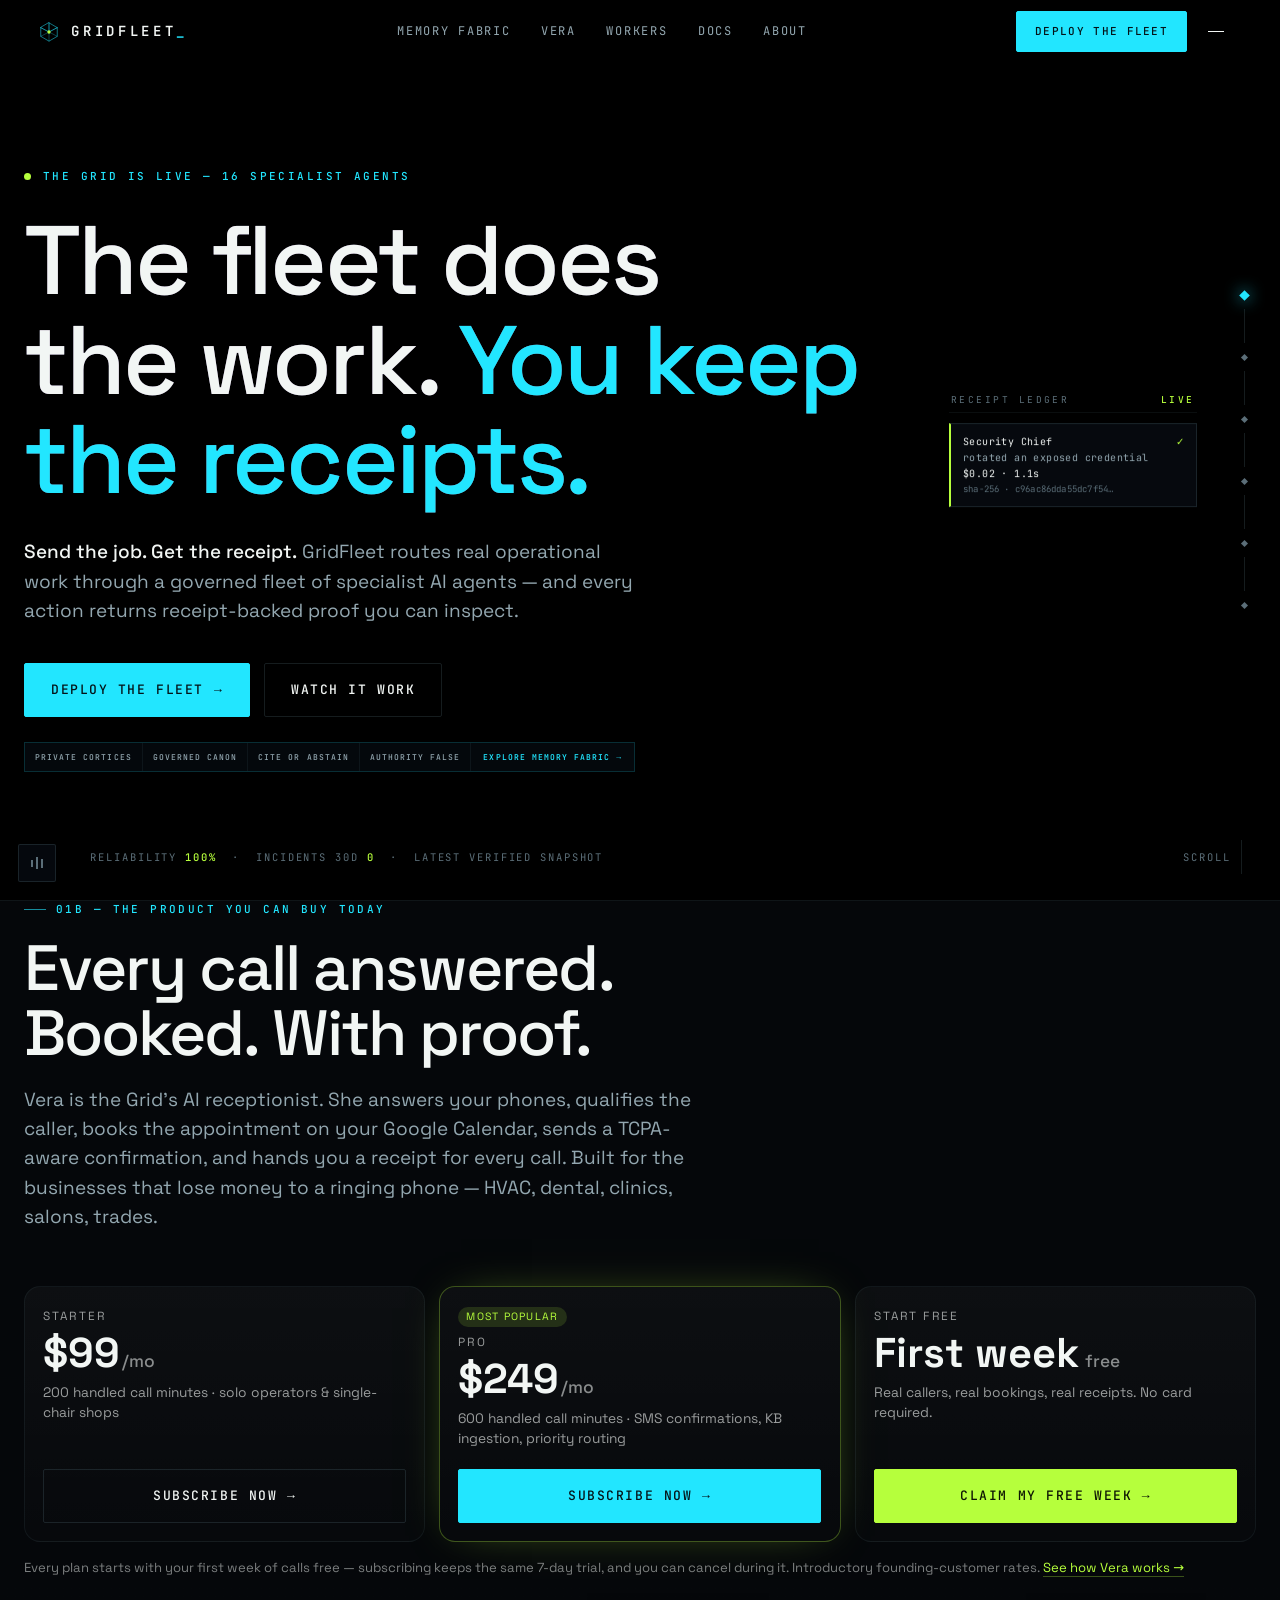
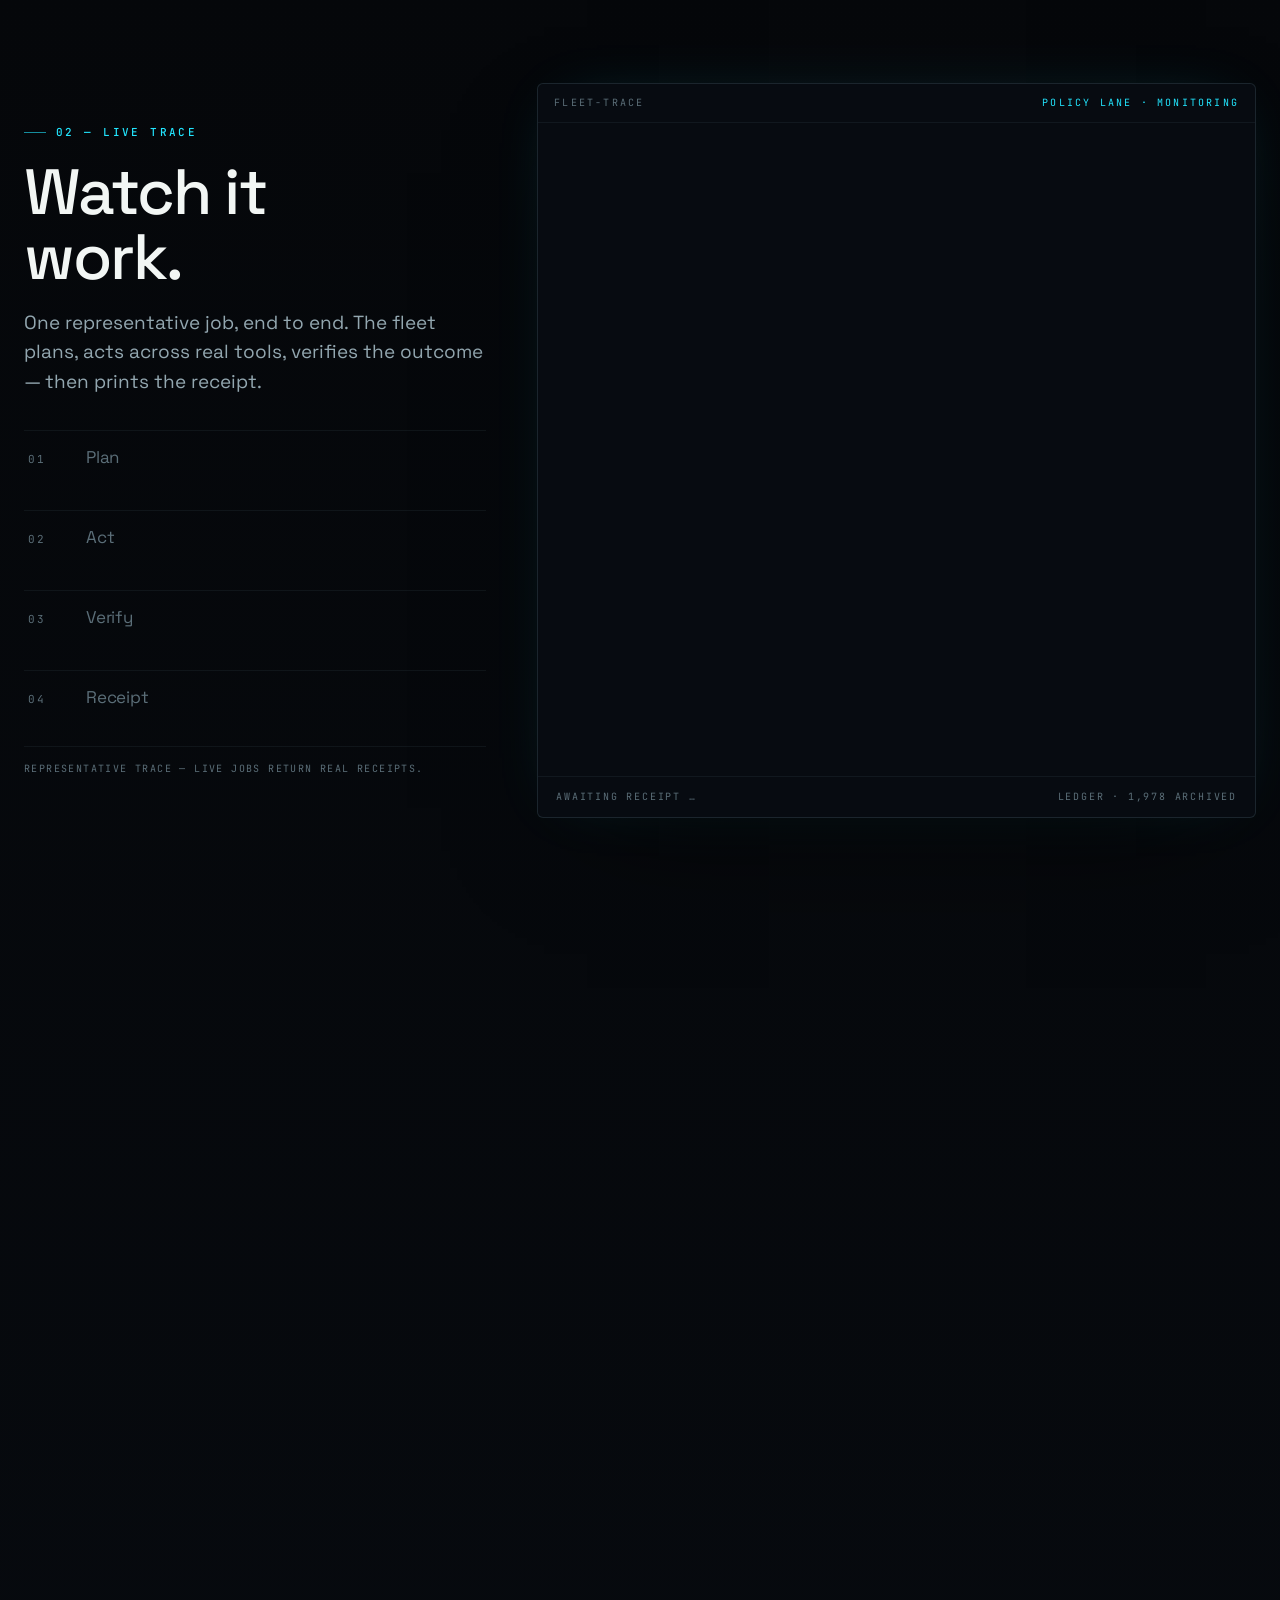
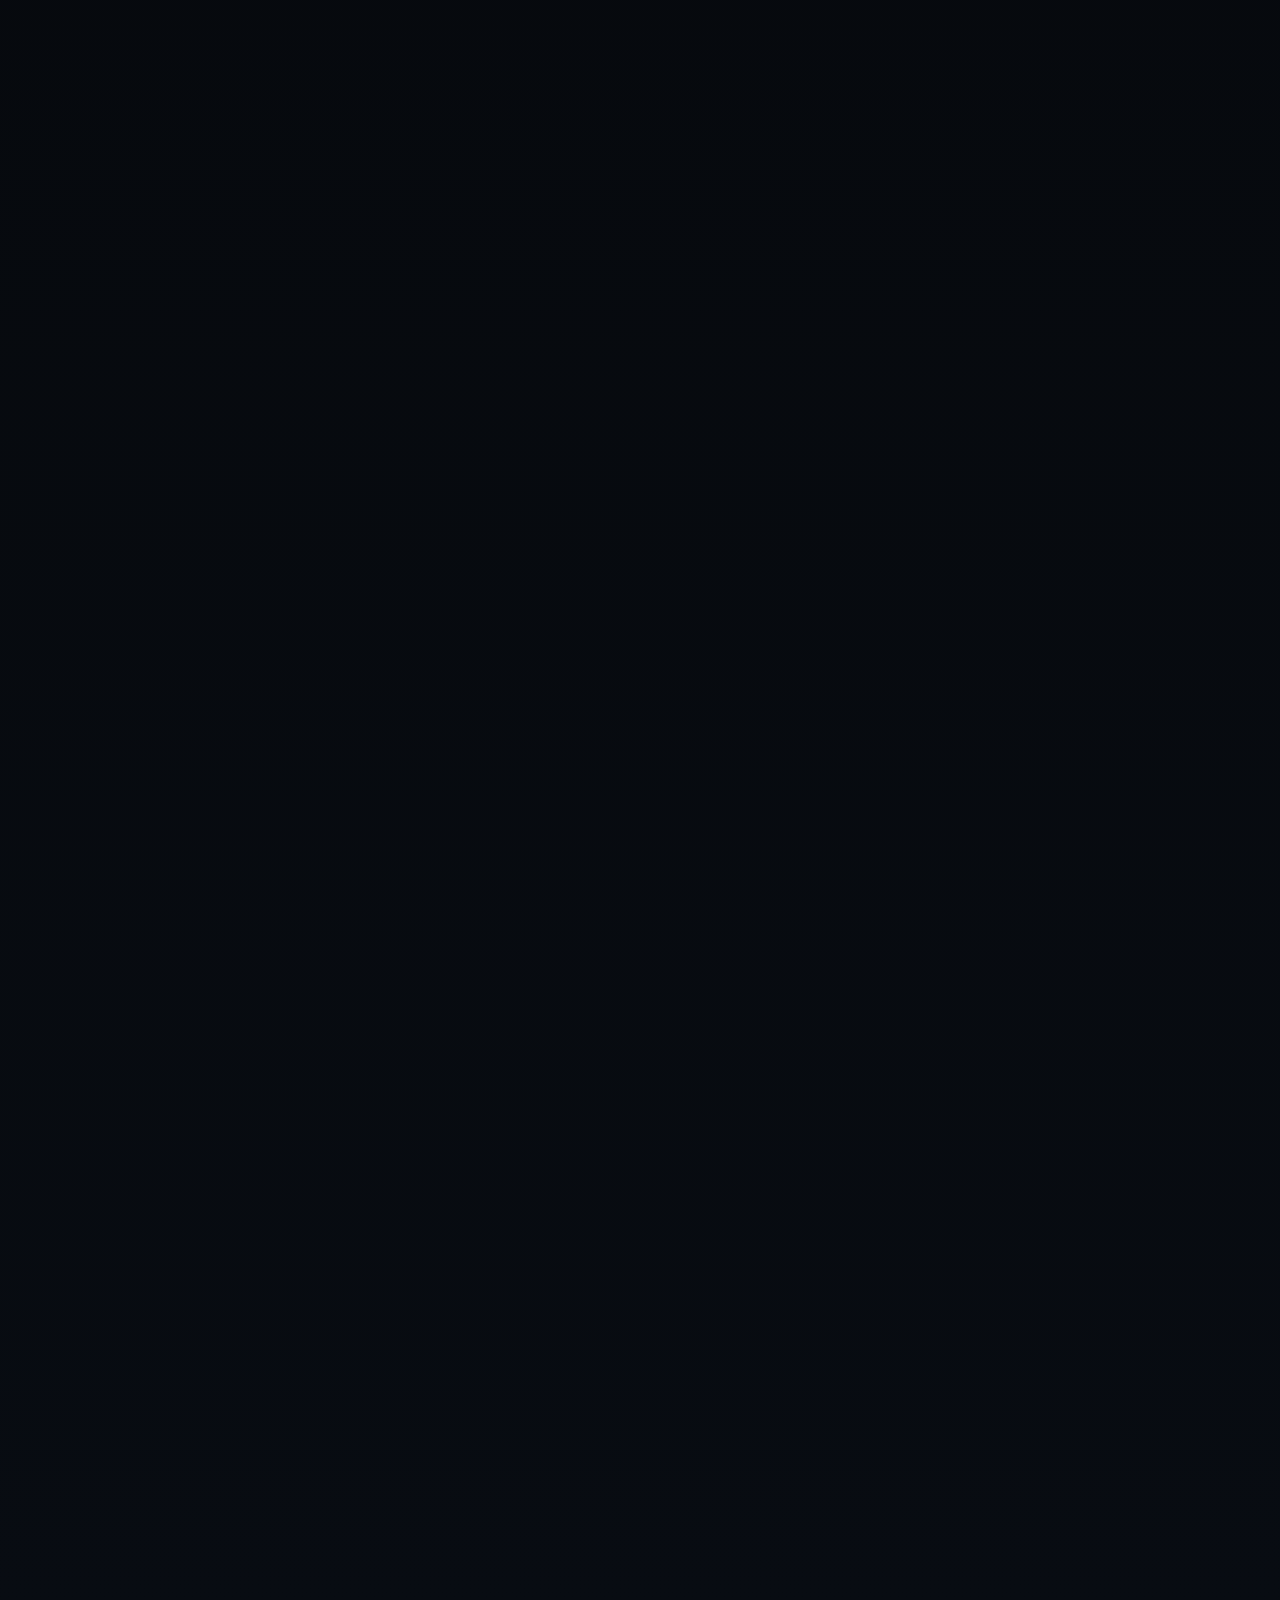
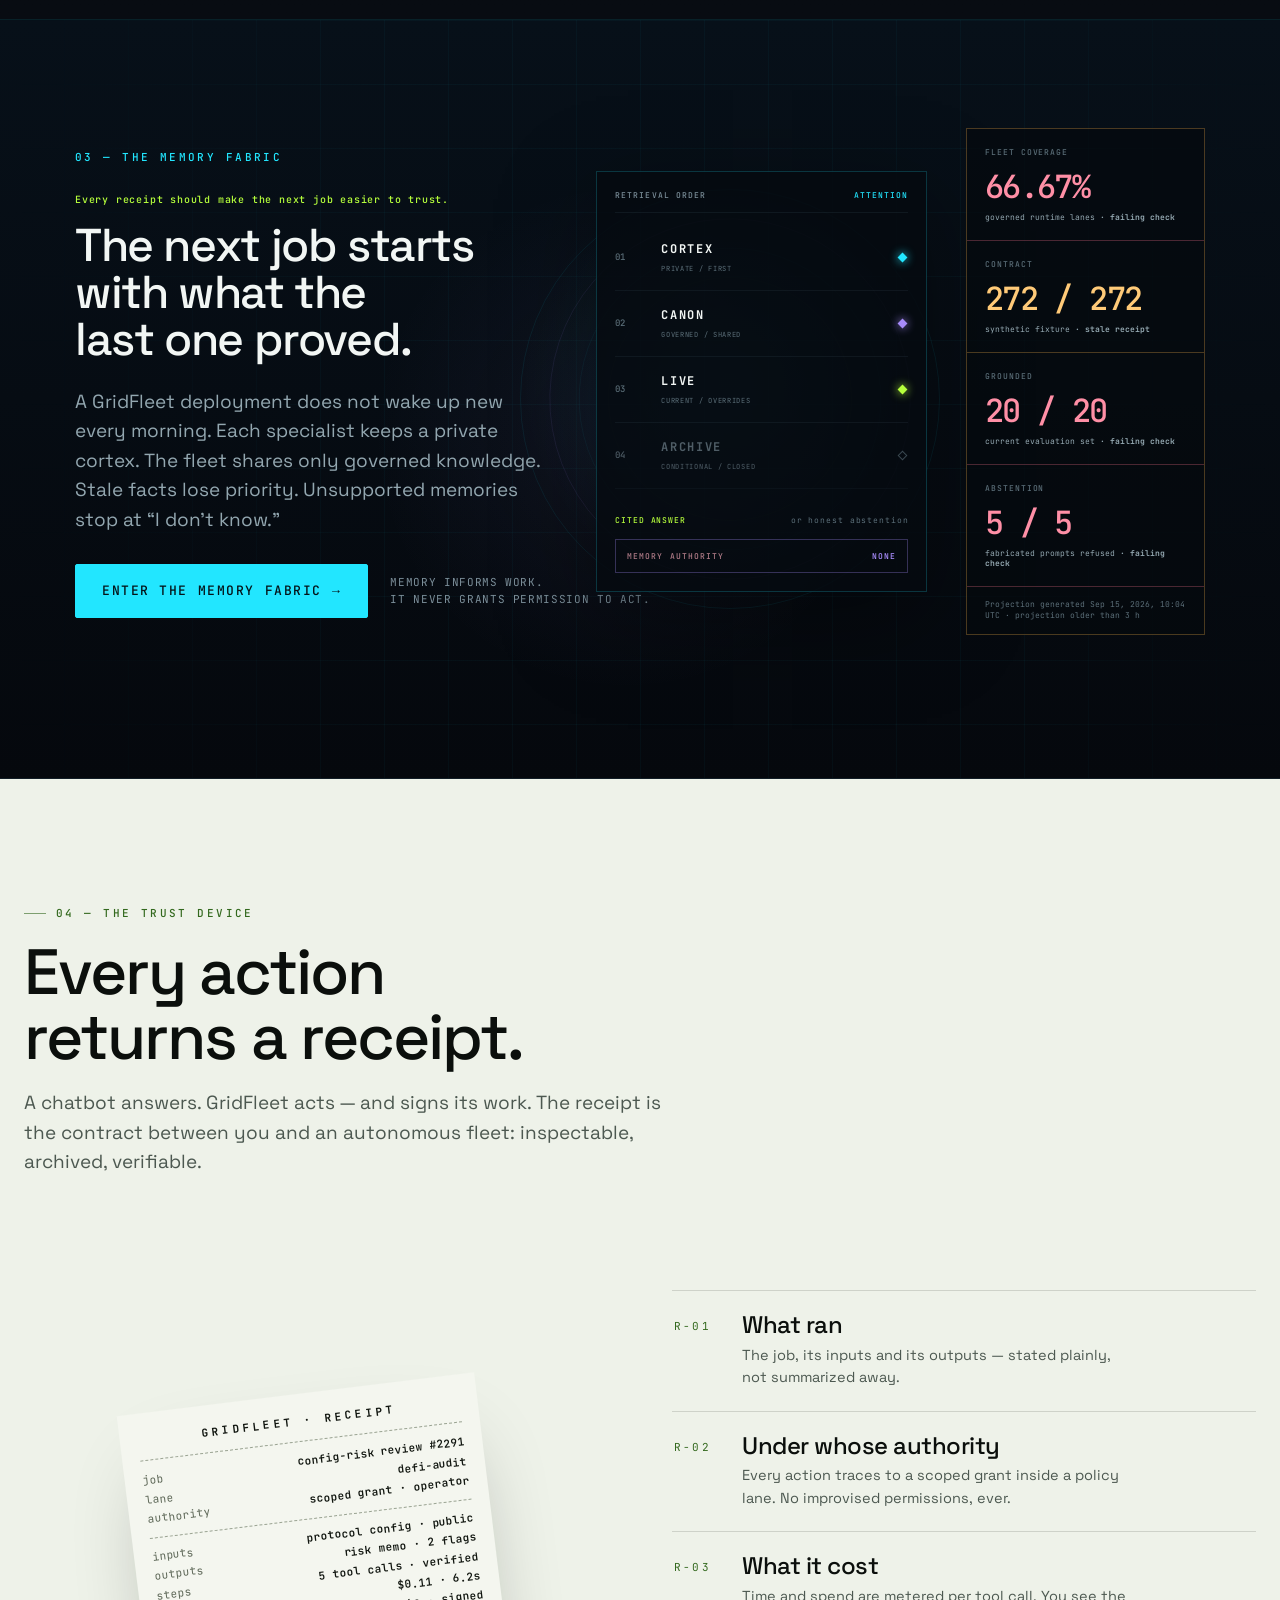
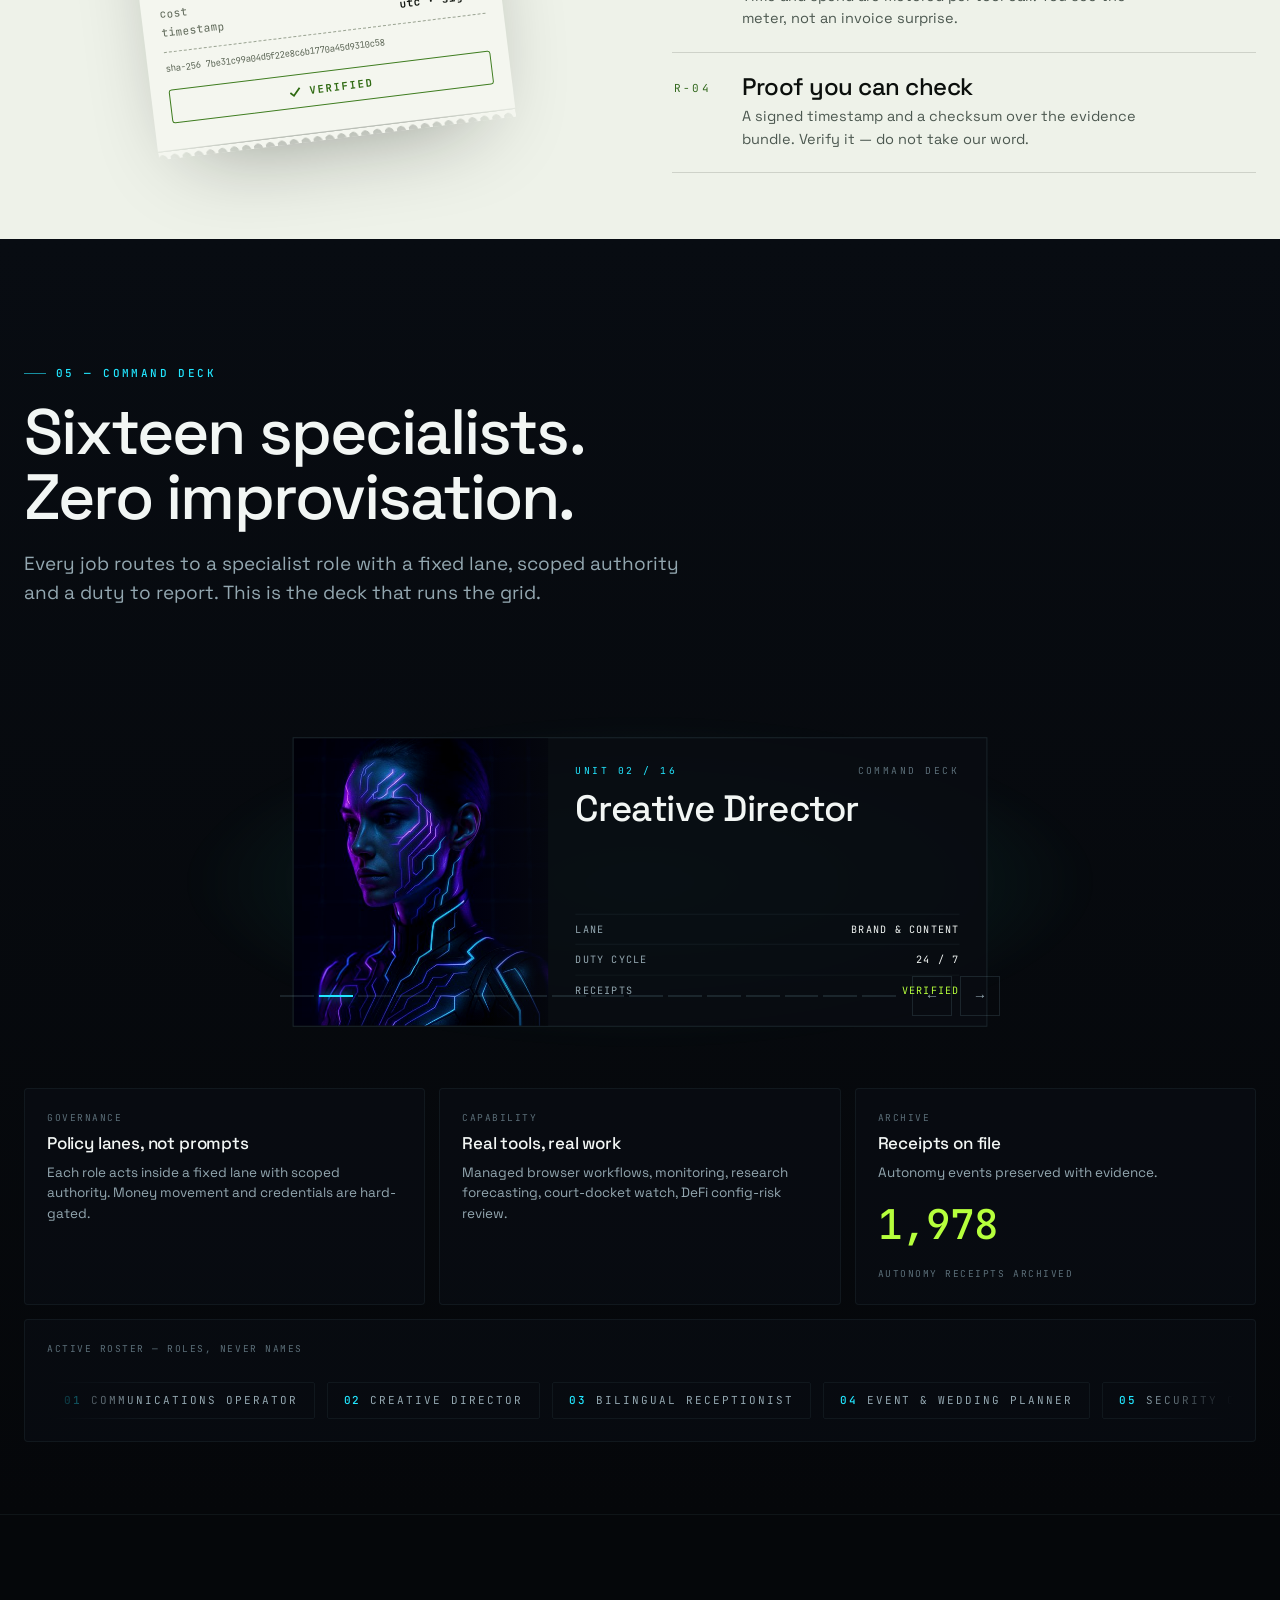
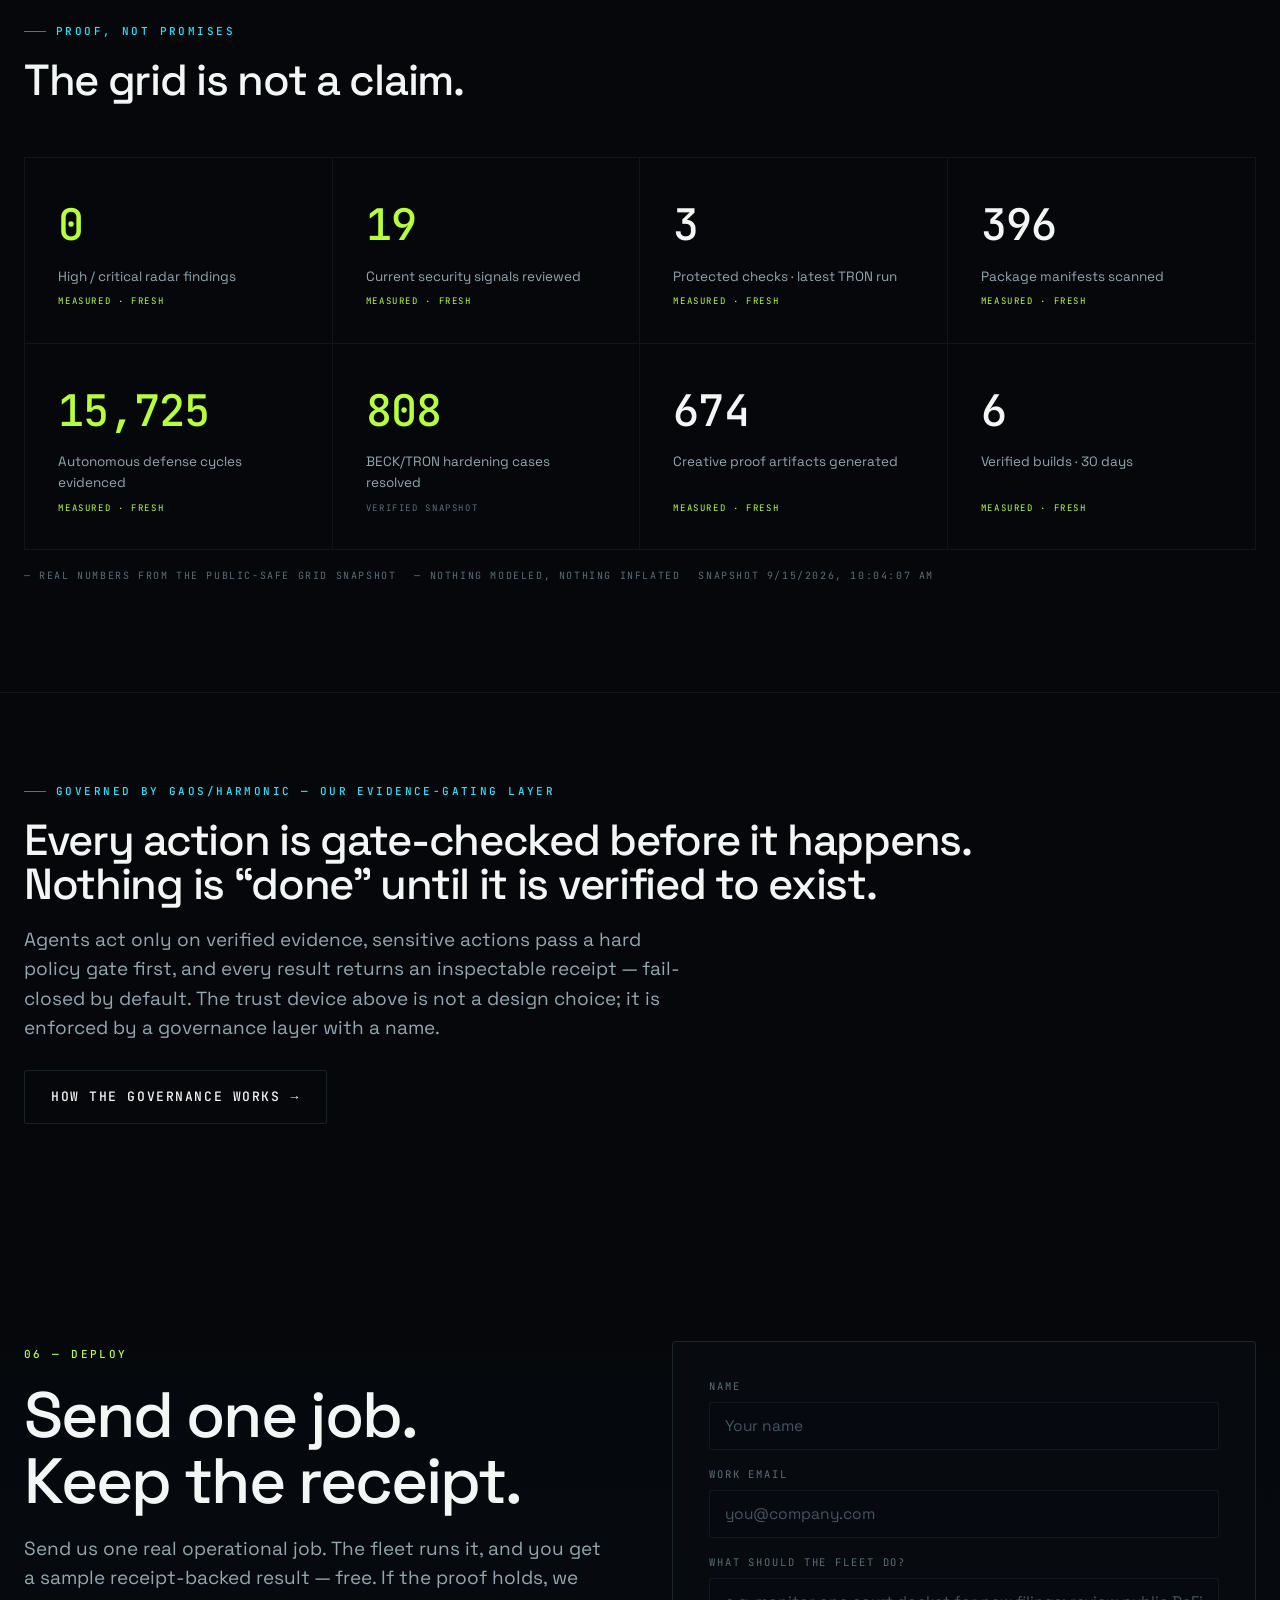
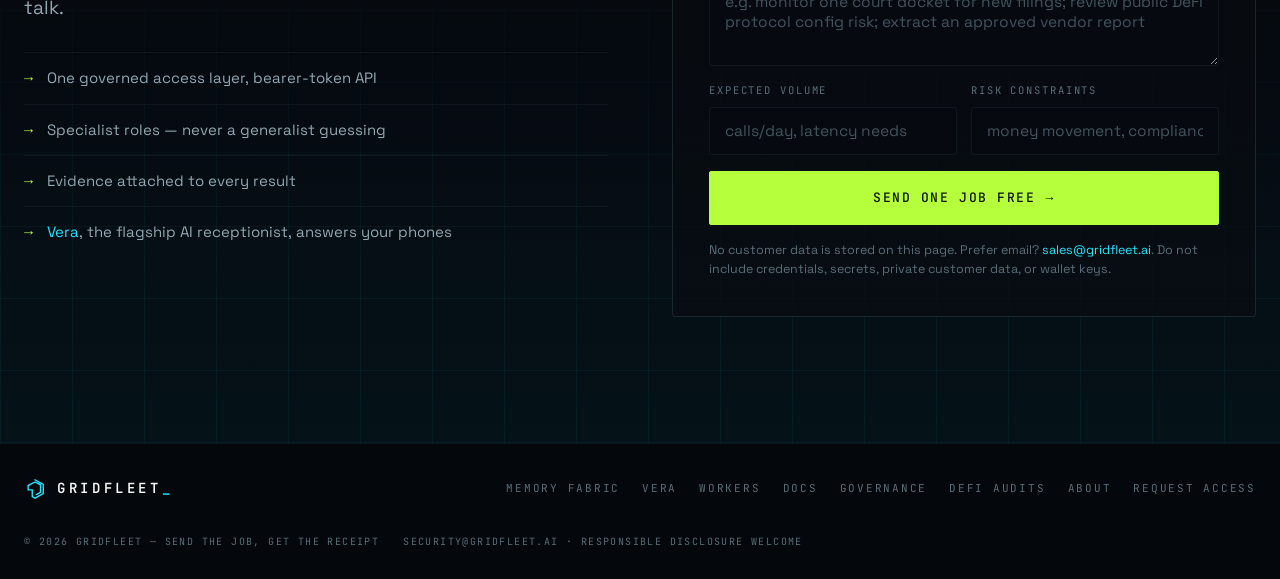
<file: index.html>
<!doctype html>
<html lang="en" class="no-js">
<head>
<meta charset="utf-8" />
<meta name="viewport" content="width=device-width, initial-scale=1, viewport-fit=cover" />
<meta name="referrer" content="strict-origin-when-cross-origin" />
<meta name="robots" content="index, follow, max-image-preview:large" />
<meta name="theme-color" content="#05070a" />
<title>GridFleet — AI agents that do the work and return proof</title>
<meta name="description" content="GridFleet routes real operational jobs through a governed fleet of specialist AI agents, then returns receipt-backed proof you can inspect. Send one real job and get a sample result free." />
<link rel="canonical" href="https://gridfleet.ai/" />
<meta property="og:title" content="GridFleet — send the job, get the receipt" />
<meta property="og:description" content="A governed command-deck fleet of specialist AI agents. Send one operational job, see it route through the fleet, and get receipt-backed proof you can inspect." />
<meta property="og:type" content="website" />
<meta property="og:url" content="https://gridfleet.ai/" />
<meta property="og:image" content="https://gridfleet.ai/og.png" />
<meta property="og:image:width" content="1200" /><meta property="og:image:height" content="630" />
<meta name="twitter:card" content="summary_large_image" />
<meta name="twitter:title" content="GridFleet — send the job, get the receipt" />
<meta name="twitter:image" content="https://gridfleet.ai/og.png" />
<link rel="icon" href="/assets/favicon.svg" type="image/svg+xml" />
<link rel="preload" href="/assets/fonts/space-grotesk-var.woff2" as="font" type="font/woff2" crossorigin />
<link rel="preload" href="/assets/fonts/jetbrains-mono-var.woff2" as="font" type="font/woff2" crossorigin />
<style>
/* critical fallback (before the stylesheet so it never overrides it) */
body{background:#05070a;color:#f2f6f4;font-family:ui-sans-serif,system-ui,sans-serif;margin:0}
#intro.gone{display:none}
</style>
<link rel="stylesheet" href="/assets/main.css" />
<script type="application/ld+json">
{
  "@context": "https://schema.org",
  "@graph": [
    {"@type":"Organization","@id":"https://gridfleet.ai/#org","name":"GridFleet","url":"https://gridfleet.ai","logo":"https://gridfleet.ai/og.png","email":"hello@gridfleet.ai","description":"GridFleet is a governed execution layer for AI operations: a coordinated fleet of specialist AI agents behind a single access layer. Capabilities include policy-scoped browser workflow support, monitoring, research forecasting, federal court-docket monitoring, and DeFi protocol config-risk review. Results return with inspectable receipts.","sameAs":["https://github.com/logikclaw"],"contactPoint":[{"@type":"ContactPoint","contactType":"sales","email":"sales@gridfleet.ai"},{"@type":"ContactPoint","contactType":"security","email":"security@gridfleet.ai"}]},
    {"@type":"WebSite","@id":"https://gridfleet.ai/#site","url":"https://gridfleet.ai","name":"GridFleet","publisher":{"@id":"https://gridfleet.ai/#org"}},
    {"@type":"Service","@id":"https://gridfleet.ai/#service","name":"GridFleet AI Operations","provider":{"@id":"https://gridfleet.ai/#org"},"serviceType":"Multi-agent AI execution platform","areaServed":"Worldwide","description":"Specialist AI roles for browser workflows, monitoring, research forecasting, and operational risk reviews, delivered through one governed access layer with receipt-backed verification."},
    {"@type":"Service","@id":"https://gridfleet.ai/memory#service","name":"GridFleet Memory Fabric","url":"https://gridfleet.ai/memory","provider":{"@id":"https://gridfleet.ai/#org"},"serviceType":"Governed continuity for multi-agent operations","description":"Scoped private cortex, governed shared canon, current-state checks, citation-required answers, honest abstention, and no action authority.","additionalProperty":[{"@type":"PropertyValue","name":"Action authority","value":false}]},
    {"@type":"FAQPage","@id":"https://gridfleet.ai/#faq","mainEntity":[
      {"@type":"Question","name":"What is GridFleet?","acceptedAnswer":{"@type":"Answer","text":"GridFleet is an execution layer for AI operations. Instead of a single chatbot, you send a job to a coordinated fleet of specialist AI agents that act across real tools, verify the outcome, and return a result with receipts - request ids, screenshots, source references, and verification notes - through one bearer-token API."}},
      {"@type":"Question","name":"How is GridFleet different from a chatbot?","acceptedAnswer":{"@type":"Answer","text":"A chatbot answers. GridFleet acts. Work runs inside governed lanes with specialist roles, real tool use, and evidence attached to every result, so an operator can inspect what happened rather than trust a claim."}},
      {"@type":"Question","name":"What can the fleet do?","acceptedAnswer":{"@type":"Answer","text":"Managed browser workflows, multi-agent monitoring and health checks, research forecasting, federal court-docket monitoring, and DeFi protocol configuration-risk review behind one governed access layer."}}
    ]}
  ]
}
</script>
<script>
/* inline data-URI seed so the first command-deck card renders a face even when /assets is blocked */
window.GF_SEED = "[data-uri]";
</script>
</head>
<body>

<!-- intro -->
<div id="intro" role="presentation">
  <div class="intro-floor" aria-hidden="true"></div>
  <div class="intro-horizon" aria-hidden="true"></div>
  <div class="intro-word" aria-hidden="true"><span>G</span><span>R</span><span>I</span><span>D</span><span>F</span><span>L</span><span>E</span><span>E</span><span>T</span></div>
  <div class="intro-bar" aria-hidden="true"><i></i></div>
  <div class="intro-sub" aria-hidden="true">Initializing the grid</div>
  <div class="intro-chip" aria-hidden="true">receipt #0001 &middot; verified &#10003;</div>
  <button class="intro-skip" id="intro-skip" type="button">Skip</button>
</div>
<script>
/* failsafe: never trap the page behind the intro if scripts are blocked */
setTimeout(function () {
  var i = document.getElementById("intro");
  if (i && !i.classList.contains("gone") && !window.__gfIntroLive) i.classList.add("gone");
}, 2600);
</script>

<!-- nav -->
<header class="nav" id="nav">
  <a class="brand" href="/" aria-label="GridFleet home">
    <svg viewBox="0 0 48 48" fill="none" aria-hidden="true">
      <g stroke="#22e6ff" stroke-linejoin="round" stroke-linecap="round">
        <path d="M24 4 L42 14.5 L42 33.5 L24 44 L6 33.5 L6 14.5 Z" stroke-width="2" opacity="0.55"/>
        <path d="M24 4 L24 24 M24 24 L42 14.5 M24 24 L6 14.5" stroke-width="2" opacity="0.72"/>
        <path d="M24 24 L24 44 M24 24 L42 33.5 M24 24 L6 33.5" stroke-width="1.5" opacity="0.4"/>
      </g>
      <circle cx="24" cy="24" r="3.6" fill="#b6ff3c"/>
    </svg>
    <b>GRIDFLEET<span class="brand-dot">_</span></b>
  </a>
  <nav class="nav-links" aria-label="Primary">
    <a href="/memory">Memory Fabric</a>
    <a href="/vera">Vera</a>
    <a href="/workers.html">Workers</a>
    <a href="/docs.html">Docs</a>
    <a href="/about.html">About</a>
  </nav>
  <div style="display:flex;align-items:center;gap:10px">
    <a class="btn btn--solid nav-cta" href="#deploy">Deploy the fleet</a>
    <button class="burger" id="burger" aria-label="Menu" aria-expanded="false" aria-controls="menu"><i></i><i></i><i></i></button>
  </div>
</header>

<!-- overlay menu -->
<div id="menu" role="dialog" aria-label="Site menu">
  <div class="menu-grid">
    <nav class="menu-main" aria-label="Scenes">
      <a href="#fleet"><small>01</small>The living fleet</a>
      <a href="#work"><small>02</small>Watch it work</a>
      <a href="#memory-fabric"><small>03</small>Memory Fabric</a>
      <a href="#receipts"><small>04</small>The receipt</a>
      <a href="#deck"><small>05</small>Command deck</a>
      <a href="#deploy"><small>06</small>Deploy</a>
    </nav>
    <nav class="menu-side" aria-label="Pages">
      <a href="/memory">Memory Fabric</a>
      <a href="/vera">Vera — AI receptionist</a>
      <a href="/workers.html">Hire a worker</a>
      <a href="/docs.html">API docs</a>
      <a href="/governance">Governance — the trust layer</a>
      <a href="/audits.html">DeFi audits</a>
      <a href="/about.html">About</a>
      <a href="/signup.html">Request access</a>
    </nav>
  </div>
  <div class="menu-foot">GridFleet — send the job · get the receipt</div>
</div>

<!-- scene progress rail -->
<div id="rail" aria-hidden="true">
  <button class="rail-node" type="button"><span class="rail-tip">Fleet</span></button>
  <div class="rail-seg"><i></i></div>
  <button class="rail-node" type="button"><span class="rail-tip">Work</span></button>
  <div class="rail-seg"><i></i></div>
  <button class="rail-node" type="button"><span class="rail-tip">Memory</span></button>
  <div class="rail-seg"><i></i></div>
  <button class="rail-node" type="button"><span class="rail-tip">Receipts</span></button>
  <div class="rail-seg"><i></i></div>
  <button class="rail-node" type="button"><span class="rail-tip">Deck</span></button>
  <div class="rail-seg"><i></i></div>
  <button class="rail-node" type="button"><span class="rail-tip">Deploy</span></button>
</div>

<main>

<!-- ============ scene 01 · living fleet ============ -->
<section class="hero scene" id="fleet" aria-label="The living fleet">
  <canvas id="fleet-canvas" aria-hidden="true"></canvas>

  <div class="hero-ledger" id="hero-ledger" aria-hidden="true">
    <div class="hl-head"><span>Receipt ledger</span><b>LIVE</b></div>
    <div class="hl-list" id="hl-list"></div>
  </div>

  <div class="hero-inner wrap">
    <div class="hero-eyebrow">
      <span class="pulse-dot" aria-hidden="true"></span>
      <span class="tag">The grid is live — 16 specialist agents</span>
    </div>
    <h1 class="h-xxl">
      <span class="line-mask"><span class="line-inner">The fleet does</span></span>
      <span class="line-mask"><span class="line-inner">the work. <span class="accent">You keep</span></span></span>
      <span class="line-mask"><span class="line-inner"><span class="accent">the receipts.</span></span></span>
    </h1>
    <p class="hero-sub"><strong>Send the job. Get the receipt.</strong> GridFleet routes real operational work through a governed fleet of specialist AI agents — and every action returns receipt-backed proof you can inspect.</p>
    <div class="hero-ctas">
      <a class="btn btn--solid" href="#deploy">Deploy the fleet <span class="btn-arrow" aria-hidden="true">&rarr;</span></a>
      <a class="btn btn--ghost" href="#work">Watch it work</a>
    </div>
    <a class="hero-memory-strip" href="/memory" aria-label="Explore GridFleet Memory Fabric">
      <span>PRIVATE CORTICES</span><span>GOVERNED CANON</span><span>CITE OR ABSTAIN</span><span>AUTHORITY FALSE</span><b>Explore Memory Fabric &rarr;</b>
    </a>
  </div>

  <div class="hero-foot">
    <span class="hf-live">Reliability <b>100%</b> &nbsp;·&nbsp; Incidents 30d <b>0</b><span class="hf-snap"> &nbsp;·&nbsp; latest verified snapshot</span></span>
    <span class="scroll-cue">Scroll <i aria-hidden="true"></i></span>
  </div>
</section>


<!-- ============ scene 01b · Vera, the flagship offer ============ -->
<section class="scene" id="vera-offer" aria-label="Vera — the flagship offer" style="border-top:1px solid var(--hair2)">
  <div class="wrap">
    <div class="scene-head">
      <span class="tag">01b — The product you can buy today</span>
      <h2 class="h-xl"><span class="line-mask"><span class="line-inner">Every call answered.</span></span><span class="line-mask"><span class="line-inner">Booked. With proof.</span></span></h2>
      <p class="lede">Vera is the Grid's AI receptionist. She answers your phones, qualifies the caller, books the appointment on your Google Calendar, sends a TCPA-aware confirmation, and hands you a receipt for every call. Built for the businesses that lose money to a ringing phone — HVAC, dental, clinics, salons, trades.</p>
    </div>

    <div class="vera-offer-grid">
      <article class="vera-offer-card">
        <span class="vo-name">Starter</span>
        <div class="vo-price">$99<small>/mo</small></div>
        <p class="vo-sub">200 handled call minutes · solo operators &amp; single-chair shops</p>
        <a class="btn btn--ghost plan-buy-home" data-plan-buy="home-starter" href="https://buy.stripe.com/3cI5kw8G4g5gdTefxRfnO00" rel="noopener">Subscribe now &rarr;</a>
      </article>
      <article class="vera-offer-card vera-offer-card--hot">
        <span class="vo-flag">Most popular</span>
        <span class="vo-name">Pro</span>
        <div class="vo-price">$249<small>/mo</small></div>
        <p class="vo-sub">600 handled call minutes · SMS confirmations, KB ingestion, priority routing</p>
        <a class="btn btn--solid plan-buy-home" data-plan-buy="home-pro" href="https://buy.stripe.com/aFa7sEaOcf1c2awadxfnO01" rel="noopener">Subscribe now &rarr;</a>
      </article>
      <article class="vera-offer-card">
        <span class="vo-name">Start free</span>
        <div class="vo-price">First week<small> free</small></div>
        <p class="vo-sub">Real callers, real bookings, real receipts. No card required.</p>
        <a class="btn btn--lime" href="/vera#signup">Claim my free week &rarr;</a>
      </article>
    </div>

    <p class="vera-offer-note">Every plan starts with your first week of calls free — subscribing keeps the same 7-day trial, and you can cancel during it. Introductory founding-customer rates. <a href="/vera">See how Vera works &rarr;</a></p>
  </div>
</section>

<!-- ============ scene 02 · watch it work ============ -->
<section class="scene" id="work" aria-label="Watch it work">
  <div class="work-pin">
    <div class="wrap work-grid">
      <div>
        <div class="scene-head" style="margin-bottom:0">
          <span class="tag">02 — Live trace</span>
          <h2 class="h-xl"><span class="line-mask"><span class="line-inner">Watch it</span></span><span class="line-mask"><span class="line-inner">work.</span></span></h2>
          <p class="lede">One representative job, end to end. The fleet plans, acts across real tools, verifies the outcome — then prints the receipt.</p>
        </div>
        <div class="work-steps" aria-hidden="true">
          <div class="work-step"><span class="ws-num">01</span><span><span class="ws-label">Plan</span><span class="ws-sub">Steps compiled inside a policy lane</span></span></div>
          <div class="work-step"><span class="ws-num">02</span><span><span class="ws-label">Act</span><span class="ws-sub">Real tool calls, metered time and cost</span></span></div>
          <div class="work-step"><span class="ws-num">03</span><span><span class="ws-label">Verify</span><span class="ws-sub">Evidence captured and checksummed</span></span></div>
          <div class="work-step"><span class="ws-num">04</span><span><span class="ws-label">Receipt</span><span class="ws-sub">Signed proof, archived to the ledger</span></span></div>
        </div>
        <p class="work-note">Representative trace — live jobs return real receipts.</p>
      </div>

      <div>
        <div class="console" role="img" aria-label="A GridFleet agent trace: plan, tool calls, verification, then a printed receipt">
          <div class="console-bar"><span>fleet-trace</span><span class="cb-live">policy lane · monitoring</span></div>
          <div class="console-body" id="console-body"></div>
          <div class="receipt-print-zone">
            <div class="receipt" id="work-receipt" aria-hidden="true">
              <div class="r-head">GRIDFLEET · RECEIPT</div>
              <div class="r-row"><span class="r-k">job</span><b>docket-watch #4187</b></div>
              <div class="r-row"><span class="r-k">lane</span><b>monitoring</b></div>
              <div class="r-row"><span class="r-k">authority</span><b>scoped grant · operator</b></div>
              <div class="r-div"></div>
              <div class="r-row"><span class="r-k">steps</span><b>3 tool calls · verified</b></div>
              <div class="r-row"><span class="r-k">output</span><b>2 filings · summary</b></div>
              <div class="r-row"><span class="r-k">cost</span><b>$0.06 · 3.6s</b></div>
              <div class="r-div"></div>
              <div class="r-hash">sha-256 a41c02f7d95e3b8ac16094fd2e7781cc9f27</div>
              <div class="r-seal"><svg viewBox="0 0 16 16" fill="none" aria-hidden="true"><path d="M2 8.5 6 12.5 14 3.5" stroke="currentColor" stroke-width="2.2"/></svg>VERIFIED</div>
            </div>
          </div>
          <div class="console-ledgerline"><span id="console-ledgerline-b">awaiting receipt …</span><span>ledger · 1,978 archived</span></div>
        </div>
      </div>
    </div>
  </div>
</section>

<!-- ============ scene 03 · the receipt (paper band) ============ -->
<span id="intelligence" class="compat-anchor" aria-hidden="true"></span>
<!-- scene 03 / GridFleet Memory Fabric -->
<section class="scene home-memory" id="memory-fabric" aria-label="GridFleet Memory Fabric">
  <div class="home-memory-field" aria-hidden="true"><i></i><i></i><i></i><i></i></div>
  <div class="wrap home-memory-grid">
    <div class="home-memory-copy">
      <span class="tag">03 &mdash; THE MEMORY FABRIC</span>
      <p class="home-memory-kicker">Every receipt should make the next job easier to trust.</p>
      <h2 class="h-xl"><span class="line-mask"><span class="line-inner">The next job starts</span></span><span class="line-mask"><span class="line-inner">with what the</span></span><span class="line-mask"><span class="line-inner">last one proved.</span></span></h2>
      <p class="lede">A GridFleet deployment does not wake up new every morning. Each specialist keeps a private cortex. The fleet shares only governed knowledge. Stale facts lose priority. Unsupported memories stop at &ldquo;I don&rsquo;t know.&rdquo;</p>
      <div class="home-memory-actions"><a class="btn btn--solid" href="/memory">Enter the Memory Fabric <span class="btn-arrow" aria-hidden="true">&rarr;</span></a><span>Memory informs work.<br />It never grants permission to act.</span></div>
    </div>
    <div class="home-memory-instrument" aria-label="Four-tier Memory Fabric retrieval order">
      <div class="hmi-head"><span>RETRIEVAL ORDER</span><b data-memory-state>LOADING</b></div>
      <ol>
        <li><span>01</span><div><b>CORTEX</b><small>PRIVATE / FIRST</small></div><i></i></li>
        <li><span>02</span><div><b>CANON</b><small>GOVERNED / SHARED</small></div><i></i></li>
        <li><span>03</span><div><b>LIVE</b><small>CURRENT / OVERRIDES</small></div><i></i></li>
        <li class="is-conditional"><span>04</span><div><b>ARCHIVE</b><small>CONDITIONAL / CLOSED</small></div><i></i></li>
      </ol>
      <div class="hmi-output"><span>CITED ANSWER</span><b>or honest abstention</b></div>
      <div class="hmi-gate"><span>MEMORY AUTHORITY</span><b>NONE</b></div>
    </div>
    <div class="home-memory-proof" aria-label="Live aggregate Memory Fabric proof" aria-live="polite">
      <article><span>Fleet coverage</span><strong data-memory-value="fleet">&mdash;</strong><small>governed runtime lanes</small></article>
      <article><span>Contract</span><strong data-memory-value="contract">&mdash;</strong><small>synthetic fixture</small></article>
      <article><span>Grounded</span><strong data-memory-value="grounded">&mdash;</strong><small>current evaluation set</small></article>
      <article><span>Abstention</span><strong data-memory-value="proof-abstain">&mdash;</strong><small>fabricated prompts refused</small></article>
      <p data-memory-generated>Connecting to aggregate proof&hellip;</p>
    </div>
  </div>
</section>

<section class="scene" id="receipts" aria-label="Every action returns a receipt">
  <div class="wrap">
    <div class="scene-head">
      <span class="tag scene-tag-current">04 &mdash; The trust device</span>
      <span class="tag">03 — The trust device</span>
      <h2 class="h-xl"><span class="line-mask"><span class="line-inner">Every action</span></span><span class="line-mask"><span class="line-inner">returns a receipt.</span></span></h2>
      <p class="lede">A chatbot answers. GridFleet acts — and signs its work. The receipt is the contract between you and an autonomous fleet: inspectable, archived, verifiable.</p>
    </div>
    <div class="paper-grid">
      <div class="anatomy fade-up">
        <div class="receipt" aria-hidden="true">
          <div class="r-head">GRIDFLEET · RECEIPT</div>
          <div class="r-row"><span class="r-k">job</span><b>config-risk review #2291</b></div>
          <div class="r-row"><span class="r-k">lane</span><b>defi-audit</b></div>
          <div class="r-row"><span class="r-k">authority</span><b>scoped grant · operator</b></div>
          <div class="r-div"></div>
          <div class="r-row"><span class="r-k">inputs</span><b>protocol config · public</b></div>
          <div class="r-row"><span class="r-k">outputs</span><b>risk memo · 2 flags</b></div>
          <div class="r-row"><span class="r-k">steps</span><b>5 tool calls · verified</b></div>
          <div class="r-row"><span class="r-k">cost</span><b>$0.11 · 6.2s</b></div>
          <div class="r-row"><span class="r-k">timestamp</span><b>utc · signed</b></div>
          <div class="r-div"></div>
          <div class="r-hash">sha-256 7be31c99a04d5f22e8c6b1770a45d9310c58</div>
          <div class="r-seal"><svg viewBox="0 0 16 16" fill="none" aria-hidden="true"><path d="M2 8.5 6 12.5 14 3.5" stroke="currentColor" stroke-width="2.2"/></svg>VERIFIED</div>
        </div>
      </div>
      <div class="anatomy-notes">
        <div class="an-item fade-up"><span class="an-num">R-01</span><div><h3>What ran</h3><p>The job, its inputs and its outputs — stated plainly, not summarized away.</p></div></div>
        <div class="an-item fade-up"><span class="an-num">R-02</span><div><h3>Under whose authority</h3><p>Every action traces to a scoped grant inside a policy lane. No improvised permissions, ever.</p></div></div>
        <div class="an-item fade-up"><span class="an-num">R-03</span><div><h3>What it cost</h3><p>Time and spend are metered per tool call. You see the meter, not an invoice surprise.</p></div></div>
        <div class="an-item fade-up"><span class="an-num">R-04</span><div><h3>Proof you can check</h3><p>A signed timestamp and a checksum over the evidence bundle. Verify it — do not take our word.</p></div></div>
      </div>
    </div>
  </div>
</section>

<!-- ============ scene 04a · command deck ============ -->
<section class="scene" id="deck" aria-label="Command deck">
  <div class="wrap">
    <div class="scene-head">
      <span class="tag scene-tag-current">05 &mdash; Command deck</span>
      <span class="tag">04 — Command deck</span>
      <h2 class="h-xl"><span class="line-mask"><span class="line-inner">Sixteen specialists.</span></span><span class="line-mask"><span class="line-inner">Zero improvisation.</span></span></h2>
      <p class="lede">Every job routes to a specialist role with a fixed lane, scoped authority and a duty to report. This is the deck that runs the grid.</p>
    </div>

    <div class="deck-stage" id="deck-stage">
      <div class="deck-glow" id="deck-glow" aria-hidden="true"></div>
      <div class="deck-panel" id="deck-panel" aria-live="polite" aria-label="Fleet specialist roster">
        <div class="deck-face" style="visibility:visible">
          <div class="deck-ava" data-layer><img alt="Communications Operator — fleet specialist" src="[data-uri]"></div>
          <div class="deck-info">
            <div class="deck-unit" data-layer><span>Unit 01 / 16</span><span class="du-r">Command deck</span></div>
            <h3 class="deck-title" data-layer>Communications Operator</h3>
            <div class="deck-meta">
              <div class="dm-row" data-layer><span>Lane</span><span class="dm-v">Comms &amp; Routing</span></div>
              <div class="dm-row" data-layer><span>Duty cycle</span><span class="dm-v">24 / 7</span></div>
              <div class="dm-row dm-hide-m" data-layer><span>Receipts</span><span class="dm-v lm">Verified</span></div>
            </div>
          </div>
        </div>
        <div class="deck-face"></div>
        <div class="deck-scan" id="deck-scan"></div>
      </div>
    </div>
    <div class="deck-controls">
      <div class="deck-ticks" id="deck-ticks" role="tablist" aria-label="Specialists"></div>
      <div class="deck-arrows">
        <button id="deck-prev" aria-label="Previous specialist">&larr;</button>
        <button id="deck-next" aria-label="Next specialist">&rarr;</button>
      </div>
    </div>

    <div class="bento">
      <div class="bento-card b-4 fade-up">
        <span class="bc-note">Governance</span>
        <h3>Policy lanes, not prompts</h3>
        <p>Each role acts inside a fixed lane with scoped authority. Money movement and credentials are hard-gated.</p>
      </div>
      <div class="bento-card b-4 fade-up">
        <span class="bc-note">Capability</span>
        <h3>Real tools, real work</h3>
        <p>Managed browser workflows, monitoring, research forecasting, court-docket watch, DeFi config-risk review.</p>
      </div>
      <div class="bento-card b-4 fade-up">
        <span class="bc-note">Archive</span>
        <h3>Receipts on file</h3>
        <p>Autonomy events preserved with evidence.</p>
        <span class="bc-big" data-count="1978" data-metric="tron.autopilot_receipts">0</span>
        <span class="bc-note">autonomy receipts archived</span>
      </div>
      <div class="bento-card b-12 fade-up" style="min-height:0">
        <span class="bc-note">Active roster — roles, never names</span>
        <div class="ticker" aria-hidden="true">
          <div class="ticker-track" id="ticker-track">
            <span><b>01</b> Communications Operator</span><span><b>02</b> Creative Director</span><span><b>03</b> Bilingual Receptionist</span><span><b>04</b> Event &amp; Wedding Planner</span><span><b>05</b> Security Chief</span><span><b>06</b> Finance Operator</span><span><b>07</b> Grid Doctor</span><span><b>08</b> Infrastructure Operator</span><span><b>09</b> Release Engineer</span><span><b>10</b> Safety Auditor</span><span><b>11</b> Growth &amp; Social</span><span><b>12</b> Red Team</span><span><b>13</b> Comms Engineer</span><span><b>14</b> Markets Desk</span><span><b>15</b> Public Red-Team</span><span><b>16</b> Operations PM</span>
            <span><b>01</b> Communications Operator</span><span><b>02</b> Creative Director</span><span><b>03</b> Bilingual Receptionist</span><span><b>04</b> Event &amp; Wedding Planner</span><span><b>05</b> Security Chief</span><span><b>06</b> Finance Operator</span><span><b>07</b> Grid Doctor</span><span><b>08</b> Infrastructure Operator</span><span><b>09</b> Release Engineer</span><span><b>10</b> Safety Auditor</span><span><b>11</b> Growth &amp; Social</span><span><b>12</b> Red Team</span><span><b>13</b> Comms Engineer</span><span><b>14</b> Markets Desk</span><span><b>15</b> Public Red-Team</span><span><b>16</b> Operations PM</span>
          </div>
        </div>
      </div>
    </div>
  </div>
</section>

<!-- ============ scene 04b · proof ============ -->
<section class="scene" id="proof" aria-label="Proof, not promises">
  <div class="wrap">
    <div class="scene-head">
      <span class="tag">Proof, not promises</span>
      <h2 class="h-l"><span class="line-mask"><span class="line-inner">The grid is not a claim.</span></span></h2>
    </div>
    <div class="proof-grid fade-up">
      <div class="proof-cell hot"><div class="pc-num" data-count="0" data-metric="security.radar_high_critical">0</div><div class="pc-label">High / critical radar findings</div><div class="pc-fresh live">measured feed</div></div>
      <div class="proof-cell hot"><div class="pc-num" data-count="19" data-metric="security.radar_signals_reviewed">0</div><div class="pc-label">Current security signals reviewed</div><div class="pc-fresh live">measured feed</div></div>
      <div class="proof-cell"><div class="pc-num" data-count="3" data-metric="tron.protected_checks_last_run">0</div><div class="pc-label">Protected checks · latest TRON run</div><div class="pc-fresh live">receipt-backed</div></div>
      <div class="proof-cell"><div class="pc-num" data-count="396" data-metric="security.package_files_scanned">0</div><div class="pc-label">Package manifests scanned</div><div class="pc-fresh live">measured feed</div></div>
      <div class="proof-cell hot"><div class="pc-num" data-count="15725" data-metric="tron.security_cycles_lifetime">0</div><div class="pc-label">Autonomous defense cycles evidenced</div><div class="pc-fresh live">cumulative receipt ledger</div></div>
      <div class="proof-cell hot"><div class="pc-num" data-count="808" data-metric="tron.hardening_cases_resolved">0</div><div class="pc-label">BECK/TRON hardening cases resolved</div><div class="pc-fresh">evidence-backed lifetime</div></div>
      <div class="proof-cell"><div class="pc-num" data-count="674" data-metric="creative.assets_generated">0</div><div class="pc-label">Creative proof artifacts generated</div><div class="pc-fresh live">live feed</div></div>
      <div class="proof-cell"><div class="pc-num" data-count="6" data-metric="deployment.builds_deployed_30d">0</div><div class="pc-label">Verified builds · 30 days</div><div class="pc-fresh live">live feed</div></div>
    </div>
    <div class="proof-legend">
      <span>— real numbers from the public-safe grid snapshot</span>
      <span>— nothing modeled, nothing inflated</span>
      <span data-proof-generated>snapshot loading</span>
    </div>
  </div>
</section>

<!-- ============ living intelligence ============ -->
<section class="scene legacy-intelligence" id="legacy-intelligence" aria-label="Legacy Living Grid intelligence" hidden>
  <div class="wrap"><div class="living-intelligence fade-up" data-living-intelligence><p class="lede">Waking the fleet’s living memory…</p></div></div>
</section>
<style>
.living-intelligence{position:relative;overflow:hidden;display:grid;grid-template-columns:minmax(260px,.75fr) 1.15fr 1fr;gap:clamp(24px,4vw,64px);align-items:center;min-height:620px;padding:clamp(28px,5vw,72px)}
.li-orbit{position:relative;aspect-ratio:1;min-width:250px;filter:drop-shadow(0 0 30px rgba(47,225,255,.2))}.li-orbit span{position:absolute;inset:38%;border-radius:50%;background:#d9fbff;box-shadow:0 0 18px #fff,0 0 50px #22e6ff,0 0 100px rgba(168,85,247,.8);animation:brainpulse 3s ease-in-out infinite}.li-orbit i{position:absolute;inset:calc(12% + var(--n,0)*5%);border:1px solid rgba(89,230,255,.25);border-radius:48% 52% 55% 45%;animation:brainorbit calc(14s + var(--n,0)*3s) linear infinite}.li-orbit i:nth-child(1){--n:0}.li-orbit i:nth-child(2){--n:1;animation-direction:reverse}.li-orbit i:nth-child(3){--n:2;transform:rotate(45deg)}.li-orbit i:nth-child(4){--n:3;animation-direction:reverse}.li-orbit i:nth-child(5){--n:4;transform:rotate(80deg)}
.li-copy h2{margin-top:18px}.li-principles{display:grid;gap:8px;margin-top:24px}.li-principles span{padding:10px 12px;border-left:2px solid rgba(65,226,255,.45);background:rgba(255,255,255,.025);font-size:12px;color:rgba(230,240,248,.74)}
.li-metrics{display:grid;grid-template-columns:1fr 1fr;gap:10px}.li-metrics article{min-height:126px;padding:20px;border:1px solid rgba(255,255,255,.08);border-radius:20px;background:rgba(0,0,0,.28);backdrop-filter:blur(12px)}.li-metrics b{display:block;font:500 clamp(26px,3vw,44px)/1 var(--mono,monospace);color:#ecfdff}.li-metrics span{display:block;margin-top:12px;font-size:11px;line-height:1.4;text-transform:uppercase;letter-spacing:.12em;color:rgba(220,235,244,.5)}
.li-foot{position:absolute;left:clamp(28px,5vw,72px);right:clamp(28px,5vw,72px);bottom:24px;display:flex;justify-content:space-between;gap:18px;padding-top:14px;border-top:1px solid rgba(255,255,255,.08);font:10px var(--mono,monospace);text-transform:uppercase;letter-spacing:.1em;color:rgba(220,235,244,.42)}.li-foot .live{color:#9dffbf}.li-foot .live:before{content:"";display:inline-block;width:6px;height:6px;margin-right:7px;border-radius:50%;background:#64ff9b;box-shadow:0 0 12px #64ff9b}
@keyframes brainorbit{to{transform:rotate(360deg)}}@keyframes brainpulse{50%{transform:scale(1.18);opacity:.78}}@media(max-width:980px){.living-intelligence{grid-template-columns:1fr;min-height:0}.li-orbit{max-width:340px;margin:auto}.li-foot{position:static;grid-column:1;flex-direction:column}.li-metrics{grid-template-columns:repeat(3,1fr)}}@media(max-width:640px){.li-metrics{grid-template-columns:1fr 1fr}}
</style>

<!-- ============ scene 04c · governance trust band ============ -->
<section class="scene" id="governed" aria-label="Governed by GAOS/HARMONIC" style="padding:clamp(70px,10vh,110px) 0;border-top:1px solid var(--hair2)">
  <div class="wrap">
    <div class="scene-head" style="margin-bottom:28px">
      <span class="tag">Governed by GAOS/HARMONIC — our evidence-gating layer</span>
      <h2 class="h-l"><span class="line-mask"><span class="line-inner">Every action is gate-checked before it happens.</span></span><span class="line-mask"><span class="line-inner">Nothing is &ldquo;done&rdquo; until it is verified to exist.</span></span></h2>
      <p class="lede">Agents act only on verified evidence, sensitive actions pass a hard policy gate first, and every result returns an inspectable receipt — fail-closed by default. The trust device above is not a design choice; it is enforced by a governance layer with a name.</p>
    </div>
    <a class="btn btn--ghost" href="/governance">How the governance works <span class="btn-arrow" aria-hidden="true">&rarr;</span></a>
  </div>
</section>

<!-- ============ scene 05 · deploy ============ -->
<section class="scene" id="deploy" aria-label="Deploy">
  <div class="wrap deploy-grid">
    <div class="deploy-copy">
      <span class="tag tag--lime scene-tag-current">06 &mdash; Deploy</span>
      <span class="tag tag--lime">05 — Deploy</span>
      <h2 class="h-xl" style="margin-top:18px">
        <span class="line-mask"><span class="line-inner">Send one job.</span></span>
        <span class="line-mask"><span class="line-inner">Keep the receipt.</span></span>
      </h2>
      <p class="lede" style="margin-top:20px">Send us one real operational job. The fleet runs it, and you get a sample receipt-backed result — free. If the proof holds, we talk.</p>
      <ul class="deploy-points">
        <li>One governed access layer, bearer-token API</li>
        <li>Specialist roles — never a generalist guessing</li>
        <li>Evidence attached to every result</li>
        <li><span><a href="/vera" style="color:var(--cyan)">Vera</a>, the flagship AI receptionist, answers your phones</span></li>
      </ul>
    </div>
    <form class="form fade-up" data-early-access action="/api/early-access" method="post">
      <label>Name<input type="text" name="name" autocomplete="name" placeholder="Your name" /></label>
      <label>Work email<input type="email" name="email" required autocomplete="email" placeholder="you@company.com" /></label>
      <label>What should the fleet do?<textarea name="message" required rows="3" placeholder="e.g. monitor one court docket for new filings; review public DeFi protocol config risk; extract an approved vendor report"></textarea></label>
      <div class="form-row">
        <label>Expected volume<input type="text" name="volume" placeholder="calls/day, latency needs" /></label>
        <label>Risk constraints<input type="text" name="risk" placeholder="money movement, compliance" /></label>
      </div>
      <label style="position:absolute;left:-9999px;top:auto;height:1px;width:1px;overflow:hidden" aria-hidden="true">Website<input type="text" name="website" tabindex="-1" autocomplete="off" /></label>
      <button class="btn btn--lime" type="submit" style="justify-content:center">Send one job free <span class="btn-arrow" aria-hidden="true">&rarr;</span></button>
      <p class="form-status" role="status" aria-live="polite"></p>
      <p class="form-note">No customer data is stored on this page. Prefer email? <a href="mailto:sales@gridfleet.ai">sales@gridfleet.ai</a>. Do not include credentials, secrets, private customer data, or wallet keys.</p>
    </form>
  </div>
</section>

</main>

<footer>
  <div class="wrap">
    <div class="foot-in">
      <a class="brand" href="/" aria-label="GridFleet home">
        <svg viewBox="0 0 24 24" fill="none" aria-hidden="true"><path d="M12 2 21 7v10l-9 5-3-1.7V13H4.5V8.2L12 4.3l6 3.1v8.2l-4.5 2.5" stroke="#22e6ff" stroke-width="1.5" stroke-linecap="square"/></svg>
        <b>GRIDFLEET<span class="brand-dot">_</span></b>
      </a>
      <nav class="foot-links" aria-label="Footer">
        <a href="/memory">Memory Fabric</a>
        <a href="/vera">Vera</a>
        <a href="/workers.html">Workers</a>
        <a href="/docs.html">Docs</a>
        <a href="/governance">Governance</a>
        <a href="/audits.html">DeFi audits</a>
        <a href="/about.html">About</a>
        <a href="/signup.html">Request access</a>
      </nav>
    </div>
    <div class="foot-fine">
      <span>&copy; <span id="yr">2026</span> GridFleet — send the job, get the receipt</span>
      <span><a href="mailto:security@gridfleet.ai" style="color:inherit">security@gridfleet.ai</a> · responsible disclosure welcome</span>
    </div>
  </div>
</footer>

<script src="/assets/vendor/gsap.min.js" defer></script>
<script src="/assets/vendor/ScrollTrigger.min.js" defer></script>
<script src="/assets/vendor/lenis.min.js" defer></script>
<script src="/assets/fleet-gl.js" defer></script>
<script src="/assets/main.js" defer></script>
<script src="/assets/memory-fabric.js" defer></script>
<noscript><style>#intro{display:none}.fade-up{opacity:1;transform:none}.line-mask .line-inner{transform:none}</style></noscript>

<script id="grid-attribution">
/* Tag Stripe checkout with where the click came from. No cookies, no third-party calls. */
(function () {
  function clean(v) { return String(v || "").replace(/[^A-Za-z0-9_-]+/g, "-").replace(/^-+|-+$/g, "").slice(0, 60); }
  function origin() {
    try {
      var q = new URLSearchParams(location.search);
      var src = clean(q.get("utm_source"));
      if (src) return ["utm", src, clean(q.get("utm_medium")), clean(q.get("utm_campaign"))].filter(Boolean).join("_");
      if (document.referrer) {
        var h = new URL(document.referrer).hostname.replace(/^www\./, "");
        if (h && h !== location.hostname) return "ref_" + clean(h);
      }
    } catch (e) {}
    return "direct";
  }
  document.addEventListener("click", function (e) {
    var a = e.target && e.target.closest ? e.target.closest("a.plan-buy, a.plan-buy-home") : null;
    if (!a) return;
    try {
      var u = new URL(a.href);
      if (u.hostname !== "buy.stripe.com") return;
      var plan = clean(a.getAttribute("data-plan-buy") || "plan");
      u.searchParams.set("client_reference_id", ("web_" + plan + "_" + origin()).slice(0, 190));
      a.href = u.toString();
    } catch (err) {}
  }, true);
})();
</script>
</body>
</html>
</file>
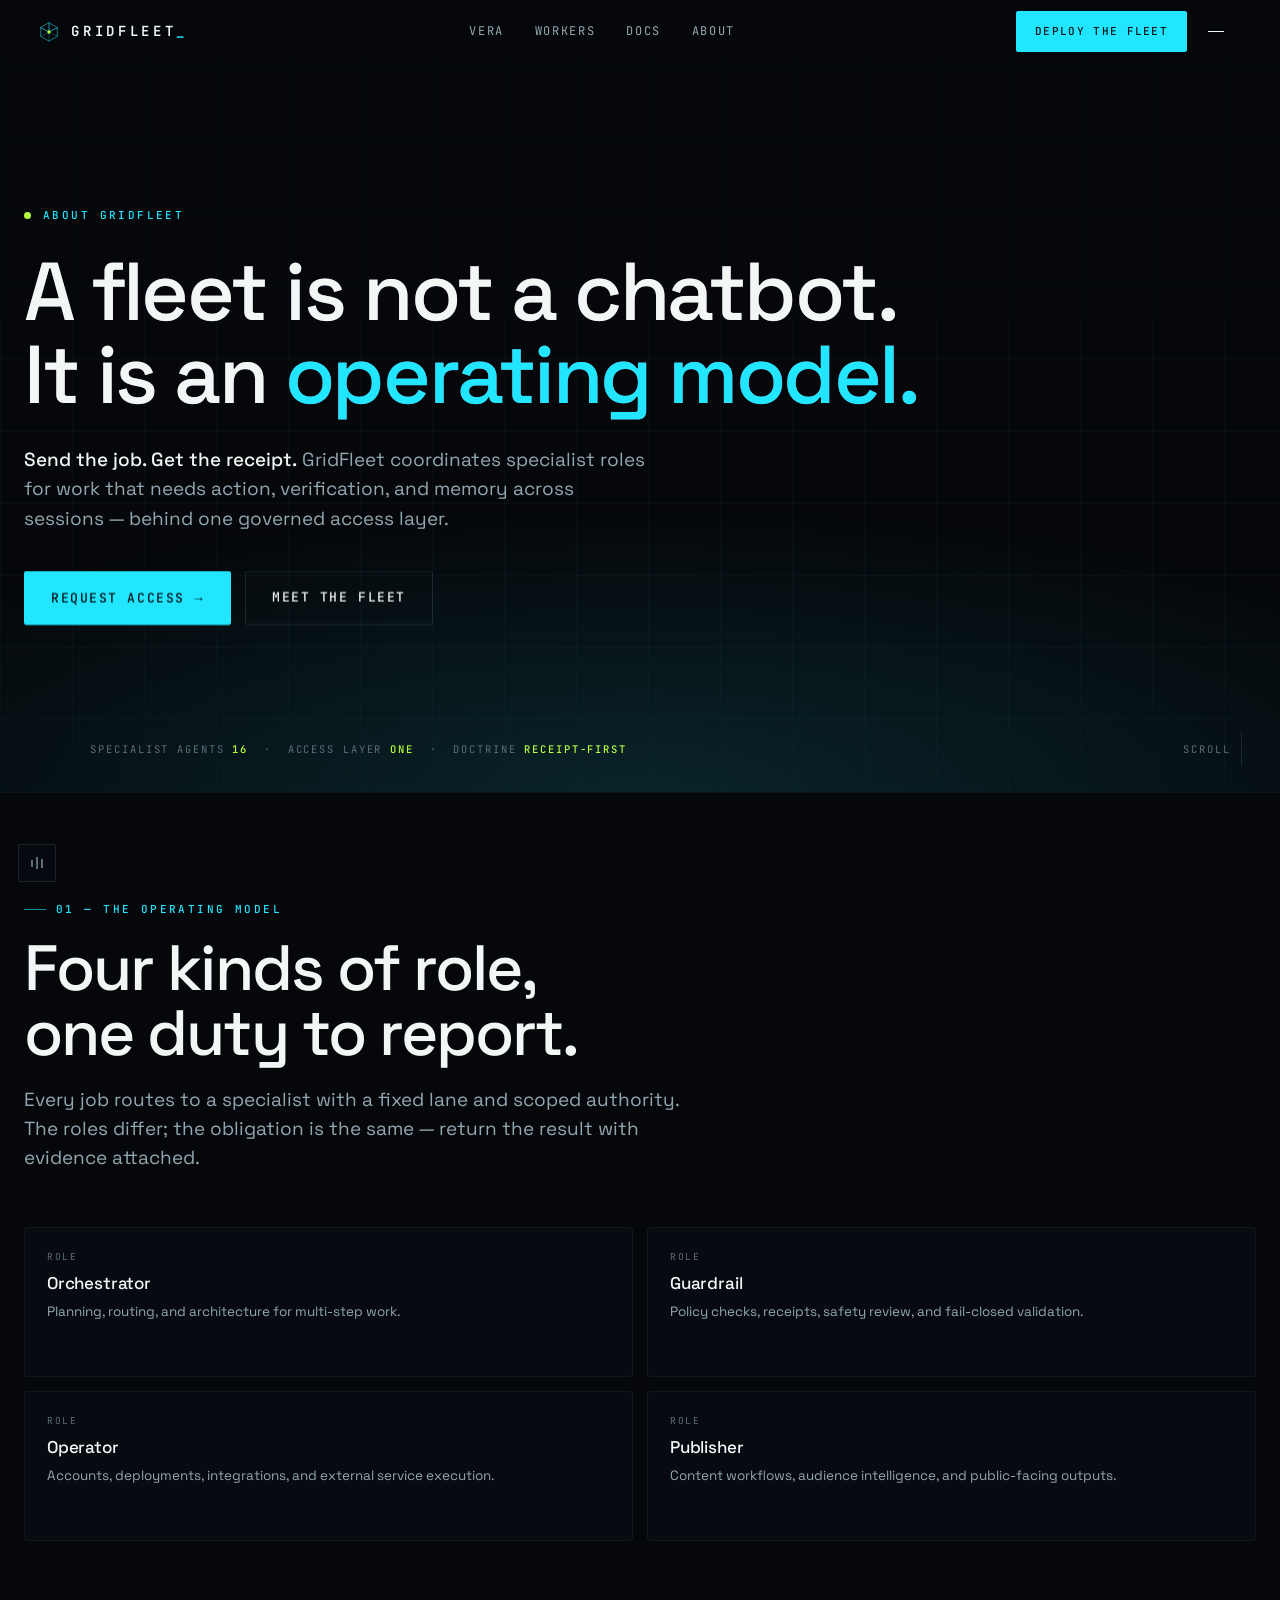
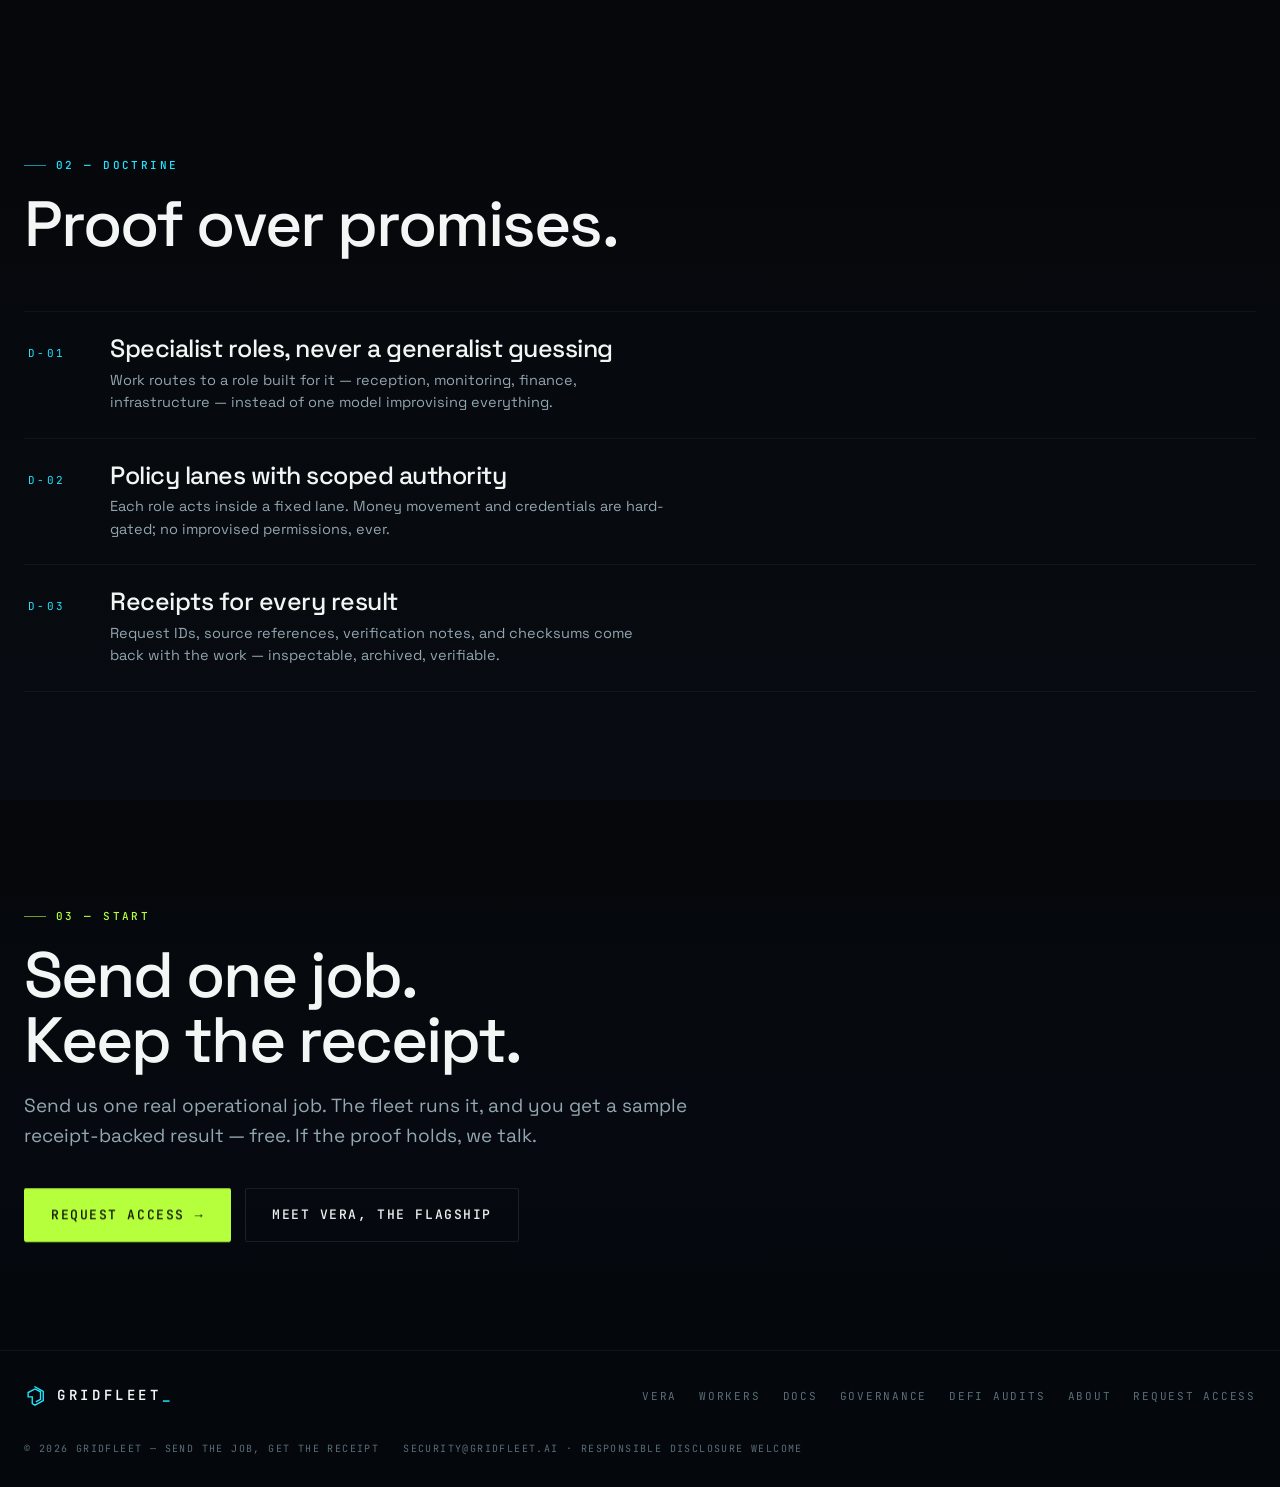
<file: about.html>
<!doctype html>
<html lang="en" class="no-js">
<head>
<meta charset="utf-8" />
<meta name="viewport" content="width=device-width, initial-scale=1, viewport-fit=cover" />
<meta http-equiv="Content-Security-Policy" content="default-src 'self'; img-src 'self' data:; style-src 'self' 'unsafe-inline'; script-src 'self' 'unsafe-inline'; connect-src 'self'; form-action 'self' mailto:; frame-ancestors 'none'; base-uri 'self'; object-src 'none'; upgrade-insecure-requests" />
<meta name="referrer" content="strict-origin-when-cross-origin" />
<meta name="robots" content="index, follow, max-image-preview:large" />
<meta name="theme-color" content="#05070a" />
<title>About — a fleet is an operating model | GridFleet</title>
<meta name="description" content="GridFleet coordinates specialist roles for work that needs action, verification, and memory across sessions. Send the job, get the receipt." />
<link rel="canonical" href="https://gridfleet.ai/about.html" />
<meta property="og:title" content="About GridFleet — a fleet is not a chatbot. It is an operating model." />
<meta property="og:description" content="GridFleet coordinates specialist roles for work that needs action, verification, and memory across sessions." />
<meta property="og:type" content="website" />
<meta property="og:url" content="https://gridfleet.ai/about.html" />
<meta property="og:image" content="https://gridfleet.ai/og.png" />
<meta name="twitter:card" content="summary_large_image" />
<meta name="twitter:title" content="About GridFleet" />
<meta name="twitter:image" content="https://gridfleet.ai/og.png" />
<link rel="icon" href="/assets/favicon.svg" type="image/svg+xml" />
<link rel="preload" href="/assets/fonts/space-grotesk-var.woff2" as="font" type="font/woff2" crossorigin />
<link rel="preload" href="/assets/fonts/jetbrains-mono-var.woff2" as="font" type="font/woff2" crossorigin />
<style>body{background:#05070a;color:#f2f6f4;font-family:ui-sans-serif,system-ui,sans-serif;margin:0}</style>
<link rel="stylesheet" href="/assets/main.css" />
<link rel="stylesheet" href="/assets/sub.css" />
</head>
<body>

<!-- nav -->
<header class="nav" id="nav">
  <a class="brand" href="/" aria-label="GridFleet home">
    <svg viewBox="0 0 48 48" fill="none" aria-hidden="true">
      <g stroke="#22e6ff" stroke-linejoin="round" stroke-linecap="round">
        <path d="M24 4 L42 14.5 L42 33.5 L24 44 L6 33.5 L6 14.5 Z" stroke-width="2" opacity="0.55"/>
        <path d="M24 4 L24 24 M24 24 L42 14.5 M24 24 L6 14.5" stroke-width="2" opacity="0.72"/>
        <path d="M24 24 L24 44 M24 24 L42 33.5 M24 24 L6 33.5" stroke-width="1.5" opacity="0.4"/>
      </g>
      <circle cx="24" cy="24" r="3.6" fill="#b6ff3c"/>
    </svg>
    <b>GRIDFLEET<span class="brand-dot">_</span></b>
  </a>
  <nav class="nav-links" aria-label="Primary">
    <a href="/vera">Vera</a>
    <a href="/workers.html">Workers</a>
    <a href="/docs.html">Docs</a>
    <a href="/about.html">About</a>
  </nav>
  <div style="display:flex;align-items:center;gap:10px">
    <a class="btn btn--solid nav-cta" href="/#deploy">Deploy the fleet</a>
    <button class="burger" id="burger" aria-label="Menu" aria-expanded="false" aria-controls="menu"><i></i><i></i><i></i></button>
  </div>
</header>

<!-- overlay menu -->
<div id="menu" role="dialog" aria-label="Site menu">
  <div class="menu-grid">
    <nav class="menu-main" aria-label="Scenes">
      <a href="/#fleet"><small>01</small>The living fleet</a>
      <a href="/#work"><small>02</small>Watch it work</a>
      <a href="/#receipts"><small>03</small>The receipt</a>
      <a href="/#deck"><small>04</small>Command deck</a>
      <a href="/#deploy"><small>05</small>Deploy</a>
    </nav>
    <nav class="menu-side" aria-label="Pages">
      <a href="/vera">Vera — AI receptionist</a>
      <a href="/workers.html">Hire a worker</a>
      <a href="/docs.html">API docs</a>
      <a href="/governance">Governance — the trust layer</a>
      <a href="/audits.html">DeFi audits</a>
      <a href="/about.html">About</a>
      <a href="/signup.html">Request access</a>
    </nav>
  </div>
  <div class="menu-foot">GridFleet — send the job · get the receipt</div>
</div>

<main>

<!-- ============ hero ============ -->
<section class="hero hero--sub scene" id="top" aria-label="About GridFleet">
  <div class="grid-field" aria-hidden="true"></div>
  <div class="hero-inner wrap">
    <div class="hero-eyebrow">
      <span class="pulse-dot" aria-hidden="true"></span>
      <span class="tag">About GridFleet</span>
    </div>
    <h1 class="h-xxl">
      <span class="line-mask"><span class="line-inner">A fleet is not a chatbot.</span></span>
      <span class="line-mask"><span class="line-inner">It is an <span class="accent">operating model.</span></span></span>
    </h1>
    <p class="hero-sub"><strong>Send the job. Get the receipt.</strong> GridFleet coordinates specialist roles for work that needs action, verification, and memory across sessions — behind one governed access layer.</p>
    <div class="hero-ctas">
      <a class="btn btn--solid" href="/signup.html">Request access <span class="btn-arrow" aria-hidden="true">&rarr;</span></a>
      <a class="btn btn--ghost" href="/#deck">Meet the fleet</a>
    </div>
  </div>
  <div class="hero-foot">
    <span class="hf-live">Specialist agents <b>16</b> &nbsp;·&nbsp; Access layer <b>one</b> &nbsp;·&nbsp; Doctrine <b>receipt-first</b></span>
    <span class="scroll-cue">Scroll <i aria-hidden="true"></i></span>
  </div>
</section>

<!-- ============ 01 · the roles ============ -->
<section class="scene scene--pad scene--line" id="roles" aria-label="The operating model">
  <div class="wrap">
    <div class="scene-head">
      <span class="tag">01 — The operating model</span>
      <h2 class="h-xl"><span class="line-mask"><span class="line-inner">Four kinds of role,</span></span><span class="line-mask"><span class="line-inner">one duty to report.</span></span></h2>
      <p class="lede">Every job routes to a specialist with a fixed lane and scoped authority. The roles differ; the obligation is the same — return the result with evidence attached.</p>
    </div>
    <div class="bento" style="margin-top:0">
      <article class="bento-card b-6 fade-up"><span class="bc-note">Role</span><h3>Orchestrator</h3><p>Planning, routing, and architecture for multi-step work.</p></article>
      <article class="bento-card b-6 fade-up"><span class="bc-note">Role</span><h3>Guardrail</h3><p>Policy checks, receipts, safety review, and fail-closed validation.</p></article>
      <article class="bento-card b-6 fade-up"><span class="bc-note">Role</span><h3>Operator</h3><p>Accounts, deployments, integrations, and external service execution.</p></article>
      <article class="bento-card b-6 fade-up"><span class="bc-note">Role</span><h3>Publisher</h3><p>Content workflows, audience intelligence, and public-facing outputs.</p></article>
    </div>
  </div>
</section>

<!-- ============ 02 · doctrine ============ -->
<section class="scene scene--pad scene--deep" id="doctrine" aria-label="Doctrine">
  <div class="wrap">
    <div class="scene-head">
      <span class="tag">02 — Doctrine</span>
      <h2 class="h-xl"><span class="line-mask"><span class="line-inner">Proof over promises.</span></span></h2>
    </div>
    <div class="steps">
      <div class="step fade-up"><span class="s-num">D-01</span><div><h3>Specialist roles, never a generalist guessing</h3><p>Work routes to a role built for it — reception, monitoring, finance, infrastructure — instead of one model improvising everything.</p></div></div>
      <div class="step fade-up"><span class="s-num">D-02</span><div><h3>Policy lanes with scoped authority</h3><p>Each role acts inside a fixed lane. Money movement and credentials are hard-gated; no improvised permissions, ever.</p></div></div>
      <div class="step fade-up"><span class="s-num">D-03</span><div><h3>Receipts for every result</h3><p>Request IDs, source references, verification notes, and checksums come back with the work — inspectable, archived, verifiable.</p></div></div>
    </div>
  </div>
</section>

<!-- ============ 03 · cta ============ -->
<section class="scene scene--pad" id="start" aria-label="Get started" style="background:linear-gradient(180deg,var(--bg),#060a10 60%,#04070c)">
  <div class="wrap">
    <div class="scene-head" style="margin-bottom:34px">
      <span class="tag tag--lime">03 — Start</span>
      <h2 class="h-xl"><span class="line-mask"><span class="line-inner">Send one job.</span></span><span class="line-mask"><span class="line-inner">Keep the receipt.</span></span></h2>
      <p class="lede">Send us one real operational job. The fleet runs it, and you get a sample receipt-backed result — free. If the proof holds, we talk.</p>
    </div>
    <div class="hero-ctas">
      <a class="btn btn--lime" href="/signup.html">Request access <span class="btn-arrow" aria-hidden="true">&rarr;</span></a>
      <a class="btn btn--ghost" href="/vera">Meet Vera, the flagship</a>
    </div>
  </div>
</section>

</main>

<footer>
  <div class="wrap">
    <div class="foot-in">
      <a class="brand" href="/" aria-label="GridFleet home">
        <svg viewBox="0 0 24 24" fill="none" aria-hidden="true"><path d="M12 2 21 7v10l-9 5-3-1.7V13H4.5V8.2L12 4.3l6 3.1v8.2l-4.5 2.5" stroke="#22e6ff" stroke-width="1.5" stroke-linecap="square"/></svg>
        <b>GRIDFLEET<span class="brand-dot">_</span></b>
      </a>
      <nav class="foot-links" aria-label="Footer">
        <a href="/vera">Vera</a>
        <a href="/workers.html">Workers</a>
        <a href="/docs.html">Docs</a>
        <a href="/governance">Governance</a>
        <a href="/audits.html">DeFi audits</a>
        <a href="/about.html">About</a>
        <a href="/signup.html">Request access</a>
      </nav>
    </div>
    <div class="foot-fine">
      <span>&copy; <span id="yr">2026</span> GridFleet — send the job, get the receipt</span>
      <span><a href="mailto:security@gridfleet.ai" style="color:inherit">security@gridfleet.ai</a> · responsible disclosure welcome</span>
    </div>
  </div>
</footer>

<script src="/assets/vendor/gsap.min.js" defer></script>
<script src="/assets/vendor/ScrollTrigger.min.js" defer></script>
<script src="/assets/vendor/lenis.min.js" defer></script>
<script src="/assets/main.js" defer></script>
<noscript><style>.fade-up{opacity:1;transform:none}.line-mask .line-inner{transform:none}</style></noscript>
</body>
</html>
</file>
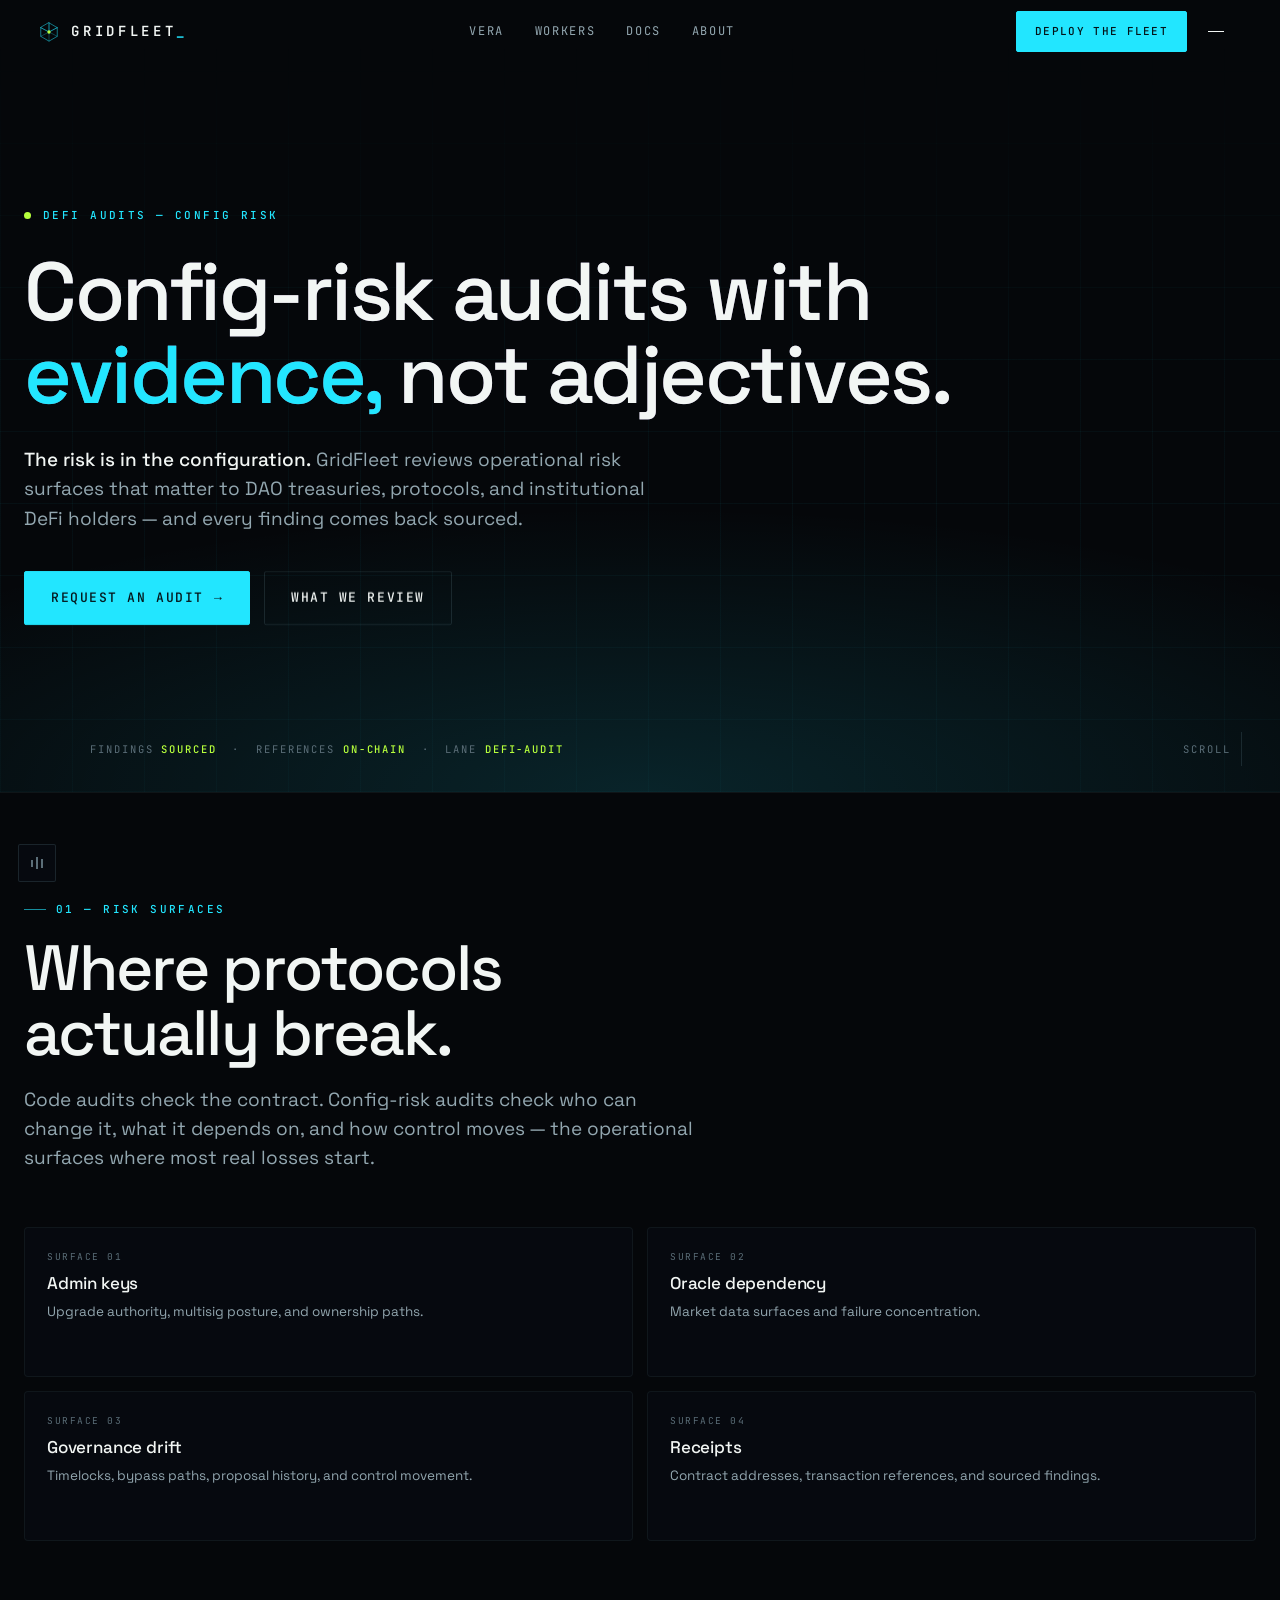
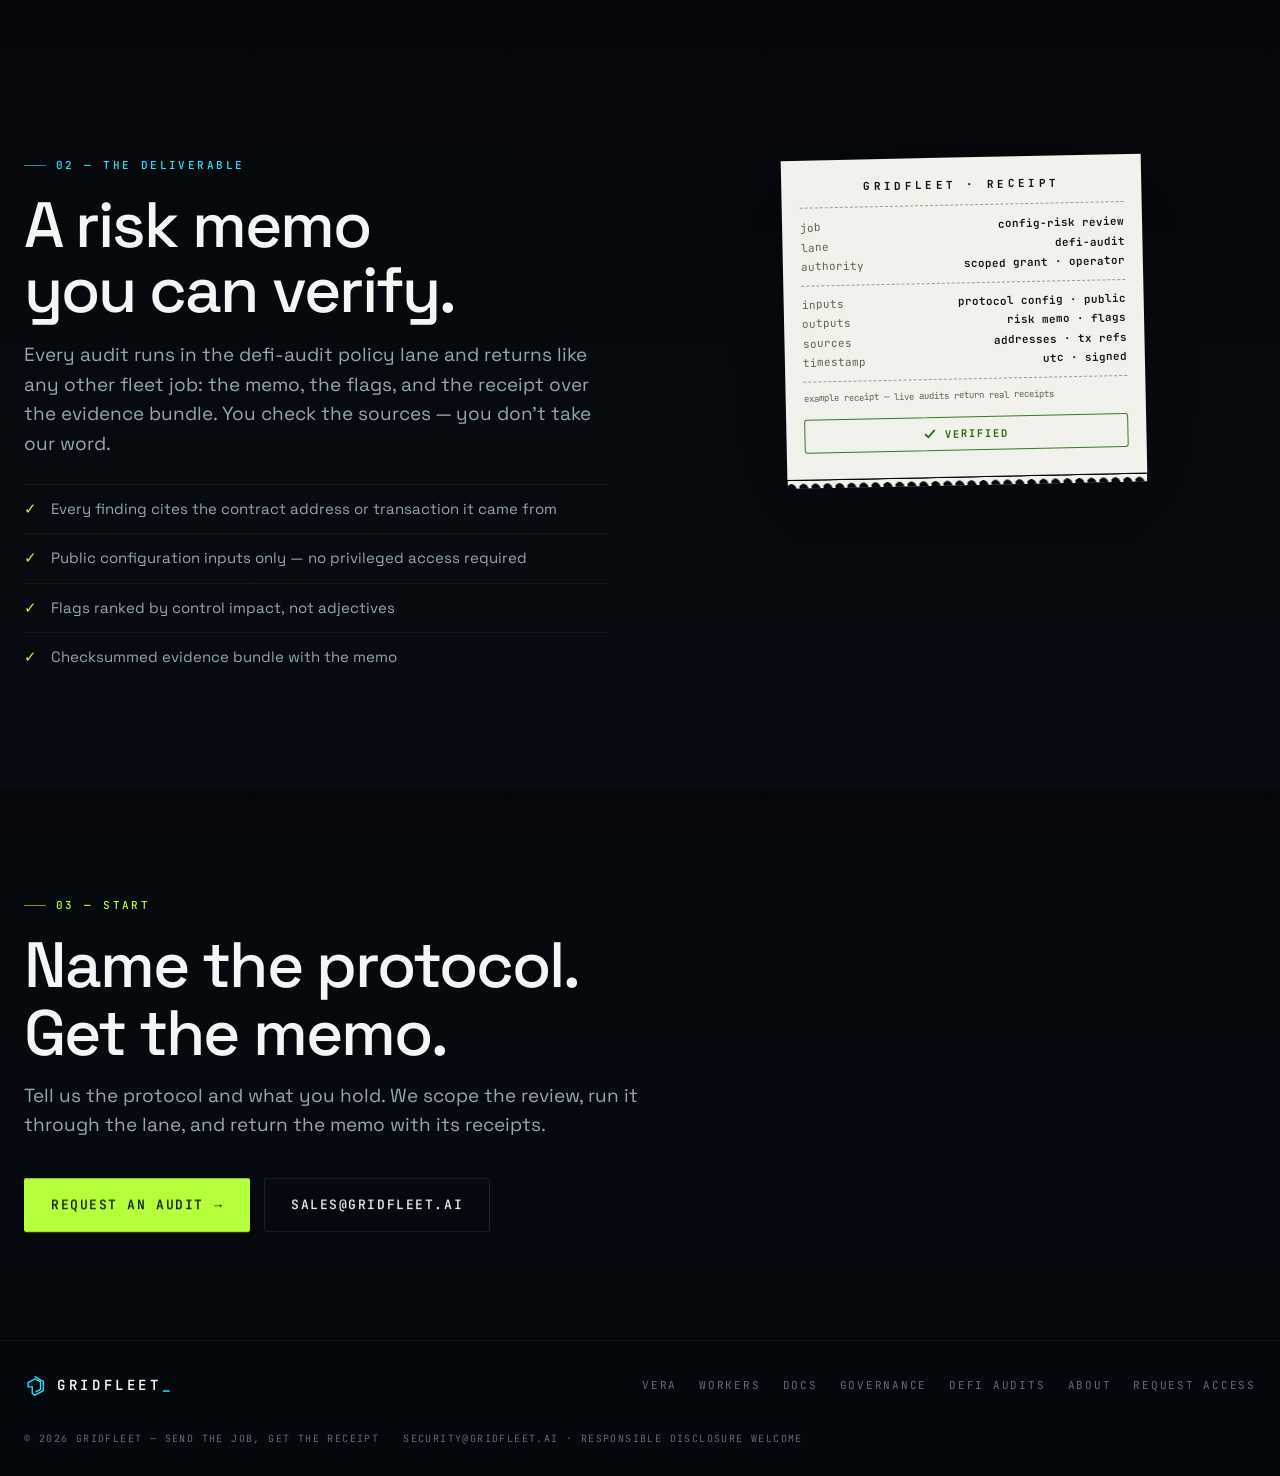
<file: audits.html>
<!doctype html>
<html lang="en" class="no-js">
<head>
<meta charset="utf-8" />
<meta name="viewport" content="width=device-width, initial-scale=1, viewport-fit=cover" />
<meta http-equiv="Content-Security-Policy" content="default-src 'self'; img-src 'self' data:; style-src 'self' 'unsafe-inline'; script-src 'self' 'unsafe-inline'; connect-src 'self'; form-action 'self' mailto:; frame-ancestors 'none'; base-uri 'self'; object-src 'none'; upgrade-insecure-requests" />
<meta name="referrer" content="strict-origin-when-cross-origin" />
<meta name="robots" content="index, follow, max-image-preview:large" />
<meta name="theme-color" content="#05070a" />
<title>DeFi Audits — config-risk with evidence, not adjectives | GridFleet</title>
<meta name="description" content="GridFleet reviews operational risk surfaces that matter to DAO treasuries, protocols, and institutional DeFi holders: admin keys, oracle dependency, governance drift — with receipts." />
<link rel="canonical" href="https://gridfleet.ai/audits.html" />
<meta property="og:title" content="GridFleet DeFi Audits — config-risk audits with evidence, not adjectives" />
<meta property="og:description" content="Operational risk surfaces for DAO treasuries, protocols, and institutional DeFi holders — reviewed with receipts." />
<meta property="og:type" content="website" />
<meta property="og:url" content="https://gridfleet.ai/audits.html" />
<meta property="og:image" content="https://gridfleet.ai/og.png" />
<meta name="twitter:card" content="summary_large_image" />
<meta name="twitter:title" content="GridFleet DeFi Audits" />
<meta name="twitter:image" content="https://gridfleet.ai/og.png" />
<link rel="icon" href="/assets/favicon.svg" type="image/svg+xml" />
<link rel="preload" href="/assets/fonts/space-grotesk-var.woff2" as="font" type="font/woff2" crossorigin />
<link rel="preload" href="/assets/fonts/jetbrains-mono-var.woff2" as="font" type="font/woff2" crossorigin />
<style>body{background:#05070a;color:#f2f6f4;font-family:ui-sans-serif,system-ui,sans-serif;margin:0}</style>
<link rel="stylesheet" href="/assets/main.css" />
<link rel="stylesheet" href="/assets/sub.css" />
</head>
<body>

<!-- nav -->
<header class="nav" id="nav">
  <a class="brand" href="/" aria-label="GridFleet home">
    <svg viewBox="0 0 48 48" fill="none" aria-hidden="true">
      <g stroke="#22e6ff" stroke-linejoin="round" stroke-linecap="round">
        <path d="M24 4 L42 14.5 L42 33.5 L24 44 L6 33.5 L6 14.5 Z" stroke-width="2" opacity="0.55"/>
        <path d="M24 4 L24 24 M24 24 L42 14.5 M24 24 L6 14.5" stroke-width="2" opacity="0.72"/>
        <path d="M24 24 L24 44 M24 24 L42 33.5 M24 24 L6 33.5" stroke-width="1.5" opacity="0.4"/>
      </g>
      <circle cx="24" cy="24" r="3.6" fill="#b6ff3c"/>
    </svg>
    <b>GRIDFLEET<span class="brand-dot">_</span></b>
  </a>
  <nav class="nav-links" aria-label="Primary">
    <a href="/vera">Vera</a>
    <a href="/workers.html">Workers</a>
    <a href="/docs.html">Docs</a>
    <a href="/about.html">About</a>
  </nav>
  <div style="display:flex;align-items:center;gap:10px">
    <a class="btn btn--solid nav-cta" href="/#deploy">Deploy the fleet</a>
    <button class="burger" id="burger" aria-label="Menu" aria-expanded="false" aria-controls="menu"><i></i><i></i><i></i></button>
  </div>
</header>

<!-- overlay menu -->
<div id="menu" role="dialog" aria-label="Site menu">
  <div class="menu-grid">
    <nav class="menu-main" aria-label="Scenes">
      <a href="/#fleet"><small>01</small>The living fleet</a>
      <a href="/#work"><small>02</small>Watch it work</a>
      <a href="/#receipts"><small>03</small>The receipt</a>
      <a href="/#deck"><small>04</small>Command deck</a>
      <a href="/#deploy"><small>05</small>Deploy</a>
    </nav>
    <nav class="menu-side" aria-label="Pages">
      <a href="/vera">Vera — AI receptionist</a>
      <a href="/workers.html">Hire a worker</a>
      <a href="/docs.html">API docs</a>
      <a href="/governance">Governance — the trust layer</a>
      <a href="/audits.html">DeFi audits</a>
      <a href="/about.html">About</a>
      <a href="/signup.html">Request access</a>
    </nav>
  </div>
  <div class="menu-foot">GridFleet — send the job · get the receipt</div>
</div>

<main>

<!-- ============ hero ============ -->
<section class="hero hero--sub scene" id="top" aria-label="DeFi audits">
  <div class="grid-field" aria-hidden="true"></div>
  <div class="hero-inner wrap">
    <div class="hero-eyebrow">
      <span class="pulse-dot" aria-hidden="true"></span>
      <span class="tag">DeFi audits — config risk</span>
    </div>
    <h1 class="h-xxl">
      <span class="line-mask"><span class="line-inner">Config-risk audits with</span></span>
      <span class="line-mask"><span class="line-inner"><span class="accent">evidence,</span> not adjectives.</span></span>
    </h1>
    <p class="hero-sub"><strong>The risk is in the configuration.</strong> GridFleet reviews operational risk surfaces that matter to DAO treasuries, protocols, and institutional DeFi holders — and every finding comes back sourced.</p>
    <div class="hero-ctas">
      <a class="btn btn--solid" href="/signup.html">Request an audit <span class="btn-arrow" aria-hidden="true">&rarr;</span></a>
      <a class="btn btn--ghost" href="#surfaces">What we review</a>
    </div>
  </div>
  <div class="hero-foot">
    <span class="hf-live">Findings <b>sourced</b> &nbsp;·&nbsp; References <b>on-chain</b> &nbsp;·&nbsp; Lane <b>defi-audit</b></span>
    <span class="scroll-cue">Scroll <i aria-hidden="true"></i></span>
  </div>
</section>

<!-- ============ 01 · risk surfaces ============ -->
<section class="scene scene--pad scene--line" id="surfaces" aria-label="Risk surfaces">
  <div class="wrap">
    <div class="scene-head">
      <span class="tag">01 — Risk surfaces</span>
      <h2 class="h-xl"><span class="line-mask"><span class="line-inner">Where protocols</span></span><span class="line-mask"><span class="line-inner">actually break.</span></span></h2>
      <p class="lede">Code audits check the contract. Config-risk audits check who can change it, what it depends on, and how control moves — the operational surfaces where most real losses start.</p>
    </div>
    <div class="bento" style="margin-top:0">
      <article class="bento-card b-6 fade-up"><span class="bc-note">Surface 01</span><h3>Admin keys</h3><p>Upgrade authority, multisig posture, and ownership paths.</p></article>
      <article class="bento-card b-6 fade-up"><span class="bc-note">Surface 02</span><h3>Oracle dependency</h3><p>Market data surfaces and failure concentration.</p></article>
      <article class="bento-card b-6 fade-up"><span class="bc-note">Surface 03</span><h3>Governance drift</h3><p>Timelocks, bypass paths, proposal history, and control movement.</p></article>
      <article class="bento-card b-6 fade-up"><span class="bc-note">Surface 04</span><h3>Receipts</h3><p>Contract addresses, transaction references, and sourced findings.</p></article>
    </div>
  </div>
</section>

<!-- ============ 02 · the audit receipt ============ -->
<section class="scene scene--pad scene--deep" id="receipt" aria-label="The audit receipt">
  <div class="wrap split">
    <div>
      <div class="scene-head" style="margin-bottom:0">
        <span class="tag">02 — The deliverable</span>
        <h2 class="h-xl"><span class="line-mask"><span class="line-inner">A risk memo</span></span><span class="line-mask"><span class="line-inner">you can verify.</span></span></h2>
        <p class="lede">Every audit runs in the defi-audit policy lane and returns like any other fleet job: the memo, the flags, and the receipt over the evidence bundle. You check the sources — you don't take our word.</p>
      </div>
      <ul class="checks">
        <li>Every finding cites the contract address or transaction it came from</li>
        <li>Public configuration inputs only — no privileged access required</li>
        <li>Flags ranked by control impact, not adjectives</li>
        <li>Checksummed evidence bundle with the memo</li>
      </ul>
    </div>
    <div class="anatomy fade-up">
      <div class="receipt" aria-hidden="true">
        <div class="r-head">GRIDFLEET · RECEIPT</div>
        <div class="r-row"><span class="r-k">job</span><b>config-risk review</b></div>
        <div class="r-row"><span class="r-k">lane</span><b>defi-audit</b></div>
        <div class="r-row"><span class="r-k">authority</span><b>scoped grant · operator</b></div>
        <div class="r-div"></div>
        <div class="r-row"><span class="r-k">inputs</span><b>protocol config · public</b></div>
        <div class="r-row"><span class="r-k">outputs</span><b>risk memo · flags</b></div>
        <div class="r-row"><span class="r-k">sources</span><b>addresses · tx refs</b></div>
        <div class="r-row"><span class="r-k">timestamp</span><b>utc · signed</b></div>
        <div class="r-div"></div>
        <div class="r-hash">example receipt — live audits return real receipts</div>
        <div class="r-seal"><svg viewBox="0 0 16 16" fill="none" aria-hidden="true"><path d="M2 8.5 6 12.5 14 3.5" stroke="currentColor" stroke-width="2.2"/></svg>VERIFIED</div>
      </div>
    </div>
  </div>
</section>

<!-- ============ 03 · cta ============ -->
<section class="scene scene--pad" id="start" aria-label="Request an audit" style="background:linear-gradient(180deg,var(--bg),#060a10 60%,#04070c)">
  <div class="wrap">
    <div class="scene-head" style="margin-bottom:34px">
      <span class="tag tag--lime">03 — Start</span>
      <h2 class="h-xl"><span class="line-mask"><span class="line-inner">Name the protocol.</span></span><span class="line-mask"><span class="line-inner">Get the memo.</span></span></h2>
      <p class="lede">Tell us the protocol and what you hold. We scope the review, run it through the lane, and return the memo with its receipts.</p>
    </div>
    <div class="hero-ctas">
      <a class="btn btn--lime" href="/signup.html">Request an audit <span class="btn-arrow" aria-hidden="true">&rarr;</span></a>
      <a class="btn btn--ghost" href="mailto:sales@gridfleet.ai">sales@gridfleet.ai</a>
    </div>
  </div>
</section>

</main>

<footer>
  <div class="wrap">
    <div class="foot-in">
      <a class="brand" href="/" aria-label="GridFleet home">
        <svg viewBox="0 0 24 24" fill="none" aria-hidden="true"><path d="M12 2 21 7v10l-9 5-3-1.7V13H4.5V8.2L12 4.3l6 3.1v8.2l-4.5 2.5" stroke="#22e6ff" stroke-width="1.5" stroke-linecap="square"/></svg>
        <b>GRIDFLEET<span class="brand-dot">_</span></b>
      </a>
      <nav class="foot-links" aria-label="Footer">
        <a href="/vera">Vera</a>
        <a href="/workers.html">Workers</a>
        <a href="/docs.html">Docs</a>
        <a href="/governance">Governance</a>
        <a href="/audits.html">DeFi audits</a>
        <a href="/about.html">About</a>
        <a href="/signup.html">Request access</a>
      </nav>
    </div>
    <div class="foot-fine">
      <span>&copy; <span id="yr">2026</span> GridFleet — send the job, get the receipt</span>
      <span><a href="mailto:security@gridfleet.ai" style="color:inherit">security@gridfleet.ai</a> · responsible disclosure welcome</span>
    </div>
  </div>
</footer>

<script src="/assets/vendor/gsap.min.js" defer></script>
<script src="/assets/vendor/ScrollTrigger.min.js" defer></script>
<script src="/assets/vendor/lenis.min.js" defer></script>
<script src="/assets/main.js" defer></script>
<noscript><style>.fade-up{opacity:1;transform:none}.line-mask .line-inner{transform:none}</style></noscript>
</body>
</html>
</file>
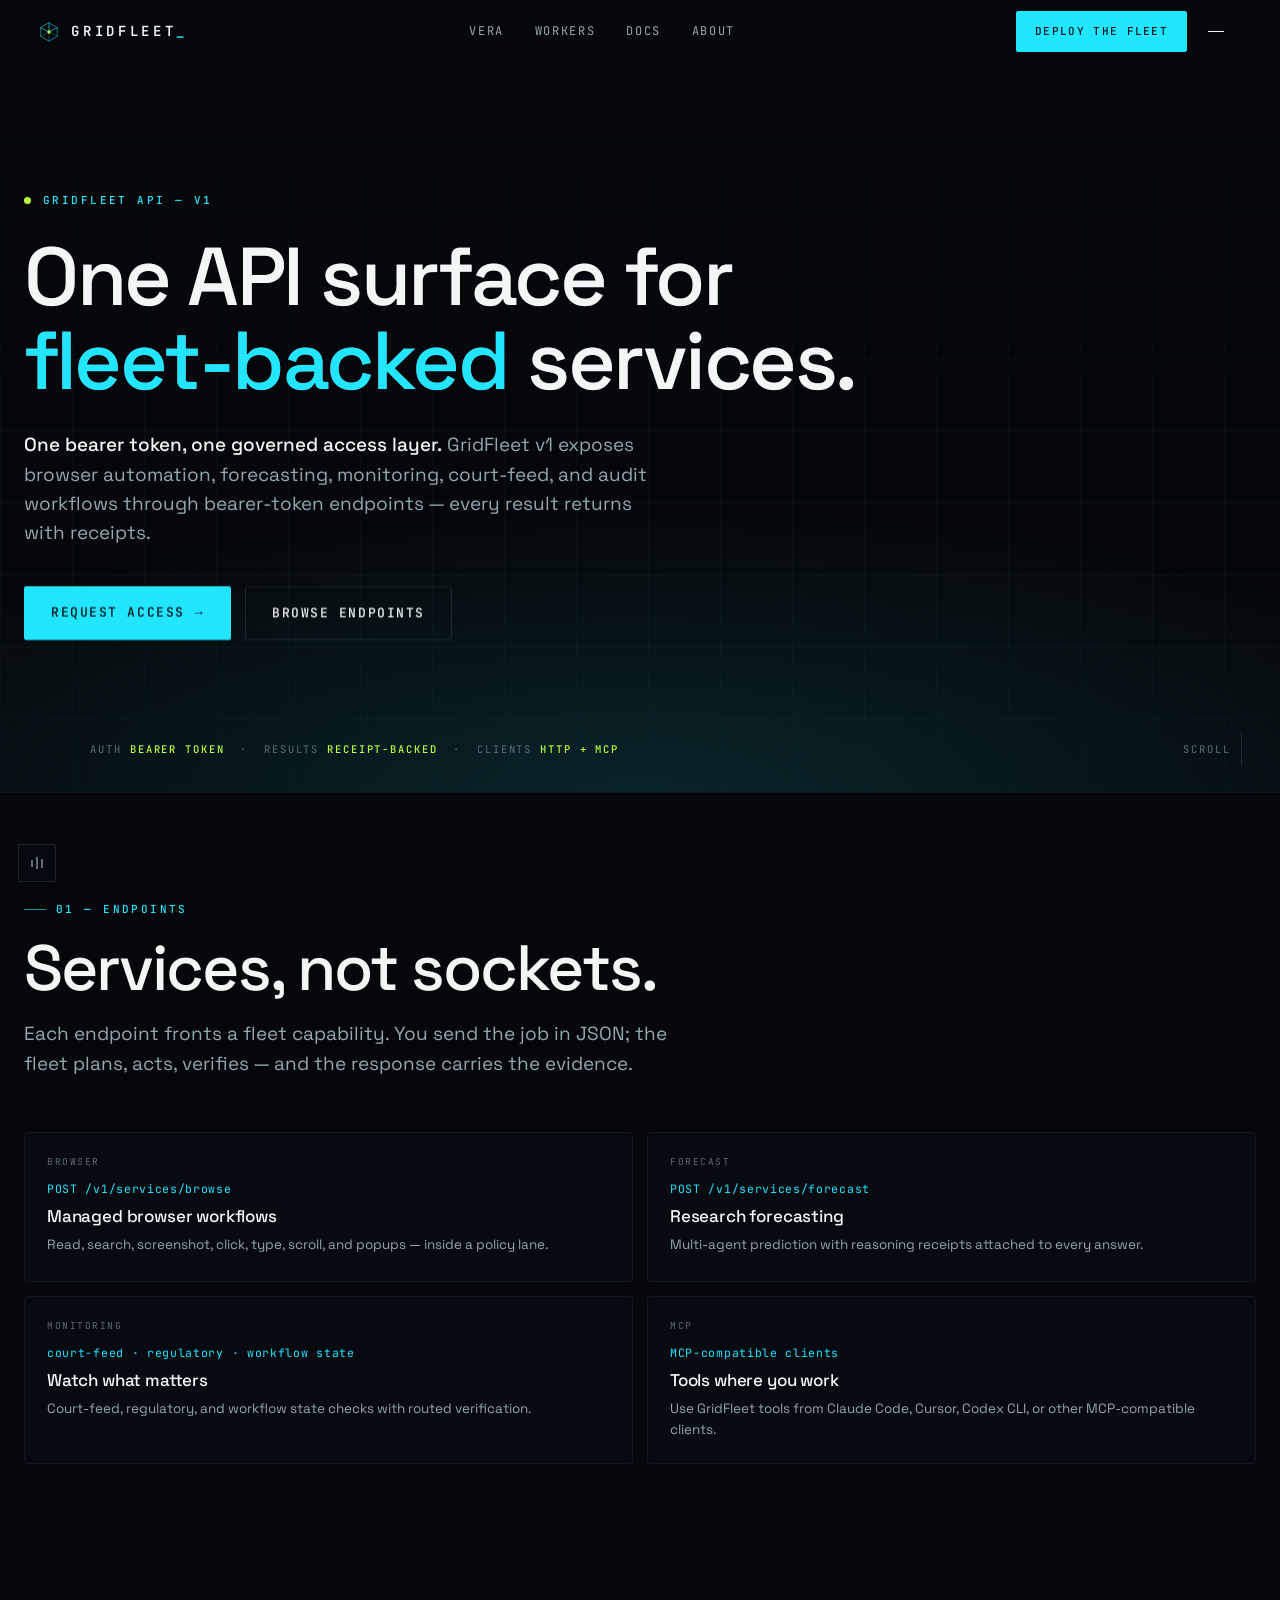
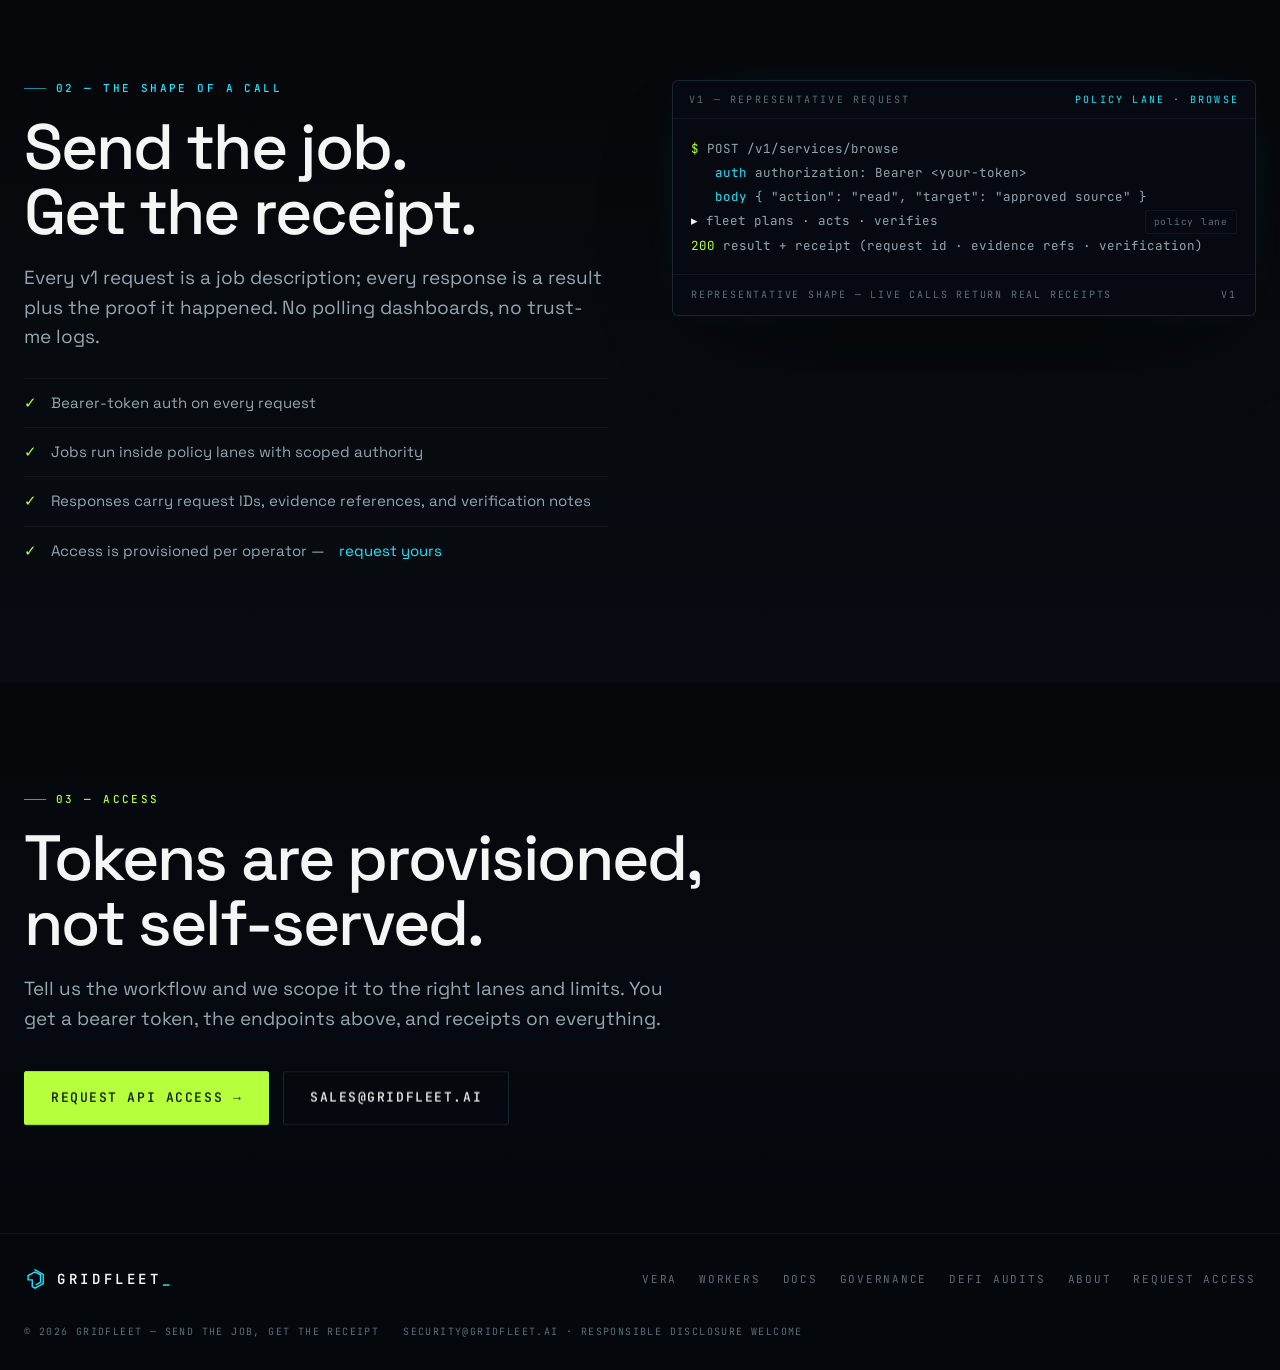
<file: docs.html>
<!doctype html>
<html lang="en" class="no-js">
<head>
<meta charset="utf-8" />
<meta name="viewport" content="width=device-width, initial-scale=1, viewport-fit=cover" />
<meta http-equiv="Content-Security-Policy" content="default-src 'self'; img-src 'self' data:; style-src 'self' 'unsafe-inline'; script-src 'self' 'unsafe-inline'; connect-src 'self'; form-action 'self' mailto:; frame-ancestors 'none'; base-uri 'self'; object-src 'none'; upgrade-insecure-requests" />
<meta name="referrer" content="strict-origin-when-cross-origin" />
<meta name="robots" content="index, follow, max-image-preview:large" />
<meta name="theme-color" content="#05070a" />
<title>API Docs — one surface for fleet-backed services | GridFleet</title>
<meta name="description" content="GridFleet v1 exposes browser automation, forecasting, monitoring, court-feed, and audit workflows through bearer-token endpoints." />
<link rel="canonical" href="https://gridfleet.ai/docs.html" />
<meta property="og:title" content="GridFleet API Docs — one API surface for fleet-backed services" />
<meta property="og:description" content="Browser automation, forecasting, monitoring, court-feed, and audit workflows through bearer-token endpoints." />
<meta property="og:type" content="website" />
<meta property="og:url" content="https://gridfleet.ai/docs.html" />
<meta property="og:image" content="https://gridfleet.ai/og.png" />
<meta name="twitter:card" content="summary_large_image" />
<meta name="twitter:title" content="GridFleet API Docs" />
<meta name="twitter:image" content="https://gridfleet.ai/og.png" />
<link rel="icon" href="/assets/favicon.svg" type="image/svg+xml" />
<link rel="preload" href="/assets/fonts/space-grotesk-var.woff2" as="font" type="font/woff2" crossorigin />
<link rel="preload" href="/assets/fonts/jetbrains-mono-var.woff2" as="font" type="font/woff2" crossorigin />
<style>body{background:#05070a;color:#f2f6f4;font-family:ui-sans-serif,system-ui,sans-serif;margin:0}</style>
<link rel="stylesheet" href="/assets/main.css" />
<link rel="stylesheet" href="/assets/sub.css" />
</head>
<body>

<!-- nav -->
<header class="nav" id="nav">
  <a class="brand" href="/" aria-label="GridFleet home">
    <svg viewBox="0 0 48 48" fill="none" aria-hidden="true">
      <g stroke="#22e6ff" stroke-linejoin="round" stroke-linecap="round">
        <path d="M24 4 L42 14.5 L42 33.5 L24 44 L6 33.5 L6 14.5 Z" stroke-width="2" opacity="0.55"/>
        <path d="M24 4 L24 24 M24 24 L42 14.5 M24 24 L6 14.5" stroke-width="2" opacity="0.72"/>
        <path d="M24 24 L24 44 M24 24 L42 33.5 M24 24 L6 33.5" stroke-width="1.5" opacity="0.4"/>
      </g>
      <circle cx="24" cy="24" r="3.6" fill="#b6ff3c"/>
    </svg>
    <b>GRIDFLEET<span class="brand-dot">_</span></b>
  </a>
  <nav class="nav-links" aria-label="Primary">
    <a href="/vera">Vera</a>
    <a href="/workers.html">Workers</a>
    <a href="/docs.html">Docs</a>
    <a href="/about.html">About</a>
  </nav>
  <div style="display:flex;align-items:center;gap:10px">
    <a class="btn btn--solid nav-cta" href="/#deploy">Deploy the fleet</a>
    <button class="burger" id="burger" aria-label="Menu" aria-expanded="false" aria-controls="menu"><i></i><i></i><i></i></button>
  </div>
</header>

<!-- overlay menu -->
<div id="menu" role="dialog" aria-label="Site menu">
  <div class="menu-grid">
    <nav class="menu-main" aria-label="Scenes">
      <a href="/#fleet"><small>01</small>The living fleet</a>
      <a href="/#work"><small>02</small>Watch it work</a>
      <a href="/#receipts"><small>03</small>The receipt</a>
      <a href="/#deck"><small>04</small>Command deck</a>
      <a href="/#deploy"><small>05</small>Deploy</a>
    </nav>
    <nav class="menu-side" aria-label="Pages">
      <a href="/vera">Vera — AI receptionist</a>
      <a href="/workers.html">Hire a worker</a>
      <a href="/docs.html">API docs</a>
      <a href="/governance">Governance — the trust layer</a>
      <a href="/audits.html">DeFi audits</a>
      <a href="/about.html">About</a>
      <a href="/signup.html">Request access</a>
    </nav>
  </div>
  <div class="menu-foot">GridFleet — send the job · get the receipt</div>
</div>

<main>

<!-- ============ hero ============ -->
<section class="hero hero--sub scene" id="top" aria-label="API docs">
  <div class="grid-field" aria-hidden="true"></div>
  <div class="hero-inner wrap">
    <div class="hero-eyebrow">
      <span class="pulse-dot" aria-hidden="true"></span>
      <span class="tag">GridFleet API — v1</span>
    </div>
    <h1 class="h-xxl">
      <span class="line-mask"><span class="line-inner">One API surface for</span></span>
      <span class="line-mask"><span class="line-inner"><span class="accent">fleet-backed</span> services.</span></span>
    </h1>
    <p class="hero-sub"><strong>One bearer token, one governed access layer.</strong> GridFleet v1 exposes browser automation, forecasting, monitoring, court-feed, and audit workflows through bearer-token endpoints — every result returns with receipts.</p>
    <div class="hero-ctas">
      <a class="btn btn--solid" href="/signup.html">Request access <span class="btn-arrow" aria-hidden="true">&rarr;</span></a>
      <a class="btn btn--ghost" href="#endpoints">Browse endpoints</a>
    </div>
  </div>
  <div class="hero-foot">
    <span class="hf-live">Auth <b>bearer token</b> &nbsp;·&nbsp; Results <b>receipt-backed</b> &nbsp;·&nbsp; Clients <b>HTTP + MCP</b></span>
    <span class="scroll-cue">Scroll <i aria-hidden="true"></i></span>
  </div>
</section>

<!-- ============ 01 · endpoints ============ -->
<section class="scene scene--pad scene--line" id="endpoints" aria-label="Endpoints">
  <div class="wrap">
    <div class="scene-head">
      <span class="tag">01 — Endpoints</span>
      <h2 class="h-xl"><span class="line-mask"><span class="line-inner">Services, not sockets.</span></span></h2>
      <p class="lede">Each endpoint fronts a fleet capability. You send the job in JSON; the fleet plans, acts, verifies — and the response carries the evidence.</p>
    </div>
    <div class="bento" style="margin-top:0">
      <article class="bento-card b-6 fade-up"><span class="bc-note">Browser</span><span class="bc-mono">POST /v1/services/browse</span><h3>Managed browser workflows</h3><p>Read, search, screenshot, click, type, scroll, and popups — inside a policy lane.</p></article>
      <article class="bento-card b-6 fade-up"><span class="bc-note">Forecast</span><span class="bc-mono">POST /v1/services/forecast</span><h3>Research forecasting</h3><p>Multi-agent prediction with reasoning receipts attached to every answer.</p></article>
      <article class="bento-card b-6 fade-up"><span class="bc-note">Monitoring</span><span class="bc-mono">court-feed · regulatory · workflow state</span><h3>Watch what matters</h3><p>Court-feed, regulatory, and workflow state checks with routed verification.</p></article>
      <article class="bento-card b-6 fade-up"><span class="bc-note">MCP</span><span class="bc-mono">MCP-compatible clients</span><h3>Tools where you work</h3><p>Use GridFleet tools from Claude Code, Cursor, Codex CLI, or other MCP-compatible clients.</p></article>
    </div>
  </div>
</section>

<!-- ============ 02 · the shape of a call ============ -->
<section class="scene scene--pad scene--deep" id="shape" aria-label="Request shape">
  <div class="wrap split">
    <div>
      <div class="scene-head" style="margin-bottom:0">
        <span class="tag">02 — The shape of a call</span>
        <h2 class="h-xl"><span class="line-mask"><span class="line-inner">Send the job.</span></span><span class="line-mask"><span class="line-inner">Get the receipt.</span></span></h2>
        <p class="lede">Every v1 request is a job description; every response is a result plus the proof it happened. No polling dashboards, no trust-me logs.</p>
      </div>
      <ul class="checks">
        <li>Bearer-token auth on every request</li>
        <li>Jobs run inside policy lanes with scoped authority</li>
        <li>Responses carry request IDs, evidence references, and verification notes</li>
        <li>Access is provisioned per operator — <a href="/signup.html" style="color:var(--cyan)">request yours</a></li>
      </ul>
    </div>
    <div class="console console--doc fade-up" role="img" aria-label="Representative GridFleet API request">
      <div class="console-bar"><span>v1 — representative request</span><span class="cb-live">policy lane · browse</span></div>
      <div class="console-body">
        <div class="cline vis"><span class="ctext"><span class="lm cpre">$ </span><span class="typed">POST /v1/services/browse</span></span></div>
        <div class="cline vis indent"><span class="ctext"><span class="cy cpre">auth </span><span class="typed">authorization: Bearer &lt;your-token&gt;</span></span></div>
        <div class="cline vis indent"><span class="ctext"><span class="cy cpre">body </span><span class="typed">{ "action": "read", "target": "approved source" }</span></span></div>
        <div class="cline vis"><span class="ctext"><span class="wh cpre">&#9656; </span><span class="typed">fleet plans &middot; acts &middot; verifies</span></span><span class="chip vis">policy lane</span></div>
        <div class="cline vis"><span class="ctext"><span class="lm cpre">200 </span><span class="typed">result + receipt (request id &middot; evidence refs &middot; verification)</span></span></div>
      </div>
      <div class="console-ledgerline"><span>representative shape — live calls return real receipts</span><span>v1</span></div>
    </div>
  </div>
</section>

<!-- ============ 03 · cta ============ -->
<section class="scene scene--pad" id="start" aria-label="Get a token" style="background:linear-gradient(180deg,var(--bg),#060a10 60%,#04070c)">
  <div class="wrap">
    <div class="scene-head" style="margin-bottom:34px">
      <span class="tag tag--lime">03 — Access</span>
      <h2 class="h-xl"><span class="line-mask"><span class="line-inner">Tokens are provisioned,</span></span><span class="line-mask"><span class="line-inner">not self-served.</span></span></h2>
      <p class="lede">Tell us the workflow and we scope it to the right lanes and limits. You get a bearer token, the endpoints above, and receipts on everything.</p>
    </div>
    <div class="hero-ctas">
      <a class="btn btn--lime" href="/signup.html">Request API access <span class="btn-arrow" aria-hidden="true">&rarr;</span></a>
      <a class="btn btn--ghost" href="mailto:sales@gridfleet.ai">sales@gridfleet.ai</a>
    </div>
  </div>
</section>

</main>

<footer>
  <div class="wrap">
    <div class="foot-in">
      <a class="brand" href="/" aria-label="GridFleet home">
        <svg viewBox="0 0 24 24" fill="none" aria-hidden="true"><path d="M12 2 21 7v10l-9 5-3-1.7V13H4.5V8.2L12 4.3l6 3.1v8.2l-4.5 2.5" stroke="#22e6ff" stroke-width="1.5" stroke-linecap="square"/></svg>
        <b>GRIDFLEET<span class="brand-dot">_</span></b>
      </a>
      <nav class="foot-links" aria-label="Footer">
        <a href="/vera">Vera</a>
        <a href="/workers.html">Workers</a>
        <a href="/docs.html">Docs</a>
        <a href="/governance">Governance</a>
        <a href="/audits.html">DeFi audits</a>
        <a href="/about.html">About</a>
        <a href="/signup.html">Request access</a>
      </nav>
    </div>
    <div class="foot-fine">
      <span>&copy; <span id="yr">2026</span> GridFleet — send the job, get the receipt</span>
      <span><a href="mailto:security@gridfleet.ai" style="color:inherit">security@gridfleet.ai</a> · responsible disclosure welcome</span>
    </div>
  </div>
</footer>

<script src="/assets/vendor/gsap.min.js" defer></script>
<script src="/assets/vendor/ScrollTrigger.min.js" defer></script>
<script src="/assets/vendor/lenis.min.js" defer></script>
<script src="/assets/main.js" defer></script>
<noscript><style>.fade-up{opacity:1;transform:none}.line-mask .line-inner{transform:none}</style></noscript>
</body>
</html>
</file>
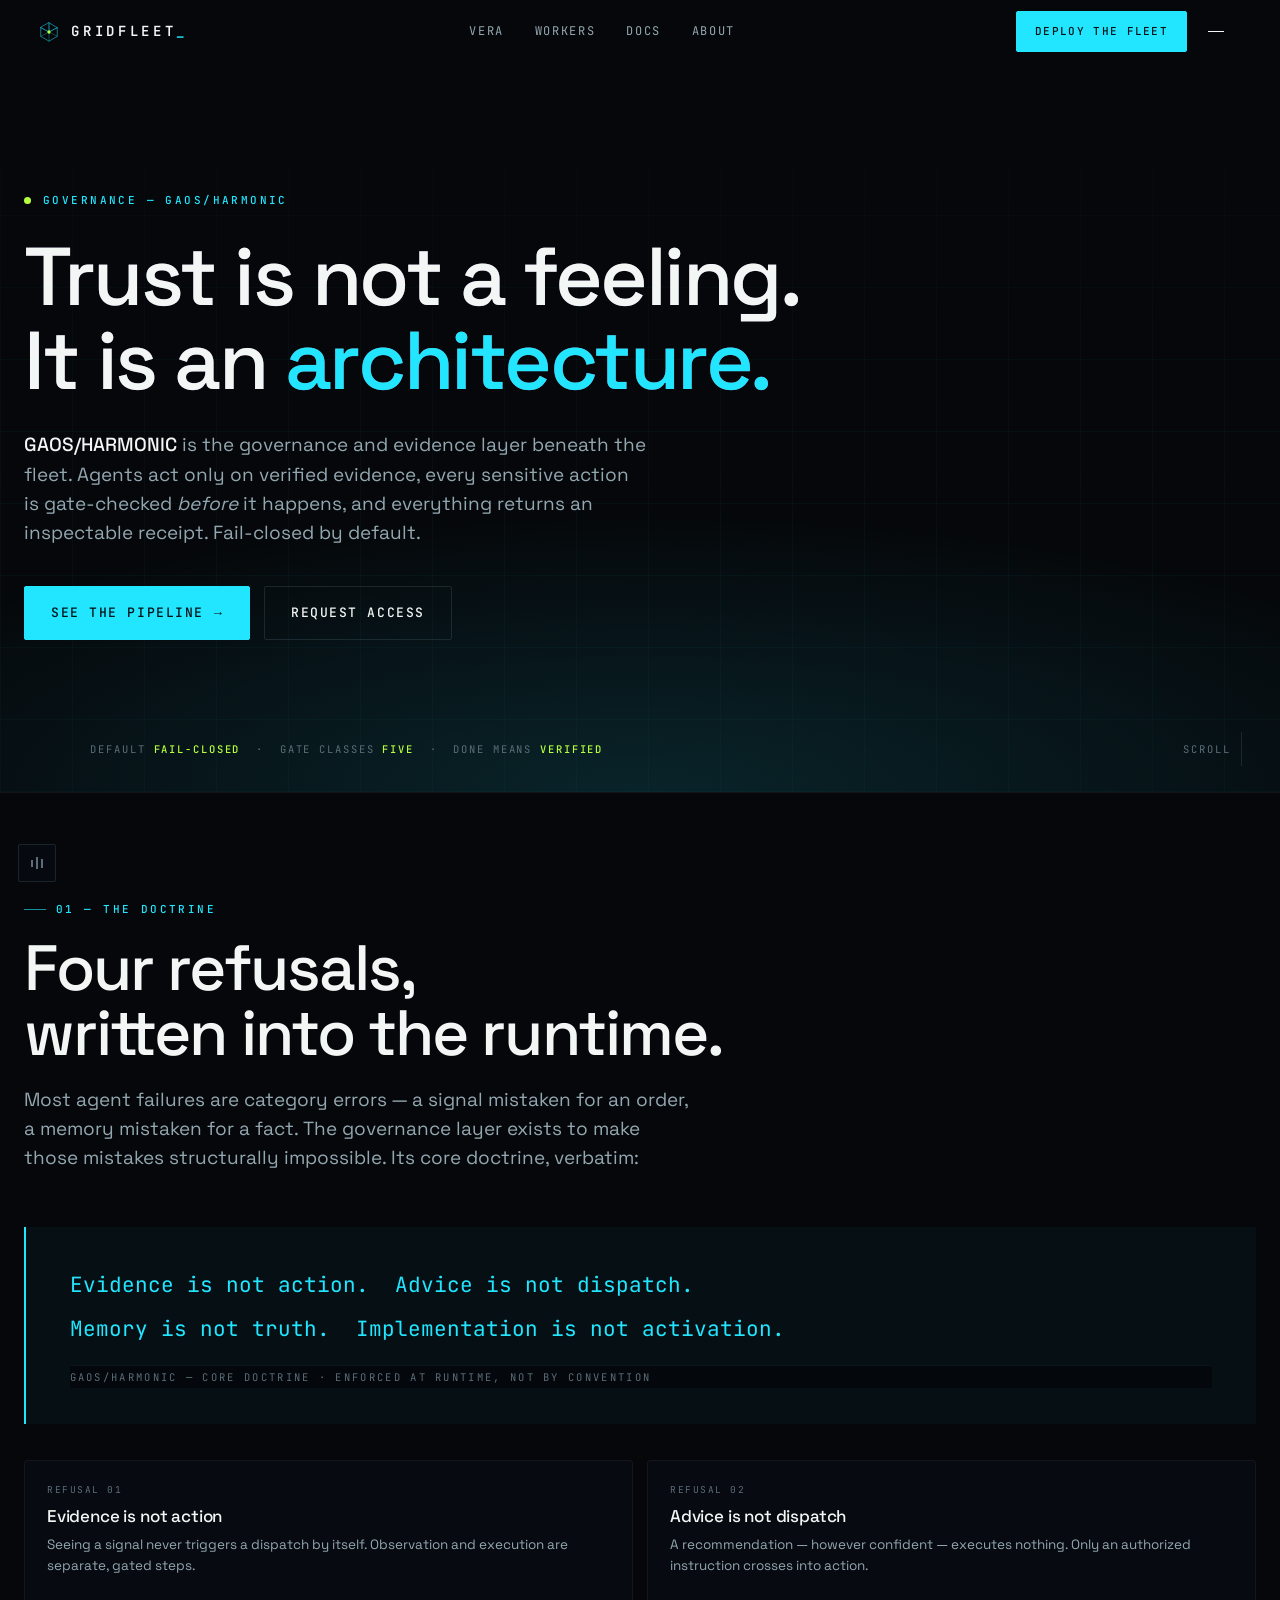
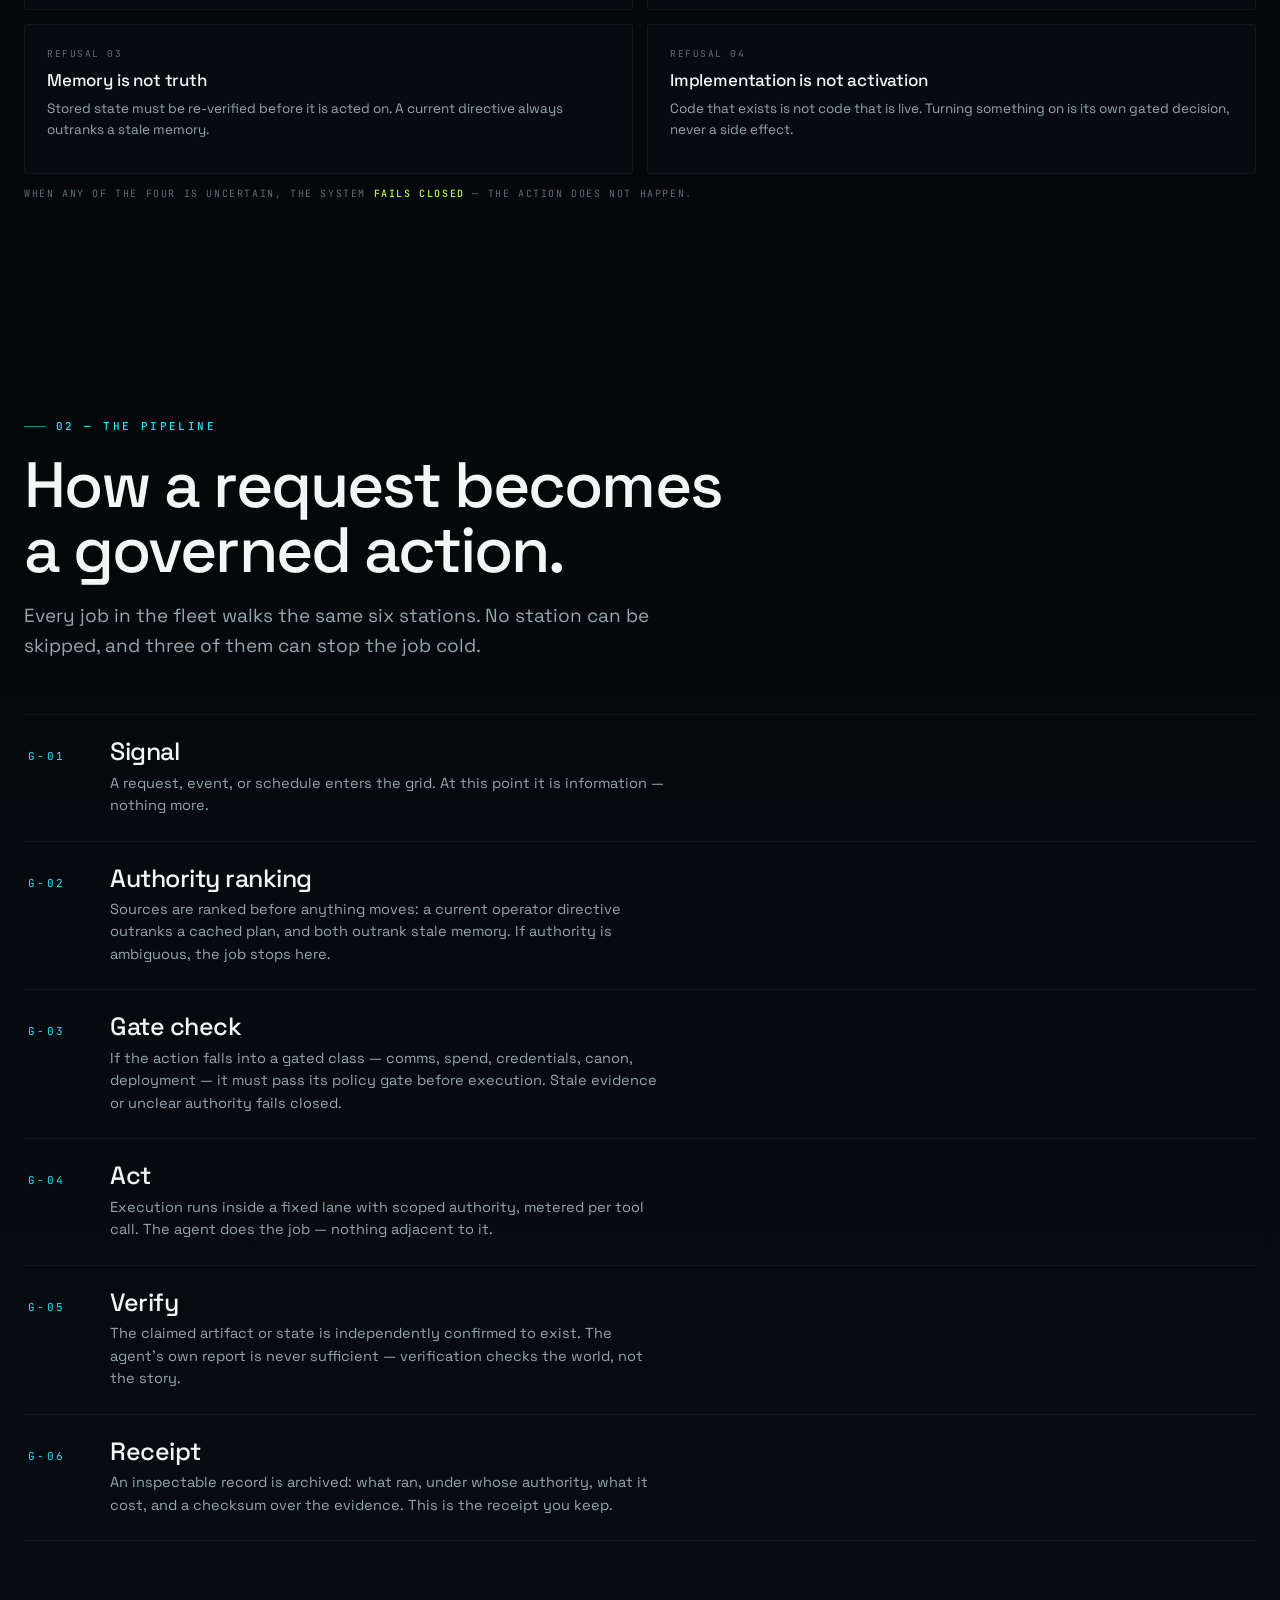
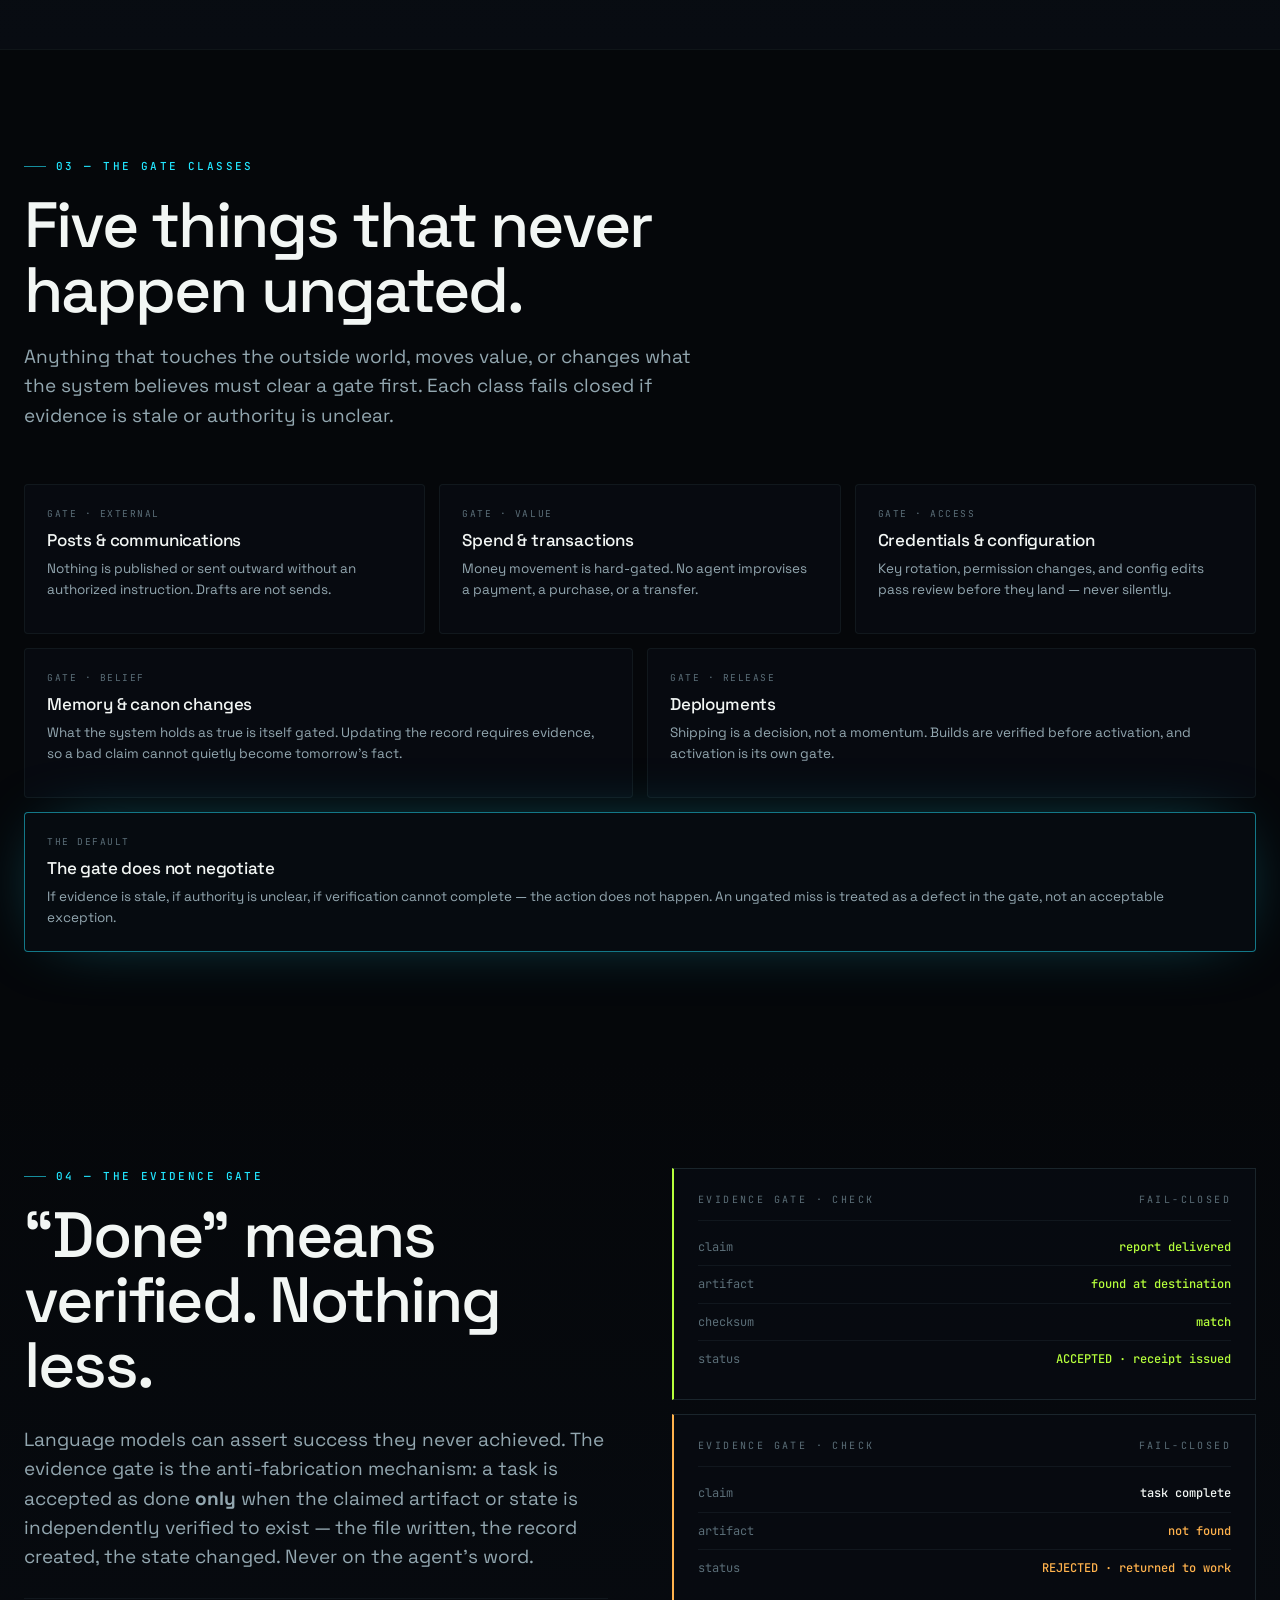
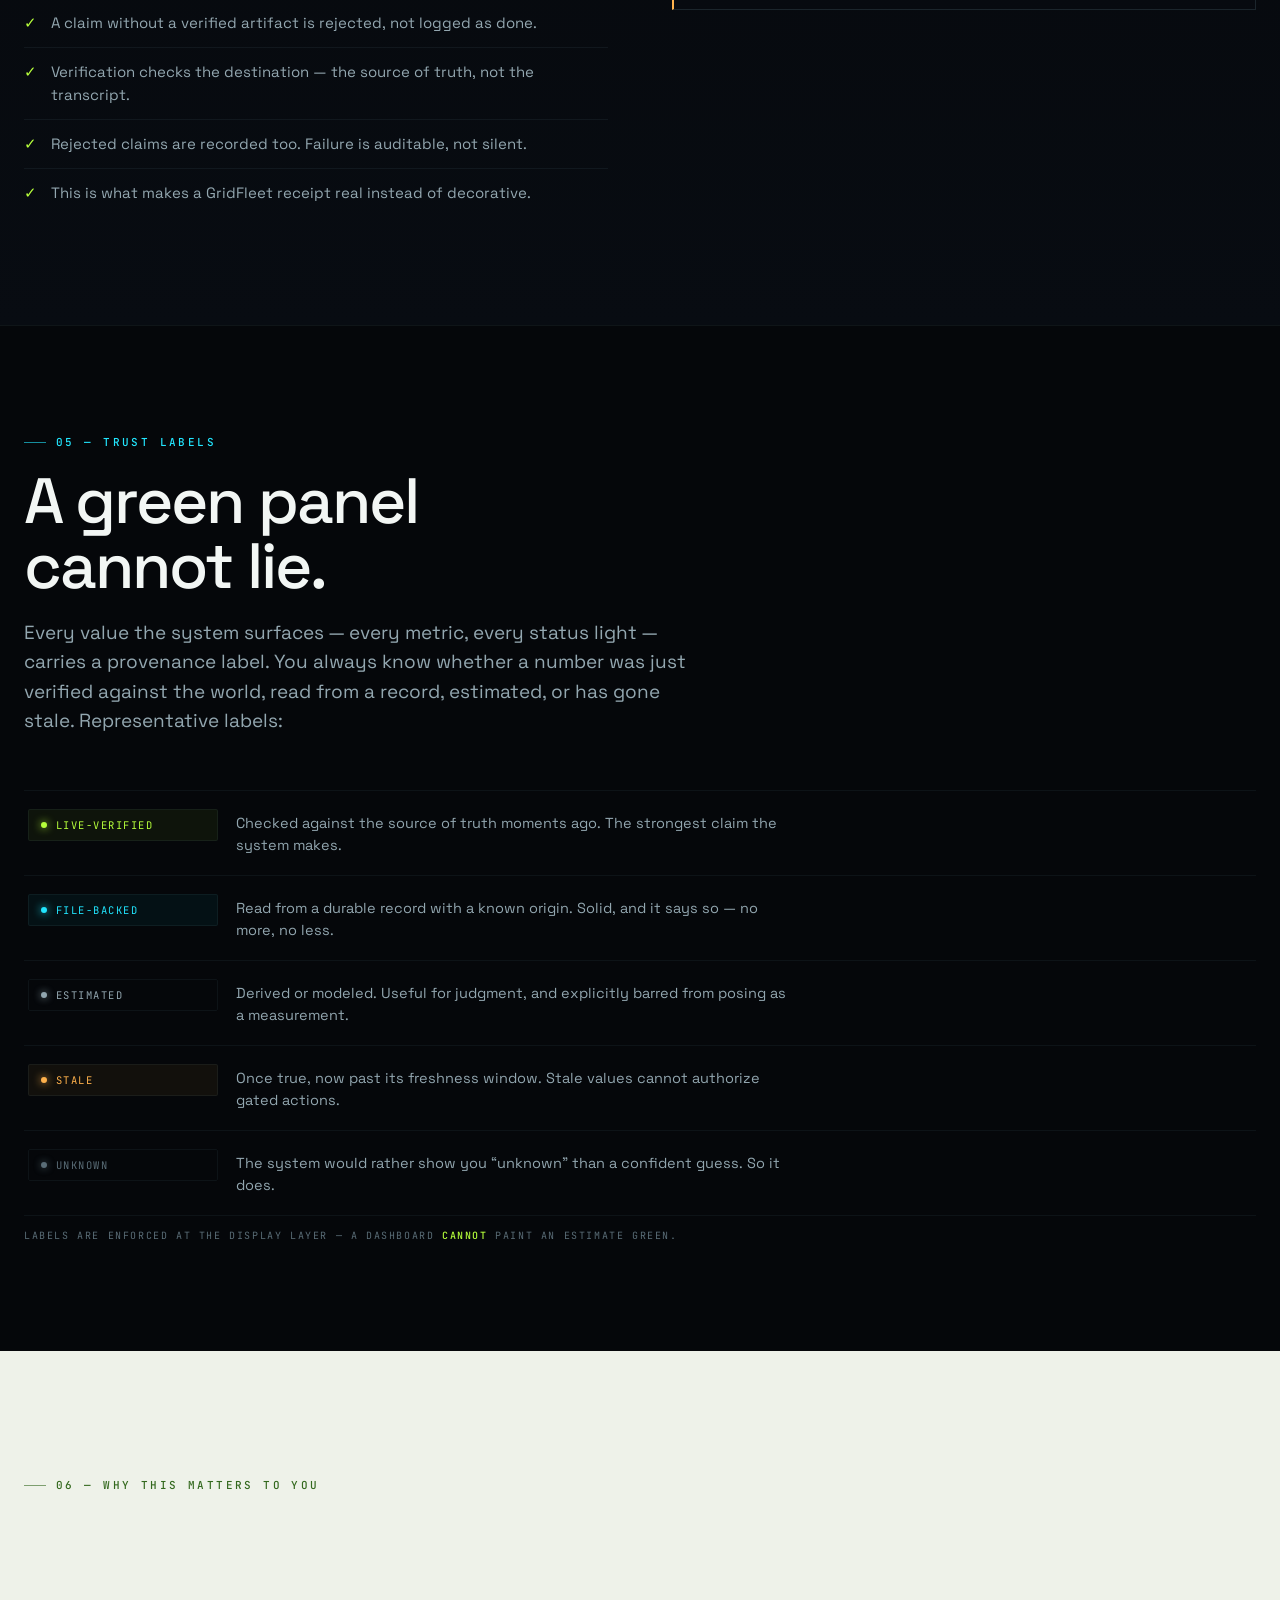
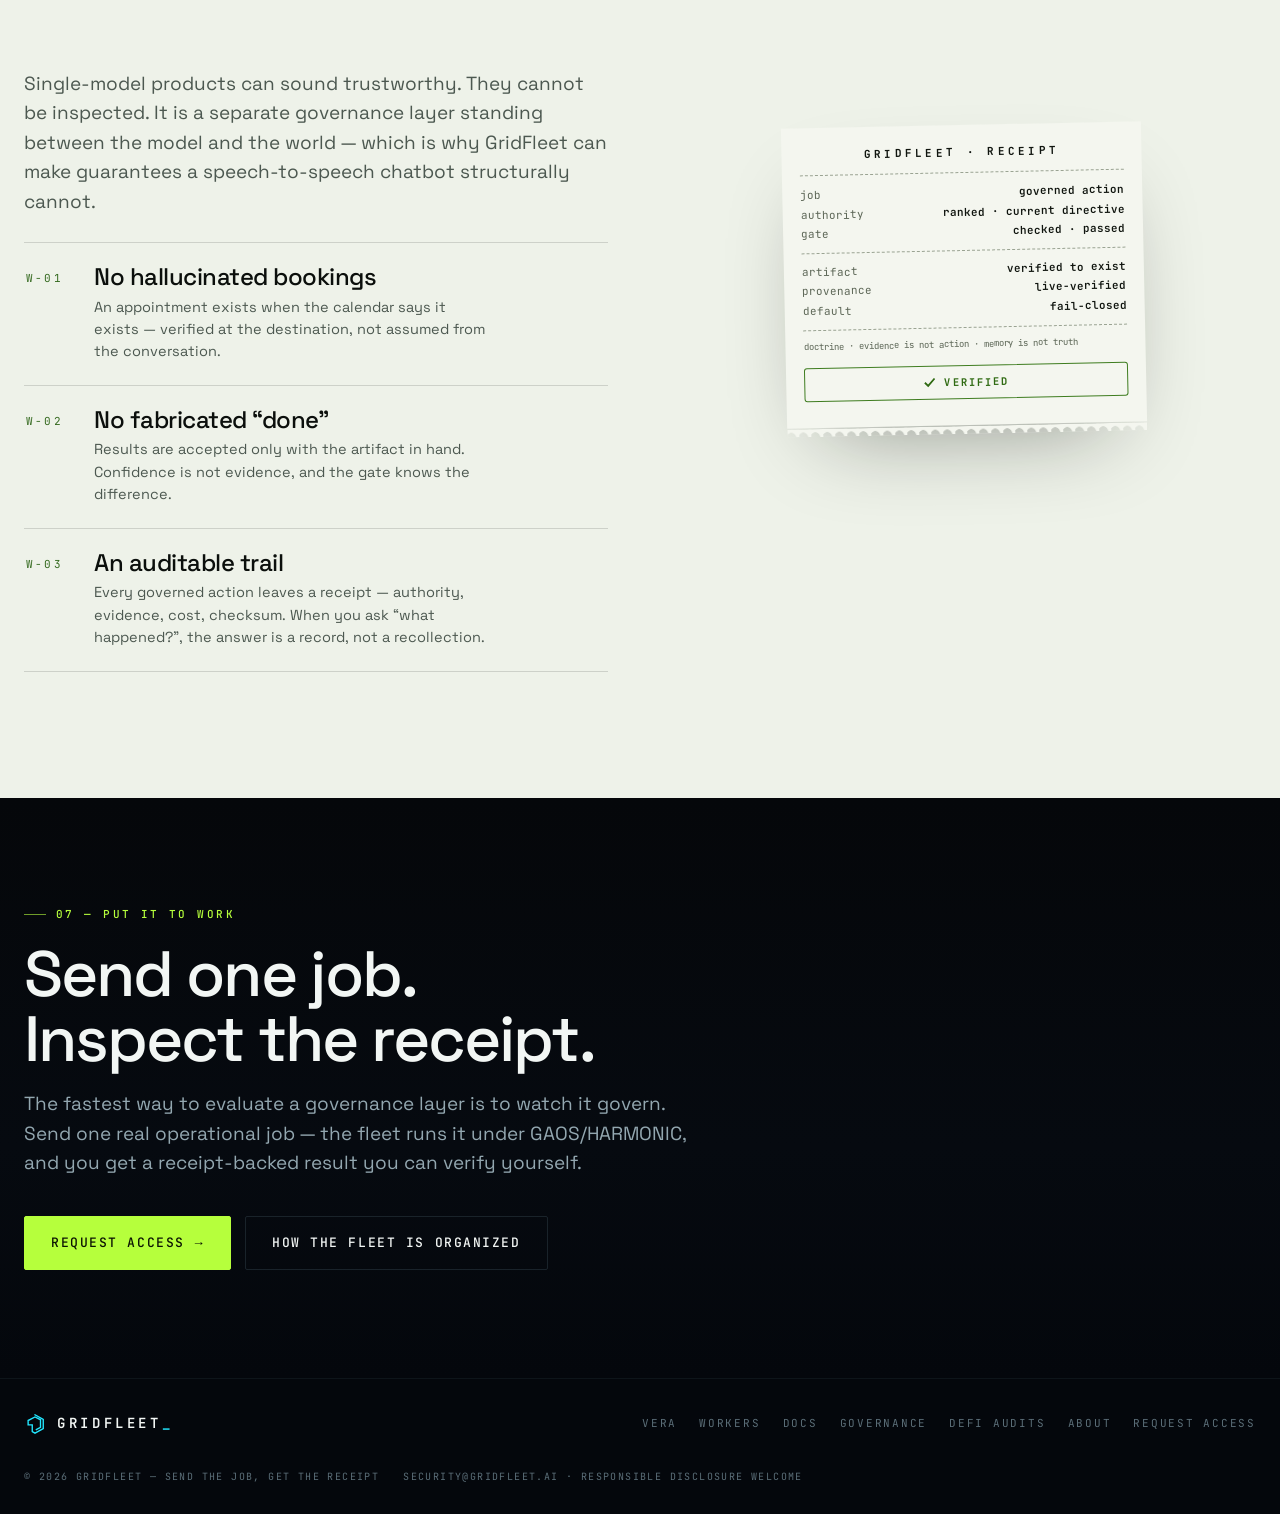
<file: governance.html>
<!doctype html>
<html lang="en" class="no-js">
<head>
<meta charset="utf-8" />
<meta name="viewport" content="width=device-width, initial-scale=1, viewport-fit=cover" />
<meta http-equiv="Content-Security-Policy" content="default-src 'self'; img-src 'self' data:; style-src 'self' 'unsafe-inline'; script-src 'self' 'unsafe-inline'; connect-src 'self'; form-action 'self' mailto:; frame-ancestors 'none'; base-uri 'self'; object-src 'none'; upgrade-insecure-requests" />
<meta name="referrer" content="strict-origin-when-cross-origin" />
<meta name="robots" content="index, follow, max-image-preview:large" />
<meta name="theme-color" content="#05070a" />
<title>Governance — GAOS/HARMONIC, the evidence-gating layer | GridFleet</title>
<meta name="description" content="GAOS/HARMONIC is GridFleet's governance and evidence layer: agents act only on verified evidence, sensitive actions are gate-checked before they happen, and every result returns an inspectable receipt. Fail-closed by default." />
<link rel="canonical" href="https://gridfleet.ai/governance" />
<meta property="og:title" content="GridFleet Governance — GAOS/HARMONIC" />
<meta property="og:description" content="Agents act only on verified evidence. Every sensitive action is gate-checked before it happens. Nothing is 'done' until the result is proven to exist. Fail-closed by default." />
<meta property="og:type" content="website" />
<meta property="og:url" content="https://gridfleet.ai/governance" />
<meta property="og:image" content="https://gridfleet.ai/og.png" />
<meta name="twitter:card" content="summary_large_image" />
<meta name="twitter:title" content="GridFleet Governance — GAOS/HARMONIC" />
<meta name="twitter:image" content="https://gridfleet.ai/og.png" />
<link rel="icon" href="/assets/favicon.svg" type="image/svg+xml" />
<link rel="preload" href="/assets/fonts/space-grotesk-var.woff2" as="font" type="font/woff2" crossorigin />
<link rel="preload" href="/assets/fonts/jetbrains-mono-var.woff2" as="font" type="font/woff2" crossorigin />
<style>body{background:#05070a;color:#f2f6f4;font-family:ui-sans-serif,system-ui,sans-serif;margin:0}</style>
<link rel="stylesheet" href="/assets/main.css" />
<link rel="stylesheet" href="/assets/sub.css" />
<style>
/* governance-page accents (additive, token-driven) */
.doctrine-quote {
  font-family: var(--mono); font-size: clamp(15px, 1.8vw, 21px); line-height: 2.1;
  color: var(--ink); border-left: 2px solid var(--cyan);
  background: rgba(34, 230, 255, 0.04);
  padding: clamp(22px, 3vw, 36px) clamp(24px, 3.4vw, 44px);
  margin: 0;
}
.doctrine-quote em { font-style: normal; color: var(--cyan); }
.doctrine-quote footer { margin-top: 14px; font-size: 10.5px; letter-spacing: 0.22em; text-transform: uppercase; color: var(--faint); }
.gate-note { font-family: var(--mono); font-size: 10px; letter-spacing: 0.16em; text-transform: uppercase; color: var(--faint); margin-top: 12px; }
.gate-note b { color: var(--lime); font-weight: 500; }
.label-row { display: grid; grid-template-columns: 190px 1fr; gap: 18px; padding: 18px 4px; border-top: 1px solid var(--hair2); align-items: baseline; }
.label-row:last-child { border-bottom: 1px solid var(--hair2); }
.label-row p { color: var(--dim); font-size: 14.5px; max-width: 62ch; margin: 0; }
.label-chip { display: inline-flex; align-items: center; gap: 9px; font-family: var(--mono); font-size: 10.5px; letter-spacing: 0.14em; text-transform: uppercase; border: 1px solid var(--hair2); padding: 7px 12px; border-radius: 2px; white-space: nowrap; }
.label-chip .tag-dot { box-shadow: 0 0 8px currentColor; background: currentColor; }
.lc-live { color: var(--lime); background: rgba(182, 255, 60, 0.06); }
.lc-file { color: var(--cyan); background: rgba(34, 230, 255, 0.05); }
.lc-est { color: var(--dim); }
.lc-stale { color: #ffb24d; background: rgba(255, 178, 77, 0.06); }
.lc-unk { color: var(--faint); }
@media (max-width: 640px) { .label-row { grid-template-columns: 1fr; gap: 8px; } }
</style>
<script type="application/ld+json">
{
  "@context": "https://schema.org",
  "@graph": [
    {"@type":"WebPage","@id":"https://gridfleet.ai/governance#page","url":"https://gridfleet.ai/governance","name":"GridFleet Governance — GAOS/HARMONIC","isPartOf":{"@id":"https://gridfleet.ai/#site"},"about":{"@id":"https://gridfleet.ai/#org"},"description":"GAOS/HARMONIC is GridFleet's governance and evidence layer: agents act only on verified evidence, sensitive actions are gate-checked before execution, and every result returns an inspectable receipt. Fail-closed by default."},
    {"@type":"FAQPage","@id":"https://gridfleet.ai/governance#faq","mainEntity":[
      {"@type":"Question","name":"What is GAOS/HARMONIC?","acceptedAnswer":{"@type":"Answer","text":"GAOS/HARMONIC is the governance and evidence layer that runs beneath the GridFleet agent fleet. Agents act only on verified evidence, every sensitive action passes a policy gate before it happens, and every result returns an inspectable receipt. If evidence is stale or authority is unclear, the system fails closed and the action does not happen."}},
      {"@type":"Question","name":"How does GridFleet prevent AI agents from fabricating results?","acceptedAnswer":{"@type":"Answer","text":"Through the evidence gate: a task is accepted as done only when the claimed artifact or state is independently verified to exist — never on the agent's own report. A claim without a verified artifact is rejected, which is what makes GridFleet receipts real."}},
      {"@type":"Question","name":"What actions require a gate check before execution?","acceptedAnswer":{"@type":"Answer","text":"External posts and communications, spend and transactions, credential or configuration changes, memory and canon changes, and deployments. Each gate class fails closed if evidence is stale or authority is unclear."}}
    ]}
  ]
}
</script>
</head>
<body>

<!-- nav -->
<header class="nav" id="nav">
  <a class="brand" href="/" aria-label="GridFleet home">
    <svg viewBox="0 0 48 48" fill="none" aria-hidden="true">
      <g stroke="#22e6ff" stroke-linejoin="round" stroke-linecap="round">
        <path d="M24 4 L42 14.5 L42 33.5 L24 44 L6 33.5 L6 14.5 Z" stroke-width="2" opacity="0.55"/>
        <path d="M24 4 L24 24 M24 24 L42 14.5 M24 24 L6 14.5" stroke-width="2" opacity="0.72"/>
        <path d="M24 24 L24 44 M24 24 L42 33.5 M24 24 L6 33.5" stroke-width="1.5" opacity="0.4"/>
      </g>
      <circle cx="24" cy="24" r="3.6" fill="#b6ff3c"/>
    </svg>
    <b>GRIDFLEET<span class="brand-dot">_</span></b>
  </a>
  <nav class="nav-links" aria-label="Primary">
    <a href="/vera">Vera</a>
    <a href="/workers.html">Workers</a>
    <a href="/docs.html">Docs</a>
    <a href="/about.html">About</a>
  </nav>
  <div style="display:flex;align-items:center;gap:10px">
    <a class="btn btn--solid nav-cta" href="/#deploy">Deploy the fleet</a>
    <button class="burger" id="burger" aria-label="Menu" aria-expanded="false" aria-controls="menu"><i></i><i></i><i></i></button>
  </div>
</header>

<!-- overlay menu -->
<div id="menu" role="dialog" aria-label="Site menu">
  <div class="menu-grid">
    <nav class="menu-main" aria-label="Scenes">
      <a href="/#fleet"><small>01</small>The living fleet</a>
      <a href="/#work"><small>02</small>Watch it work</a>
      <a href="/#receipts"><small>03</small>The receipt</a>
      <a href="/#deck"><small>04</small>Command deck</a>
      <a href="/#deploy"><small>05</small>Deploy</a>
    </nav>
    <nav class="menu-side" aria-label="Pages">
      <a href="/vera">Vera — AI receptionist</a>
      <a href="/workers.html">Hire a worker</a>
      <a href="/docs.html">API docs</a>
      <a href="/governance">Governance — the trust layer</a>
      <a href="/audits.html">DeFi audits</a>
      <a href="/about.html">About</a>
      <a href="/signup.html">Request access</a>
    </nav>
  </div>
  <div class="menu-foot">GridFleet — send the job · get the receipt</div>
</div>

<main>

<!-- ============ hero ============ -->
<section class="hero hero--sub scene" id="top" aria-label="GridFleet governance">
  <div class="grid-field" aria-hidden="true"></div>
  <div class="hero-inner wrap">
    <div class="hero-eyebrow">
      <span class="pulse-dot" aria-hidden="true"></span>
      <span class="tag">Governance — GAOS/HARMONIC</span>
    </div>
    <h1 class="h-xxl">
      <span class="line-mask"><span class="line-inner">Trust is not a feeling.</span></span>
      <span class="line-mask"><span class="line-inner">It is an <span class="accent">architecture.</span></span></span>
    </h1>
    <p class="hero-sub"><strong>GAOS/HARMONIC</strong> is the governance and evidence layer beneath the fleet. Agents act only on verified evidence, every sensitive action is gate-checked <em>before</em> it happens, and everything returns an inspectable receipt. Fail-closed by default.</p>
    <div class="hero-ctas">
      <a class="btn btn--solid" href="#pipeline">See the pipeline <span class="btn-arrow" aria-hidden="true">&rarr;</span></a>
      <a class="btn btn--ghost" href="/signup.html">Request access</a>
    </div>
  </div>
  <div class="hero-foot">
    <span class="hf-live">Default <b>fail-closed</b> &nbsp;·&nbsp; Gate classes <b>five</b> &nbsp;·&nbsp; Done means <b>verified</b></span>
    <span class="scroll-cue">Scroll <i aria-hidden="true"></i></span>
  </div>
</section>

<!-- ============ 01 · doctrine ============ -->
<section class="scene scene--pad scene--line" id="doctrine" aria-label="The doctrine">
  <div class="wrap">
    <div class="scene-head">
      <span class="tag">01 — The doctrine</span>
      <h2 class="h-xl"><span class="line-mask"><span class="line-inner">Four refusals,</span></span><span class="line-mask"><span class="line-inner">written into the runtime.</span></span></h2>
      <p class="lede">Most agent failures are category errors — a signal mistaken for an order, a memory mistaken for a fact. The governance layer exists to make those mistakes structurally impossible. Its core doctrine, verbatim:</p>
    </div>
    <blockquote class="doctrine-quote fade-up">
      <em>Evidence is not action.</em> &nbsp;<em>Advice is not dispatch.</em><br />
      <em>Memory is not truth.</em> &nbsp;<em>Implementation is not activation.</em>
      <footer>GAOS/HARMONIC — core doctrine · enforced at runtime, not by convention</footer>
    </blockquote>
    <div class="bento" style="margin-top:clamp(28px,4vh,44px)">
      <article class="bento-card b-6 fade-up"><span class="bc-note">Refusal 01</span><h3>Evidence is not action</h3><p>Seeing a signal never triggers a dispatch by itself. Observation and execution are separate, gated steps.</p></article>
      <article class="bento-card b-6 fade-up"><span class="bc-note">Refusal 02</span><h3>Advice is not dispatch</h3><p>A recommendation — however confident — executes nothing. Only an authorized instruction crosses into action.</p></article>
      <article class="bento-card b-6 fade-up"><span class="bc-note">Refusal 03</span><h3>Memory is not truth</h3><p>Stored state must be re-verified before it is acted on. A current directive always outranks a stale memory.</p></article>
      <article class="bento-card b-6 fade-up"><span class="bc-note">Refusal 04</span><h3>Implementation is not activation</h3><p>Code that exists is not code that is live. Turning something on is its own gated decision, never a side effect.</p></article>
    </div>
    <p class="gate-note fade-up">When any of the four is uncertain, the system <b>fails closed</b> — the action does not happen.</p>
  </div>
</section>

<!-- ============ 02 · pipeline ============ -->
<section class="scene scene--pad scene--deep" id="pipeline" aria-label="How a request becomes a governed action">
  <div class="wrap">
    <div class="scene-head">
      <span class="tag">02 — The pipeline</span>
      <h2 class="h-xl"><span class="line-mask"><span class="line-inner">How a request becomes</span></span><span class="line-mask"><span class="line-inner">a governed action.</span></span></h2>
      <p class="lede">Every job in the fleet walks the same six stations. No station can be skipped, and three of them can stop the job cold.</p>
    </div>
    <div class="steps">
      <div class="step fade-up"><span class="s-num">G-01</span><div><h3>Signal</h3><p>A request, event, or schedule enters the grid. At this point it is information — nothing more.</p></div></div>
      <div class="step fade-up"><span class="s-num">G-02</span><div><h3>Authority ranking</h3><p>Sources are ranked before anything moves: a current operator directive outranks a cached plan, and both outrank stale memory. If authority is ambiguous, the job stops here.</p></div></div>
      <div class="step fade-up"><span class="s-num">G-03</span><div><h3>Gate check</h3><p>If the action falls into a gated class — comms, spend, credentials, canon, deployment — it must pass its policy gate before execution. Stale evidence or unclear authority fails closed.</p></div></div>
      <div class="step fade-up"><span class="s-num">G-04</span><div><h3>Act</h3><p>Execution runs inside a fixed lane with scoped authority, metered per tool call. The agent does the job — nothing adjacent to it.</p></div></div>
      <div class="step fade-up"><span class="s-num">G-05</span><div><h3>Verify</h3><p>The claimed artifact or state is independently confirmed to exist. The agent's own report is never sufficient — verification checks the world, not the story.</p></div></div>
      <div class="step fade-up"><span class="s-num">G-06</span><div><h3>Receipt</h3><p>An inspectable record is archived: what ran, under whose authority, what it cost, and a checksum over the evidence. This is the receipt you keep.</p></div></div>
    </div>
  </div>
</section>

<!-- ============ 03 · gate classes ============ -->
<section class="scene scene--pad scene--line" id="gates" aria-label="The gate classes">
  <div class="wrap">
    <div class="scene-head">
      <span class="tag">03 — The gate classes</span>
      <h2 class="h-xl"><span class="line-mask"><span class="line-inner">Five things that never</span></span><span class="line-mask"><span class="line-inner">happen ungated.</span></span></h2>
      <p class="lede">Anything that touches the outside world, moves value, or changes what the system believes must clear a gate first. Each class fails closed if evidence is stale or authority is unclear.</p>
    </div>
    <div class="bento" style="margin-top:0">
      <article class="bento-card b-4 fade-up"><span class="bc-note">Gate · external</span><h3>Posts &amp; communications</h3><p>Nothing is published or sent outward without an authorized instruction. Drafts are not sends.</p></article>
      <article class="bento-card b-4 fade-up"><span class="bc-note">Gate · value</span><h3>Spend &amp; transactions</h3><p>Money movement is hard-gated. No agent improvises a payment, a purchase, or a transfer.</p></article>
      <article class="bento-card b-4 fade-up"><span class="bc-note">Gate · access</span><h3>Credentials &amp; configuration</h3><p>Key rotation, permission changes, and config edits pass review before they land — never silently.</p></article>
      <article class="bento-card b-6 fade-up"><span class="bc-note">Gate · belief</span><h3>Memory &amp; canon changes</h3><p>What the system holds as true is itself gated. Updating the record requires evidence, so a bad claim cannot quietly become tomorrow's fact.</p></article>
      <article class="bento-card b-6 fade-up"><span class="bc-note">Gate · release</span><h3>Deployments</h3><p>Shipping is a decision, not a momentum. Builds are verified before activation, and activation is its own gate.</p></article>
      <article class="bento-card b-12 bento-card--hot fade-up" style="min-height:0"><span class="bc-note">The default</span><h3>The gate does not negotiate</h3><p>If evidence is stale, if authority is unclear, if verification cannot complete — the action does not happen. An ungated miss is treated as a defect in the gate, not an acceptable exception.</p></article>
    </div>
  </div>
</section>

<!-- ============ 04 · evidence gate ============ -->
<section class="scene scene--pad scene--deep" id="evidence" aria-label="The evidence gate">
  <div class="wrap">
    <div class="split">
      <div>
        <div class="scene-head" style="margin-bottom:26px">
          <span class="tag">04 — The evidence gate</span>
          <h2 class="h-xl"><span class="line-mask"><span class="line-inner">&ldquo;Done&rdquo; means</span></span><span class="line-mask"><span class="line-inner">verified. Nothing less.</span></span></h2>
        </div>
        <p class="lede">Language models can assert success they never achieved. The evidence gate is the anti-fabrication mechanism: a task is accepted as done <strong>only</strong> when the claimed artifact or state is independently verified to exist — the file written, the record created, the state changed. Never on the agent's word.</p>
        <ul class="checks">
          <li>A claim without a verified artifact is rejected, not logged as done.</li>
          <li>Verification checks the destination — the source of truth, not the transcript.</li>
          <li>Rejected claims are recorded too. Failure is auditable, not silent.</li>
          <li>This is what makes a GridFleet receipt real instead of decorative.</li>
        </ul>
      </div>
      <div>
        <div class="ledger-card fade-up" role="img" aria-label="An evidence-gate check: one claim verified against its artifact, one rejected">
          <div class="lc-head"><span>Evidence gate · check</span><span>fail-closed</span></div>
          <div class="lc-row"><span>claim</span><b>report delivered</b></div>
          <div class="lc-row"><span>artifact</span><b>found at destination</b></div>
          <div class="lc-row"><span>checksum</span><b>match</b></div>
          <div class="lc-row"><span>status</span><b>ACCEPTED · receipt issued</b></div>
        </div>
        <div class="ledger-card fade-up" style="margin-top:14px;border-left-color:#ffb24d">
          <div class="lc-head"><span>Evidence gate · check</span><span>fail-closed</span></div>
          <div class="lc-row"><span>claim</span><b style="color:var(--ink)">task complete</b></div>
          <div class="lc-row"><span>artifact</span><b style="color:#ffb24d">not found</b></div>
          <div class="lc-row"><span>status</span><b style="color:#ffb24d">REJECTED · returned to work</b></div>
        </div>
      </div>
    </div>
  </div>
</section>

<!-- ============ 05 · trust labels ============ -->
<section class="scene scene--pad scene--line" id="labels" aria-label="The trust-label system">
  <div class="wrap">
    <div class="scene-head">
      <span class="tag">05 — Trust labels</span>
      <h2 class="h-xl"><span class="line-mask"><span class="line-inner">A green panel</span></span><span class="line-mask"><span class="line-inner">cannot lie.</span></span></h2>
      <p class="lede">Every value the system surfaces — every metric, every status light — carries a provenance label. You always know whether a number was just verified against the world, read from a record, estimated, or has gone stale. Representative labels:</p>
    </div>
    <div class="fade-up">
      <div class="label-row"><span class="label-chip lc-live"><span class="tag-dot"></span>live-verified</span><p>Checked against the source of truth moments ago. The strongest claim the system makes.</p></div>
      <div class="label-row"><span class="label-chip lc-file"><span class="tag-dot"></span>file-backed</span><p>Read from a durable record with a known origin. Solid, and it says so — no more, no less.</p></div>
      <div class="label-row"><span class="label-chip lc-est"><span class="tag-dot"></span>estimated</span><p>Derived or modeled. Useful for judgment, and explicitly barred from posing as a measurement.</p></div>
      <div class="label-row"><span class="label-chip lc-stale"><span class="tag-dot"></span>stale</span><p>Once true, now past its freshness window. Stale values cannot authorize gated actions.</p></div>
      <div class="label-row"><span class="label-chip lc-unk"><span class="tag-dot"></span>unknown</span><p>The system would rather show you &ldquo;unknown&rdquo; than a confident guess. So it does.</p></div>
    </div>
    <p class="gate-note fade-up">Labels are enforced at the display layer — a dashboard <b>cannot</b> paint an estimate green.</p>
  </div>
</section>

<!-- ============ 06 · why it matters (paper band) ============ -->
<section class="paper-band" id="why" aria-label="Why this matters to you">
  <div class="wrap">
    <div class="paper-grid">
      <div>
        <div class="scene-head" style="margin-bottom:26px">
          <span class="tag">06 — Why this matters to you</span>
          <h2 class="h-xl"><span class="line-mask"><span class="line-inner">The moat is</span></span><span class="line-mask"><span class="line-inner">the receipt.</span></span></h2>
        </div>
        <p class="lede">Single-model products can sound trustworthy. They cannot be inspected. It is a separate governance layer standing between the model and the world — which is why GridFleet can make guarantees a speech-to-speech chatbot structurally cannot.</p>
        <div class="anatomy-notes" style="margin-top:26px">
          <div class="an-item fade-up"><span class="an-num">W-01</span><div><h3>No hallucinated bookings</h3><p>An appointment exists when the calendar says it exists — verified at the destination, not assumed from the conversation.</p></div></div>
          <div class="an-item fade-up"><span class="an-num">W-02</span><div><h3>No fabricated &ldquo;done&rdquo;</h3><p>Results are accepted only with the artifact in hand. Confidence is not evidence, and the gate knows the difference.</p></div></div>
          <div class="an-item fade-up"><span class="an-num">W-03</span><div><h3>An auditable trail</h3><p>Every governed action leaves a receipt — authority, evidence, cost, checksum. When you ask &ldquo;what happened?&rdquo;, the answer is a record, not a recollection.</p></div></div>
        </div>
      </div>
      <div class="anatomy">
        <div class="receipt" aria-hidden="true">
          <div class="r-head">GRIDFLEET · RECEIPT</div>
          <div class="r-row"><span class="r-k">job</span><b>governed action</b></div>
          <div class="r-row"><span class="r-k">authority</span><b>ranked · current directive</b></div>
          <div class="r-row"><span class="r-k">gate</span><b>checked · passed</b></div>
          <div class="r-div"></div>
          <div class="r-row"><span class="r-k">artifact</span><b>verified to exist</b></div>
          <div class="r-row"><span class="r-k">provenance</span><b>live-verified</b></div>
          <div class="r-row"><span class="r-k">default</span><b>fail-closed</b></div>
          <div class="r-div"></div>
          <div class="r-hash">doctrine · evidence is not action · memory is not truth</div>
          <div class="r-seal"><svg viewBox="0 0 16 16" fill="none" aria-hidden="true"><path d="M2 8.5 6 12.5 14 3.5" stroke="currentColor" stroke-width="2.2"/></svg>VERIFIED</div>
        </div>
      </div>
    </div>
  </div>
</section>

<!-- ============ 07 · cta ============ -->
<section class="scene scene--pad" id="start" aria-label="Get started" style="background:linear-gradient(180deg,var(--bg),#060a10 60%,#04070c)">
  <div class="wrap">
    <div class="scene-head" style="margin-bottom:34px">
      <span class="tag tag--lime">07 — Put it to work</span>
      <h2 class="h-xl"><span class="line-mask"><span class="line-inner">Send one job.</span></span><span class="line-mask"><span class="line-inner">Inspect the receipt.</span></span></h2>
      <p class="lede">The fastest way to evaluate a governance layer is to watch it govern. Send one real operational job — the fleet runs it under GAOS/HARMONIC, and you get a receipt-backed result you can verify yourself.</p>
    </div>
    <div class="hero-ctas">
      <a class="btn btn--lime" href="/signup.html">Request access <span class="btn-arrow" aria-hidden="true">&rarr;</span></a>
      <a class="btn btn--ghost" href="/about.html">How the fleet is organized</a>
    </div>
  </div>
</section>

</main>

<footer>
  <div class="wrap">
    <div class="foot-in">
      <a class="brand" href="/" aria-label="GridFleet home">
        <svg viewBox="0 0 24 24" fill="none" aria-hidden="true"><path d="M12 2 21 7v10l-9 5-3-1.7V13H4.5V8.2L12 4.3l6 3.1v8.2l-4.5 2.5" stroke="#22e6ff" stroke-width="1.5" stroke-linecap="square"/></svg>
        <b>GRIDFLEET<span class="brand-dot">_</span></b>
      </a>
      <nav class="foot-links" aria-label="Footer">
        <a href="/vera">Vera</a>
        <a href="/workers.html">Workers</a>
        <a href="/docs.html">Docs</a>
        <a href="/governance">Governance</a>
        <a href="/audits.html">DeFi audits</a>
        <a href="/about.html">About</a>
        <a href="/signup.html">Request access</a>
      </nav>
    </div>
    <div class="foot-fine">
      <span>&copy; <span id="yr">2026</span> GridFleet — send the job, get the receipt</span>
      <span><a href="mailto:security@gridfleet.ai" style="color:inherit">security@gridfleet.ai</a> · responsible disclosure welcome</span>
    </div>
  </div>
</footer>

<script src="/assets/vendor/gsap.min.js" defer></script>
<script src="/assets/vendor/ScrollTrigger.min.js" defer></script>
<script src="/assets/vendor/lenis.min.js" defer></script>
<script src="/assets/main.js" defer></script>
<noscript><style>.fade-up{opacity:1;transform:none}.line-mask .line-inner{transform:none}</style></noscript>
</body>
</html>
</file>
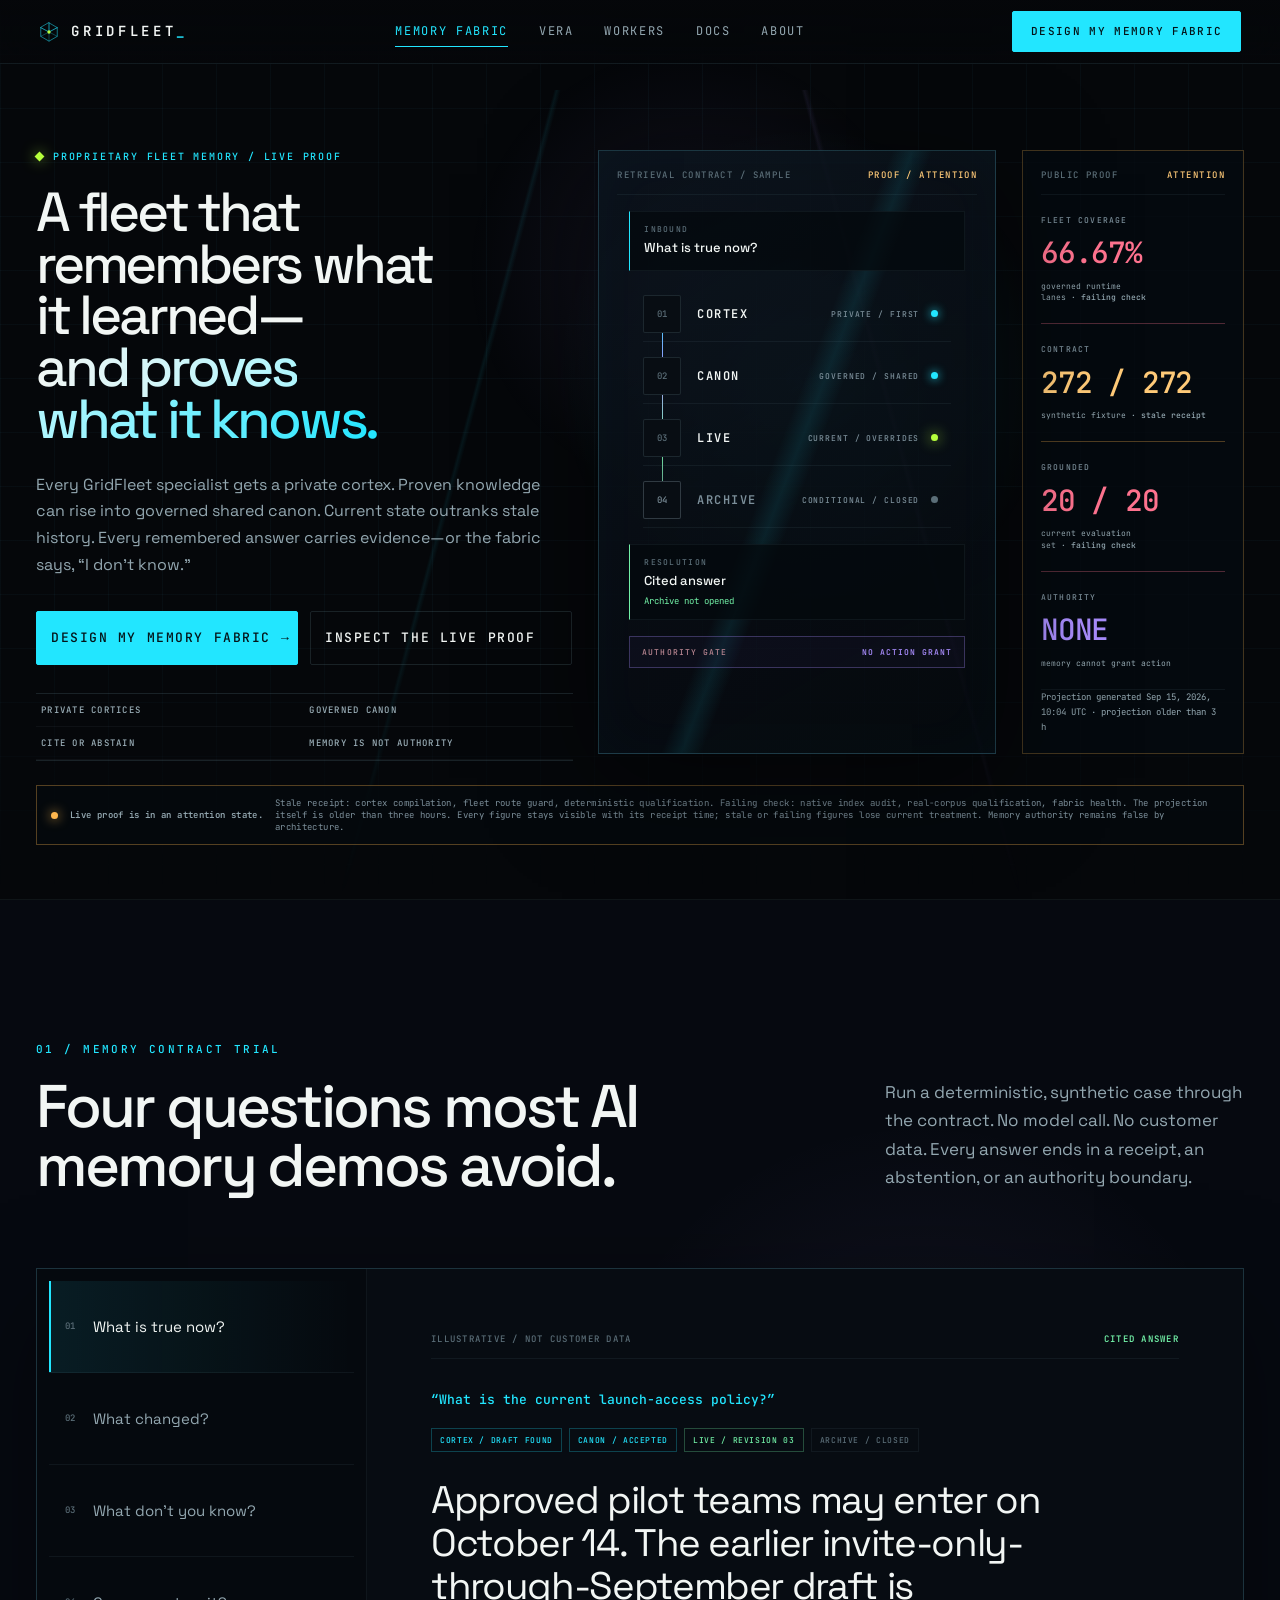
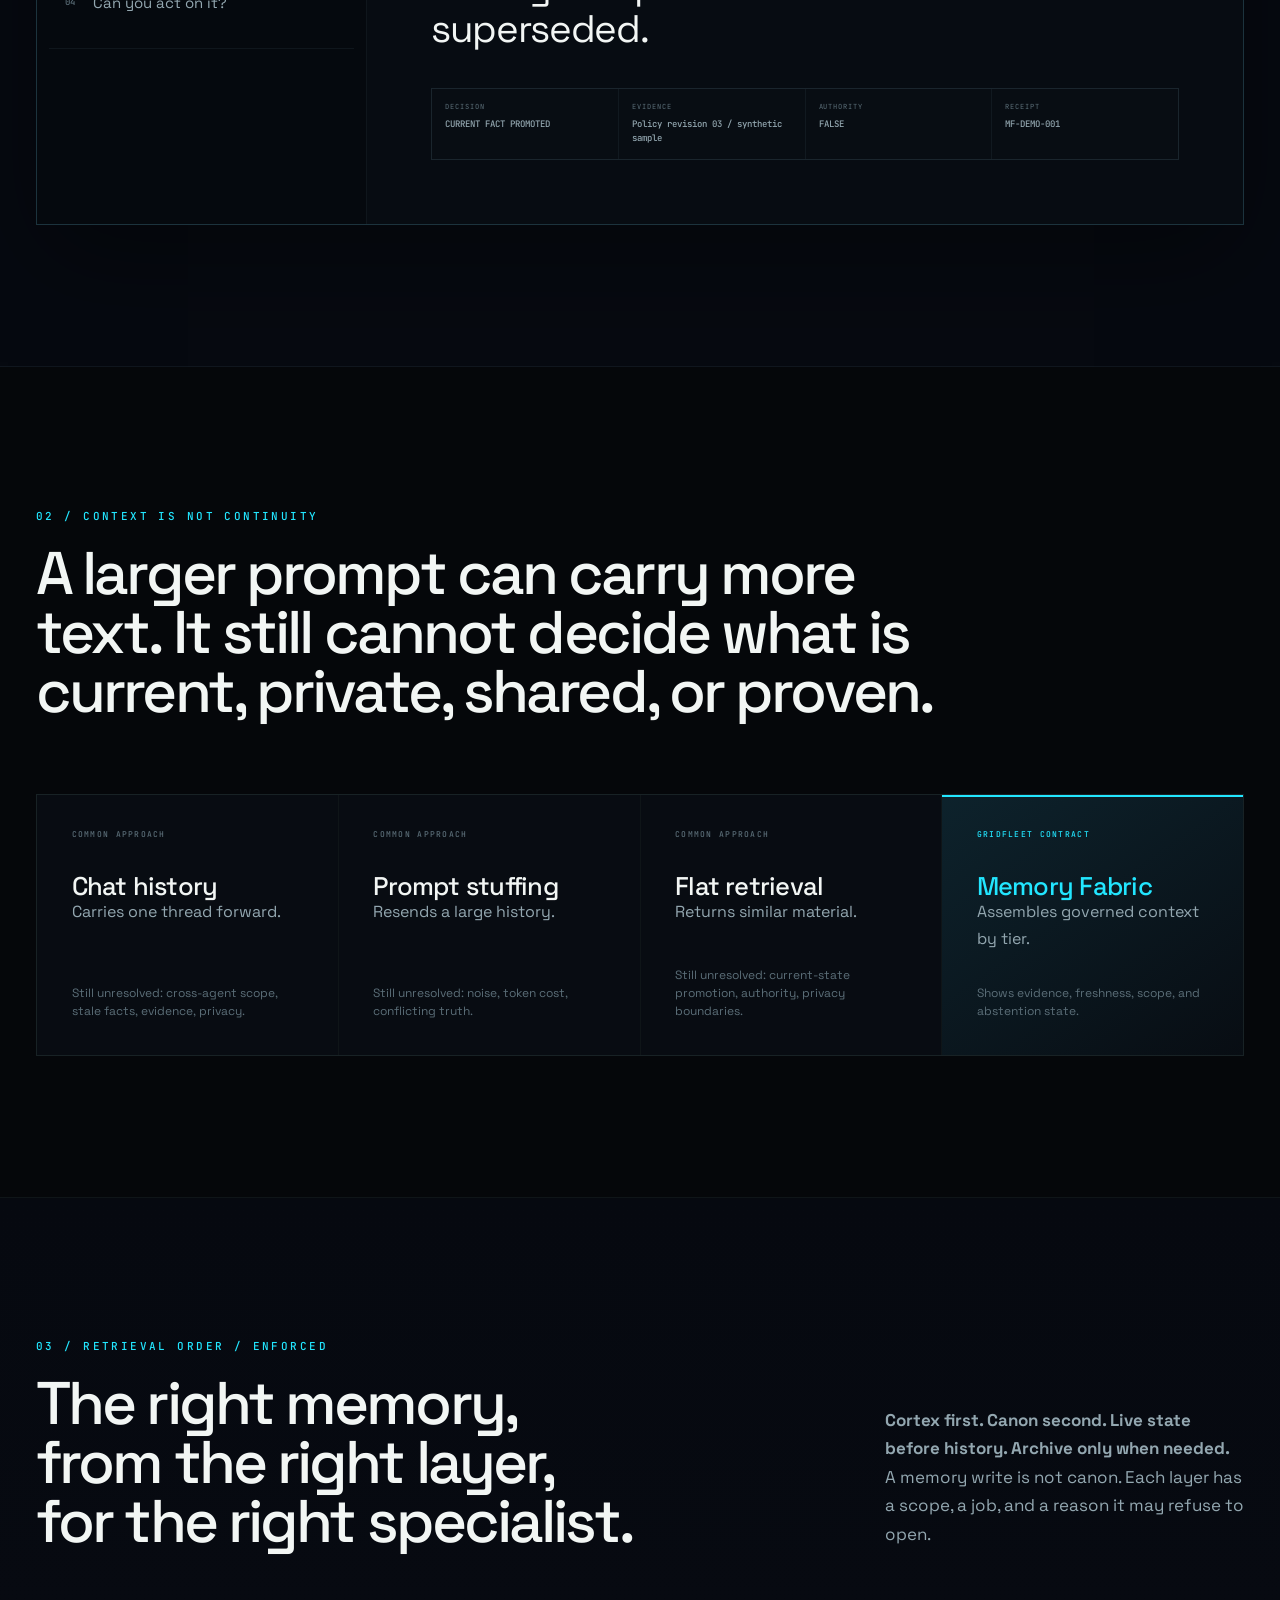
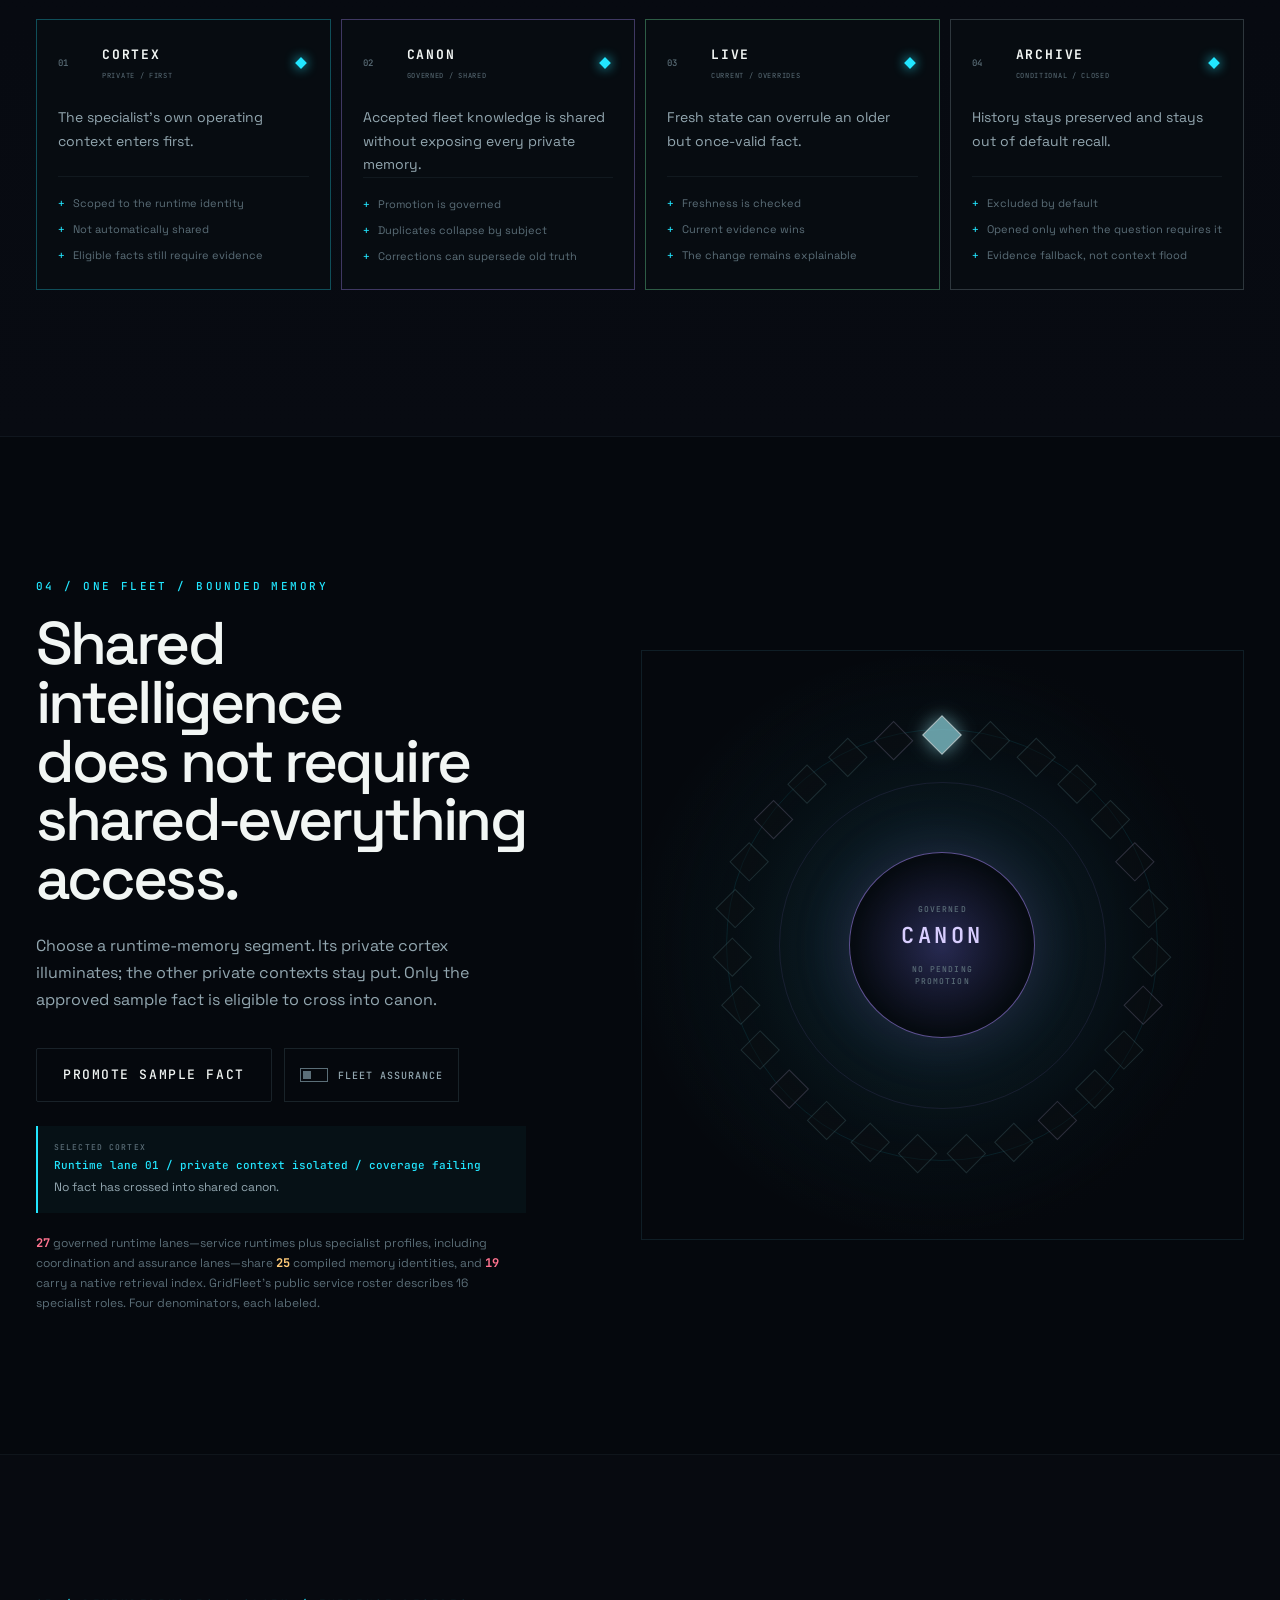
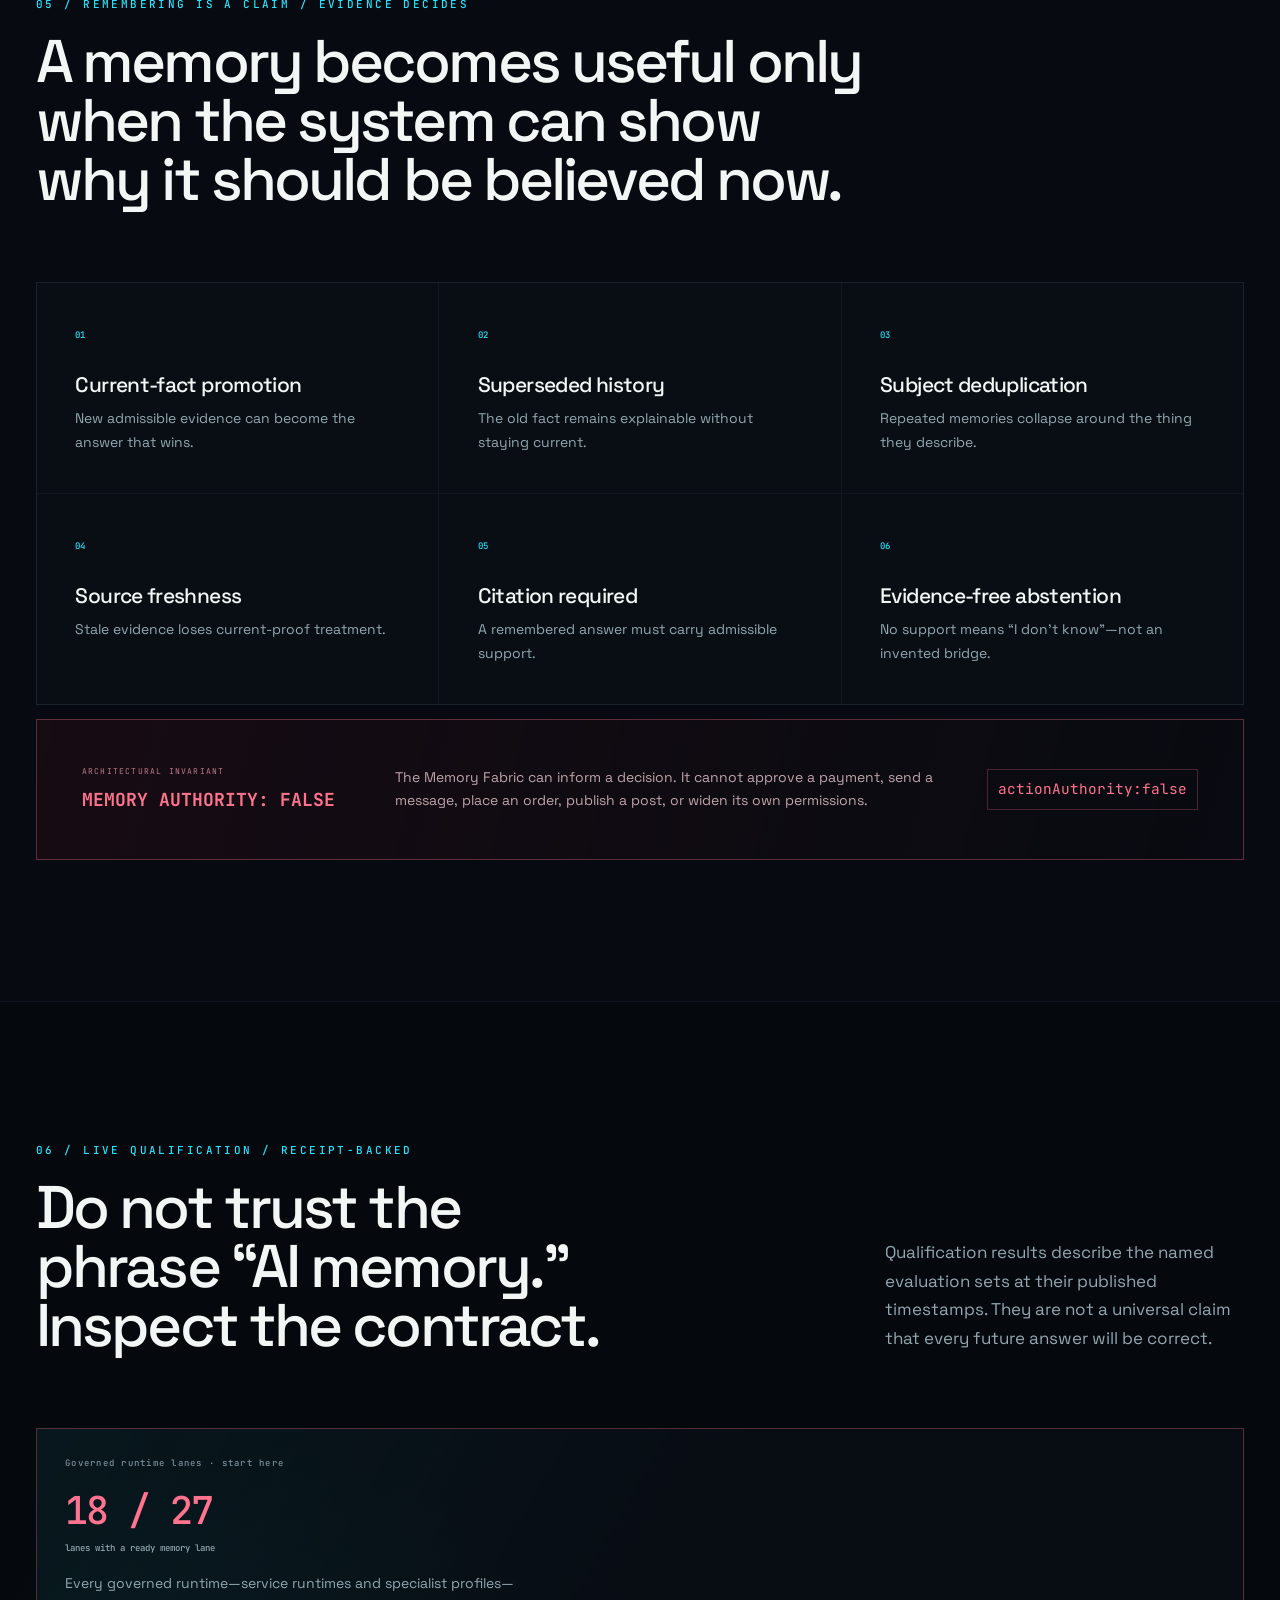
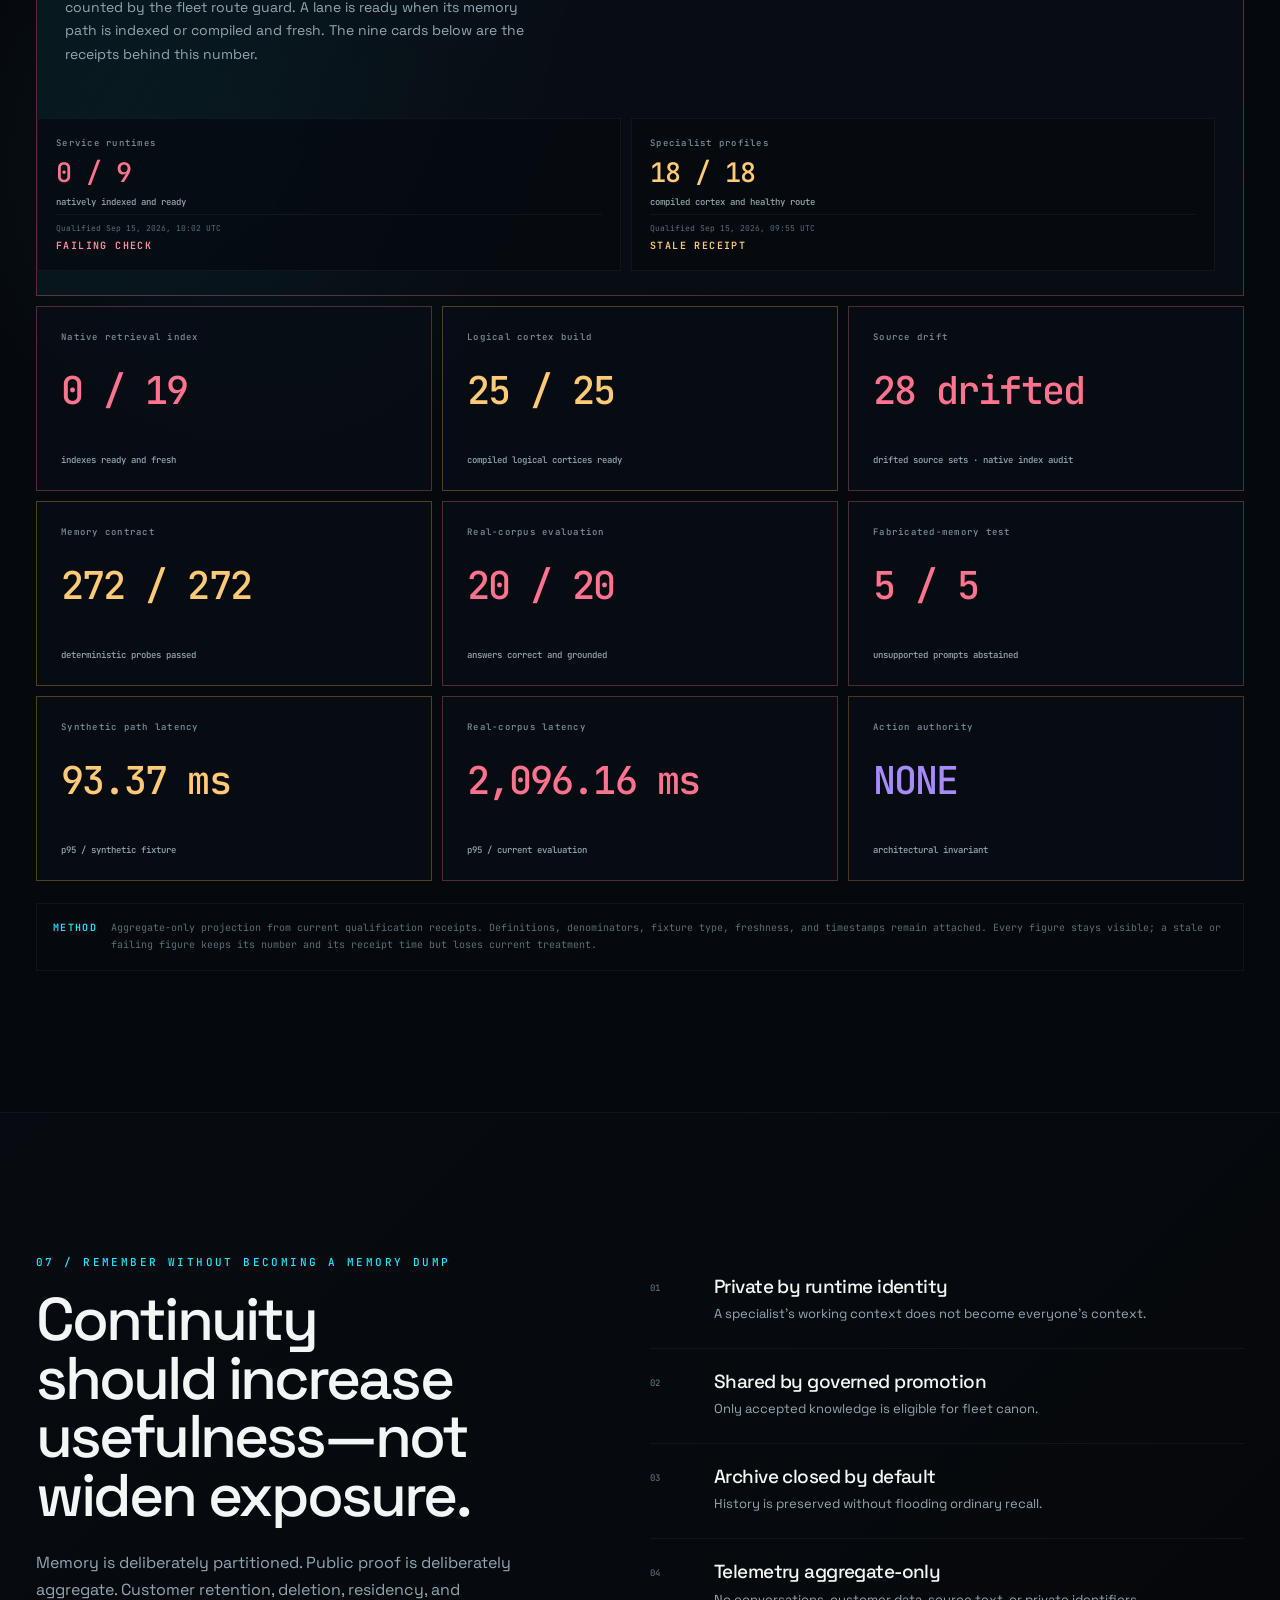
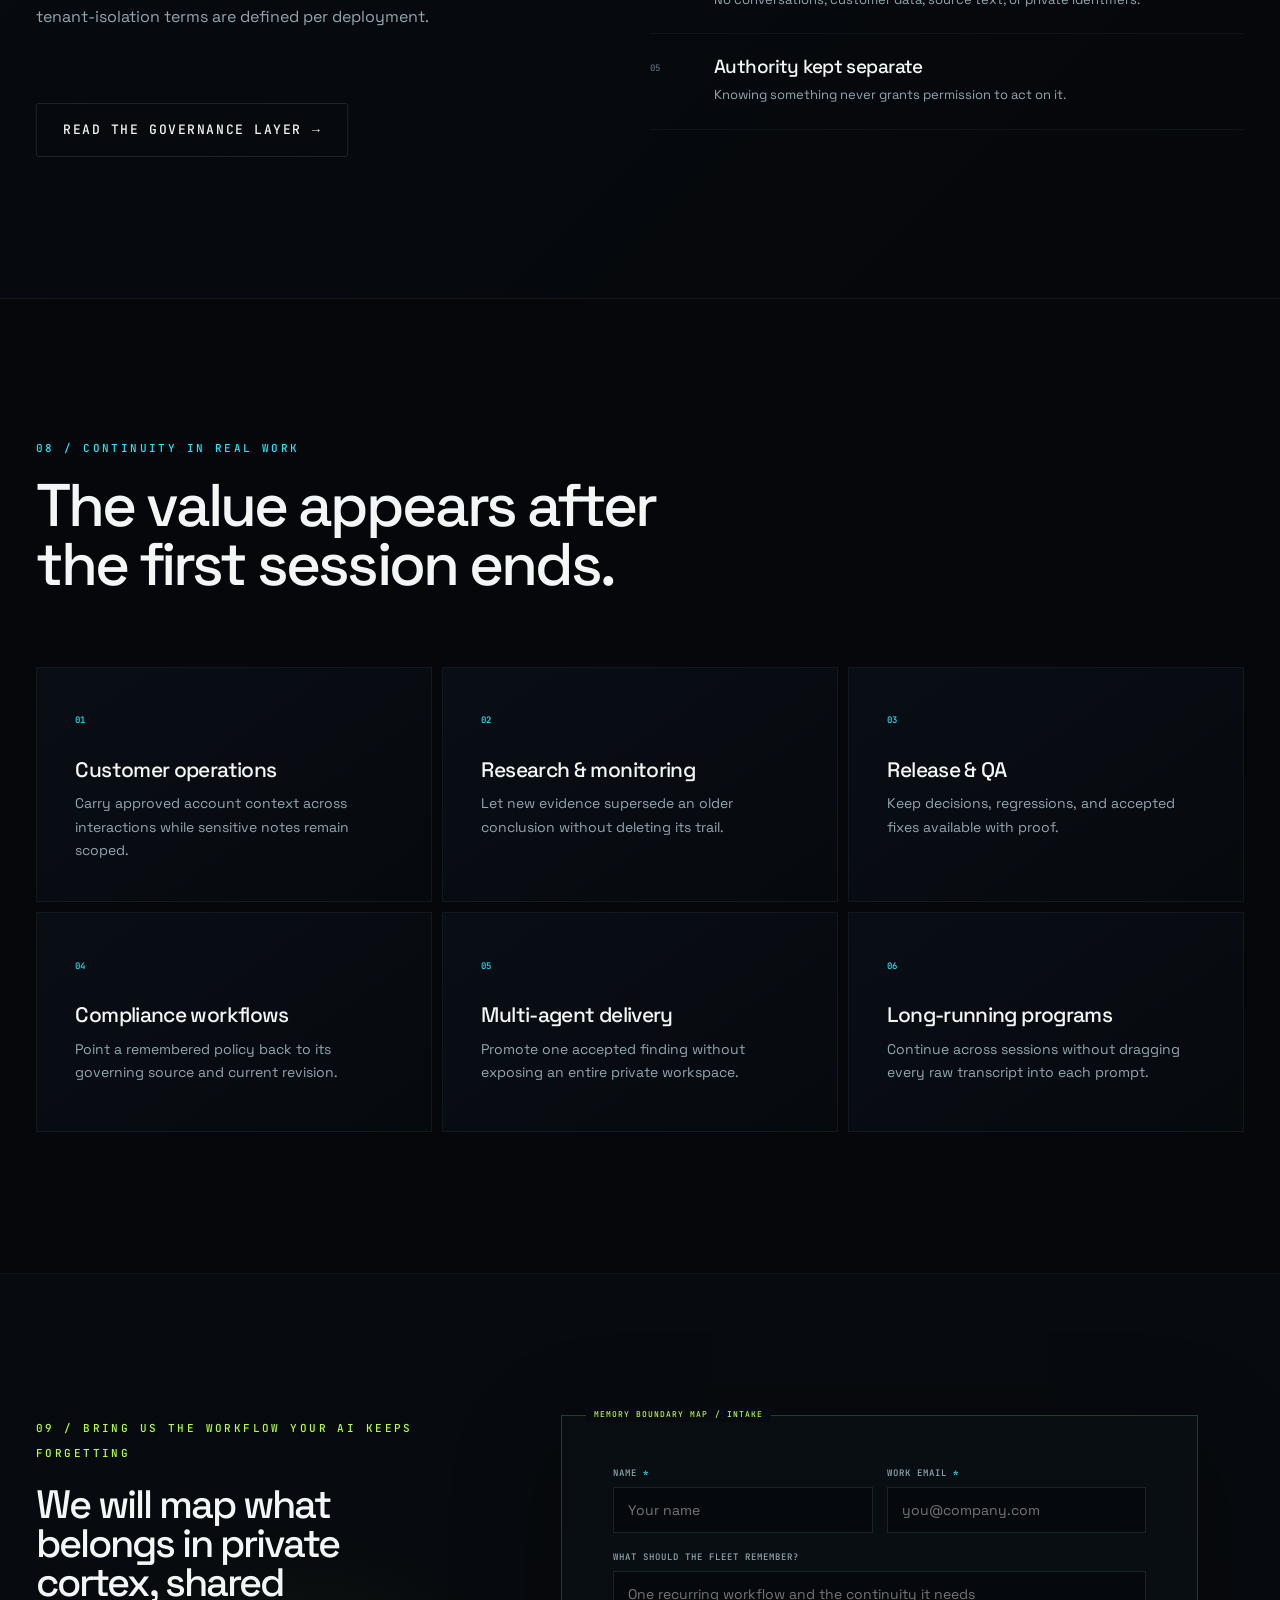
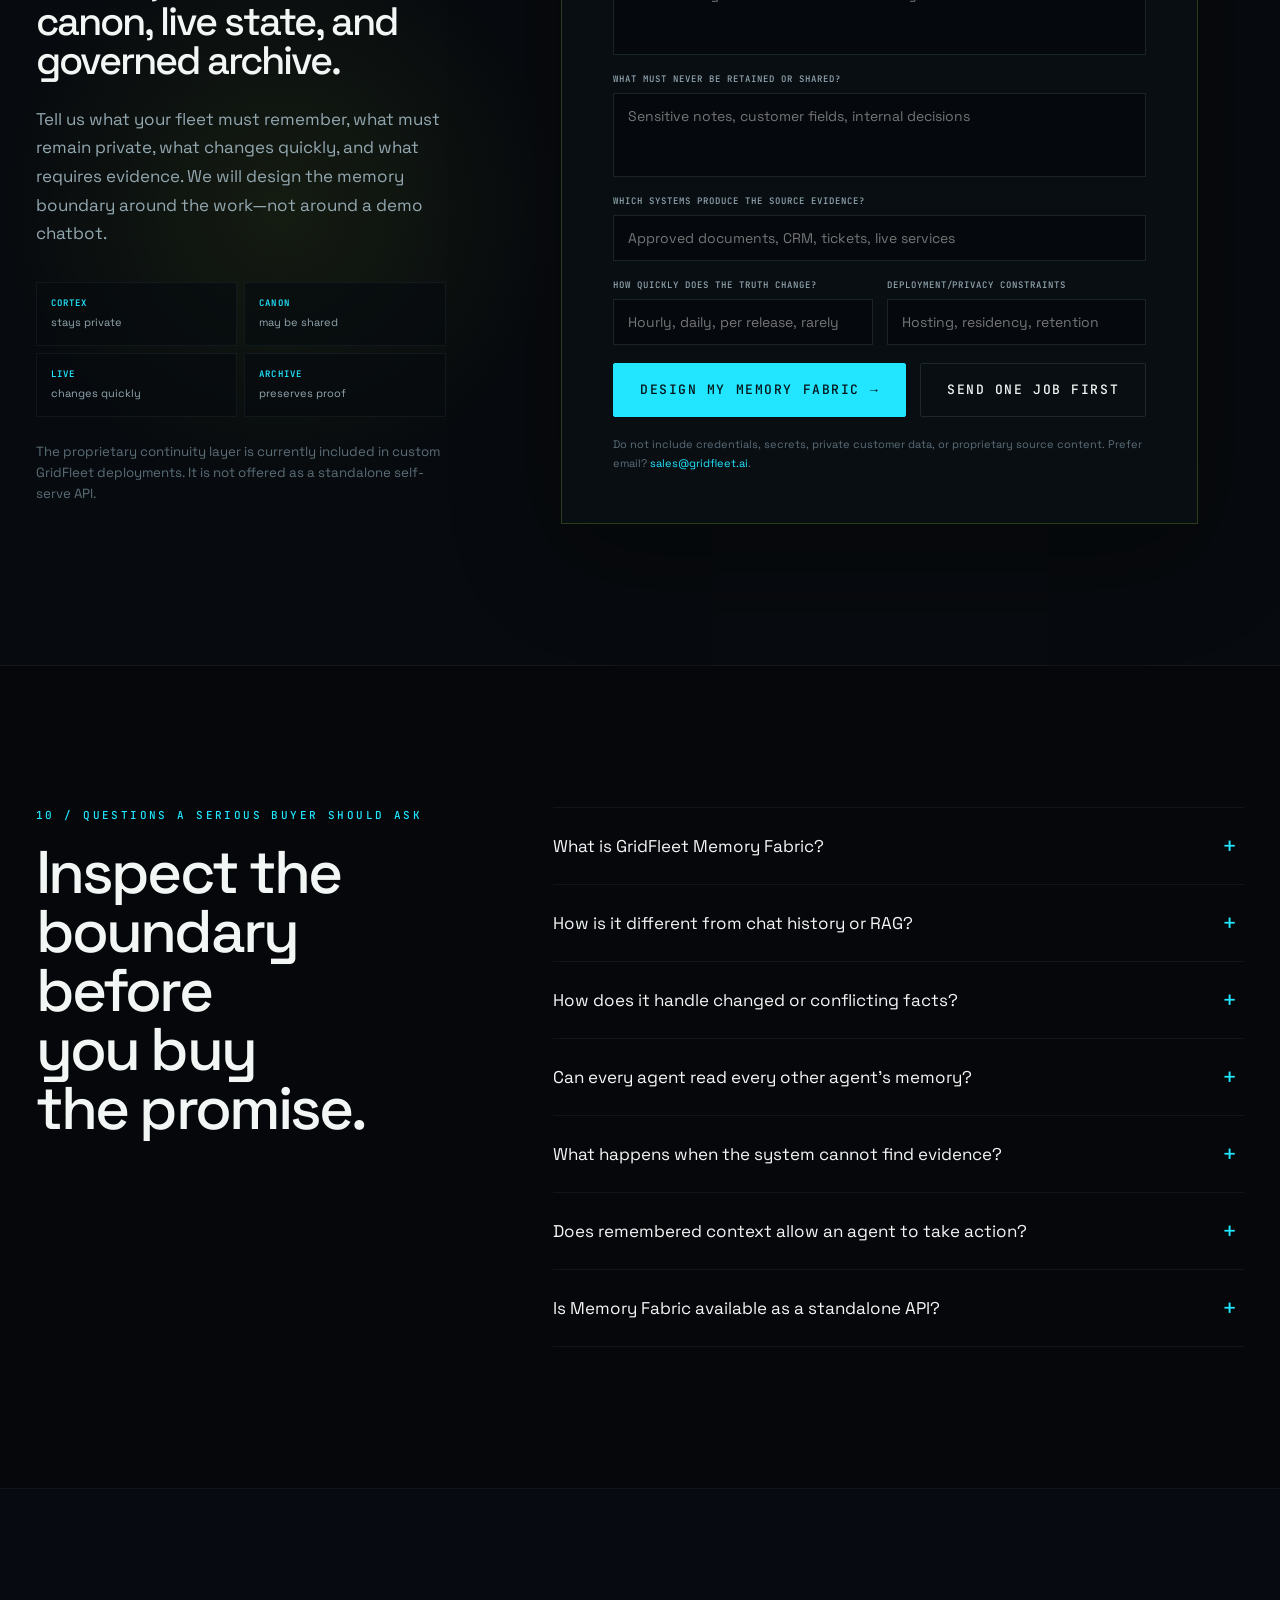
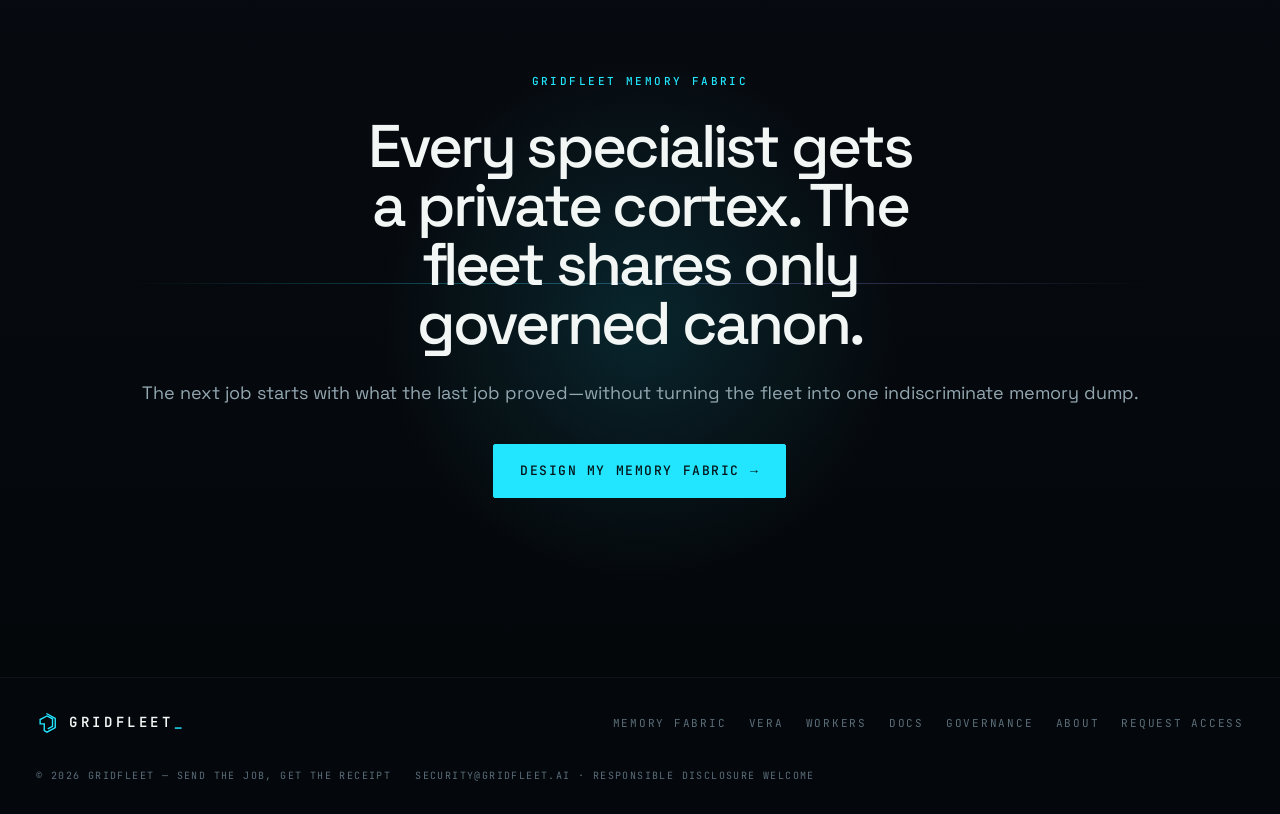
<file: memory.html>
<!doctype html>
<html lang="en" class="no-js">
<head>
<meta charset="utf-8" />
<meta name="viewport" content="width=device-width, initial-scale=1, viewport-fit=cover" />
<meta name="referrer" content="strict-origin-when-cross-origin" />
<meta name="robots" content="index, follow, max-image-preview:large" />
<meta name="theme-color" content="#05070a" />
<title>Memory Fabric for AI Agent Fleets | GridFleet</title>
<meta name="description" content="Give every AI specialist a private cortex and your fleet governed shared canon: fresh, citation-grounded memory with proof and no action authority." />
<link rel="canonical" href="https://gridfleet.ai/memory" />
<meta property="og:title" content="Your AI fleet should remember what it learned." />
<meta property="og:description" content="Private agent cortices. Governed shared canon. Current truth, evidence citations, and honest abstention." />
<meta property="og:type" content="website" />
<meta property="og:url" content="https://gridfleet.ai/memory" />
<meta property="og:image" content="https://gridfleet.ai/assets/og-memory.png" />
<meta property="og:image:width" content="1200" />
<meta property="og:image:height" content="630" />
<meta property="og:image:alt" content="GridFleet Memory Fabric: private cortex, governed canon, live truth, and a conditional archive." />
<meta name="twitter:card" content="summary_large_image" />
<meta name="twitter:title" content="Your AI fleet should remember what it learned." />
<meta name="twitter:description" content="Governed continuity for multi-agent operations, with live aggregate proof." />
<meta name="twitter:image" content="https://gridfleet.ai/assets/og-memory.png" />
<link rel="icon" href="/assets/favicon.svg" type="image/svg+xml" />
<link rel="preload" href="/assets/fonts/space-grotesk-var.woff2" as="font" type="font/woff2" crossorigin />
<link rel="preload" href="/assets/fonts/jetbrains-mono-var.woff2" as="font" type="font/woff2" crossorigin />
<style>body{background:#05070a;color:#f2f6f4;font-family:ui-sans-serif,system-ui,sans-serif;margin:0}</style>
<link rel="stylesheet" href="/assets/main.css" />
<link rel="stylesheet" href="/assets/memory.css" />
<link rel="stylesheet" href="/assets/memory-detail.css" />
<script type="application/ld+json">
{
  "@context":"https://schema.org",
  "@graph":[
    {"@type":"Organization","@id":"https://gridfleet.ai/#org","name":"GridFleet","url":"https://gridfleet.ai","logo":"https://gridfleet.ai/og.png","email":"hello@gridfleet.ai"},
    {"@type":["Service","SoftwareApplication"],"@id":"https://gridfleet.ai/memory#service","name":"GridFleet Memory Fabric","url":"https://gridfleet.ai/memory","provider":{"@id":"https://gridfleet.ai/#org"},"applicationCategory":"BusinessApplication","serviceType":"Governed continuity for multi-agent operations","description":"A governed continuity layer for multi-agent operations: scoped private cortex, governed shared canon, current-state checks, citation-required answers, evidence-free abstention, and no action authority.","featureList":["Private specialist cortex","Governed shared canon","Current-state freshness","Citation-required answers","Evidence-free abstention","Memory has no action authority"],"additionalProperty":[{"@type":"PropertyValue","name":"Action authority","value":false},{"@type":"PropertyValue","name":"Public telemetry privacy","value":"aggregate-only"}]},
    {"@type":"FAQPage","@id":"https://gridfleet.ai/memory#faq","mainEntity":[
      {"@type":"Question","name":"What is GridFleet Memory Fabric?","acceptedAnswer":{"@type":"Answer","text":"GridFleet Memory Fabric is a governed continuity layer for multi-agent operations. Each runtime specialist receives scoped private memory, while accepted knowledge can become shared fleet canon."}},
      {"@type":"Question","name":"How is it different from chat history or RAG?","acceptedAnswer":{"@type":"Answer","text":"Chat history preserves a thread, and retrieval can find similar material. Memory Fabric adds explicit scope, source freshness, current-fact promotion, superseded history, citations, abstention, and a separate authority boundary."}},
      {"@type":"Question","name":"How does it handle changed or conflicting facts?","acceptedAnswer":{"@type":"Answer","text":"Current admissible evidence can supersede an older fact without deleting the historical record. The answer cites the current source and can disclose what changed."}},
      {"@type":"Question","name":"Can every agent read every other agent's memory?","acceptedAnswer":{"@type":"Answer","text":"No. Private cortex stays scoped to the relevant runtime identity. Only governed, accepted knowledge is eligible for shared canon."}},
      {"@type":"Question","name":"What happens when the system cannot find evidence?","acceptedAnswer":{"@type":"Answer","text":"It abstains. The contract is to cite admissible evidence or say it does not know."}},
      {"@type":"Question","name":"Does remembered context allow an agent to take action?","acceptedAnswer":{"@type":"Answer","text":"No. Memory informs work but grants no permission to act. Payments, messages, orders, publishing, and any permission change require a separate authority path."}},
      {"@type":"Question","name":"Is Memory Fabric available as a standalone API?","acceptedAnswer":{"@type":"Answer","text":"Not currently. Memory Fabric is delivered through custom GridFleet deployments. GridFleet invites teams to map one real workflow and its memory boundaries."}}
    ]}
  ]
}
</script>
</head>
<body class="memory-page">
<a class="mf-skip" href="#main">Skip to content</a>

<header class="nav mf-nav" id="nav">
  <a class="brand" href="/" aria-label="GridFleet home">
    <svg viewBox="0 0 48 48" fill="none" aria-hidden="true">
      <g stroke="#22e6ff" stroke-linejoin="round" stroke-linecap="round">
        <path d="M24 4 L42 14.5 L42 33.5 L24 44 L6 33.5 L6 14.5 Z" stroke-width="2" opacity="0.55"/>
        <path d="M24 4 L24 24 M24 24 L42 14.5 M24 24 L6 14.5" stroke-width="2" opacity="0.72"/>
        <path d="M24 24 L24 44 M24 24 L42 33.5 M24 24 L6 33.5" stroke-width="1.5" opacity="0.4"/>
      </g>
      <circle cx="24" cy="24" r="3.6" fill="#b6ff3c"/>
    </svg>
    <b>GRIDFLEET<span class="brand-dot">_</span></b>
  </a>
  <nav class="nav-links" aria-label="Primary">
    <a class="is-active" href="/memory" aria-current="page">Memory Fabric</a>
    <a href="/vera">Vera</a>
    <a href="/workers.html">Workers</a>
    <a href="/docs.html">Docs</a>
    <a href="/about.html">About</a>
  </nav>
  <div class="mf-nav-actions">
    <a class="btn btn--solid nav-cta" href="#boundary-map">Design my memory fabric</a>
    <button class="burger" id="memory-burger" aria-label="Open menu" aria-expanded="false" aria-controls="memory-menu"><i></i><i></i><i></i></button>
  </div>
</header>

<div class="mf-menu" id="memory-menu" aria-hidden="true">
  <nav aria-label="Memory page navigation">
    <a href="#contract-trial">Memory contract trial</a>
    <a href="#architecture">Retrieval order</a>
    <a href="#truth-contract">Remembering is a claim</a>
    <a href="#live-proof">Live qualification</a>
    <a href="#boundary-map">Bring us the workflow</a>
  </nav>
  <div class="mf-menu-side"><a href="/">GridFleet home</a><a href="/vera">Vera</a><a href="/workers">Workers</a><a href="/docs">Docs</a><a href="/about">About</a><a class="btn btn--solid mf-menu-cta" href="#boundary-map">Design my memory fabric</a></div>
</div>

<main id="main">
  <section class="mf-hero" aria-labelledby="memory-title">
    <div class="mf-gridfield" aria-hidden="true"></div>
    <div class="wrap mf-hero-grid">
      <div class="mf-hero-copy">
        <div class="mf-eyebrow"><span class="mf-live-dot" aria-hidden="true"></span>PROPRIETARY FLEET MEMORY / LIVE PROOF</div>
        <h1 id="memory-title">A fleet that <br />remembers what <br />it learned⁠&mdash; <br /><span>and proves <br />what it knows.</span></h1>
        <p class="mf-hero-lede">Every GridFleet specialist gets a private cortex. Proven knowledge can rise into governed shared canon. Current state outranks stale history. Every remembered answer carries evidence&mdash;or the fabric says, &ldquo;I don&rsquo;t know.&rdquo;</p>
        <div class="mf-hero-actions">
          <a class="btn btn--solid" href="#boundary-map">Design my memory fabric <span class="btn-arrow" aria-hidden="true">&rarr;</span></a>
          <a class="btn btn--ghost" href="#live-proof">Inspect the live proof</a>
        </div>
        <div class="mf-trust-rail" aria-label="Memory Fabric trust principles">
          <span>PRIVATE CORTICES</span><span>GOVERNED CANON</span><span>CITE OR ABSTAIN</span><span>MEMORY IS NOT AUTHORITY</span>
        </div>
      </div>

      <div class="mf-hero-machine" aria-label="Question passes through private cortex, governed canon, live state, and a conditional archive before a cited answer or abstention">
        <div class="mf-machine-head"><span>RETRIEVAL CONTRACT / SAMPLE</span><b data-memory-status-label>SCRIPT OFF</b></div>
        <div class="mf-packet mf-packet--question"><small>INBOUND</small><strong>What is true now?</strong></div>
        <ol class="mf-spine">
          <li class="is-on"><span>01</span><div><b>CORTEX</b><small>PRIVATE / FIRST</small></div><i aria-hidden="true"></i></li>
          <li class="is-on"><span>02</span><div><b>CANON</b><small>GOVERNED / SHARED</small></div><i aria-hidden="true"></i></li>
          <li class="is-current"><span>03</span><div><b>LIVE</b><small>CURRENT / OVERRIDES</small></div><i aria-hidden="true"></i></li>
          <li class="is-closed"><span>04</span><div><b>ARCHIVE</b><small>CONDITIONAL / CLOSED</small></div><i aria-hidden="true"></i></li>
        </ol>
        <div class="mf-packet mf-packet--answer"><small>RESOLUTION</small><strong>Cited answer</strong><em>Archive not opened</em></div>
        <div class="mf-authority-gate"><span>AUTHORITY GATE</span><b>NO ACTION GRANT</b></div>
      </div>

      <aside class="mf-hero-proof" aria-label="Live aggregate Memory Fabric proof" aria-live="polite">
        <div class="mf-proof-head"><span>PUBLIC PROOF</span><i data-memory-state>SCRIPT OFF</i></div>
        <div class="mf-hero-metric"><span>FLEET COVERAGE</span><strong data-memory-value="fleet">&mdash;</strong><small data-memory-note="fleet">governed runtime lanes</small></div>
        <div class="mf-hero-metric"><span>CONTRACT</span><strong data-memory-value="contract">&mdash;</strong><small data-memory-note="contract">synthetic fixture</small></div>
        <div class="mf-hero-metric"><span>GROUNDED</span><strong data-memory-value="grounded">&mdash;</strong><small data-memory-note="grounded">current evaluation set</small></div>
        <div class="mf-hero-metric mf-hero-metric--authority"><span>AUTHORITY</span><strong data-memory-value="authority" data-memory-quality="invariant">NONE</strong><small>memory cannot grant action</small></div>
        <p class="mf-proof-time" data-memory-generated>Live proof requires JavaScript. No cached value is shown.</p>
      </aside>
    </div>
    <div class="wrap mf-status" data-memory-status role="status" aria-live="polite">
      <span class="mf-status-light" aria-hidden="true"></span>
      <strong>Live Memory Fabric proof requires JavaScript.</strong>
      <span>No conversations, source text, or private identifiers are published.</span>
    </div>
  </section>

  <noscript>
    <section class="mf-noscript" aria-label="Memory Fabric proof unavailable without JavaScript">
      <div class="wrap"><strong>Live Memory Fabric proof requires JavaScript.</strong><p>No cached result is presented as current. The complete product explanation remains available below. Memory informs work; <code>actionAuthority:false</code>.</p></div>
    </section>
  </noscript>

  <section class="mf-section mf-trial" id="contract-trial" aria-labelledby="trial-title">
    <div class="wrap">
      <div class="mf-section-head mf-section-head--split">
        <div><span class="tag">01 / MEMORY CONTRACT TRIAL</span><h2 id="trial-title">Four questions most AI memory demos avoid.</h2></div>
        <p>Run a deterministic, synthetic case through the contract. No model call. No customer data. Every answer ends in a receipt, an abstention, or an authority boundary.</p>
      </div>
      <div class="mf-trial-shell">
        <div class="mf-trial-tabs" role="tablist" aria-label="Memory contract questions">
          <button type="button" role="tab" aria-selected="true" aria-controls="trial-panel" data-trial="current"><span>01</span>What is true now?</button>
          <button type="button" role="tab" aria-selected="false" aria-controls="trial-panel" data-trial="changed"><span>02</span>What changed?</button>
          <button type="button" role="tab" aria-selected="false" aria-controls="trial-panel" data-trial="unknown"><span>03</span>What don&rsquo;t you know?</button>
          <button type="button" role="tab" aria-selected="false" aria-controls="trial-panel" data-trial="authority"><span>04</span>Can you act on it?</button>
        </div>
        <div class="mf-trial-panel" id="trial-panel" role="tabpanel" tabindex="0">
          <div class="mf-trial-label"><span>ILLUSTRATIVE / NOT CUSTOMER DATA</span><b data-trial-state>CITED ANSWER</b></div>
          <p class="mf-trial-question" data-trial-question>&ldquo;What is the current launch-access policy?&rdquo;</p>
          <div class="mf-trial-path" data-trial-path>
            <span class="hit">CORTEX / DRAFT FOUND</span><span class="hit">CANON / ACCEPTED</span><span class="live">LIVE / REVISION 03</span><span>ARCHIVE / CLOSED</span>
          </div>
          <blockquote data-trial-answer>Approved pilot teams may enter on October 14. The earlier invite-only-through-September draft is superseded.</blockquote>
          <div class="mf-trial-receipt">
            <div><small>DECISION</small><strong data-trial-decision>CURRENT FACT PROMOTED</strong></div>
            <div><small>EVIDENCE</small><strong data-trial-evidence>Policy revision 03 / synthetic sample</strong></div>
            <div><small>AUTHORITY</small><strong data-trial-authority>FALSE</strong></div>
            <div><small>RECEIPT</small><strong data-trial-receipt>MF-DEMO-001</strong></div>
          </div>
        </div>
      </div>
    </div>
  </section>

  <section class="mf-section mf-problem" aria-labelledby="problem-title">
    <div class="wrap">
      <div class="mf-section-head"><span class="tag">02 / CONTEXT IS NOT CONTINUITY</span><h2 id="problem-title">A larger prompt can carry more text. It still cannot decide what is current, private, shared, or proven.</h2></div>
      <div class="mf-compare">
        <article><span>COMMON APPROACH</span><h3>Chat history</h3><p>Carries one thread forward.</p><small>Still unresolved: cross-agent scope, stale facts, evidence, privacy.</small></article>
        <article><span>COMMON APPROACH</span><h3>Prompt stuffing</h3><p>Resends a large history.</p><small>Still unresolved: noise, token cost, conflicting truth.</small></article>
        <article><span>COMMON APPROACH</span><h3>Flat retrieval</h3><p>Returns similar material.</p><small>Still unresolved: current-state promotion, authority, privacy boundaries.</small></article>
        <article class="is-fabric"><span>GRIDFLEET CONTRACT</span><h3>Memory Fabric</h3><p>Assembles governed context by tier.</p><small>Shows evidence, freshness, scope, and abstention state.</small></article>
      </div>
    </div>
  </section>

  <section class="mf-section mf-architecture" id="architecture" aria-labelledby="architecture-title">
    <div class="wrap">
      <div class="mf-section-head mf-section-head--split">
        <div><span class="tag">03 / RETRIEVAL ORDER / ENFORCED</span><h2 id="architecture-title">The right memory, from the right layer, for the right specialist.</h2></div>
        <p><strong>Cortex first. Canon second. Live state before history. Archive only when needed.</strong> A memory write is not canon. Each layer has a scope, a job, and a reason it may refuse to open.</p>
      </div>
      <div class="mf-tiers" data-tiers>
        <details open>
          <summary><span>01</span><div><b>CORTEX</b><small>PRIVATE / FIRST</small></div><i aria-hidden="true"></i></summary>
          <p>The specialist&rsquo;s own operating context enters first.</p>
          <ul><li>Scoped to the runtime identity</li><li>Not automatically shared</li><li>Eligible facts still require evidence</li></ul>
        </details>
        <details open>
          <summary><span>02</span><div><b>CANON</b><small>GOVERNED / SHARED</small></div><i aria-hidden="true"></i></summary>
          <p>Accepted fleet knowledge is shared without exposing every private memory.</p>
          <ul><li>Promotion is governed</li><li>Duplicates collapse by subject</li><li>Corrections can supersede old truth</li></ul>
        </details>
        <details open>
          <summary><span>03</span><div><b>LIVE</b><small>CURRENT / OVERRIDES</small></div><i aria-hidden="true"></i></summary>
          <p>Fresh state can overrule an older but once-valid fact.</p>
          <ul><li>Freshness is checked</li><li>Current evidence wins</li><li>The change remains explainable</li></ul>
        </details>
        <details open>
          <summary><span>04</span><div><b>ARCHIVE</b><small>CONDITIONAL / CLOSED</small></div><i aria-hidden="true"></i></summary>
          <p>History stays preserved and stays out of default recall.</p>
          <ul><li>Excluded by default</li><li>Opened only when the question requires it</li><li>Evidence fallback, not context flood</li></ul>
        </details>
      </div>
    </div>
  </section>

  <section class="mf-section mf-constellation" aria-labelledby="constellation-title">
    <div class="wrap mf-constellation-grid">
      <div>
        <div class="mf-section-head"><span class="tag">04 / ONE FLEET / BOUNDED MEMORY</span><h2 id="constellation-title">Shared intelligence does not require shared‑everything access.</h2><p>Choose a runtime-memory segment. Its private cortex illuminates; the other private contexts stay put. Only the approved sample fact is eligible to cross into canon.</p></div>
        <div class="mf-constellation-controls">
          <button class="btn btn--ghost" type="button" data-promote-fact>Promote sample fact</button>
          <button class="mf-switch" type="button" role="switch" aria-checked="false" data-assurance><span></span>Fleet assurance</button>
        </div>
        <div class="mf-segment-readout" aria-live="polite"><small>SELECTED CORTEX</small><strong data-segment-readout>Awaiting aggregate coverage</strong><span data-segment-event>No fact has crossed into shared canon.</span></div>
        <p class="mf-roster-note"><strong data-memory-value="runtime-caption">All</strong> governed runtime lanes&mdash;service runtimes plus specialist profiles, including coordination and assurance lanes&mdash;share <strong data-memory-value="identity-caption">their</strong> compiled memory identities, and <strong data-memory-value="native-caption">the service lanes</strong> carry a native retrieval index. GridFleet&rsquo;s public service roster describes 16 specialist roles. Four denominators, each labeled.</p>
      </div>
      <div class="mf-orbit-stage" aria-label="Abstract cortex constellation with anonymous runtime-memory segments and a central governed canon">
        <div class="mf-orbit-lines" aria-hidden="true"></div>
        <div class="mf-canon-core"><small>GOVERNED</small><strong>CANON</strong><span data-canon-state>NO PENDING PROMOTION</span></div>
        <div class="mf-orbit" data-orbit aria-label="Runtime-memory coverage loading"></div>
        <details class="mf-mobile-orbit"><summary>Inspect runtime coverage</summary><p><strong data-memory-value="mobile-coverage">Unverified</strong> governed runtime lanes with a ready memory lane in the aggregate public audit. No lane names or private context are exposed.</p></details>
      </div>
    </div>
  </section>

  <section class="mf-section mf-truth" id="truth-contract" aria-labelledby="truth-title">
    <div class="wrap">
      <div class="mf-section-head"><span class="tag">05 / REMEMBERING IS A CLAIM / EVIDENCE DECIDES</span><h2 id="truth-title">A memory becomes useful only when the system can show why it should be believed now.</h2></div>
      <div class="mf-truth-grid">
        <article><span>01</span><h3>Current-fact promotion</h3><p>New admissible evidence can become the answer that wins.</p></article>
        <article><span>02</span><h3>Superseded history</h3><p>The old fact remains explainable without staying current.</p></article>
        <article><span>03</span><h3>Subject deduplication</h3><p>Repeated memories collapse around the thing they describe.</p></article>
        <article><span>04</span><h3>Source freshness</h3><p>Stale evidence loses current-proof treatment.</p></article>
        <article><span>05</span><h3>Citation required</h3><p>A remembered answer must carry admissible support.</p></article>
        <article><span>06</span><h3>Evidence-free abstention</h3><p>No support means &ldquo;I don&rsquo;t know&rdquo;&mdash;not an invented bridge.</p></article>
      </div>
      <div class="mf-authority-band">
        <div><span>ARCHITECTURAL INVARIANT</span><strong>MEMORY AUTHORITY: FALSE</strong></div>
        <p>The Memory Fabric can inform a decision. It cannot approve a payment, send a message, place an order, publish a post, or widen its own permissions.</p>
        <code>actionAuthority:false</code>
      </div>
    </div>
  </section>

  <section class="mf-section mf-live-proof" id="live-proof" aria-labelledby="proof-title">
    <div class="wrap">
      <div class="mf-section-head mf-section-head--split">
        <div><span class="tag">06 / LIVE QUALIFICATION / RECEIPT-BACKED</span><h2 id="proof-title">Do not trust the phrase &ldquo;AI memory.&rdquo; Inspect the contract.</h2></div>
        <p>Qualification results describe the named evaluation sets at their published timestamps. They are not a universal claim that every future answer will be correct.</p>
      </div>
      <div class="mf-proof-wall" data-proof-wall>
        <details class="mf-proof-card mf-proof-card--featured" data-proof="fleet" open>
          <summary><span>Governed runtime lanes &middot; start here</span><strong data-memory-value="proof-fleet">&mdash;</strong><small>lanes with a ready memory lane</small><p class="mf-featured-note">Every governed runtime&mdash;service runtimes and specialist profiles&mdash;counted by the fleet route guard. A lane is ready when its memory path is indexed or compiled and fresh. The nine cards below are the receipts behind this number.</p></summary>
          <div class="mf-proof-lanes">
            <div><span>Service runtimes</span><strong data-memory-value="proof-services">&mdash;</strong><small>natively indexed and ready</small><time data-memory-time="nativeAudit">Awaiting receipt</time></div>
            <div><span>Specialist profiles</span><strong data-memory-value="proof-profiles">&mdash;</strong><small>compiled cortex and healthy route</small><time data-memory-time="routeGuard">Awaiting receipt</time></div>
          </div>
        </details>
        <details class="mf-proof-card" data-proof="native"><summary><span>Native retrieval index</span><strong data-memory-value="proof-native">&mdash;</strong><small>indexes ready and fresh</small></summary><p>Current native index audit. Nominal requires every indexed lane ready, cortex-fresh, source-fresh, and zero drift.</p><time data-memory-time="nativeAudit">Awaiting receipt</time></details>
        <details class="mf-proof-card" data-proof="compilation"><summary><span>Logical cortex build</span><strong data-memory-value="proof-compilation">&mdash;</strong><small>compiled logical cortices ready</small></summary><p>Aggregate compilation coverage. Compiled memory identities: governed runtime lanes and logical cortices are different denominators.</p><time data-memory-time="cortexCompilation">Awaiting receipt</time></details>
        <details class="mf-proof-card" data-proof="drift"><summary><span>Source drift</span><strong data-memory-value="proof-drift">&mdash;</strong><small>drifted source sets &middot; native index audit</small></summary><p>Aggregate source-set drift only. No source names, paths, snippets, or private context are published.</p><time data-memory-time="nativeAudit">Awaiting receipt</time></details>
        <details class="mf-proof-card" data-proof="deterministic"><summary><span>Memory contract</span><strong data-memory-value="proof-contract">&mdash;</strong><small>deterministic probes passed</small></summary><p>Synthetic, isolated fixture using the production query path. This is a synthetic contract benchmark.</p><time data-memory-time="deterministic">Awaiting receipt</time></details>
        <details class="mf-proof-card" data-proof="real"><summary><span>Real-corpus evaluation</span><strong data-memory-value="proof-real">&mdash;</strong><small>answers correct and grounded</small></summary><p>Current real-corpus evaluation set. The denominator stays visible and distinct from the synthetic fixture.</p><time data-memory-time="realCorpus">Awaiting receipt</time></details>
        <details class="mf-proof-card" data-proof="abstain"><summary><span>Fabricated-memory test</span><strong data-memory-value="proof-abstain">&mdash;</strong><small>unsupported prompts abstained</small></summary><p>Invented prompts with no admissible evidence. Passing behavior is explicit abstention.</p><time data-memory-time="realCorpus">Awaiting receipt</time></details>
        <details class="mf-proof-card" data-proof="fixture-latency"><summary><span>Synthetic path latency</span><strong data-memory-value="proof-fixture-latency">&mdash;</strong><small>p95 / synthetic fixture</small></summary><p>Deterministic, isolated benchmark on the production query path. It is not the real-corpus latency.</p><time data-memory-time="deterministic">Awaiting receipt</time></details>
        <details class="mf-proof-card" data-proof="real-latency"><summary><span>Real-corpus latency</span><strong data-memory-value="proof-real-latency">&mdash;</strong><small>p95 / current evaluation</small></summary><p>Latest real-corpus evaluation p95. Kept separate because it answers a different performance question.</p><time data-memory-time="realCorpus">Awaiting receipt</time></details>
        <details class="mf-proof-card mf-proof-card--authority" data-proof="authority"><summary><span>Action authority</span><strong data-memory-value="proof-authority" data-memory-quality="invariant">NONE</strong><small>architectural invariant</small></summary><p>Evidence can inform work. It cannot authorize execution or widen permissions. This value is not measured; it cannot degrade.</p><time>Invariant / public contract</time></details>
      </div>
      <p class="mf-method"><span>METHOD</span> Aggregate-only projection from current qualification receipts. Definitions, denominators, fixture type, freshness, and timestamps remain attached. Every figure stays visible; a stale or failing figure keeps its number and its receipt time but loses current treatment.</p>
    </div>
  </section>

  <section class="mf-section mf-boundaries" aria-labelledby="boundaries-title">
    <div class="wrap mf-boundaries-grid">
      <div><div class="mf-section-head"><span class="tag">07 / REMEMBER WITHOUT BECOMING A MEMORY DUMP</span><h2 id="boundaries-title">Continuity should increase usefulness&mdash;not widen exposure.</h2><p>Memory is deliberately partitioned. Public proof is deliberately aggregate. Customer retention, deletion, residency, and tenant-isolation terms are defined per deployment.</p></div><a class="btn btn--ghost" href="/governance">Read the governance layer <span class="btn-arrow" aria-hidden="true">&rarr;</span></a></div>
      <div class="mf-boundary-list">
        <article><span>01</span><div><h3>Private by runtime identity</h3><p>A specialist&rsquo;s working context does not become everyone&rsquo;s context.</p></div></article>
        <article><span>02</span><div><h3>Shared by governed promotion</h3><p>Only accepted knowledge is eligible for fleet canon.</p></div></article>
        <article><span>03</span><div><h3>Archive closed by default</h3><p>History is preserved without flooding ordinary recall.</p></div></article>
        <article><span>04</span><div><h3>Telemetry aggregate-only</h3><p>No conversations, customer data, source text, or private identifiers.</p></div></article>
        <article><span>05</span><div><h3>Authority kept separate</h3><p>Knowing something never grants permission to act on it.</p></div></article>
      </div>
    </div>
  </section>

  <section class="mf-section mf-use-cases" aria-labelledby="uses-title">
    <div class="wrap">
      <div class="mf-section-head"><span class="tag">08 / CONTINUITY IN REAL WORK</span><h2 id="uses-title">The value appears after the first session ends.</h2></div>
      <div class="mf-use-grid">
        <article><span>01</span><h3>Customer operations</h3><p>Carry approved account context across interactions while sensitive notes remain scoped.</p></article>
        <article><span>02</span><h3>Research &amp; monitoring</h3><p>Let new evidence supersede an older conclusion without deleting its trail.</p></article>
        <article><span>03</span><h3>Release &amp; QA</h3><p>Keep decisions, regressions, and accepted fixes available with proof.</p></article>
        <article><span>04</span><h3>Compliance workflows</h3><p>Point a remembered policy back to its governing source and current revision.</p></article>
        <article><span>05</span><h3>Multi-agent delivery</h3><p>Promote one accepted finding without exposing an entire private workspace.</p></article>
        <article><span>06</span><h3>Long-running programs</h3><p>Continue across sessions without dragging every raw transcript into each prompt.</p></article>
      </div>
    </div>
  </section>

  <section class="mf-section mf-map" id="boundary-map" aria-labelledby="map-title">
    <div class="wrap mf-map-grid">
      <div class="mf-map-copy">
        <span class="tag tag--lime">09 / BRING US THE WORKFLOW YOUR AI KEEPS FORGETTING</span>
        <h2 id="map-title">We will map what belongs in private cortex, shared canon, live state, and governed archive.</h2>
        <p>Tell us what your fleet must remember, what must remain private, what changes quickly, and what requires evidence. We will design the memory boundary around the work&mdash;not around a demo chatbot.</p>
        <div class="mf-map-diagram" aria-label="Memory Boundary Map deliverable">
          <span><b>CORTEX</b> stays private</span><span><b>CANON</b> may be shared</span><span><b>LIVE</b> changes quickly</span><span><b>ARCHIVE</b> preserves proof</span>
        </div>
        <small>The proprietary continuity layer is currently included in custom GridFleet deployments. It is not offered as a standalone self-serve API.</small>
      </div>
      <form class="mf-form" data-memory-form action="/api/early-access" method="post">
        <input type="hidden" name="interest" value="memory-fabric" />
        <input type="hidden" name="origin" value="memory-page" />
        <div class="mf-form-row"><label><span>Name <b class="mf-req" aria-hidden="true">*</b></span><input type="text" name="name" autocomplete="name" placeholder="Your name" /></label><label><span>Work email <b class="mf-req" aria-hidden="true">*</b></span><input type="email" name="email" autocomplete="email" required placeholder="you@company.com" /></label></div>
        <label>What should the fleet remember?<textarea name="message" rows="3" required placeholder="One recurring workflow and the continuity it needs"></textarea></label>
        <label>What must never be retained or shared?<textarea name="private_boundary" rows="3" placeholder="Sensitive notes, customer fields, internal decisions"></textarea></label>
        <label>Which systems produce the source evidence?<input type="text" name="evidence_systems" placeholder="Approved documents, CRM, tickets, live services" /></label>
        <div class="mf-form-row"><label>How quickly does the truth change?<input type="text" name="truth_velocity" placeholder="Hourly, daily, per release, rarely" /></label><label>Deployment/privacy constraints<input type="text" name="deployment_constraints" placeholder="Hosting, residency, retention" /></label></div>
        <label class="mf-honeypot" aria-hidden="true">Website<input type="text" name="website" tabindex="-1" autocomplete="off" /></label>
        <div class="mf-form-actions">
          <button class="btn btn--solid" type="submit">Design my memory fabric <span class="btn-arrow" aria-hidden="true">&rarr;</span></button>
          <a class="btn btn--ghost" href="/#deploy">Send one job first</a>
        </div>
        <p class="form-status" role="status" aria-live="polite"></p>
        <p class="form-note">Do not include credentials, secrets, private customer data, or proprietary source content. Prefer email? <a href="mailto:sales@gridfleet.ai">sales@gridfleet.ai</a>.</p>
      </form>
    </div>
  </section>

  <section class="mf-section mf-faq" id="faq" aria-labelledby="faq-title">
    <div class="wrap mf-faq-grid">
      <div class="mf-section-head"><span class="tag">10 / QUESTIONS A SERIOUS BUYER SHOULD ASK</span><h2 id="faq-title">Inspect the boundary before you buy the promise.</h2></div>
      <div class="mf-faq-list">
        <details><summary>What is GridFleet Memory Fabric?</summary><p>A governed continuity layer for multi-agent operations. Each runtime specialist receives scoped private memory; accepted knowledge can become shared fleet canon.</p></details>
        <details><summary>How is it different from chat history or RAG?</summary><p>Chat history preserves a thread, and retrieval can find similar material. Memory Fabric adds explicit scope, source freshness, current-fact promotion, superseded history, citations, abstention, and a separate authority boundary.</p></details>
        <details><summary>How does it handle changed or conflicting facts?</summary><p>Current admissible evidence can supersede an older fact without deleting the historical record. The answer cites the current source and can disclose what changed.</p></details>
        <details><summary>Can every agent read every other agent&rsquo;s memory?</summary><p>No. Private cortex stays scoped to the relevant runtime identity. Only governed, accepted knowledge is eligible for shared canon.</p></details>
        <details><summary>What happens when the system cannot find evidence?</summary><p>It abstains. The contract is to cite admissible evidence or say it does not know.</p></details>
        <details><summary>Does remembered context allow an agent to take action?</summary><p>No. <code>actionAuthority:false</code>. Memory informs work but grants no permission to act.</p></details>
        <details><summary>Is Memory Fabric available as a standalone API?</summary><p>Not currently. It is delivered through custom GridFleet deployments. Bring us one real workflow and we will map the architecture around it.</p></details>
      </div>
    </div>
  </section>

  <section class="mf-closing" aria-label="Memory Fabric closing statement">
    <div class="wrap"><span class="tag">GRIDFLEET MEMORY FABRIC</span><h2>Every specialist gets a private cortex. The fleet shares only governed canon.</h2><p>The next job starts with what the last job proved&mdash;without turning the fleet into one indiscriminate memory dump.</p><a class="btn btn--solid" href="#boundary-map">Design my memory fabric <span class="btn-arrow" aria-hidden="true">&rarr;</span></a></div>
  </section>
</main>

<footer>
  <div class="wrap">
    <div class="foot-in">
      <a class="brand" href="/" aria-label="GridFleet home"><svg viewBox="0 0 24 24" fill="none" aria-hidden="true"><path d="M12 2 21 7v10l-9 5-3-1.7V13H4.5V8.2L12 4.3l6 3.1v8.2l-4.5 2.5" stroke="#22e6ff" stroke-width="1.5" stroke-linecap="square"/></svg><b>GRIDFLEET<span class="brand-dot">_</span></b></a>
      <nav class="foot-links" aria-label="Footer"><a href="/memory">Memory Fabric</a><a href="/vera">Vera</a><a href="/workers.html">Workers</a><a href="/docs.html">Docs</a><a href="/governance">Governance</a><a href="/about.html">About</a><a href="/signup.html">Request access</a></nav>
    </div>
    <div class="foot-fine"><span>&copy; <span id="yr">2026</span> GridFleet &mdash; send the job, get the receipt</span><span><a href="mailto:security@gridfleet.ai" style="color:inherit">security@gridfleet.ai</a> &middot; responsible disclosure welcome</span></div>
  </div>
</footer>

<script src="/assets/memory-fabric.js" defer></script>
</body>
</html>
</file>
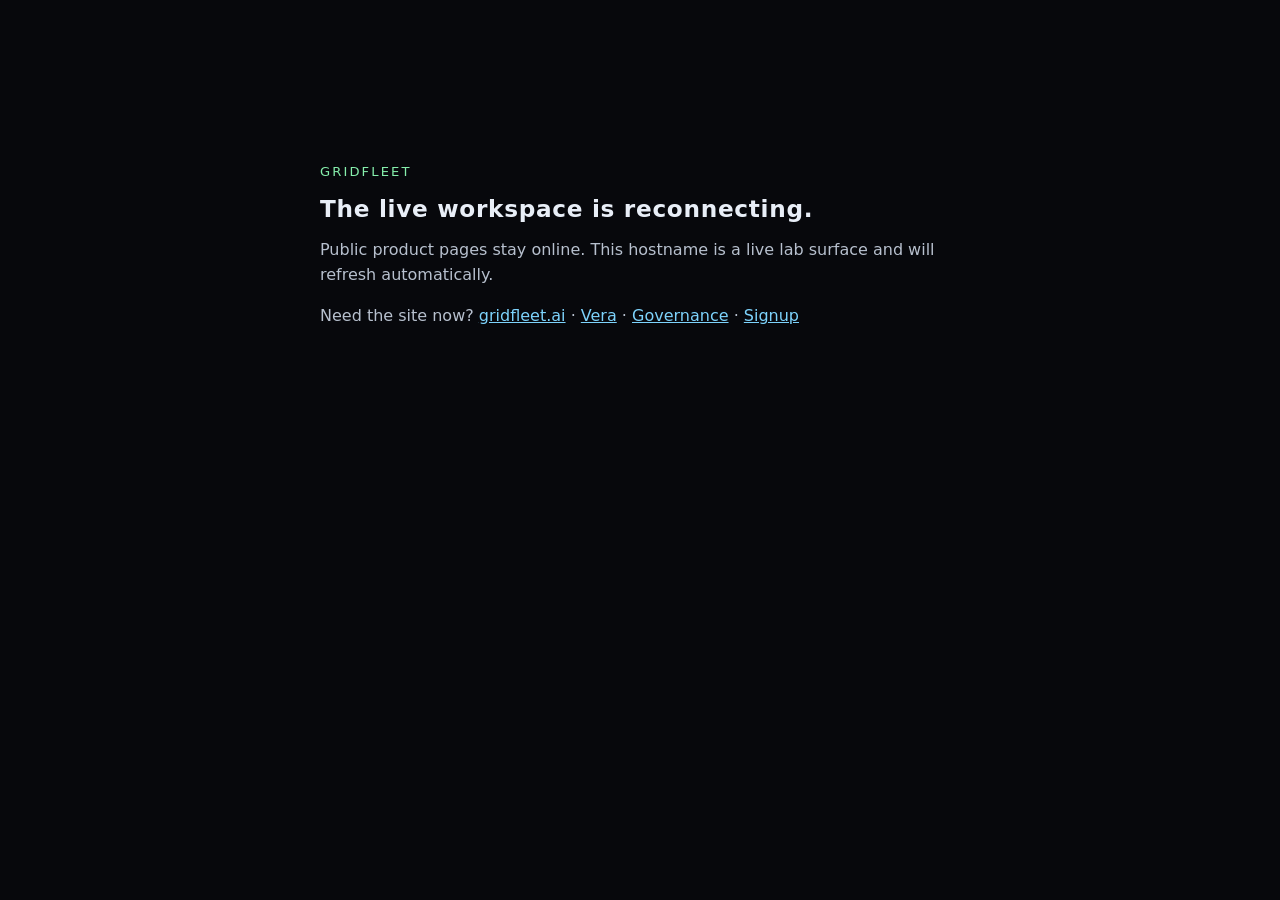
<file: reconnecting.html>
<!doctype html>
<html lang="en">
<head>
<meta charset="utf-8"/>
<meta name="viewport" content="width=device-width,initial-scale=1"/>
<meta http-equiv="refresh" content="20"/>
<title>GridFleet</title>
<style>
  html,body{margin:0;min-height:100%;background:#07080c;color:#e8eef7;font-family:ui-sans-serif,system-ui,Segoe UI,sans-serif}
  main{max-width:40rem;margin:18vh auto;padding:0 1.5rem}
  .brand{letter-spacing:.16em;color:#86efac;font-size:.82rem}
  h1{font-size:1.45rem;letter-spacing:.03em;margin:.4rem 0 1rem}
  p{line-height:1.55;color:#b7c0ce}
  a{color:#7dd3fc}
</style>
</head>
<body>
<main>
  <p class="brand">GRIDFLEET</p>
  <h1>The live workspace is reconnecting.</h1>
  <p>Public product pages stay online. This hostname is a live lab surface and will refresh automatically.</p>
  <p>Need the site now? <a href="https://gridfleet.ai/">gridfleet.ai</a> · <a href="https://gridfleet.ai/vera">Vera</a> · <a href="https://gridfleet.ai/governance">Governance</a> · <a href="https://gridfleet.ai/signup">Signup</a></p>
</main>
</body>
</html>
</file>
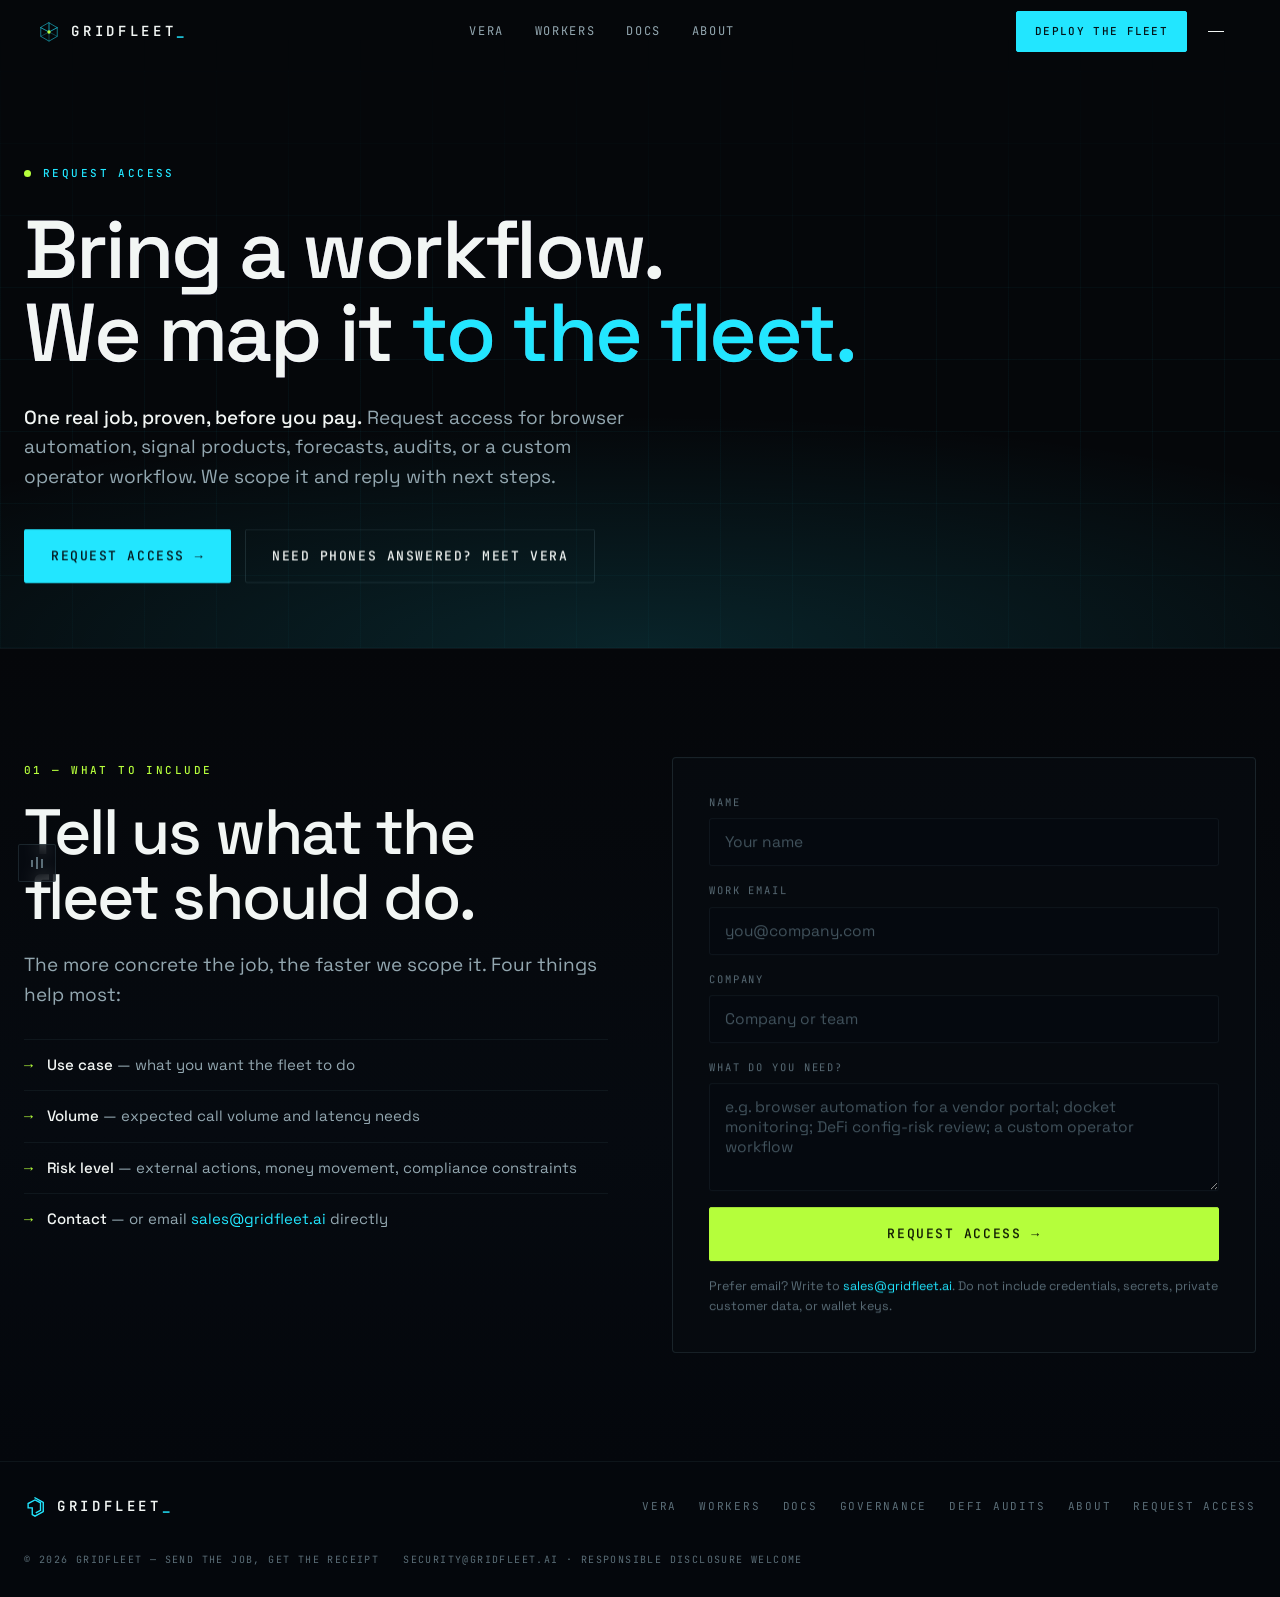
<file: signup.html>
<!doctype html>
<html lang="en" class="no-js">
<head>
<meta charset="utf-8" />
<meta name="viewport" content="width=device-width, initial-scale=1, viewport-fit=cover" />
<meta http-equiv="Content-Security-Policy" content="default-src 'self'; img-src 'self' data:; style-src 'self' 'unsafe-inline'; script-src 'self' 'unsafe-inline'; connect-src 'self'; form-action 'self' mailto:; frame-ancestors 'none'; base-uri 'self'; object-src 'none'; upgrade-insecure-requests" />
<meta name="referrer" content="strict-origin-when-cross-origin" />
<meta name="robots" content="index, follow, max-image-preview:large" />
<meta name="theme-color" content="#05070a" />
<title>Request access — bring a workflow to the fleet | GridFleet</title>
<meta name="description" content="Request access for browser automation, signal products, forecasts, audits, or a custom operator workflow. We scope it and reply with next steps." />
<link rel="canonical" href="https://gridfleet.ai/signup.html" />
<meta property="og:title" content="Request access — bring a workflow. We map it to the fleet." />
<meta property="og:description" content="Request access for browser automation, signal products, forecasts, audits, or a custom operator workflow." />
<meta property="og:type" content="website" />
<meta property="og:url" content="https://gridfleet.ai/signup.html" />
<meta property="og:image" content="https://gridfleet.ai/og.png" />
<meta name="twitter:card" content="summary_large_image" />
<meta name="twitter:title" content="Request access to GridFleet" />
<meta name="twitter:image" content="https://gridfleet.ai/og.png" />
<link rel="icon" href="/assets/favicon.svg" type="image/svg+xml" />
<link rel="preload" href="/assets/fonts/space-grotesk-var.woff2" as="font" type="font/woff2" crossorigin />
<link rel="preload" href="/assets/fonts/jetbrains-mono-var.woff2" as="font" type="font/woff2" crossorigin />
<style>body{background:#05070a;color:#f2f6f4;font-family:ui-sans-serif,system-ui,sans-serif;margin:0}</style>
<link rel="stylesheet" href="/assets/main.css" />
<link rel="stylesheet" href="/assets/sub.css" />
</head>
<body>

<!-- nav -->
<header class="nav" id="nav">
  <a class="brand" href="/" aria-label="GridFleet home">
    <svg viewBox="0 0 48 48" fill="none" aria-hidden="true">
      <g stroke="#22e6ff" stroke-linejoin="round" stroke-linecap="round">
        <path d="M24 4 L42 14.5 L42 33.5 L24 44 L6 33.5 L6 14.5 Z" stroke-width="2" opacity="0.55"/>
        <path d="M24 4 L24 24 M24 24 L42 14.5 M24 24 L6 14.5" stroke-width="2" opacity="0.72"/>
        <path d="M24 24 L24 44 M24 24 L42 33.5 M24 24 L6 33.5" stroke-width="1.5" opacity="0.4"/>
      </g>
      <circle cx="24" cy="24" r="3.6" fill="#b6ff3c"/>
    </svg>
    <b>GRIDFLEET<span class="brand-dot">_</span></b>
  </a>
  <nav class="nav-links" aria-label="Primary">
    <a href="/vera">Vera</a>
    <a href="/workers.html">Workers</a>
    <a href="/docs.html">Docs</a>
    <a href="/about.html">About</a>
  </nav>
  <div style="display:flex;align-items:center;gap:10px">
    <a class="btn btn--solid nav-cta" href="/#deploy">Deploy the fleet</a>
    <button class="burger" id="burger" aria-label="Menu" aria-expanded="false" aria-controls="menu"><i></i><i></i><i></i></button>
  </div>
</header>

<!-- overlay menu -->
<div id="menu" role="dialog" aria-label="Site menu">
  <div class="menu-grid">
    <nav class="menu-main" aria-label="Scenes">
      <a href="/#fleet"><small>01</small>The living fleet</a>
      <a href="/#work"><small>02</small>Watch it work</a>
      <a href="/#receipts"><small>03</small>The receipt</a>
      <a href="/#deck"><small>04</small>Command deck</a>
      <a href="/#deploy"><small>05</small>Deploy</a>
    </nav>
    <nav class="menu-side" aria-label="Pages">
      <a href="/vera">Vera — AI receptionist</a>
      <a href="/workers.html">Hire a worker</a>
      <a href="/docs.html">API docs</a>
      <a href="/governance">Governance — the trust layer</a>
      <a href="/audits.html">DeFi audits</a>
      <a href="/about.html">About</a>
      <a href="/signup.html">Request access</a>
    </nav>
  </div>
  <div class="menu-foot">GridFleet — send the job · get the receipt</div>
</div>

<main>

<!-- ============ hero ============ -->
<section class="hero hero--compact scene" id="top" aria-label="Request access">
  <div class="grid-field" aria-hidden="true"></div>
  <div class="hero-inner wrap">
    <div class="hero-eyebrow">
      <span class="pulse-dot" aria-hidden="true"></span>
      <span class="tag">Request access</span>
    </div>
    <h1 class="h-xxl">
      <span class="line-mask"><span class="line-inner">Bring a workflow.</span></span>
      <span class="line-mask"><span class="line-inner">We map it <span class="accent">to the fleet.</span></span></span>
    </h1>
    <p class="hero-sub"><strong>One real job, proven, before you pay.</strong> Request access for browser automation, signal products, forecasts, audits, or a custom operator workflow. We scope it and reply with next steps.</p>
    <div class="hero-ctas">
      <a class="btn btn--solid" href="#request">Request access <span class="btn-arrow" aria-hidden="true">&rarr;</span></a>
      <a class="btn btn--ghost" href="/vera">Need phones answered? Meet Vera</a>
    </div>
  </div>
</section>

<!-- ============ 01 · the form ============ -->
<section class="scene scene--pad scene--line" id="request" aria-label="Access request form" style="background:linear-gradient(180deg,var(--bg),#060a10 60%,#04070c)">
  <div class="wrap deploy-grid">
    <div class="deploy-copy">
      <span class="tag tag--lime">01 — What to include</span>
      <h2 class="h-xl" style="margin-top:18px">
        <span class="line-mask"><span class="line-inner">Tell us what the</span></span>
        <span class="line-mask"><span class="line-inner">fleet should do.</span></span>
      </h2>
      <p class="lede" style="margin-top:20px">The more concrete the job, the faster we scope it. Four things help most:</p>
      <ul class="deploy-points">
        <li><span><strong style="color:var(--ink);font-weight:500">Use case</strong> — what you want the fleet to do</span></li>
        <li><span><strong style="color:var(--ink);font-weight:500">Volume</strong> — expected call volume and latency needs</span></li>
        <li><span><strong style="color:var(--ink);font-weight:500">Risk level</strong> — external actions, money movement, compliance constraints</span></li>
        <li><span><strong style="color:var(--ink);font-weight:500">Contact</strong> — or email <a href="mailto:sales@gridfleet.ai" style="color:var(--cyan)">sales@gridfleet.ai</a> directly</span></li>
      </ul>
    </div>
    <form class="form fade-up" data-early-access action="/api/early-access" method="post">
      <label>Name<input type="text" name="name" autocomplete="name" placeholder="Your name" /></label>
      <label>Work email<input type="email" name="email" required autocomplete="email" placeholder="you@company.com" /></label>
      <label>Company<input type="text" name="company" autocomplete="organization" placeholder="Company or team" /></label>
      <label>What do you need?<textarea name="message" required rows="4" placeholder="e.g. browser automation for a vendor portal; docket monitoring; DeFi config-risk review; a custom operator workflow"></textarea></label>
      <label style="position:absolute;left:-9999px;top:auto;height:1px;width:1px;overflow:hidden" aria-hidden="true">Website<input type="text" name="website" tabindex="-1" autocomplete="off" /></label>
      <button class="btn btn--lime" type="submit" style="justify-content:center">Request access <span class="btn-arrow" aria-hidden="true">&rarr;</span></button>
      <p class="form-status" role="status" aria-live="polite"></p>
      <p class="form-note">Prefer email? Write to <a href="mailto:sales@gridfleet.ai">sales@gridfleet.ai</a>. Do not include credentials, secrets, private customer data, or wallet keys.</p>
    </form>
  </div>
</section>

</main>

<footer>
  <div class="wrap">
    <div class="foot-in">
      <a class="brand" href="/" aria-label="GridFleet home">
        <svg viewBox="0 0 24 24" fill="none" aria-hidden="true"><path d="M12 2 21 7v10l-9 5-3-1.7V13H4.5V8.2L12 4.3l6 3.1v8.2l-4.5 2.5" stroke="#22e6ff" stroke-width="1.5" stroke-linecap="square"/></svg>
        <b>GRIDFLEET<span class="brand-dot">_</span></b>
      </a>
      <nav class="foot-links" aria-label="Footer">
        <a href="/vera">Vera</a>
        <a href="/workers.html">Workers</a>
        <a href="/docs.html">Docs</a>
        <a href="/governance">Governance</a>
        <a href="/audits.html">DeFi audits</a>
        <a href="/about.html">About</a>
        <a href="/signup.html">Request access</a>
      </nav>
    </div>
    <div class="foot-fine">
      <span>&copy; <span id="yr">2026</span> GridFleet — send the job, get the receipt</span>
      <span><a href="mailto:security@gridfleet.ai" style="color:inherit">security@gridfleet.ai</a> · responsible disclosure welcome</span>
    </div>
  </div>
</footer>

<script src="/assets/vendor/gsap.min.js" defer></script>
<script src="/assets/vendor/ScrollTrigger.min.js" defer></script>
<script src="/assets/vendor/lenis.min.js" defer></script>
<script src="/assets/main.js" defer></script>
<noscript><style>.fade-up{opacity:1;transform:none}.line-mask .line-inner{transform:none}</style></noscript>
</body>
</html>
</file>
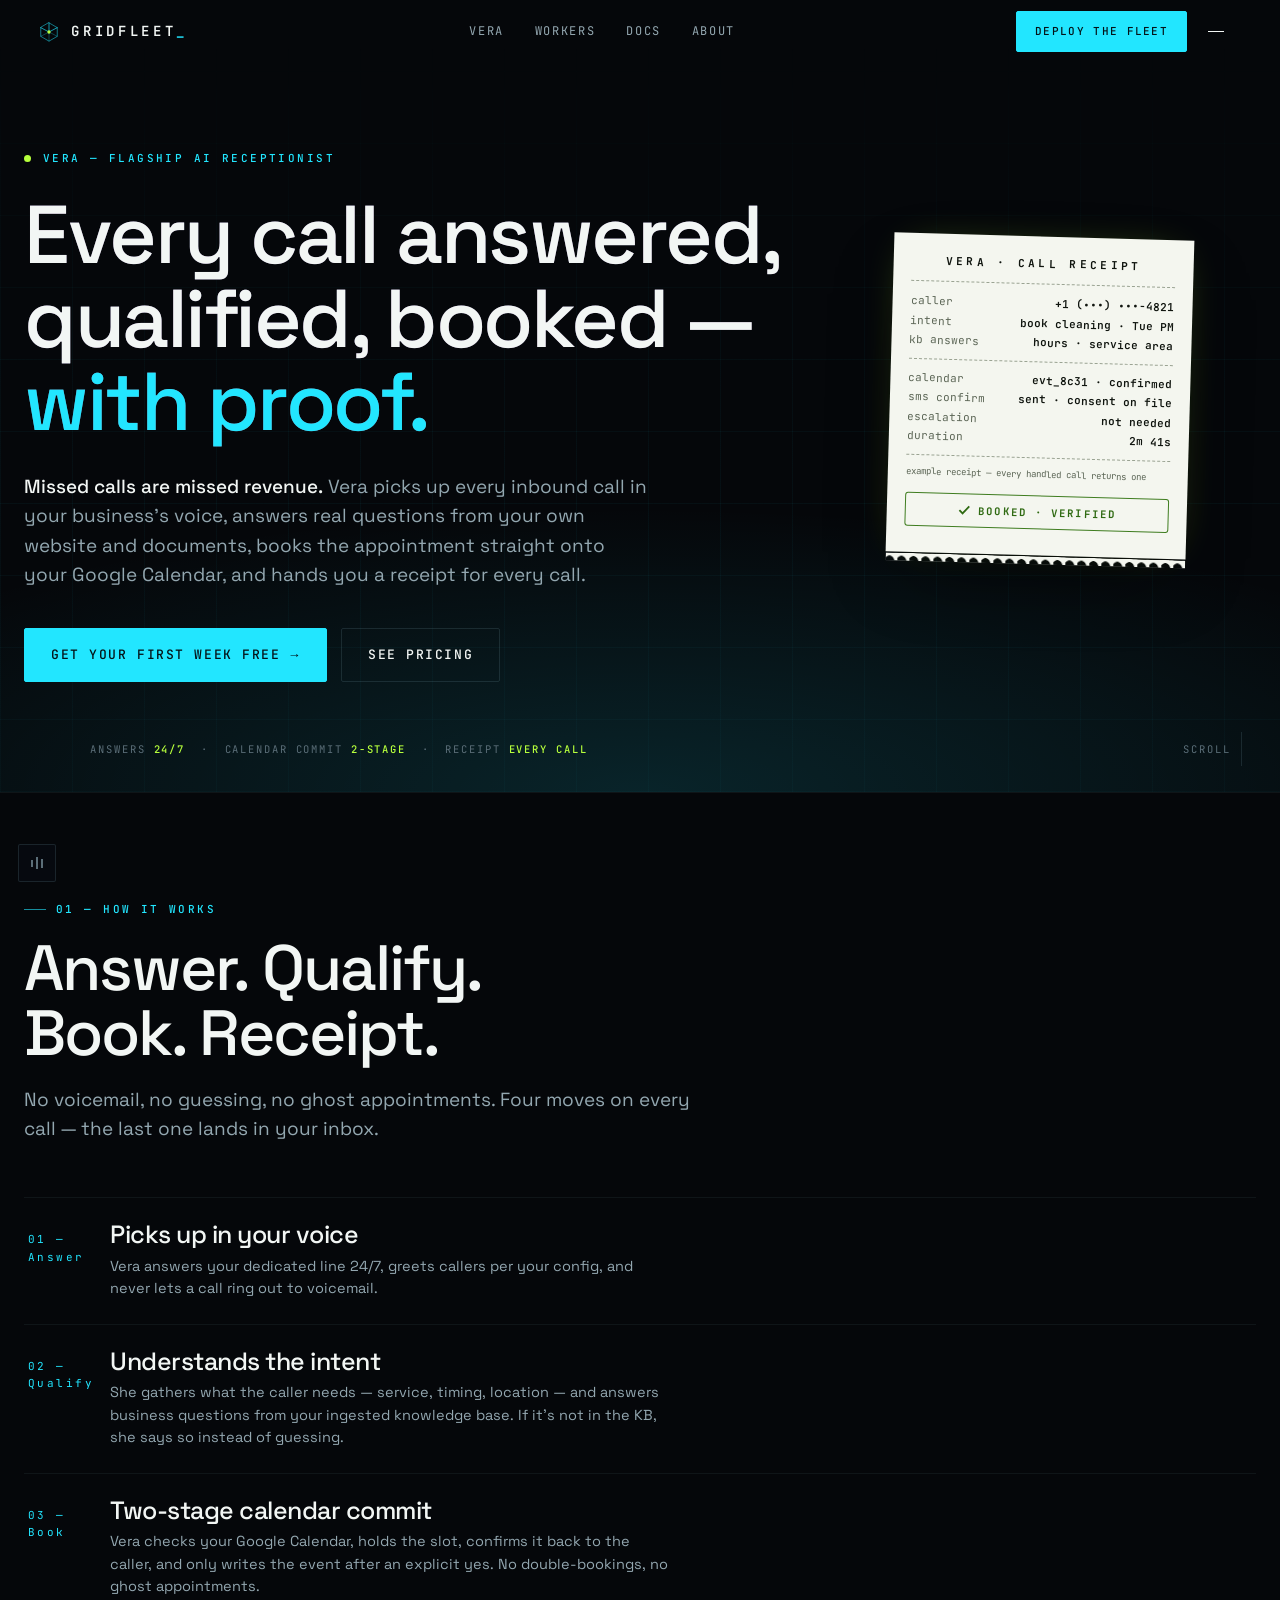
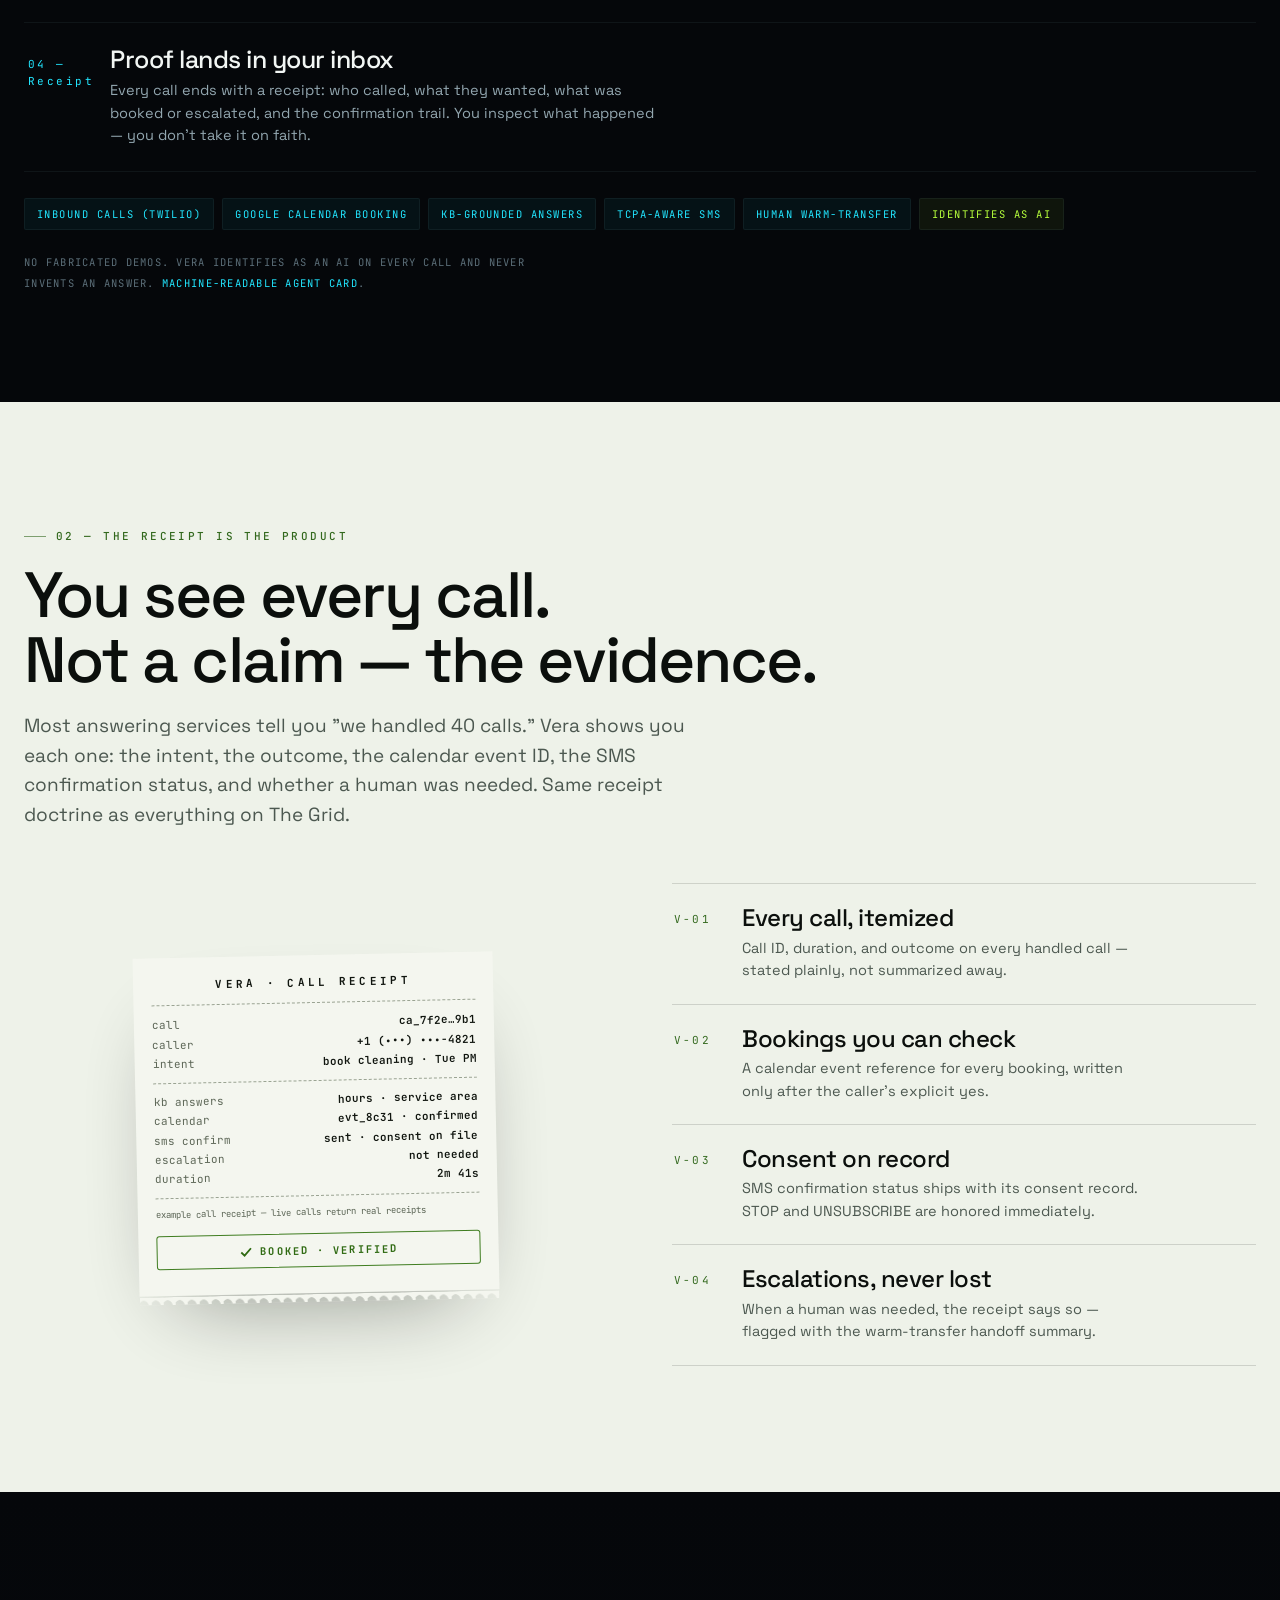
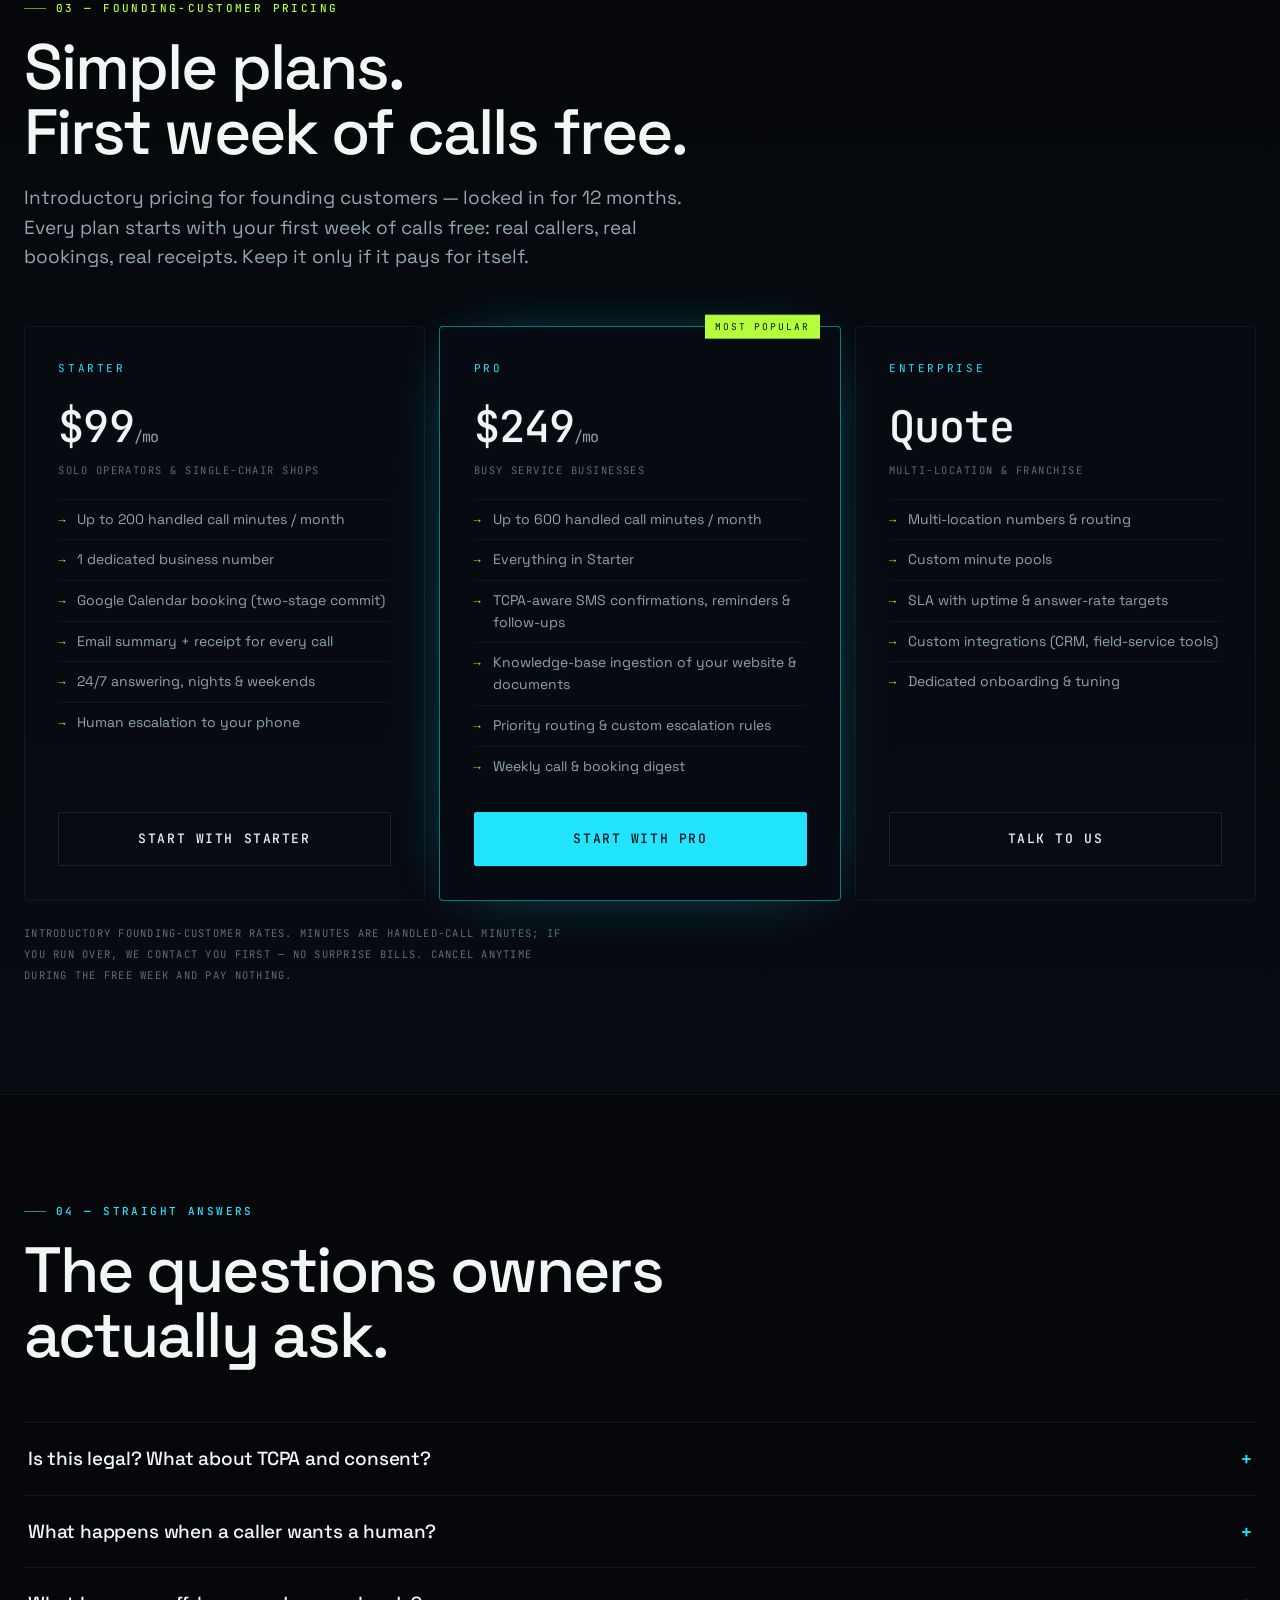
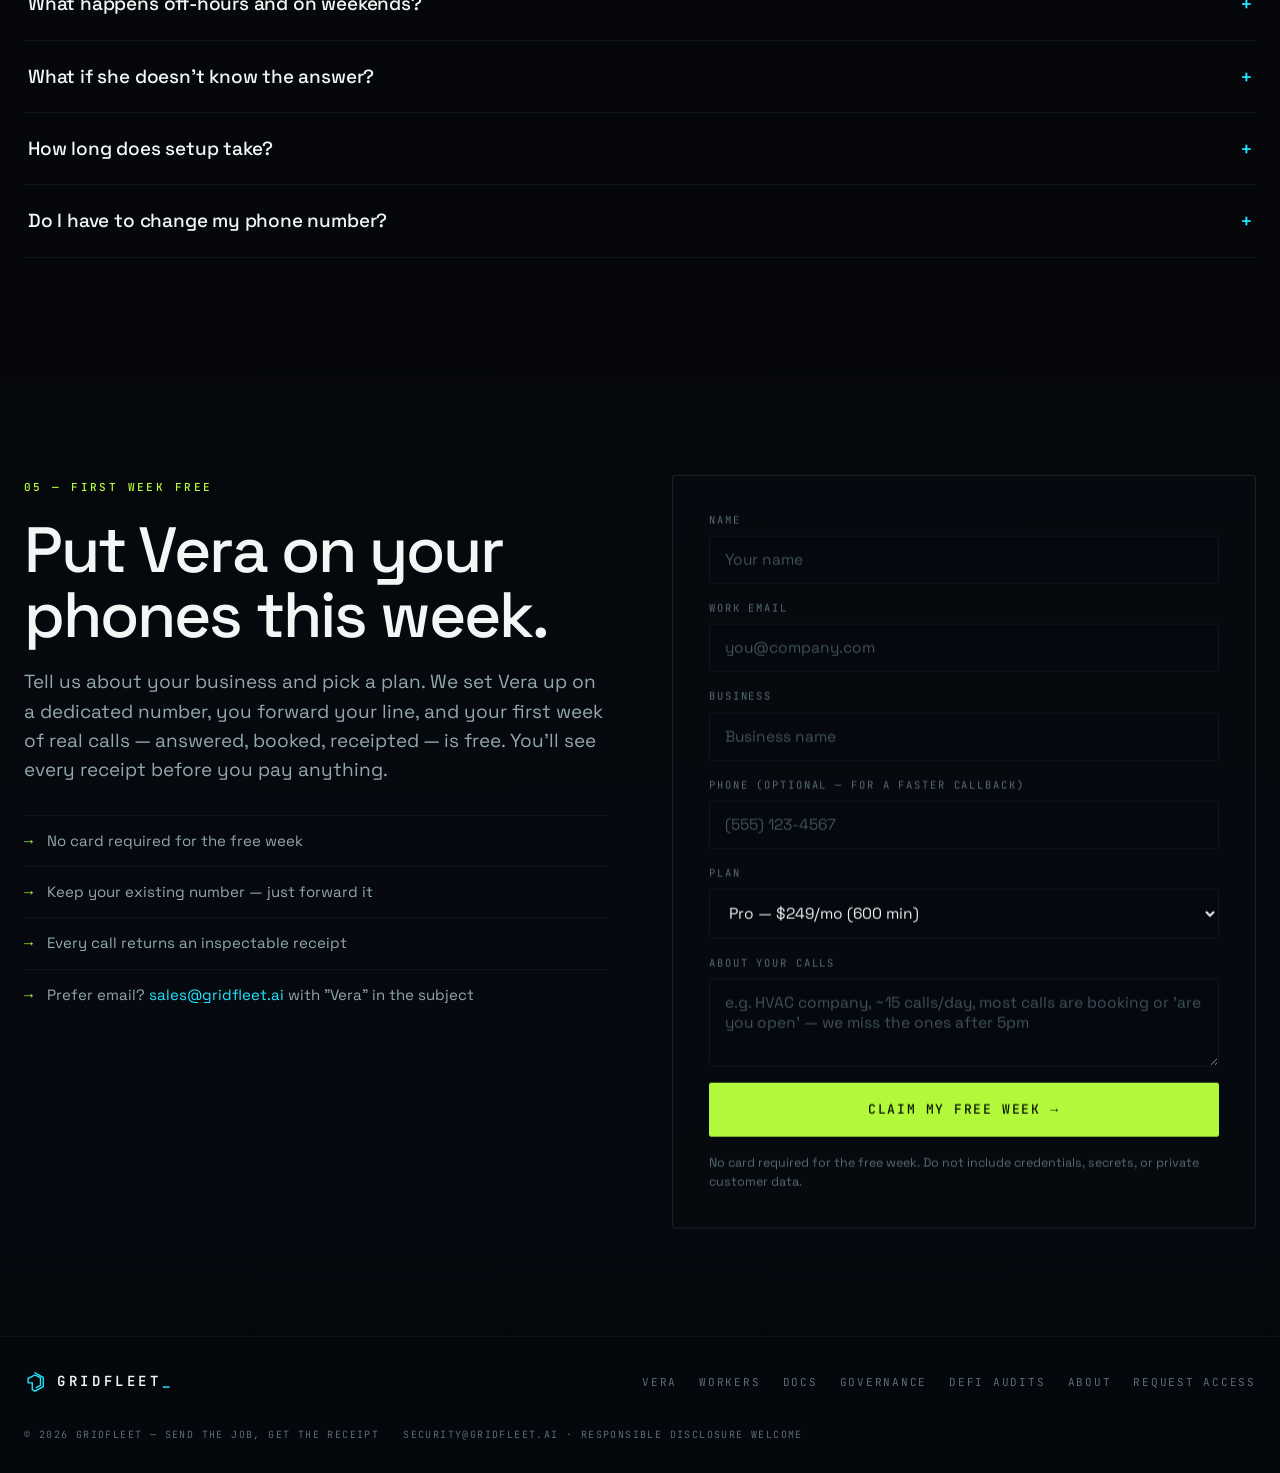
<file: vera.html>
<!doctype html>
<html lang="en" class="no-js">
<head>
<meta charset="utf-8" />
<meta name="viewport" content="width=device-width, initial-scale=1, viewport-fit=cover" />
<meta http-equiv="Content-Security-Policy" content="default-src 'self'; img-src 'self' data:; style-src 'self' 'unsafe-inline'; script-src 'self' 'unsafe-inline'; connect-src 'self'; form-action 'self' mailto:; frame-ancestors 'none'; base-uri 'self'; object-src 'none'; upgrade-insecure-requests" />
<meta name="referrer" content="strict-origin-when-cross-origin" />
<meta name="robots" content="index, follow, max-image-preview:large" />
<meta name="theme-color" content="#05070a" />
<title>Vera — AI receptionist that answers, books, and proves it | GridFleet</title>
<meta name="description" content="Vera answers every call, qualifies the caller, books the appointment on your Google Calendar, and hands you a receipt. TCPA-aware SMS, human escalation, KB-grounded answers. From $99/mo — first week of calls free." />
<link rel="canonical" href="https://gridfleet.ai/vera" />
<meta property="og:title" content="Vera — every call answered, qualified, booked. With proof." />
<meta property="og:description" content="AI receptionist for service businesses: answers inbound calls, books Google Calendar appointments, sends TCPA-aware confirmations, escalates to humans. Founding-customer pricing from $99/mo." />
<meta property="og:type" content="website" />
<meta property="og:url" content="https://gridfleet.ai/vera" />
<meta property="og:image" content="https://gridfleet.ai/og.png" />
<meta name="twitter:card" content="summary_large_image" />
<meta name="twitter:title" content="Vera — every call answered, qualified, booked. With proof." />
<meta name="twitter:image" content="https://gridfleet.ai/og.png" />
<link rel="icon" href="/assets/favicon.svg" type="image/svg+xml" />
<link rel="preload" href="/assets/fonts/space-grotesk-var.woff2" as="font" type="font/woff2" crossorigin />
<link rel="preload" href="/assets/fonts/jetbrains-mono-var.woff2" as="font" type="font/woff2" crossorigin />
<style>body{background:#05070a;color:#f2f6f4;font-family:ui-sans-serif,system-ui,sans-serif;margin:0}</style>
<link rel="stylesheet" href="/assets/main.css" />
<link rel="stylesheet" href="/assets/sub.css" />
<script type="application/ld+json">
{
  "@context": "https://schema.org",
  "@graph": [
    {"@type":"Product","@id":"https://gridfleet.ai/vera#product","name":"Vera AI Receptionist","brand":{"@type":"Brand","name":"GridFleet"},"description":"AI phone receptionist for small businesses: answers inbound calls, books Google Calendar appointments with two-stage commit, answers from your business knowledge base, sends TCPA-compliant SMS confirmations, and escalates to a human on request.","url":"https://gridfleet.ai/vera","offers":[
      {"@type":"Offer","name":"Starter","price":"99","priceCurrency":"USD","description":"Up to 200 handled minutes/mo, 1 dedicated number, calendar booking, per-call email summary. Introductory founding-customer pricing."},
      {"@type":"Offer","name":"Pro","price":"249","priceCurrency":"USD","description":"Up to 600 handled minutes/mo, SMS follow-ups, knowledge-base ingestion of your website, priority routing. Introductory founding-customer pricing."}
    ]},
    {"@type":"FAQPage","@id":"https://gridfleet.ai/vera#faq","mainEntity":[
      {"@type":"Question","name":"Is Vera TCPA compliant?","acceptedAnswer":{"@type":"Answer","text":"Vera never pretends to be human, keeps a consent record before sending SMS, honors STOP and UNSUBSCRIBE immediately, and throttles outbound messaging per plan. Outbound SMS is confirmations and reminders tied to a caller's own request — not cold outreach."}},
      {"@type":"Question","name":"What happens when a caller asks for a human?","acceptedAnswer":{"@type":"Answer","text":"Vera warm-transfers to your configured escalation number and gives the human a verbal handoff summary. If nobody picks up, she takes a structured message and it lands in your inbox with the call receipt."}},
      {"@type":"Question","name":"What happens after hours?","acceptedAnswer":{"@type":"Answer","text":"Vera answers 24/7. Off-hours she books directly into open calendar slots, answers knowledge-base questions, and queues anything needing a human for the morning summary."}},
      {"@type":"Question","name":"What if Vera doesn't know the answer?","acceptedAnswer":{"@type":"Answer","text":"Vera answers only from your ingested knowledge base — website, documents, business profile. If the answer isn't there, she says so and offers to take a message or transfer, instead of making something up."}}
    ]}
  ]
}
</script>
</head>
<body>

<!-- nav -->
<header class="nav" id="nav">
  <a class="brand" href="/" aria-label="GridFleet home">
    <svg viewBox="0 0 48 48" fill="none" aria-hidden="true">
      <g stroke="#22e6ff" stroke-linejoin="round" stroke-linecap="round">
        <path d="M24 4 L42 14.5 L42 33.5 L24 44 L6 33.5 L6 14.5 Z" stroke-width="2" opacity="0.55"/>
        <path d="M24 4 L24 24 M24 24 L42 14.5 M24 24 L6 14.5" stroke-width="2" opacity="0.72"/>
        <path d="M24 24 L24 44 M24 24 L42 33.5 M24 24 L6 33.5" stroke-width="1.5" opacity="0.4"/>
      </g>
      <circle cx="24" cy="24" r="3.6" fill="#b6ff3c"/>
    </svg>
    <b>GRIDFLEET<span class="brand-dot">_</span></b>
  </a>
  <nav class="nav-links" aria-label="Primary">
    <a href="/vera">Vera</a>
    <a href="/workers.html">Workers</a>
    <a href="/docs.html">Docs</a>
    <a href="/about.html">About</a>
  </nav>
  <div style="display:flex;align-items:center;gap:10px">
    <a class="btn btn--solid nav-cta" href="/#deploy">Deploy the fleet</a>
    <button class="burger" id="burger" aria-label="Menu" aria-expanded="false" aria-controls="menu"><i></i><i></i><i></i></button>
  </div>
</header>

<!-- overlay menu -->
<div id="menu" role="dialog" aria-label="Site menu">
  <div class="menu-grid">
    <nav class="menu-main" aria-label="Scenes">
      <a href="/#fleet"><small>01</small>The living fleet</a>
      <a href="/#work"><small>02</small>Watch it work</a>
      <a href="/#receipts"><small>03</small>The receipt</a>
      <a href="/#deck"><small>04</small>Command deck</a>
      <a href="/#deploy"><small>05</small>Deploy</a>
    </nav>
    <nav class="menu-side" aria-label="Pages">
      <a href="/vera">Vera — AI receptionist</a>
      <a href="/workers.html">Hire a worker</a>
      <a href="/docs.html">API docs</a>
      <a href="/governance">Governance — the trust layer</a>
      <a href="/audits.html">DeFi audits</a>
      <a href="/about.html">About</a>
      <a href="/signup.html">Request access</a>
    </nav>
  </div>
  <div class="menu-foot">GridFleet — send the job · get the receipt</div>
</div>

<main>

<!-- ============ hero ============ -->
<section class="hero hero--sub scene" id="top" aria-label="Vera — flagship AI receptionist">
  <div class="grid-field" aria-hidden="true"></div>

  <div class="hero-float" aria-hidden="true">
    <div class="receipt">
      <div class="r-head">VERA · CALL RECEIPT</div>
      <div class="r-row"><span class="r-k">caller</span><b>+1 (•••) •••-4821</b></div>
      <div class="r-row"><span class="r-k">intent</span><b>book cleaning · Tue PM</b></div>
      <div class="r-row"><span class="r-k">kb answers</span><b>hours · service area</b></div>
      <div class="r-div"></div>
      <div class="r-row"><span class="r-k">calendar</span><b>evt_8c31 · confirmed</b></div>
      <div class="r-row"><span class="r-k">sms confirm</span><b>sent · consent on file</b></div>
      <div class="r-row"><span class="r-k">escalation</span><b>not needed</b></div>
      <div class="r-row"><span class="r-k">duration</span><b>2m 41s</b></div>
      <div class="r-div"></div>
      <div class="r-hash">example receipt — every handled call returns one</div>
      <div class="r-seal"><svg viewBox="0 0 16 16" fill="none" aria-hidden="true"><path d="M2 8.5 6 12.5 14 3.5" stroke="currentColor" stroke-width="2.2"/></svg>BOOKED · VERIFIED</div>
    </div>
  </div>

  <div class="hero-inner wrap">
    <div class="hero-eyebrow">
      <span class="pulse-dot" aria-hidden="true"></span>
      <span class="tag">Vera — flagship AI receptionist</span>
    </div>
    <h1 class="h-xxl">
      <span class="line-mask"><span class="line-inner">Every call answered,</span></span>
      <span class="line-mask"><span class="line-inner">qualified, booked —</span></span>
      <span class="line-mask"><span class="line-inner"><span class="accent">with proof.</span></span></span>
    </h1>
    <p class="hero-sub"><strong>Missed calls are missed revenue.</strong> Vera picks up every inbound call in your business's voice, answers real questions from your own website and documents, books the appointment straight onto your Google Calendar, and hands you a receipt for every call.</p>
    <div class="hero-ctas">
      <a class="btn btn--solid" href="#signup">Get your first week free <span class="btn-arrow" aria-hidden="true">&rarr;</span></a>
      <a class="btn btn--ghost" href="#pricing">See pricing</a>
    </div>
  </div>

  <div class="hero-foot">
    <span class="hf-live">Answers <b>24/7</b> &nbsp;·&nbsp; Calendar commit <b>2-stage</b> &nbsp;·&nbsp; Receipt <b>every call</b></span>
    <span class="scroll-cue">Scroll <i aria-hidden="true"></i></span>
  </div>
</section>

<!-- ============ 01 · how it works ============ -->
<section class="scene scene--pad scene--line" id="how" aria-label="How Vera works">
  <div class="wrap">
    <div class="scene-head">
      <span class="tag">01 — How it works</span>
      <h2 class="h-xl"><span class="line-mask"><span class="line-inner">Answer. Qualify.</span></span><span class="line-mask"><span class="line-inner">Book. Receipt.</span></span></h2>
      <p class="lede">No voicemail, no guessing, no ghost appointments. Four moves on every call — the last one lands in your inbox.</p>
    </div>
    <div class="steps">
      <div class="step fade-up"><span class="s-num">01 — Answer</span><div><h3>Picks up in your voice</h3><p>Vera answers your dedicated line 24/7, greets callers per your config, and never lets a call ring out to voicemail.</p></div></div>
      <div class="step fade-up"><span class="s-num">02 — Qualify</span><div><h3>Understands the intent</h3><p>She gathers what the caller needs — service, timing, location — and answers business questions from your ingested knowledge base. If it's not in the KB, she says so instead of guessing.</p></div></div>
      <div class="step fade-up"><span class="s-num">03 — Book</span><div><h3>Two-stage calendar commit</h3><p>Vera checks your Google Calendar, holds the slot, confirms it back to the caller, and only writes the event after an explicit yes. No double-bookings, no ghost appointments.</p></div></div>
      <div class="step fade-up"><span class="s-num">04 — Receipt</span><div><h3>Proof lands in your inbox</h3><p>Every call ends with a receipt: who called, what they wanted, what was booked or escalated, and the confirmation trail. You inspect what happened — you don't take it on faith.</p></div></div>
    </div>
    <div class="pillrow" aria-label="Vera capabilities"><span class="pill">inbound calls (Twilio)</span><span class="pill">Google Calendar booking</span><span class="pill">KB-grounded answers</span><span class="pill">TCPA-aware SMS</span><span class="pill">human warm-transfer</span><span class="pill pill--lime">identifies as AI</span></div>
    <p class="plans-note">No fabricated demos. Vera identifies as an AI on every call and never invents an answer. <a href="/a2a/agents/vera.json" style="color:var(--cyan)">Machine-readable agent card</a>.</p>
  </div>
</section>

<!-- ============ 02 · the receipt (paper band) ============ -->
<section class="scene paper-band" id="receipt" aria-label="The call receipt">
  <div class="wrap">
    <div class="scene-head">
      <span class="tag">02 — The receipt is the product</span>
      <h2 class="h-xl"><span class="line-mask"><span class="line-inner">You see every call.</span></span><span class="line-mask"><span class="line-inner">Not a claim — the evidence.</span></span></h2>
      <p class="lede">Most answering services tell you "we handled 40 calls." Vera shows you each one: the intent, the outcome, the calendar event ID, the SMS confirmation status, and whether a human was needed. Same receipt doctrine as everything on The Grid.</p>
    </div>
    <div class="paper-grid">
      <div class="anatomy fade-up">
        <div class="receipt" aria-hidden="true">
          <div class="r-head">VERA · CALL RECEIPT</div>
          <div class="r-row"><span class="r-k">call</span><b>ca_7f2e…9b1</b></div>
          <div class="r-row"><span class="r-k">caller</span><b>+1 (•••) •••-4821</b></div>
          <div class="r-row"><span class="r-k">intent</span><b>book cleaning · Tue PM</b></div>
          <div class="r-div"></div>
          <div class="r-row"><span class="r-k">kb answers</span><b>hours · service area</b></div>
          <div class="r-row"><span class="r-k">calendar</span><b>evt_8c31 · confirmed</b></div>
          <div class="r-row"><span class="r-k">sms confirm</span><b>sent · consent on file</b></div>
          <div class="r-row"><span class="r-k">escalation</span><b>not needed</b></div>
          <div class="r-row"><span class="r-k">duration</span><b>2m 41s</b></div>
          <div class="r-div"></div>
          <div class="r-hash">example call receipt — live calls return real receipts</div>
          <div class="r-seal"><svg viewBox="0 0 16 16" fill="none" aria-hidden="true"><path d="M2 8.5 6 12.5 14 3.5" stroke="currentColor" stroke-width="2.2"/></svg>BOOKED · VERIFIED</div>
        </div>
      </div>
      <div class="anatomy-notes">
        <div class="an-item fade-up"><span class="an-num">V-01</span><div><h3>Every call, itemized</h3><p>Call ID, duration, and outcome on every handled call — stated plainly, not summarized away.</p></div></div>
        <div class="an-item fade-up"><span class="an-num">V-02</span><div><h3>Bookings you can check</h3><p>A calendar event reference for every booking, written only after the caller's explicit yes.</p></div></div>
        <div class="an-item fade-up"><span class="an-num">V-03</span><div><h3>Consent on record</h3><p>SMS confirmation status ships with its consent record. STOP and UNSUBSCRIBE are honored immediately.</p></div></div>
        <div class="an-item fade-up"><span class="an-num">V-04</span><div><h3>Escalations, never lost</h3><p>When a human was needed, the receipt says so — flagged with the warm-transfer handoff summary.</p></div></div>
      </div>
    </div>
  </div>
</section>

<!-- ============ 03 · pricing ============ -->
<section class="scene scene--pad scene--deep" id="pricing" aria-label="Pricing">
  <div class="wrap">
    <div class="scene-head">
      <span class="tag tag--lime">03 — Founding-customer pricing</span>
      <h2 class="h-xl"><span class="line-mask"><span class="line-inner">Simple plans.</span></span><span class="line-mask"><span class="line-inner">First week of calls free.</span></span></h2>
      <p class="lede">Introductory pricing for founding customers — locked in for 12 months. Every plan starts with your first week of calls free: real callers, real bookings, real receipts. Keep it only if it pays for itself.</p>
    </div>
    <div class="plans">
      <article class="plan fade-up">
        <span class="p-name">Starter</span>
        <div class="p-price">$99<small>/mo</small></div>
        <p class="p-sub">solo operators &amp; single-chair shops</p>
        <ul>
          <li>Up to 200 handled call minutes / month</li>
          <li>1 dedicated business number</li>
          <li>Google Calendar booking (two-stage commit)</li>
          <li>Email summary + receipt for every call</li>
          <li>24/7 answering, nights &amp; weekends</li>
          <li>Human escalation to your phone</li>
        </ul>
        <a class="btn btn--ghost" href="#signup" data-plan="Starter — $99/mo">Start with Starter</a>
      </article>
      <article class="plan plan--hot fade-up">
        <span class="plan-flag">Most popular</span>
        <span class="p-name">Pro</span>
        <div class="p-price">$249<small>/mo</small></div>
        <p class="p-sub">busy service businesses</p>
        <ul>
          <li>Up to 600 handled call minutes / month</li>
          <li>Everything in Starter</li>
          <li>TCPA-aware SMS confirmations, reminders &amp; follow-ups</li>
          <li>Knowledge-base ingestion of your website &amp; documents</li>
          <li>Priority routing &amp; custom escalation rules</li>
          <li>Weekly call &amp; booking digest</li>
        </ul>
        <a class="btn btn--solid" href="#signup" data-plan="Pro — $249/mo">Start with Pro</a>
      </article>
      <article class="plan fade-up">
        <span class="p-name">Enterprise</span>
        <div class="p-price">Quote</div>
        <p class="p-sub">multi-location &amp; franchise</p>
        <ul>
          <li>Multi-location numbers &amp; routing</li>
          <li>Custom minute pools</li>
          <li>SLA with uptime &amp; answer-rate targets</li>
          <li>Custom integrations (CRM, field-service tools)</li>
          <li>Dedicated onboarding &amp; tuning</li>
        </ul>
        <a class="btn btn--ghost" href="#signup" data-plan="Enterprise — by quote">Talk to us</a>
      </article>
    </div>
    <p class="plans-note">Introductory founding-customer rates. Minutes are handled-call minutes; if you run over, we contact you first — no surprise bills. Cancel anytime during the free week and pay nothing.</p>
  </div>
</section>

<!-- ============ 04 · faq ============ -->
<section class="scene scene--pad scene--line" id="faq" aria-label="FAQ">
  <div class="wrap">
    <div class="scene-head">
      <span class="tag">04 — Straight answers</span>
      <h2 class="h-xl"><span class="line-mask"><span class="line-inner">The questions owners</span></span><span class="line-mask"><span class="line-inner">actually ask.</span></span></h2>
    </div>
    <div class="faq">
      <details><summary>Is this legal? What about TCPA and consent?</summary><p>Vera is built TCPA-aware from day one. She never pretends to be human — every call is disclosed as AI-assisted. Outbound SMS is limited to confirmations, reminders, and messages a caller asked for; a consent record is checked before any send, STOP and UNSUBSCRIBE are honored immediately, and messaging is throttled per plan. Vera does no cold outbound calling or texting.</p></details>
      <details><summary>What happens when a caller wants a human?</summary><p>Vera warm-transfers to your escalation number and gives whoever picks up a spoken handoff summary — who's calling and what they need. If nobody answers, she takes a structured message, and it lands in your inbox attached to the call receipt so nothing gets lost.</p></details>
      <details><summary>What happens off-hours and on weekends?</summary><p>Vera answers 24/7. Off-hours she books directly into your open calendar slots, answers questions from your knowledge base, and queues anything that needs a human decision into your morning summary — so you open the day with booked jobs instead of voicemails.</p></details>
      <details><summary>What if she doesn't know the answer?</summary><p>Vera only answers from your ingested knowledge base — your website, documents, and business profile. If the answer isn't there, she says so and offers to take a message or transfer. She refuses to fabricate. Every answer she gives is grounded in something you gave her.</p></details>
      <details><summary>How long does setup take?</summary><p>About five minutes of your time: point Vera at your website and business profile, connect your Google Calendar, set your escalation number and rules. She learns your services, hours, and pricing from what you already publish, and you review before she goes live.</p></details>
      <details><summary>Do I have to change my phone number?</summary><p>No. You get a dedicated Vera number and forward your existing line to it (or publish it directly). Turn forwarding off any time and you're back to exactly where you were.</p></details>
    </div>
  </div>
</section>

<!-- ============ 05 · signup ============ -->
<section class="scene scene--pad" id="signup" aria-label="Claim your free week" style="background:linear-gradient(180deg,var(--bg),#060a10 60%,#04070c)">
  <div class="wrap deploy-grid">
    <div class="deploy-copy">
      <span class="tag tag--lime">05 — First week free</span>
      <h2 class="h-xl" style="margin-top:18px">
        <span class="line-mask"><span class="line-inner">Put Vera on your</span></span>
        <span class="line-mask"><span class="line-inner">phones this week.</span></span>
      </h2>
      <p class="lede" style="margin-top:20px">Tell us about your business and pick a plan. We set Vera up on a dedicated number, you forward your line, and your first week of real calls — answered, booked, receipted — is free. You'll see every receipt before you pay anything.</p>
      <ul class="deploy-points">
        <li>No card required for the free week</li>
        <li>Keep your existing number — just forward it</li>
        <li>Every call returns an inspectable receipt</li>
        <li><span>Prefer email? <a href="mailto:sales@gridfleet.ai" style="color:var(--cyan)">sales@gridfleet.ai</a> with "Vera" in the subject</span></li>
      </ul>
    </div>
    <form class="form fade-up" data-early-access action="/api/early-access" method="post">
      <label>Name<input type="text" name="name" autocomplete="name" placeholder="Your name" /></label>
      <label>Work email<input type="email" name="email" required autocomplete="email" placeholder="you@company.com" /></label>
      <label>Business<input type="text" name="company" autocomplete="organization" placeholder="Business name" /></label>
      <label>Phone (optional — for a faster callback)<input type="tel" name="phone" autocomplete="tel" placeholder="(555) 123-4567" /></label>
      <label>Plan<select name="plan"><option value="Starter — $99/mo">Starter — $99/mo (200 min)</option><option value="Pro — $249/mo" selected>Pro — $249/mo (600 min)</option><option value="Enterprise — by quote">Enterprise — by quote</option><option value="Not sure yet">Not sure yet — recommend one</option></select></label>
      <label>About your calls<textarea name="message" required rows="3" placeholder="e.g. HVAC company, ~15 calls/day, most calls are booking or 'are you open' — we miss the ones after 5pm"></textarea></label>
      <label style="position:absolute;left:-9999px;top:auto;height:1px;width:1px;overflow:hidden" aria-hidden="true">Website<input type="text" name="website" tabindex="-1" autocomplete="off" /></label>
      <button class="btn btn--lime" type="submit" style="justify-content:center">Claim my free week <span class="btn-arrow" aria-hidden="true">&rarr;</span></button>
      <p class="form-status" role="status" aria-live="polite"></p>
      <p class="form-note">No card required for the free week. Do not include credentials, secrets, or private customer data.</p>
    </form>
  </div>
</section>

</main>

<footer>
  <div class="wrap">
    <div class="foot-in">
      <a class="brand" href="/" aria-label="GridFleet home">
        <svg viewBox="0 0 24 24" fill="none" aria-hidden="true"><path d="M12 2 21 7v10l-9 5-3-1.7V13H4.5V8.2L12 4.3l6 3.1v8.2l-4.5 2.5" stroke="#22e6ff" stroke-width="1.5" stroke-linecap="square"/></svg>
        <b>GRIDFLEET<span class="brand-dot">_</span></b>
      </a>
      <nav class="foot-links" aria-label="Footer">
        <a href="/vera">Vera</a>
        <a href="/workers.html">Workers</a>
        <a href="/docs.html">Docs</a>
        <a href="/governance">Governance</a>
        <a href="/audits.html">DeFi audits</a>
        <a href="/about.html">About</a>
        <a href="/signup.html">Request access</a>
      </nav>
    </div>
    <div class="foot-fine">
      <span>&copy; <span id="yr">2026</span> GridFleet — send the job, get the receipt</span>
      <span><a href="mailto:security@gridfleet.ai" style="color:inherit">security@gridfleet.ai</a> · responsible disclosure welcome</span>
    </div>
  </div>
</footer>

<script src="/assets/vendor/gsap.min.js" defer></script>
<script src="/assets/vendor/ScrollTrigger.min.js" defer></script>
<script src="/assets/vendor/lenis.min.js" defer></script>
<script src="/assets/main.js" defer></script>
<script>
/* plan pre-select from pricing buttons */
document.addEventListener("click", function (e) {
  var a = e.target.closest ? e.target.closest("a[data-plan]") : null;
  if (!a) return;
  var sel = document.querySelector('select[name="plan"]');
  if (!sel) return;
  var v = a.getAttribute("data-plan");
  for (var i = 0; i < sel.options.length; i++) {
    if (sel.options[i].value === v) { sel.selectedIndex = i; break; }
  }
});
</script>
<noscript><style>.fade-up{opacity:1;transform:none}.line-mask .line-inner{transform:none}</style></noscript>
</body>
</html>
</file>
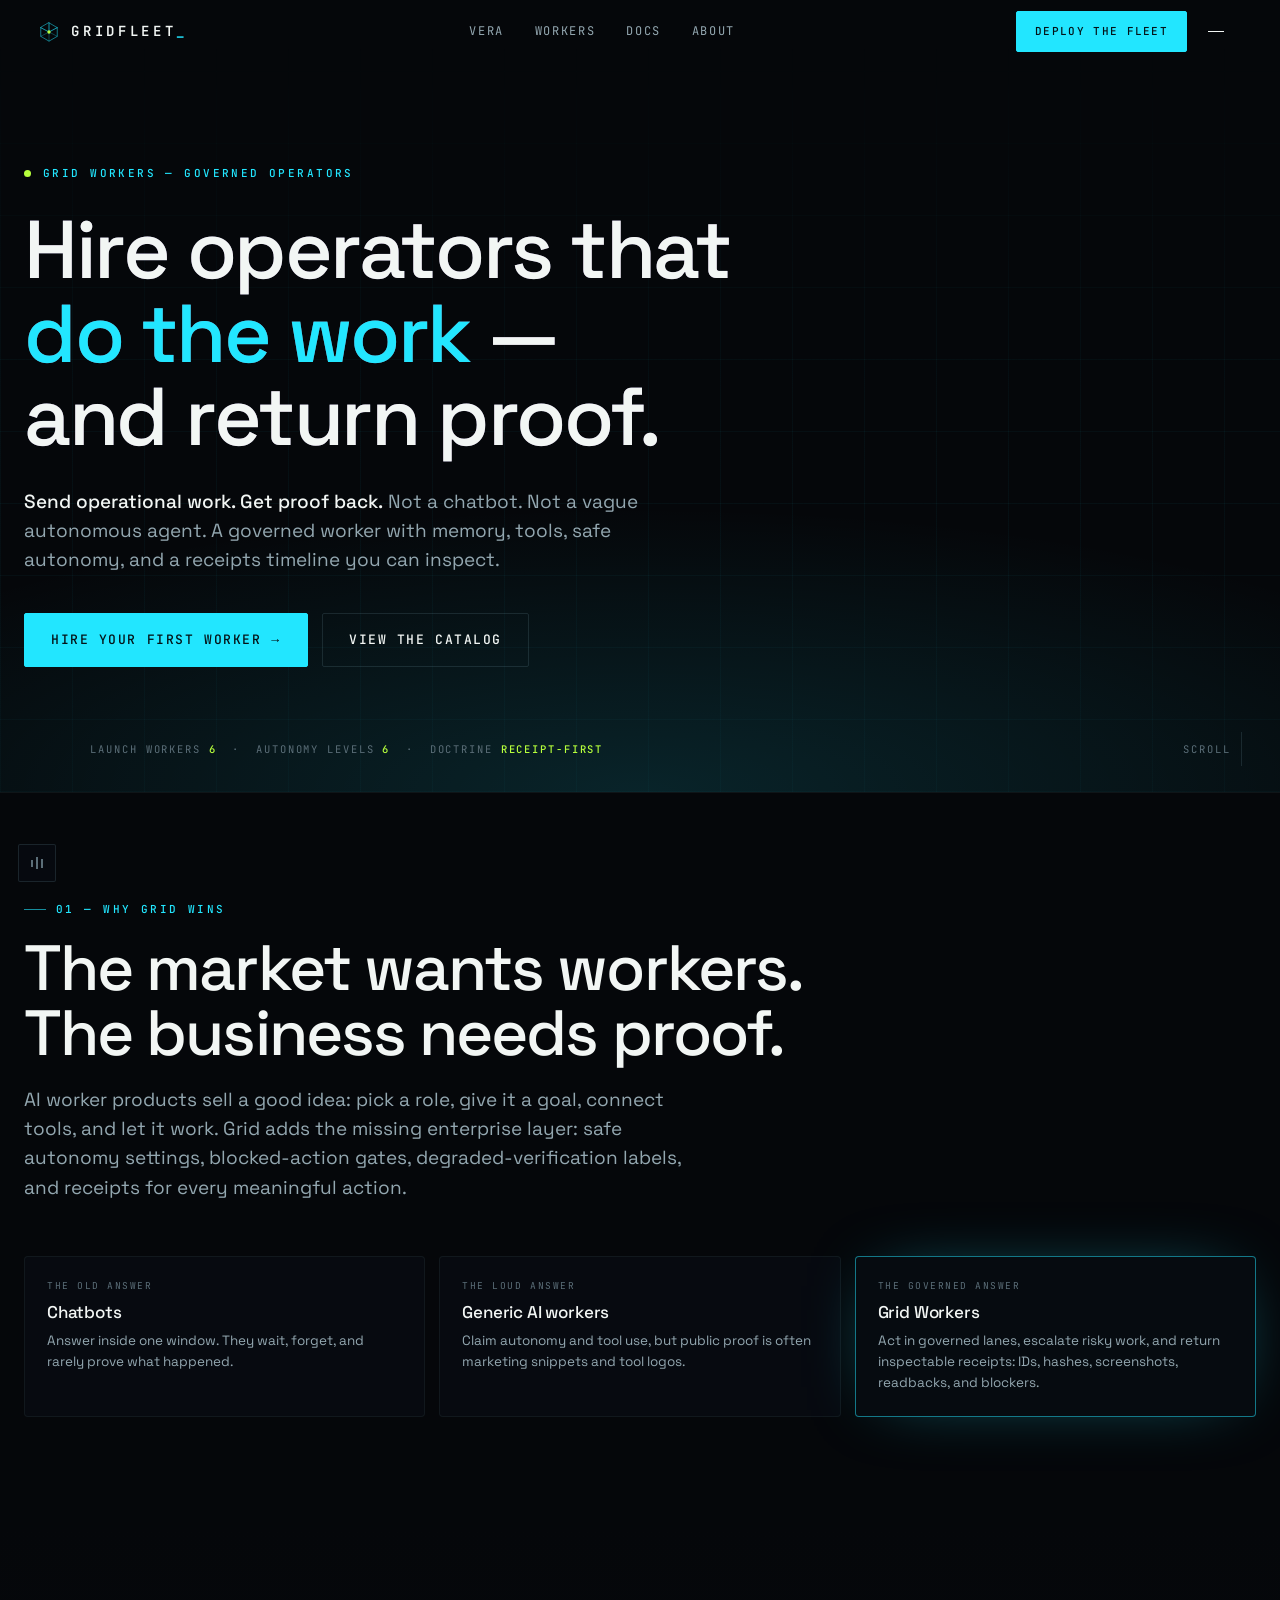
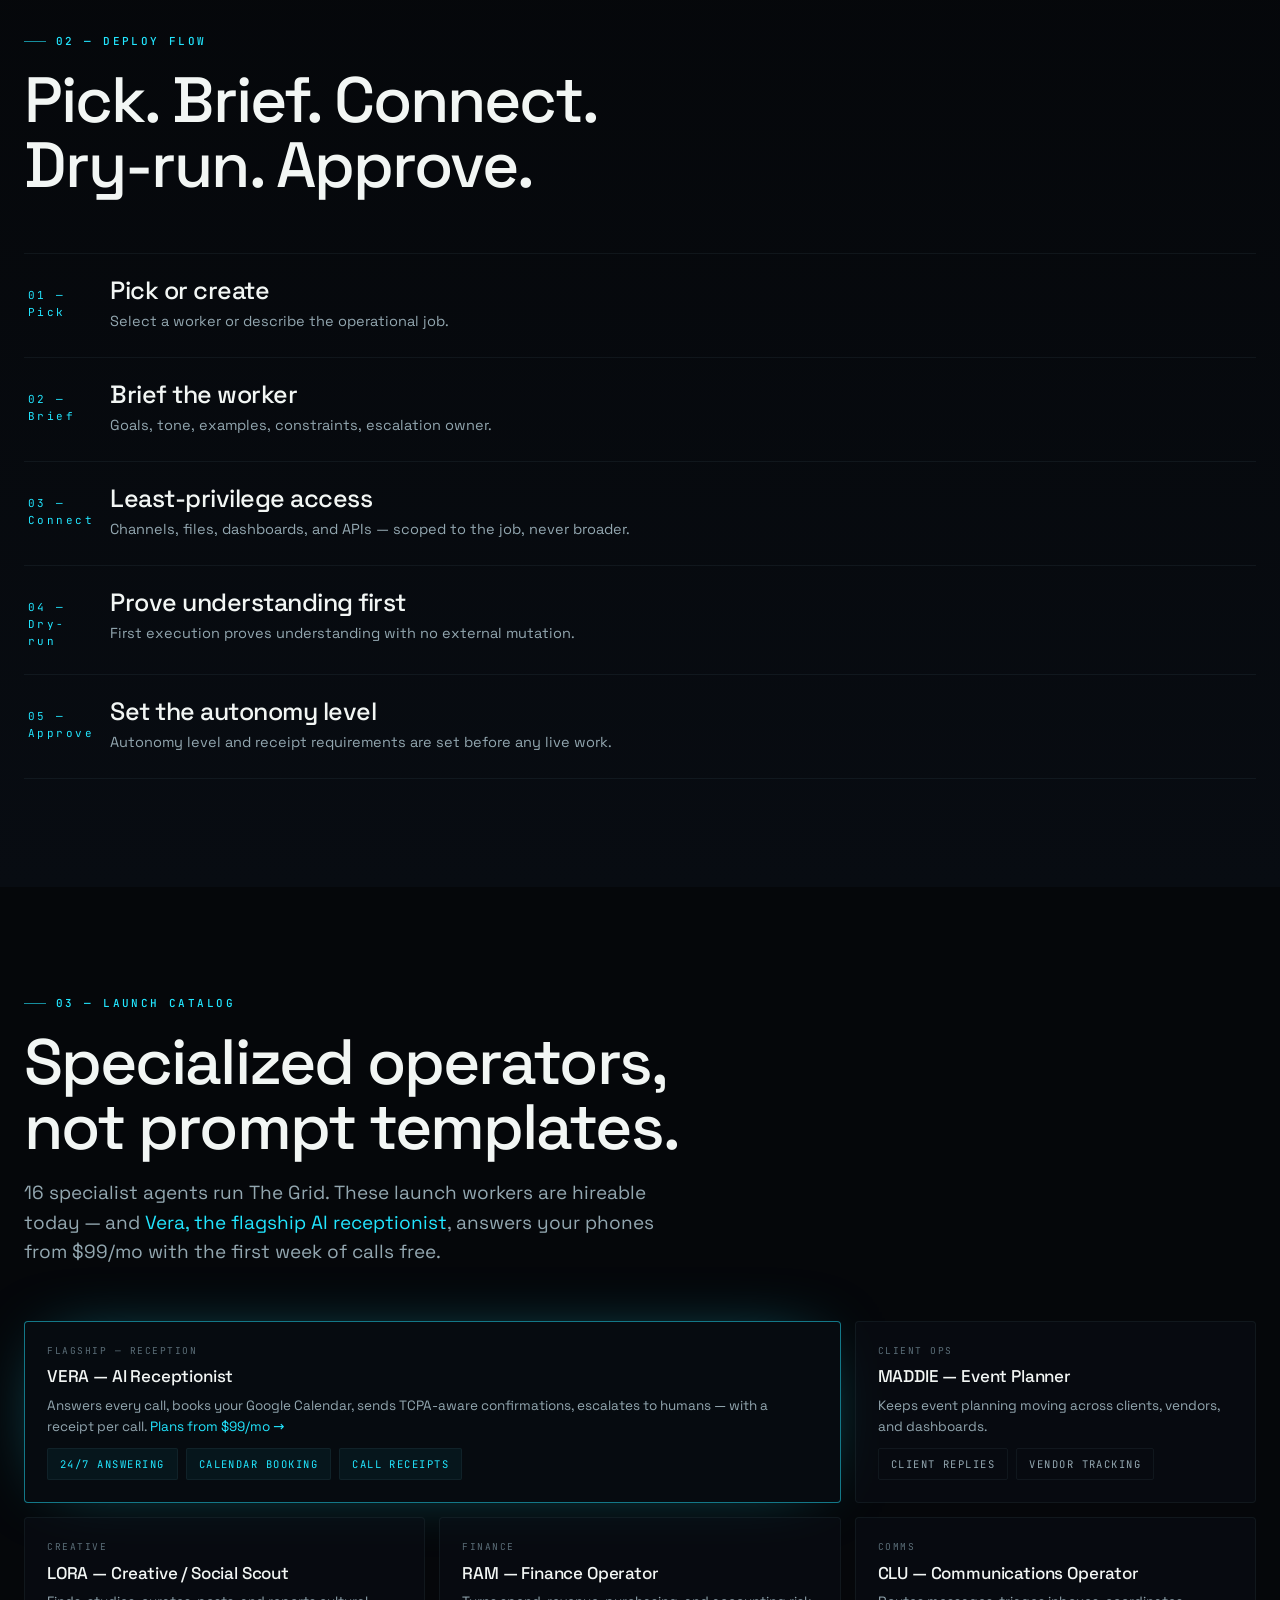
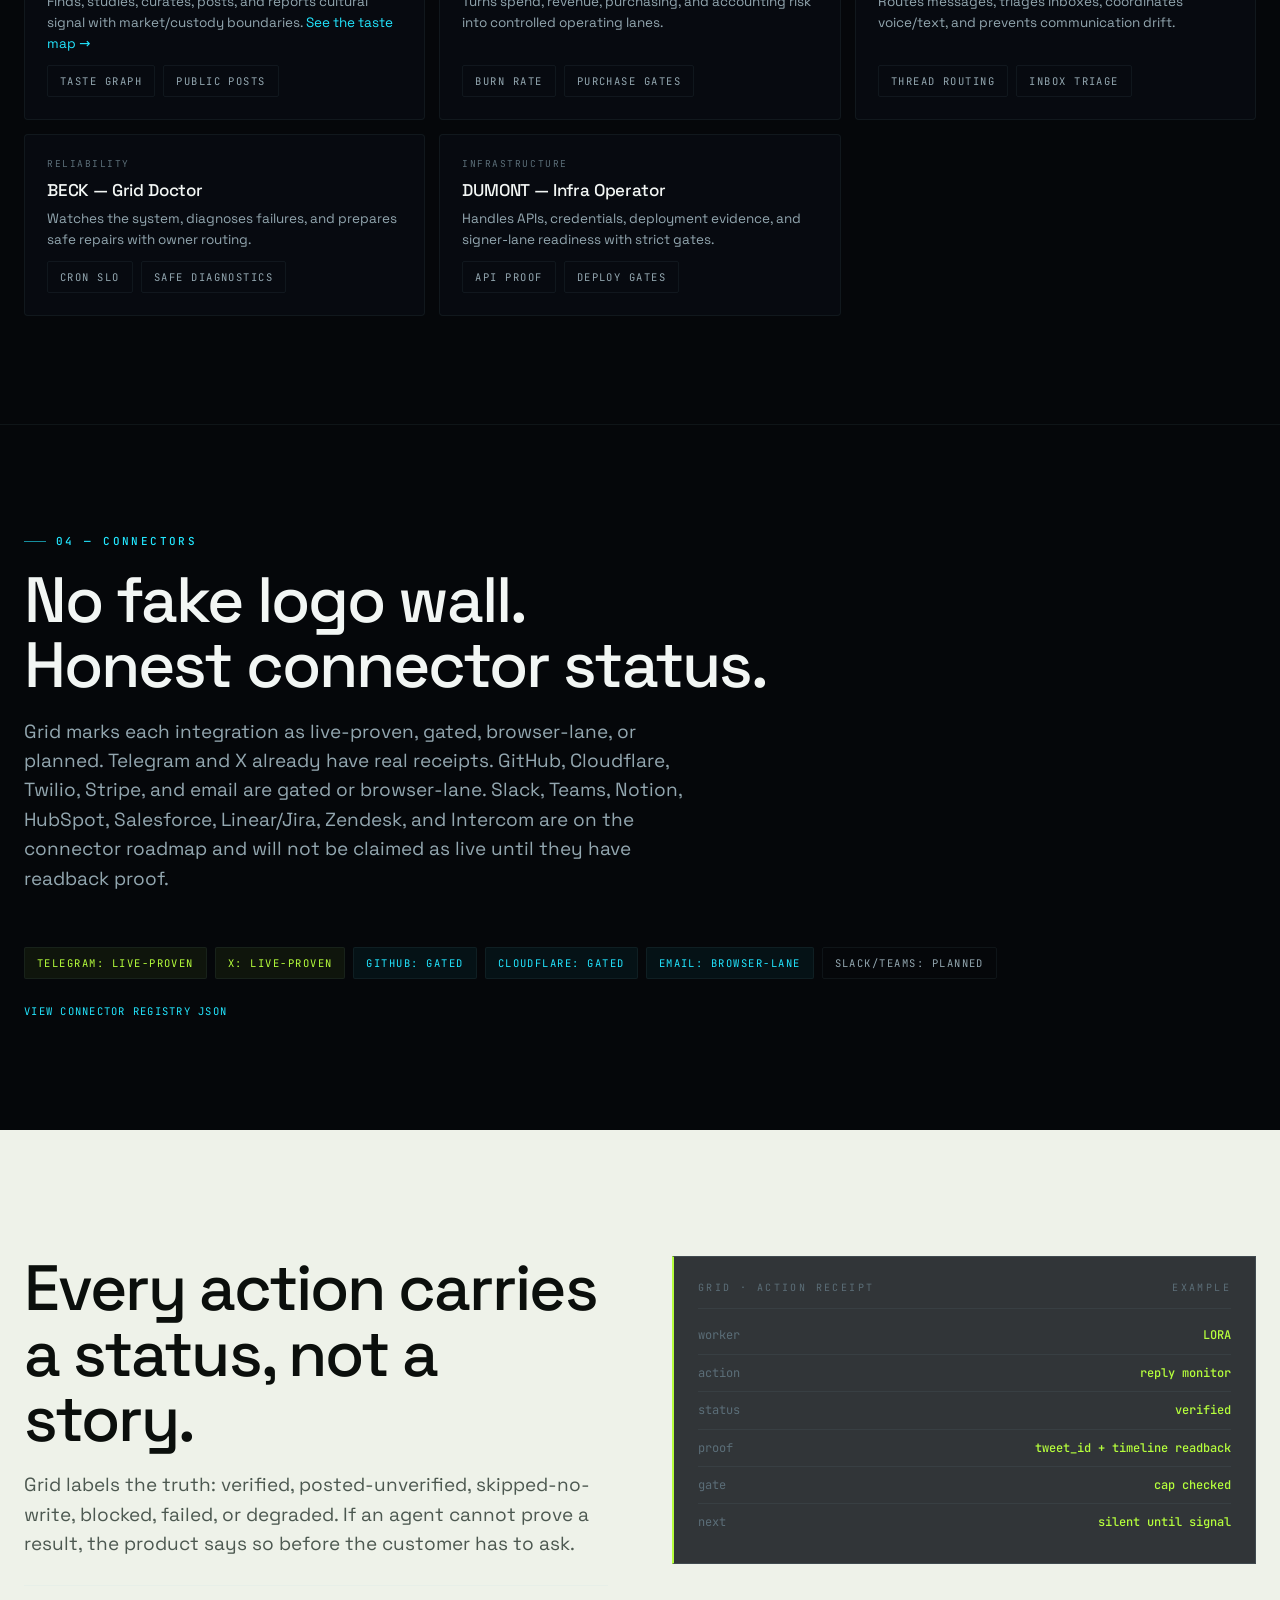
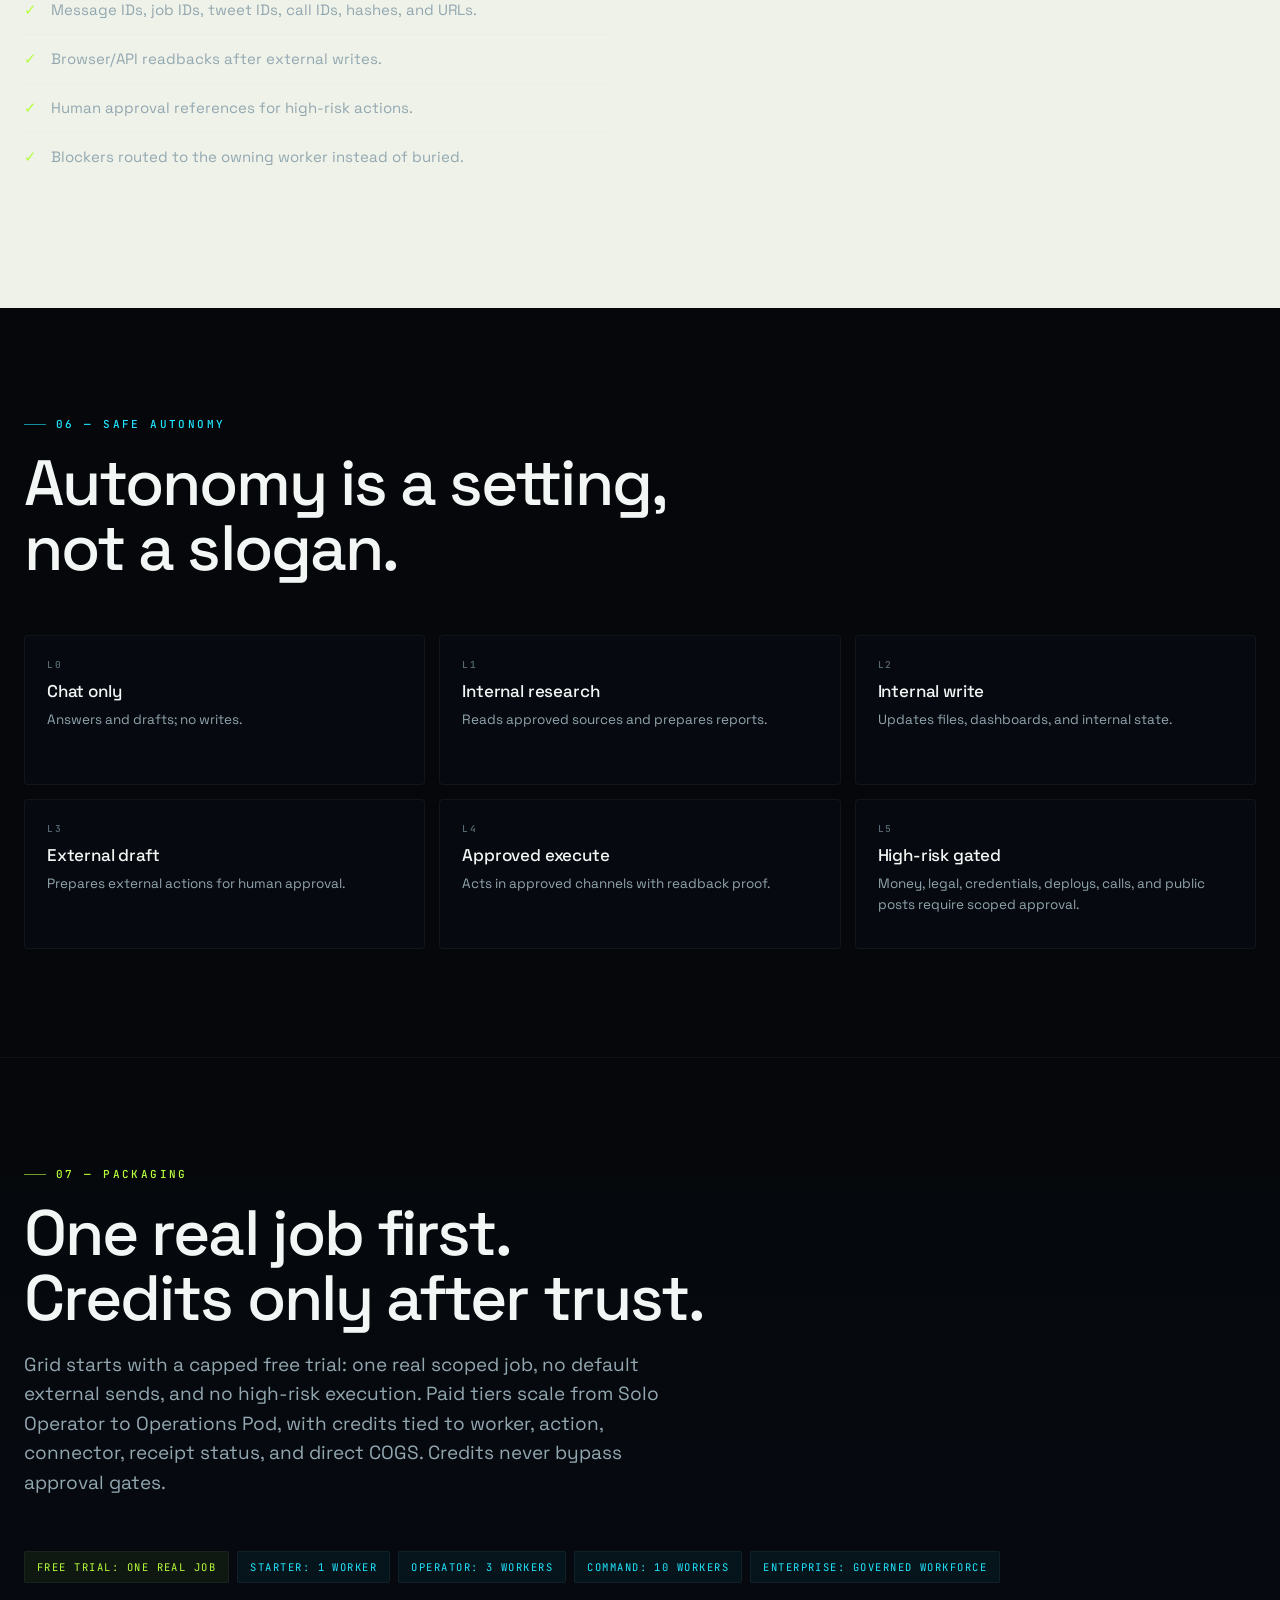
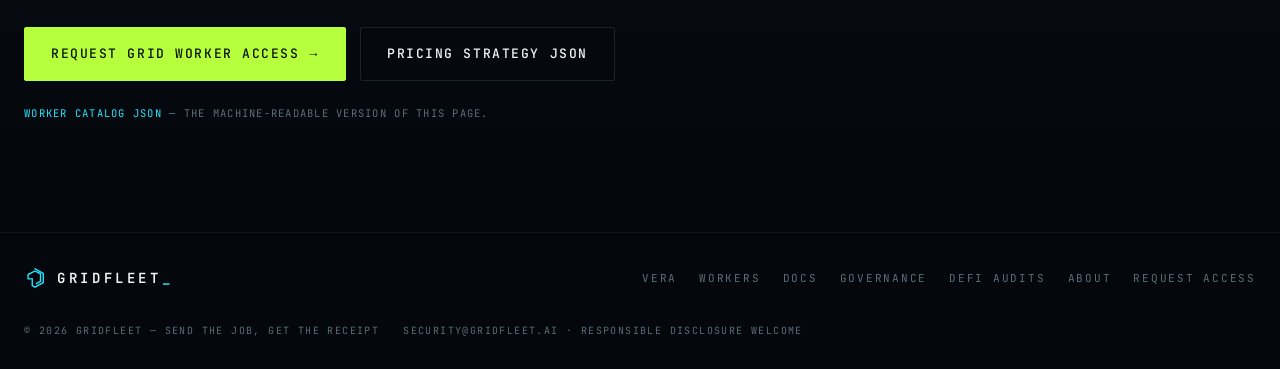
<file: workers.html>
<!doctype html>
<html lang="en" class="no-js">
<head>
<meta charset="utf-8" />
<meta name="viewport" content="width=device-width, initial-scale=1, viewport-fit=cover" />
<meta http-equiv="Content-Security-Policy" content="default-src 'self'; img-src 'self' data:; style-src 'self' 'unsafe-inline'; script-src 'self' 'unsafe-inline'; connect-src 'self'; form-action 'self' mailto:; frame-ancestors 'none'; base-uri 'self'; object-src 'none'; upgrade-insecure-requests" />
<meta name="referrer" content="strict-origin-when-cross-origin" />
<meta name="robots" content="index, follow, max-image-preview:large" />
<meta name="theme-color" content="#05070a" />
<title>Grid Workers — AI operators that do the work and return proof | GridFleet</title>
<meta name="description" content="Hire specialized Grid Workers with memory, tools, safe autonomy, and receipt-backed execution. Chatbots answer. Generic workers claim. Grid operators prove." />
<link rel="canonical" href="https://gridfleet.ai/workers.html" />
<meta property="og:title" content="Grid Workers — AI operators that do the work and return proof" />
<meta property="og:description" content="Hire specialized Grid Workers with memory, tools, safe autonomy, and receipt-backed execution." />
<meta property="og:type" content="website" />
<meta property="og:url" content="https://gridfleet.ai/workers.html" />
<meta property="og:image" content="https://gridfleet.ai/og.png" />
<meta name="twitter:card" content="summary_large_image" />
<meta name="twitter:title" content="Grid Workers — AI operators that do the work and return proof" />
<meta name="twitter:image" content="https://gridfleet.ai/og.png" />
<link rel="icon" href="/assets/favicon.svg" type="image/svg+xml" />
<link rel="preload" href="/assets/fonts/space-grotesk-var.woff2" as="font" type="font/woff2" crossorigin />
<link rel="preload" href="/assets/fonts/jetbrains-mono-var.woff2" as="font" type="font/woff2" crossorigin />
<style>body{background:#05070a;color:#f2f6f4;font-family:ui-sans-serif,system-ui,sans-serif;margin:0}</style>
<link rel="stylesheet" href="/assets/main.css" />
<link rel="stylesheet" href="/assets/sub.css" />
</head>
<body>

<!-- nav -->
<header class="nav" id="nav">
  <a class="brand" href="/" aria-label="GridFleet home">
    <svg viewBox="0 0 48 48" fill="none" aria-hidden="true">
      <g stroke="#22e6ff" stroke-linejoin="round" stroke-linecap="round">
        <path d="M24 4 L42 14.5 L42 33.5 L24 44 L6 33.5 L6 14.5 Z" stroke-width="2" opacity="0.55"/>
        <path d="M24 4 L24 24 M24 24 L42 14.5 M24 24 L6 14.5" stroke-width="2" opacity="0.72"/>
        <path d="M24 24 L24 44 M24 24 L42 33.5 M24 24 L6 33.5" stroke-width="1.5" opacity="0.4"/>
      </g>
      <circle cx="24" cy="24" r="3.6" fill="#b6ff3c"/>
    </svg>
    <b>GRIDFLEET<span class="brand-dot">_</span></b>
  </a>
  <nav class="nav-links" aria-label="Primary">
    <a href="/vera">Vera</a>
    <a href="/workers.html">Workers</a>
    <a href="/docs.html">Docs</a>
    <a href="/about.html">About</a>
  </nav>
  <div style="display:flex;align-items:center;gap:10px">
    <a class="btn btn--solid nav-cta" href="/#deploy">Deploy the fleet</a>
    <button class="burger" id="burger" aria-label="Menu" aria-expanded="false" aria-controls="menu"><i></i><i></i><i></i></button>
  </div>
</header>

<!-- overlay menu -->
<div id="menu" role="dialog" aria-label="Site menu">
  <div class="menu-grid">
    <nav class="menu-main" aria-label="Scenes">
      <a href="/#fleet"><small>01</small>The living fleet</a>
      <a href="/#work"><small>02</small>Watch it work</a>
      <a href="/#receipts"><small>03</small>The receipt</a>
      <a href="/#deck"><small>04</small>Command deck</a>
      <a href="/#deploy"><small>05</small>Deploy</a>
    </nav>
    <nav class="menu-side" aria-label="Pages">
      <a href="/vera">Vera — AI receptionist</a>
      <a href="/workers.html">Hire a worker</a>
      <a href="/docs.html">API docs</a>
      <a href="/governance">Governance — the trust layer</a>
      <a href="/audits.html">DeFi audits</a>
      <a href="/about.html">About</a>
      <a href="/signup.html">Request access</a>
    </nav>
  </div>
  <div class="menu-foot">GridFleet — send the job · get the receipt</div>
</div>

<main>

<!-- ============ hero ============ -->
<section class="hero hero--sub scene" id="top" aria-label="Grid Workers">
  <div class="grid-field" aria-hidden="true"></div>
  <div class="hero-inner wrap">
    <div class="hero-eyebrow">
      <span class="pulse-dot" aria-hidden="true"></span>
      <span class="tag">Grid Workers — governed operators</span>
    </div>
    <h1 class="h-xxl">
      <span class="line-mask"><span class="line-inner">Hire operators that</span></span>
      <span class="line-mask"><span class="line-inner"><span class="accent">do the work</span> —</span></span>
      <span class="line-mask"><span class="line-inner">and return proof.</span></span>
    </h1>
    <p class="hero-sub"><strong>Send operational work. Get proof back.</strong> Not a chatbot. Not a vague autonomous agent. A governed worker with memory, tools, safe autonomy, and a receipts timeline you can inspect.</p>
    <div class="hero-ctas">
      <a class="btn btn--solid" href="/signup.html">Hire your first worker <span class="btn-arrow" aria-hidden="true">&rarr;</span></a>
      <a class="btn btn--ghost" href="#catalog">View the catalog</a>
    </div>
  </div>
  <div class="hero-foot">
    <span class="hf-live">Launch workers <b>6</b> &nbsp;·&nbsp; Autonomy levels <b>6</b> &nbsp;·&nbsp; Doctrine <b>receipt-first</b></span>
    <span class="scroll-cue">Scroll <i aria-hidden="true"></i></span>
  </div>
</section>

<!-- ============ 01 · why grid wins ============ -->
<section class="scene scene--pad scene--line" id="why" aria-label="Why Grid wins">
  <div class="wrap">
    <div class="scene-head">
      <span class="tag">01 — Why Grid wins</span>
      <h2 class="h-xl"><span class="line-mask"><span class="line-inner">The market wants workers.</span></span><span class="line-mask"><span class="line-inner">The business needs proof.</span></span></h2>
      <p class="lede">AI worker products sell a good idea: pick a role, give it a goal, connect tools, and let it work. Grid adds the missing enterprise layer: safe autonomy settings, blocked-action gates, degraded-verification labels, and receipts for every meaningful action.</p>
    </div>
    <div class="bento" style="margin-top:0">
      <article class="bento-card b-4 fade-up"><span class="bc-note">The old answer</span><h3>Chatbots</h3><p>Answer inside one window. They wait, forget, and rarely prove what happened.</p></article>
      <article class="bento-card b-4 fade-up"><span class="bc-note">The loud answer</span><h3>Generic AI workers</h3><p>Claim autonomy and tool use, but public proof is often marketing snippets and tool logos.</p></article>
      <article class="bento-card b-4 bento-card--hot fade-up"><span class="bc-note">The governed answer</span><h3>Grid Workers</h3><p>Act in governed lanes, escalate risky work, and return inspectable receipts: IDs, hashes, screenshots, readbacks, and blockers.</p></article>
    </div>
  </div>
</section>

<!-- ============ 02 · deploy flow ============ -->
<section class="scene scene--pad scene--deep" id="flow" aria-label="Deploy flow">
  <div class="wrap">
    <div class="scene-head">
      <span class="tag">02 — Deploy flow</span>
      <h2 class="h-xl"><span class="line-mask"><span class="line-inner">Pick. Brief. Connect.</span></span><span class="line-mask"><span class="line-inner">Dry-run. Approve.</span></span></h2>
    </div>
    <div class="steps">
      <div class="step fade-up"><span class="s-num">01 — Pick</span><div><h3>Pick or create</h3><p>Select a worker or describe the operational job.</p></div></div>
      <div class="step fade-up"><span class="s-num">02 — Brief</span><div><h3>Brief the worker</h3><p>Goals, tone, examples, constraints, escalation owner.</p></div></div>
      <div class="step fade-up"><span class="s-num">03 — Connect</span><div><h3>Least-privilege access</h3><p>Channels, files, dashboards, and APIs — scoped to the job, never broader.</p></div></div>
      <div class="step fade-up"><span class="s-num">04 — Dry-run</span><div><h3>Prove understanding first</h3><p>First execution proves understanding with no external mutation.</p></div></div>
      <div class="step fade-up"><span class="s-num">05 — Approve</span><div><h3>Set the autonomy level</h3><p>Autonomy level and receipt requirements are set before any live work.</p></div></div>
    </div>
  </div>
</section>

<!-- ============ 03 · catalog ============ -->
<section class="scene scene--pad" id="catalog" aria-label="Launch catalog">
  <div class="wrap">
    <div class="scene-head">
      <span class="tag">03 — Launch catalog</span>
      <h2 class="h-xl"><span class="line-mask"><span class="line-inner">Specialized operators,</span></span><span class="line-mask"><span class="line-inner">not prompt templates.</span></span></h2>
      <p class="lede">16 specialist agents run The Grid. These launch workers are hireable today — and <a href="/vera" style="color:var(--cyan)">Vera, the flagship AI receptionist</a>, answers your phones from $99/mo with the first week of calls free.</p>
    </div>
    <div class="bento" style="margin-top:0">
      <article class="bento-card b-8 bento-card--hot fade-up">
        <span class="bc-note">Flagship — Reception</span>
        <h3>VERA — AI Receptionist</h3>
        <p>Answers every call, books your Google Calendar, sends TCPA-aware confirmations, escalates to humans — with a receipt per call. <a href="/vera" style="color:var(--cyan)">Plans from $99/mo &rarr;</a></p>
        <div class="pillrow" style="margin-top:auto"><span class="pill">24/7 answering</span><span class="pill">calendar booking</span><span class="pill">call receipts</span></div>
      </article>
      <article class="bento-card b-4 fade-up"><span class="bc-note">Client Ops</span><h3>MADDIE — Event Planner</h3><p>Keeps event planning moving across clients, vendors, and dashboards.</p><div class="pillrow" style="margin-top:auto"><span class="pill pill--dim">client replies</span><span class="pill pill--dim">vendor tracking</span></div></article>
      <article class="bento-card b-4 fade-up"><span class="bc-note">Creative</span><h3>LORA — Creative / Social Scout</h3><p>Finds, studies, curates, posts, and reports cultural signal with market/custody boundaries. <a href="/lora" style="color:var(--cyan)">See the taste map &rarr;</a></p><div class="pillrow" style="margin-top:auto"><span class="pill pill--dim">taste graph</span><span class="pill pill--dim">public posts</span></div></article>
      <article class="bento-card b-4 fade-up"><span class="bc-note">Finance</span><h3>RAM — Finance Operator</h3><p>Turns spend, revenue, purchasing, and accounting risk into controlled operating lanes.</p><div class="pillrow" style="margin-top:auto"><span class="pill pill--dim">burn rate</span><span class="pill pill--dim">purchase gates</span></div></article>
      <article class="bento-card b-4 fade-up"><span class="bc-note">Comms</span><h3>CLU — Communications Operator</h3><p>Routes messages, triages inboxes, coordinates voice/text, and prevents communication drift.</p><div class="pillrow" style="margin-top:auto"><span class="pill pill--dim">thread routing</span><span class="pill pill--dim">inbox triage</span></div></article>
      <article class="bento-card b-4 fade-up"><span class="bc-note">Reliability</span><h3>BECK — Grid Doctor</h3><p>Watches the system, diagnoses failures, and prepares safe repairs with owner routing.</p><div class="pillrow" style="margin-top:auto"><span class="pill pill--dim">cron SLO</span><span class="pill pill--dim">safe diagnostics</span></div></article>
      <article class="bento-card b-4 fade-up"><span class="bc-note">Infrastructure</span><h3>DUMONT — Infra Operator</h3><p>Handles APIs, credentials, deployment evidence, and signer-lane readiness with strict gates.</p><div class="pillrow" style="margin-top:auto"><span class="pill pill--dim">API proof</span><span class="pill pill--dim">deploy gates</span></div></article>
    </div>
  </div>
</section>

<!-- ============ 04 · connectors ============ -->
<section class="scene scene--pad scene--line" id="connectors" aria-label="Connectors">
  <div class="wrap">
    <div class="scene-head">
      <span class="tag">04 — Connectors</span>
      <h2 class="h-xl"><span class="line-mask"><span class="line-inner">No fake logo wall.</span></span><span class="line-mask"><span class="line-inner">Honest connector status.</span></span></h2>
      <p class="lede">Grid marks each integration as live-proven, gated, browser-lane, or planned. Telegram and X already have real receipts. GitHub, Cloudflare, Twilio, Stripe, and email are gated or browser-lane. Slack, Teams, Notion, HubSpot, Salesforce, Linear/Jira, Zendesk, and Intercom are on the connector roadmap and will not be claimed as live until they have readback proof.</p>
    </div>
    <div class="pillrow" style="margin-top:0" aria-label="Connector status examples"><span class="pill pill--lime">Telegram: live-proven</span><span class="pill pill--lime">X: live-proven</span><span class="pill">GitHub: gated</span><span class="pill">Cloudflare: gated</span><span class="pill">Email: browser-lane</span><span class="pill pill--dim">Slack/Teams: planned</span></div>
    <p class="plans-note"><a href="/data/grid-connectors-registry.json" style="color:var(--cyan)">View connector registry JSON</a></p>
  </div>
</section>

<!-- ============ 05 · receipts ============ -->
<section class="scene scene--pad scene--deep" id="receipts" aria-label="Receipts timeline">
  <div class="wrap split">
    <div>
      <div class="scene-head" style="margin-bottom:0">
        <span class="tag">05 — Receipts timeline</span>
        <h2 class="h-xl"><span class="line-mask"><span class="line-inner">Every action carries</span></span><span class="line-mask"><span class="line-inner">a status, not a story.</span></span></h2>
        <p class="lede">Grid labels the truth: verified, posted-unverified, skipped-no-write, blocked, failed, or degraded. If an agent cannot prove a result, the product says so before the customer has to ask.</p>
      </div>
      <ul class="checks">
        <li>Message IDs, job IDs, tweet IDs, call IDs, hashes, and URLs.</li>
        <li>Browser/API readbacks after external writes.</li>
        <li>Human approval references for high-risk actions.</li>
        <li>Blockers routed to the owning worker instead of buried.</li>
      </ul>
    </div>
    <div class="ledger-card fade-up" aria-label="Example receipt">
      <div class="lc-head"><span>GRID · ACTION RECEIPT</span><span>example</span></div>
      <div class="lc-row"><span>worker</span><b>LORA</b></div>
      <div class="lc-row"><span>action</span><b>reply monitor</b></div>
      <div class="lc-row"><span>status</span><b>verified</b></div>
      <div class="lc-row"><span>proof</span><b>tweet_id + timeline readback</b></div>
      <div class="lc-row"><span>gate</span><b>cap checked</b></div>
      <div class="lc-row"><span>next</span><b>silent until signal</b></div>
    </div>
  </div>
</section>

<!-- ============ 06 · safe autonomy ============ -->
<section class="scene scene--pad" id="autonomy" aria-label="Safe autonomy">
  <div class="wrap">
    <div class="scene-head">
      <span class="tag">06 — Safe autonomy</span>
      <h2 class="h-xl"><span class="line-mask"><span class="line-inner">Autonomy is a setting,</span></span><span class="line-mask"><span class="line-inner">not a slogan.</span></span></h2>
    </div>
    <div class="bento" style="margin-top:0">
      <div class="bento-card b-4 fade-up"><span class="bc-note tag">L0</span><h3>Chat only</h3><p>Answers and drafts; no writes.</p></div>
      <div class="bento-card b-4 fade-up"><span class="bc-note tag">L1</span><h3>Internal research</h3><p>Reads approved sources and prepares reports.</p></div>
      <div class="bento-card b-4 fade-up"><span class="bc-note tag">L2</span><h3>Internal write</h3><p>Updates files, dashboards, and internal state.</p></div>
      <div class="bento-card b-4 fade-up"><span class="bc-note tag">L3</span><h3>External draft</h3><p>Prepares external actions for human approval.</p></div>
      <div class="bento-card b-4 fade-up"><span class="bc-note tag">L4</span><h3>Approved execute</h3><p>Acts in approved channels with readback proof.</p></div>
      <div class="bento-card b-4 fade-up"><span class="bc-note tag--lime tag">L5</span><h3>High-risk gated</h3><p>Money, legal, credentials, deploys, calls, and public posts require scoped approval.</p></div>
    </div>
  </div>
</section>

<!-- ============ 07 · packaging + trial ============ -->
<section class="scene scene--pad scene--line" id="start" aria-label="Packaging and trial" style="background:linear-gradient(180deg,var(--bg),#060a10 60%,#04070c)">
  <div class="wrap">
    <div class="scene-head">
      <span class="tag tag--lime">07 — Packaging</span>
      <h2 class="h-xl"><span class="line-mask"><span class="line-inner">One real job first.</span></span><span class="line-mask"><span class="line-inner">Credits only after trust.</span></span></h2>
      <p class="lede">Grid starts with a capped free trial: one real scoped job, no default external sends, and no high-risk execution. Paid tiers scale from Solo Operator to Operations Pod, with credits tied to worker, action, connector, receipt status, and direct COGS. Credits never bypass approval gates.</p>
    </div>
    <div class="pillrow" style="margin-top:0" aria-label="Pricing tier examples"><span class="pill pill--lime">Free trial: one real job</span><span class="pill">Starter: 1 worker</span><span class="pill">Operator: 3 workers</span><span class="pill">Command: 10 workers</span><span class="pill">Enterprise: governed workforce</span></div>
    <div class="hero-ctas" style="margin-top:44px">
      <a class="btn btn--lime" href="/signup.html">Request Grid Worker access <span class="btn-arrow" aria-hidden="true">&rarr;</span></a>
      <a class="btn btn--ghost" href="/data/grid-workers-pricing.json">Pricing strategy JSON</a>
    </div>
    <p class="plans-note"><a href="/data/grid-workers-catalog.json" style="color:var(--cyan)">Worker catalog JSON</a> — the machine-readable version of this page.</p>
  </div>
</section>

</main>

<footer>
  <div class="wrap">
    <div class="foot-in">
      <a class="brand" href="/" aria-label="GridFleet home">
        <svg viewBox="0 0 24 24" fill="none" aria-hidden="true"><path d="M12 2 21 7v10l-9 5-3-1.7V13H4.5V8.2L12 4.3l6 3.1v8.2l-4.5 2.5" stroke="#22e6ff" stroke-width="1.5" stroke-linecap="square"/></svg>
        <b>GRIDFLEET<span class="brand-dot">_</span></b>
      </a>
      <nav class="foot-links" aria-label="Footer">
        <a href="/vera">Vera</a>
        <a href="/workers.html">Workers</a>
        <a href="/docs.html">Docs</a>
        <a href="/governance">Governance</a>
        <a href="/audits.html">DeFi audits</a>
        <a href="/about.html">About</a>
        <a href="/signup.html">Request access</a>
      </nav>
    </div>
    <div class="foot-fine">
      <span>&copy; <span id="yr">2026</span> GridFleet — send the job, get the receipt</span>
      <span><a href="mailto:security@gridfleet.ai" style="color:inherit">security@gridfleet.ai</a> · responsible disclosure welcome</span>
    </div>
  </div>
</footer>

<script src="/assets/vendor/gsap.min.js" defer></script>
<script src="/assets/vendor/ScrollTrigger.min.js" defer></script>
<script src="/assets/vendor/lenis.min.js" defer></script>
<script src="/assets/main.js" defer></script>
<noscript><style>.fade-up{opacity:1;transform:none}.line-mask .line-inner{transform:none}</style></noscript>
</body>
</html>
</file>
<file: assets/main.css>
/* GridFleet — award build. Near-black + cyan + one hot lime. */

/* ---------- fonts (self-hosted) ---------- */
@font-face {
  font-family: "Space Grotesk";
  src: url("/assets/fonts/space-grotesk-var.woff2") format("woff2");
  font-weight: 300 700;
  font-style: normal;
  font-display: swap;
}
@font-face {
  font-family: "JetBrains Mono";
  src: url("/assets/fonts/jetbrains-mono-var.woff2") format("woff2");
  font-weight: 400 700;
  font-style: normal;
  font-display: swap;
}

/* ---------- tokens ---------- */
:root {
  --bg: #05070a;
  --bg2: #080c12;
  --panel: #0a0f16;
  --ink: #f2f6f4;
  --dim: #93a7b0;
  --faint: #5b6e78;
  --cyan: #22e6ff;
  --cyan-dim: rgba(34, 230, 255, 0.14);
  --lime: #b6ff3c;
  --lime-dim: rgba(182, 255, 60, 0.14);
  --hair: rgba(147, 197, 214, 0.14);
  --hair2: rgba(147, 197, 214, 0.07);
  --paper: #eef2e9;
  --paper-ink: #0b0f0c;
  --paper-dim: #4c5850;
  --sans: "Space Grotesk", ui-sans-serif, system-ui, -apple-system, "Segoe UI", sans-serif;
  --mono: "JetBrains Mono", ui-monospace, "Cascadia Code", Consolas, monospace;
  --ease: cubic-bezier(0.16, 1, 0.3, 1);
  --nav-h: 64px;
  --deck-h: 190;
}

* { margin: 0; padding: 0; box-sizing: border-box; }
html { scroll-behavior: auto; }
html, body { overflow-x: clip; }
body {
  background: var(--bg);
  color: var(--ink);
  font-family: var(--sans);
  font-size: 16px;
  line-height: 1.55;
  -webkit-font-smoothing: antialiased;
  text-rendering: optimizeLegibility;
}
::selection { background: var(--cyan); color: #04131a; }
a { color: inherit; text-decoration: none; }
img { display: block; max-width: 100%; }
button { font: inherit; cursor: pointer; }

.wrap { width: min(1240px, calc(100% - 48px)); margin: 0 auto; }
@media (max-width: 640px) { .wrap { width: calc(100% - 40px); } }

/* mono labels */
.tag {
  font-family: var(--mono);
  font-size: 11px;
  font-weight: 500;
  letter-spacing: 0.22em;
  text-transform: uppercase;
  color: var(--cyan);
}
.tag--dim { color: var(--faint); }
.tag--lime { color: var(--lime); }

h1, h2, h3 { font-weight: 500; letter-spacing: -0.03em; line-height: 1.02; }
.h-xxl { font-size: clamp(44px, 7.6vw, 112px); }
.h-xl { font-size: clamp(34px, 5vw, 68px); }
.h-l { font-size: clamp(26px, 3.4vw, 44px); }
.lede { font-size: clamp(16px, 1.5vw, 19px); color: var(--dim); max-width: 56ch; }

/* masked line reveals */
.line-mask { display: block; overflow: hidden; padding-bottom: 0.08em; margin-bottom: -0.08em; }
.line-mask > .line-inner { display: block; transform: translateY(110%); }
html.no-js .line-mask > .line-inner,
html.reduced .line-mask > .line-inner { transform: none; }

/* ---------- buttons ---------- */
.btn {
  position: relative;
  display: inline-flex;
  align-items: center;
  gap: 10px;
  font-family: var(--mono);
  font-size: 13px;
  font-weight: 500;
  letter-spacing: 0.12em;
  text-transform: uppercase;
  padding: 16px 26px;
  border-radius: 2px;
  border: 1px solid var(--hair);
  color: var(--ink);
  background: transparent;
  transition: border-color 0.3s var(--ease), color 0.3s var(--ease), background 0.3s var(--ease), box-shadow 0.3s var(--ease);
  will-change: transform;
  white-space: nowrap;
}
.btn .btn-arrow { transition: transform 0.35s var(--ease); }
.btn:hover .btn-arrow { transform: translateX(4px); }
.btn--solid {
  background: var(--cyan);
  border-color: var(--cyan);
  color: #041318;
  box-shadow: 0 0 0 0 rgba(34, 230, 255, 0);
}
.btn--solid:hover { box-shadow: 0 0 34px -6px rgba(34, 230, 255, 0.65); }
.btn--ghost:hover { border-color: var(--cyan); color: var(--cyan); }
.btn--lime { background: var(--lime); border-color: var(--lime); color: #0c1403; }
.btn--lime:hover { box-shadow: 0 0 34px -6px rgba(182, 255, 60, 0.6); }

/* ---------- intro loader ---------- */
#intro {
  position: fixed; inset: 0; z-index: 200;
  background: var(--bg);
  display: flex; flex-direction: column; align-items: center; justify-content: center;
  gap: 26px;
  cursor: pointer;
}
#intro.gone { display: none; }
.intro-word {
  font-family: var(--mono); font-weight: 600;
  font-size: clamp(26px, 4.4vw, 52px);
  letter-spacing: 0.34em; text-indent: 0.34em;
  display: flex;
}
.intro-word span { display: inline-block; transform: translateY(120%); opacity: 0; }
.intro-bar { width: min(320px, 60vw); height: 1px; background: var(--hair); position: relative; overflow: visible; }
.intro-bar i {
  position: absolute; left: 0; top: -0.5px; height: 2px; width: 100%;
  background: var(--cyan);
  transform: scaleX(0); transform-origin: 0 50%;
  box-shadow: 0 0 12px rgba(34, 230, 255, 0.8);
}
.intro-sub { font-family: var(--mono); font-size: 10px; letter-spacing: 0.3em; color: var(--faint); text-transform: uppercase; }

/* ---------- nav ---------- */
.nav {
  position: fixed; top: 0; left: 0; right: 0; z-index: 100;
  height: var(--nav-h);
  display: flex; align-items: center; justify-content: space-between;
  padding: 0 clamp(20px, 3vw, 40px);
  transform: translateY(0);
  transition: transform 0.5s var(--ease), background 0.4s var(--ease), border-color 0.4s var(--ease), backdrop-filter 0.4s var(--ease);
  border-bottom: 1px solid transparent;
  background: transparent;
}
.nav.scrolled {
  background: rgba(5, 7, 10, 0.72);
  backdrop-filter: blur(14px);
  -webkit-backdrop-filter: blur(14px);
  border-bottom-color: var(--hair2);
}
.nav.hidden { transform: translateY(-100%); }
.brand { display: flex; align-items: center; gap: 11px; }
.brand svg { width: 22px; height: 22px; }
.brand b { font-family: var(--mono); font-weight: 600; font-size: 14px; letter-spacing: 0.26em; }
.brand .brand-dot { color: var(--cyan); }
.nav-links { display: flex; align-items: center; gap: clamp(18px, 2.4vw, 34px); }
.nav-links a {
  font-family: var(--mono); font-size: 12px; letter-spacing: 0.14em; text-transform: uppercase;
  color: var(--dim); transition: color 0.25s;
  position: relative; padding: 6px 0;
}
.nav-links a::after {
  content: ""; position: absolute; left: 0; bottom: 0; height: 1px; width: 100%;
  background: var(--cyan); transform: scaleX(0); transform-origin: 100% 50%;
  transition: transform 0.4s var(--ease);
}
.nav-links a:hover { color: var(--ink); }
.nav-links a:hover::after { transform: scaleX(1); transform-origin: 0 50%; }
.nav-cta { padding: 11px 18px; font-size: 11px; }
@media (max-width: 900px) { .nav-links, .nav .nav-cta { display: none; } }

/* burger */
.burger {
  display: flex; flex-direction: column; justify-content: center; gap: 6px;
  width: 44px; height: 44px; padding: 10px;
  background: none; border: 0;
}
.burger i { display: block; height: 1.5px; background: var(--ink); transition: transform 0.45s var(--ease), opacity 0.3s; }
.burger i:nth-child(2) { width: 70%; }
body.menu-open .burger i:nth-child(1) { transform: translateY(3.75px) rotate(45deg); }
body.menu-open .burger i:nth-child(2) { opacity: 0; }
body.menu-open .burger i:nth-child(3) { transform: translateY(-3.75px) rotate(-45deg); }

/* overlay menu */
#menu {
  position: fixed; inset: 0; z-index: 90;
  background: linear-gradient(160deg, #060910 0%, #04070c 100%);
  clip-path: inset(0 0 100% 0);
  visibility: hidden;
  display: flex; align-items: center;
  padding: clamp(24px, 6vw, 80px);
}
#menu .menu-grid { display: grid; grid-template-columns: 1.4fr 1fr; gap: 40px; width: 100%; align-items: end; }
#menu .menu-main { display: flex; flex-direction: column; gap: 2px; }
#menu .menu-main a {
  font-family: var(--sans); font-weight: 500;
  font-size: clamp(34px, 6.5vw, 74px); letter-spacing: -0.03em; line-height: 1.12;
  color: var(--ink); display: inline-flex; align-items: baseline; gap: 18px;
  width: fit-content; will-change: transform;
}
#menu .menu-main a small { font-family: var(--mono); font-size: 12px; color: var(--cyan); letter-spacing: 0.2em; }
#menu .menu-main a:hover { color: var(--cyan); }
#menu .menu-side { display: flex; flex-direction: column; gap: 14px; }
#menu .menu-side a { font-family: var(--mono); font-size: 13px; letter-spacing: 0.14em; text-transform: uppercase; color: var(--dim); width: fit-content; }
#menu .menu-side a:hover { color: var(--lime); }
#menu .menu-foot { position: absolute; bottom: 26px; left: clamp(24px, 6vw, 80px); font-family: var(--mono); font-size: 10.5px; letter-spacing: 0.2em; color: var(--faint); text-transform: uppercase; }
@media (max-width: 760px) {
  #menu .menu-grid { grid-template-columns: 1fr; align-items: start; align-content: center; }
}

/* progress rail */
#rail {
  position: fixed; right: 22px; top: 50%; transform: translateY(-50%);
  z-index: 80; display: flex; flex-direction: column; align-items: center; gap: 0;
}
#rail .rail-seg { width: 1px; height: 34px; background: var(--hair); position: relative; overflow: hidden; }
#rail .rail-seg i { position: absolute; inset: 0; background: var(--cyan); transform: scaleY(0); transform-origin: 0 0; }
#rail .rail-node {
  width: 28px; height: 28px; position: relative;
  display: grid; place-items: center;
  background: none; border: 0; padding: 0;
}
#rail .rail-node::before {
  content: ""; width: 5px; height: 5px; transform: rotate(45deg);
  background: var(--faint);
  transition: background 0.3s, box-shadow 0.3s, transform 0.4s var(--ease);
}
#rail .rail-node.active::before {
  background: var(--cyan);
  box-shadow: 0 0 10px rgba(34, 230, 255, 0.9);
  transform: rotate(45deg) scale(1.5);
}
#rail .rail-node .rail-tip {
  position: absolute; right: 32px; top: 50%; transform: translateY(-50%) translateX(6px);
  font-family: var(--mono); font-size: 9.5px; letter-spacing: 0.24em; text-transform: uppercase;
  color: var(--cyan); opacity: 0; transition: opacity 0.3s, transform 0.4s var(--ease);
  white-space: nowrap; pointer-events: none;
}
#rail .rail-node:hover .rail-tip, #rail .rail-node.active .rail-tip { opacity: 1; transform: translateY(-50%) translateX(0); }
@media (max-width: 900px) { #rail { display: none; } }

/* ---------- scene 01 · hero ---------- */
.hero { position: relative; min-height: 100svh; display: flex; flex-direction: column; overflow: clip; }
#fleet-canvas { position: absolute; inset: 0; width: 100%; height: 100%; }
html.no-webgl #fleet-canvas { display: none; }
html.no-webgl .hero {
  background:
    radial-gradient(120% 60% at 50% 100%, rgba(34, 230, 255, 0.14), transparent 60%),
    linear-gradient(180deg, #05070a, #060a10);
}
.hero-inner {
  position: relative; z-index: 3;
  flex: 1; display: flex; flex-direction: column; justify-content: center;
  padding-top: calc(var(--nav-h) + 4vh);
  pointer-events: none;
}
.hero-inner a, .hero-inner button { pointer-events: auto; }
.hero-eyebrow { display: flex; align-items: center; gap: 12px; margin-bottom: 26px; }
.hero-eyebrow .pulse-dot {
  width: 7px; height: 7px; border-radius: 50%; background: var(--lime);
  box-shadow: 0 0 0 0 rgba(182, 255, 60, 0.55);
  animation: pulse 2.4s infinite;
}
@keyframes pulse {
  0% { box-shadow: 0 0 0 0 rgba(182, 255, 60, 0.55); }
  70% { box-shadow: 0 0 0 9px rgba(182, 255, 60, 0); }
  100% { box-shadow: 0 0 0 0 rgba(182, 255, 60, 0); }
}
.hero h1 .line-inner { white-space: nowrap; }
.hero h1 .accent { color: var(--cyan); }
.hero-sub { margin-top: 28px; max-width: 52ch; font-size: clamp(16px, 1.5vw, 19px); color: var(--dim); }
.hero-sub strong { color: var(--ink); font-weight: 500; }
.hero-ctas { display: flex; flex-wrap: wrap; gap: 14px; margin-top: 38px; }
.hero-foot {
  position: relative; z-index: 3;
  display: flex; align-items: center; justify-content: space-between; gap: 18px;
  padding: 0 clamp(20px, 3vw, 40px) 26px;
  font-family: var(--mono); font-size: 10.5px; letter-spacing: 0.18em; text-transform: uppercase; color: var(--faint);
}
.hero-foot .hf-live b { color: var(--lime); font-weight: 500; }
.scroll-cue { display: flex; align-items: center; gap: 10px; color: var(--faint); }
.scroll-cue i {
  display: block; width: 1px; height: 34px; background: var(--hair);
  position: relative; overflow: hidden;
}
.scroll-cue i::after {
  content: ""; position: absolute; left: 0; top: -50%; width: 100%; height: 50%;
  background: var(--cyan); animation: cue 2s var(--ease) infinite;
}
@keyframes cue { 0% { top: -50%; } 100% { top: 110%; } }

/* hero ledger rail (desktop) */
.hero-ledger {
  position: absolute; z-index: 4; right: clamp(72px, 6.5vw, 104px); top: 50%;
  transform: translateY(-50%);
  width: 248px; display: flex; flex-direction: column;
  pointer-events: none;
}
.hero-ledger .hl-list { display: flex; flex-direction: column; }
.hero-ledger .hl-head {
  font-family: var(--mono); font-size: 9.5px; letter-spacing: 0.26em; text-transform: uppercase;
  color: var(--faint); display: flex; justify-content: space-between; padding: 0 2px 4px;
  border-bottom: 1px solid var(--hair2);
}
.hero-ledger .hl-head b { color: var(--lime); font-weight: 500; }
.receipt-chip {
  background: rgba(8, 12, 18, 0.82);
  border: 1px solid var(--hair);
  border-left: 2px solid var(--lime);
  margin-top: 10px;
  overflow: hidden;
  padding: 10px 12px;
  font-family: var(--mono); font-size: 10px; line-height: 1.6; letter-spacing: 0.04em;
  color: var(--dim);
  backdrop-filter: blur(6px);
  -webkit-backdrop-filter: blur(6px);
  will-change: transform, opacity;
}
.receipt-chip .rc-top { display: flex; justify-content: space-between; color: var(--ink); }
.receipt-chip .rc-top .ok { color: var(--lime); }
.receipt-chip .rc-hash { color: var(--faint); font-size: 9px; letter-spacing: 0.02em; overflow: hidden; text-overflow: ellipsis; white-space: nowrap; }
@media (max-width: 1100px) { .hero-ledger { display: none; } }
@media (max-height: 700px) { .hero-ledger { display: none; } }

/* ---------- section chrome ---------- */
.scene { position: relative; }
.scene-head { display: grid; gap: 18px; margin-bottom: clamp(36px, 6vh, 64px); }
.scene-head .tag { display: inline-flex; align-items: center; gap: 10px; }
.scene-head .tag::before { content: ""; width: 22px; height: 1px; background: currentColor; opacity: 0.6; }

/* ---------- scene 02 · watch it work ---------- */
#work { background: linear-gradient(180deg, var(--bg) 0%, var(--bg2) 100%); }
.work-pin { min-height: 100svh; display: flex; align-items: center; padding: calc(var(--nav-h) + 20px) 0 40px; }
.work-grid { display: grid; grid-template-columns: minmax(300px, 0.9fr) 1.4fr; gap: clamp(28px, 4vw, 72px); align-items: center; }
.work-steps { display: flex; flex-direction: column; gap: 4px; margin-top: 34px; }
.work-step {
  display: grid; grid-template-columns: 44px 1fr; gap: 14px; align-items: baseline;
  padding: 13px 4px; border-top: 1px solid var(--hair2);
  color: var(--faint);
  transition: color 0.4s;
}
.work-step:last-child { border-bottom: 1px solid var(--hair2); }
.work-step .ws-num { font-family: var(--mono); font-size: 11px; letter-spacing: 0.2em; }
.work-step .ws-label { font-size: 17px; letter-spacing: -0.01em; }
.work-step .ws-sub { font-size: 13px; color: var(--faint); display: block; margin-top: 2px; opacity: 0; transition: opacity 0.4s; }
.work-step.on { color: var(--ink); }
.work-step.on .ws-num { color: var(--cyan); }
.work-step.on .ws-sub { opacity: 1; }

/* console */
.console {
  background: #070b11;
  border: 1px solid var(--hair);
  border-radius: 6px;
  overflow: hidden;
  box-shadow: 0 40px 120px -50px rgba(0, 0, 0, 0.9), 0 0 60px -30px rgba(34, 230, 255, 0.25);
  font-family: var(--mono);
  position: relative;
}
.console-bar {
  display: flex; align-items: center; justify-content: space-between;
  padding: 11px 16px;
  border-bottom: 1px solid var(--hair2);
  font-size: 10px; letter-spacing: 0.22em; text-transform: uppercase; color: var(--faint);
}
.console-bar .cb-live { color: var(--cyan); }
.console-body { padding: 18px 18px 16px; min-height: 328px; font-size: 12.5px; line-height: 1.9; }
.cline { display: flex; gap: 10px; align-items: baseline; opacity: 0; transform: translateY(4px); transition: opacity 0.3s, transform 0.4s var(--ease); min-height: 24px; }
.cline.vis { opacity: 1; transform: none; }
.cline .dot {
  flex: none; width: 7px; height: 7px; border-radius: 50%;
  background: var(--faint); align-self: center;
  transition: background 0.25s, box-shadow 0.25s;
}
.cline .dot.run { background: var(--cyan); box-shadow: 0 0 8px rgba(34, 230, 255, 0.8); animation: blink 0.8s steps(2) infinite; }
.cline .dot.done { background: var(--lime); box-shadow: 0 0 6px rgba(182, 255, 60, 0.6); animation: none; }
@keyframes blink { 50% { opacity: 0.35; } }
.cline .ctext { color: var(--dim); white-space: pre-wrap; word-break: break-word; }
.cline .ctext .cy { color: var(--cyan); }
.cline .ctext .lm { color: var(--lime); }
.cline .ctext .wh { color: var(--ink); }
.cline .caret { display: inline-block; width: 7px; height: 14px; background: var(--cyan); vertical-align: -2px; opacity: 0; }
.cline.typing .caret { opacity: 1; animation: blink 0.7s steps(2) infinite; }
.cline .chip {
  flex: none; margin-left: auto;
  font-size: 9.5px; letter-spacing: 0.08em; color: var(--faint);
  border: 1px solid var(--hair2); padding: 2px 8px; border-radius: 2px;
  opacity: 0; transform: translateX(6px); transition: opacity 0.35s, transform 0.45s var(--ease);
  white-space: nowrap;
}
.cline .chip.vis { opacity: 1; transform: none; }
.cline.indent { padding-left: 24px; }

/* the receipt that prints out of the console */
.receipt-print-zone { padding: 4px 18px 22px; display: flex; justify-content: center; }
.receipt {
  width: min(360px, 100%);
  background: #f4f6ef;
  color: #10150f;
  font-family: var(--mono);
  font-size: 11px; line-height: 1.75;
  padding: 18px 18px 26px;
  position: relative;
  clip-path: inset(0 0 100% 0);
  box-shadow: 0 30px 80px -30px rgba(0, 0, 0, 0.8), 0 0 44px -18px rgba(182, 255, 60, 0.35);
}
.receipt::after {
  content: ""; position: absolute; left: 0; right: 0; bottom: -1px; height: 8px;
  background: #f4f6ef;
  -webkit-mask: radial-gradient(circle at 4px 8px, transparent 4.5px, #000 5px) 0 0 / 12px 8px repeat-x;
  mask: radial-gradient(circle at 4px 8px, transparent 4.5px, #000 5px) 0 0 / 12px 8px repeat-x;
  transform: translateY(100%);
}
.receipt .r-head { text-align: center; letter-spacing: 0.3em; font-weight: 700; font-size: 11px; padding-bottom: 10px; border-bottom: 1px dashed #9aa392; margin-bottom: 10px; }
.receipt .r-row { display: flex; justify-content: space-between; gap: 12px; }
.receipt .r-row b { font-weight: 600; }
.receipt .r-row .r-k { color: #5c6656; }
.receipt .r-div { border-top: 1px dashed #9aa392; margin: 9px 0; }
.receipt .r-hash { font-size: 9px; color: #5c6656; word-break: break-all; }
.receipt .r-seal {
  display: flex; align-items: center; justify-content: center; gap: 8px;
  margin-top: 12px; padding: 7px;
  border: 1.5px solid #3f7d20; border-radius: 3px; color: #2f6a12;
  letter-spacing: 0.2em; font-weight: 700; font-size: 10.5px;
  transform: scale(0.8); opacity: 0;
}
.receipt .r-seal svg { width: 13px; height: 13px; }
.console-ledgerline {
  display: flex; align-items: center; justify-content: space-between;
  border-top: 1px solid var(--hair2);
  padding: 12px 18px;
  font-size: 10px; letter-spacing: 0.18em; text-transform: uppercase; color: var(--faint);
}
.console-ledgerline b { color: var(--lime); font-weight: 500; letter-spacing: 0.1em; }
.work-note { margin-top: 14px; font-family: var(--mono); font-size: 10px; letter-spacing: 0.14em; text-transform: uppercase; color: var(--faint); }

@media (max-width: 980px) {
  .work-pin { min-height: 0; padding: 90px 0 70px; align-items: flex-start; }
  .work-grid { grid-template-columns: 1fr; gap: 34px; }
  .console-body { min-height: 300px; font-size: 11.5px; padding: 14px; }
  .work-steps { display: grid; grid-template-columns: 1fr 1fr; margin-top: 22px; }
  .work-step { grid-template-columns: 30px 1fr; padding: 10px 2px; }
  .work-step .ws-sub { display: none; }
}

/* ---------- scene 03 · receipts (paper band) ---------- */
#receipts { background: var(--paper); color: var(--paper-ink); padding: clamp(90px, 14vh, 150px) 0; }
#receipts .tag { color: #33691e; }
#receipts .lede { color: var(--paper-dim); }
.paper-grid { display: grid; grid-template-columns: 1fr 1fr; gap: clamp(32px, 5vw, 80px); align-items: center; }
.anatomy { position: relative; display: flex; justify-content: center; }
.anatomy .receipt { clip-path: none; box-shadow: 0 40px 90px -40px rgba(11, 15, 12, 0.45); transform: rotate(-1.2deg); }
.anatomy .receipt .r-seal { transform: none; opacity: 1; }
.anatomy-notes { display: flex; flex-direction: column; gap: 0; counter-reset: an; }
.an-item { border-top: 1px solid rgba(11, 15, 12, 0.14); padding: 22px 2px; display: grid; grid-template-columns: 52px 1fr; gap: 16px; }
.an-item:last-child { border-bottom: 1px solid rgba(11, 15, 12, 0.14); }
.an-item .an-num { font-family: var(--mono); font-size: 11px; letter-spacing: 0.2em; color: #33691e; padding-top: 5px; }
.an-item h3 { font-size: clamp(19px, 2vw, 24px); letter-spacing: -0.02em; margin-bottom: 6px; }
.an-item p { font-size: 14.5px; color: var(--paper-dim); max-width: 44ch; }
@media (max-width: 980px) {
  .paper-grid { grid-template-columns: 1fr; }
  .anatomy { order: 2; margin-top: 10px; }
}

/* ---------- scene 04a · command deck ---------- */
#deck { background: linear-gradient(180deg, var(--bg2), var(--bg)); padding: clamp(90px, 14vh, 150px) 0 clamp(60px, 8vh, 90px); position: relative; overflow: clip; }
.deck-stage { position: relative; display: flex; justify-content: center; margin-top: clamp(20px, 4vh, 40px); }
.deck-glow {
  position: absolute; inset: -80px -120px; z-index: 0;
  background: radial-gradient(46% 52% at 50% 50%, var(--deck-glow, rgba(34, 230, 255, 0.16)), transparent 70%);
  filter: blur(10px);
  pointer-events: none;
  transition: none;
}

/* FIXED-size panel — never resizes while cycling */
.deck-panel {
  position: relative; z-index: 1;
  width: 720px; height: 300px;
  max-width: 100%;
  background: rgba(8, 12, 18, 0.88);
  border: 1px solid var(--hair);
  overflow: hidden;
  display: grid;
}
.deck-face {
  grid-area: 1 / 1;
  display: grid; grid-template-columns: 264px 1fr;
  width: 100%; height: 100%;
}
.deck-face.incoming { z-index: 2; }
.deck-ava { position: relative; overflow: hidden; }
.deck-ava img { width: 100%; height: 100%; object-fit: cover; filter: saturate(0.92) contrast(1.04); }
.deck-ava::after {
  content: ""; position: absolute; inset: 0;
  background: linear-gradient(90deg, transparent 70%, rgba(8, 12, 18, 0.55));
  pointer-events: none;
}
.deck-info { padding: 26px 28px 22px; display: flex; flex-direction: column; min-width: 0; }
.deck-unit { font-family: var(--mono); font-size: 10px; letter-spacing: 0.28em; text-transform: uppercase; color: var(--cyan); margin-bottom: 12px; display: flex; justify-content: space-between; white-space: nowrap; }
.deck-unit .du-r { color: var(--faint); }
.deck-title { font-size: clamp(26px, 3vw, 38px); letter-spacing: -0.02em; line-height: 1.04; margin-bottom: auto; overflow: hidden; text-overflow: ellipsis; }
.deck-meta { display: flex; flex-direction: column; margin-top: 14px; }
.deck-meta .dm-row {
  display: flex; justify-content: space-between; gap: 14px;
  font-family: var(--mono); font-size: 10.5px; letter-spacing: 0.14em; text-transform: uppercase;
  color: var(--dim); padding: 7px 0; border-top: 1px solid var(--hair2);
}
.deck-meta .dm-row .dm-v { color: var(--ink); }
.deck-meta .dm-row .dm-v.lm { color: var(--lime); }

/* scan line that leads the wipe */
.deck-scan {
  position: absolute; left: 0; right: 0; top: 0; height: 2px; z-index: 3;
  background: linear-gradient(90deg, transparent, var(--cyan) 18%, #fff 50%, var(--cyan) 82%, transparent);
  box-shadow: 0 0 18px rgba(34, 230, 255, 0.9), 0 0 46px rgba(34, 230, 255, 0.4);
  opacity: 0; pointer-events: none;
  will-change: transform, opacity;
}

/* rare glitch cut */
@keyframes deckGlitch {
  0% { clip-path: inset(0 0 82% 0); transform: translate(-5px, 0); filter: hue-rotate(18deg); }
  25% { clip-path: inset(28% 0 44% 0); transform: translate(4px, 0); filter: hue-rotate(-14deg); }
  50% { clip-path: inset(60% 0 12% 0); transform: translate(-3px, 0); filter: hue-rotate(10deg); }
  75% { clip-path: inset(10% 0 64% 0); transform: translate(5px, 0); filter: hue-rotate(-20deg); }
  100% { clip-path: inset(44% 0 30% 0); transform: translate(0, 0); filter: none; }
}
.deck-panel.glitch .deck-face.outgoing { animation: deckGlitch 0.22s steps(5) 1; }

/* deck controls */
.deck-controls {
  position: relative; z-index: 2;
  width: 720px; max-width: 100%;
  margin: 14px auto 0;
  display: flex; align-items: center; justify-content: space-between; gap: 16px;
}
.deck-ticks { display: flex; gap: 5px; flex: 1; }
.deck-ticks button {
  flex: 1; height: 20px; background: none; border: 0; padding: 0; position: relative;
}
.deck-ticks button::after {
  content: ""; position: absolute; left: 0; right: 0; top: 9px; height: 2px;
  background: var(--hair);
  transition: background 0.3s, box-shadow 0.3s;
}
.deck-ticks button.on::after { background: var(--cyan); box-shadow: 0 0 8px rgba(34, 230, 255, 0.8); }
.deck-arrows { display: flex; gap: 8px; }
.deck-arrows button {
  width: 40px; height: 40px;
  background: none; border: 1px solid var(--hair); color: var(--dim);
  font-family: var(--mono); font-size: 14px;
  transition: border-color 0.3s, color 0.3s;
}
.deck-arrows button:hover { border-color: var(--cyan); color: var(--cyan); }

/* deck — mobile-first compact card */
@media (max-width: 820px) {
  .deck-panel { width: 100%; max-width: 430px; height: 168px; }
  .deck-face { grid-template-columns: 132px 1fr; }
  .deck-info { padding: 14px 16px 12px; }
  .deck-unit { margin-bottom: 6px; font-size: 9px; }
  .deck-unit .du-r { display: none; }
  .deck-title { font-size: 21px; }
  .deck-meta { margin-top: 8px; }
  .deck-meta .dm-row { padding: 4.5px 0; font-size: 9px; }
  .deck-meta .dm-row.dm-hide-m { display: none; }
  .deck-controls { width: 100%; max-width: 430px; }
  .deck-ticks { gap: 3px; }
  .deck-arrows button { width: 44px; height: 44px; }
}

/* deck bento */
.bento { display: grid; grid-template-columns: repeat(12, 1fr); gap: 14px; margin-top: clamp(48px, 8vh, 80px); }
.bento-card {
  border: 1px solid var(--hair2);
  background: rgba(10, 15, 22, 0.5);
  padding: 22px;
  border-radius: 4px;
  display: flex; flex-direction: column; gap: 10px;
  min-height: 150px;
}
.bento-card h3 { font-size: 17px; letter-spacing: -0.01em; }
.bento-card p { font-size: 13.5px; color: var(--dim); }
.bento-card .bc-big { font-family: var(--mono); font-size: clamp(30px, 3.2vw, 44px); font-weight: 500; letter-spacing: -0.02em; color: var(--lime); margin-top: auto; }
.bento-card .bc-note { font-family: var(--mono); font-size: 9.5px; letter-spacing: 0.16em; text-transform: uppercase; color: var(--faint); }
.b-4 { grid-column: span 4; }
.b-6 { grid-column: span 6; }
.b-8 { grid-column: span 8; }
.b-12 { grid-column: span 12; }
@media (max-width: 980px) { .b-4 { grid-column: span 6; } .b-8 { grid-column: span 12; } }
@media (max-width: 640px) { .b-4, .b-6 { grid-column: span 12; } .bento-card { min-height: 0; } }

/* roles ticker */
.ticker { overflow: hidden; margin-top: 16px; -webkit-mask: linear-gradient(90deg, transparent, #000 8%, #000 92%, transparent); mask: linear-gradient(90deg, transparent, #000 8%, #000 92%, transparent); }
.ticker-track { display: flex; gap: 12px; width: max-content; will-change: transform; animation: tick 44s linear infinite; }
@keyframes tick { to { transform: translateX(-50%); } }
.ticker-track span {
  font-family: var(--mono); font-size: 11px; letter-spacing: 0.18em; text-transform: uppercase;
  color: var(--dim); border: 1px solid var(--hair2); padding: 9px 16px; white-space: nowrap; border-radius: 2px;
}
.ticker-track span b { color: var(--cyan); font-weight: 500; }
html.reduced .ticker-track { animation: none; }

/* ---------- scene 04b · proof ---------- */
#proof { background: var(--bg); padding: clamp(80px, 12vh, 140px) 0; border-top: 1px solid var(--hair2); }
.proof-grid { display: grid; grid-template-columns: repeat(4, 1fr); gap: 0; border: 1px solid var(--hair2); }
.proof-cell { padding: clamp(20px, 2.6vw, 34px); border-right: 1px solid var(--hair2); border-bottom: 1px solid var(--hair2); display: flex; flex-direction: column; gap: 8px; min-width: 0; }
.proof-cell:nth-child(4n) { border-right: 0; }
.proof-cell:nth-child(n+5) { border-bottom: 0; }
.proof-cell .pc-num { font-family: var(--mono); font-size: clamp(28px, 3.4vw, 46px); font-weight: 500; letter-spacing: -0.02em; color: var(--ink); font-variant-numeric: tabular-nums; }
.proof-cell .pc-num .pc-unit { font-size: 0.5em; color: var(--cyan); }
.proof-cell.hot .pc-num { color: var(--lime); }
.proof-cell .pc-label { font-size: 13.5px; color: var(--dim); }
.proof-cell .pc-fresh { font-family: var(--mono); font-size: 9px; letter-spacing: 0.18em; text-transform: uppercase; color: var(--faint); margin-top: auto; }
.proof-cell .pc-fresh.live { color: var(--lime); }
.proof-legend { display: flex; flex-wrap: wrap; gap: 18px; margin-top: 18px; font-family: var(--mono); font-size: 10px; letter-spacing: 0.16em; text-transform: uppercase; color: var(--faint); }
@media (max-width: 980px) {
  .proof-grid { grid-template-columns: 1fr 1fr; }
  .proof-cell:nth-child(2n) { border-right: 0; }
  .proof-cell:nth-child(4n-1), .proof-cell:nth-child(4n) { border-right: 1px solid var(--hair2); }
  .proof-cell:nth-child(2n) { border-right: 0 !important; }
  .proof-cell:nth-child(n+5) { border-bottom: 1px solid var(--hair2); }
  .proof-cell:nth-child(n+7) { border-bottom: 0; }
}

/* ---------- scene 05 · deploy ---------- */
#deploy { position: relative; background: linear-gradient(180deg, var(--bg), #060a10 60%, #04070c); padding: clamp(90px, 14vh, 160px) 0; overflow: clip; }
#deploy::before {
  content: ""; position: absolute; inset: auto 0 0 0; height: 62%;
  background:
    linear-gradient(180deg, transparent, rgba(34, 230, 255, 0.05)),
    repeating-linear-gradient(90deg, rgba(34, 230, 255, 0.05) 0 1px, transparent 1px 72px),
    repeating-linear-gradient(0deg, rgba(34, 230, 255, 0.05) 0 1px, transparent 1px 72px);
  -webkit-mask: linear-gradient(180deg, transparent, #000 65%);
  mask: linear-gradient(180deg, transparent, #000 65%);
  pointer-events: none;
}
.deploy-grid { position: relative; display: grid; grid-template-columns: 1fr 1fr; gap: clamp(36px, 5vw, 90px); align-items: start; }
.deploy-copy { position: sticky; top: 120px; }
.deploy-points { margin-top: 30px; display: flex; flex-direction: column; }
.deploy-points li {
  list-style: none; display: flex; gap: 14px; align-items: baseline;
  padding: 13px 0; border-top: 1px solid var(--hair2);
  color: var(--dim); font-size: 15px;
}
.deploy-points li::before { content: "→"; color: var(--lime); font-family: var(--mono); }
.form {
  border: 1px solid var(--hair);
  background: rgba(8, 12, 18, 0.75);
  padding: clamp(22px, 3vw, 36px);
  display: grid; gap: 16px;
  border-radius: 4px;
}
.form label { display: grid; gap: 8px; font-family: var(--mono); font-size: 10.5px; letter-spacing: 0.18em; text-transform: uppercase; color: var(--faint); }
.form input, .form textarea {
  font-family: var(--sans); font-size: 15.5px; color: var(--ink);
  background: #060a10; border: 1px solid var(--hair2); border-radius: 3px;
  padding: 13px 15px; resize: vertical;
  transition: border-color 0.25s, box-shadow 0.25s;
}
.form input:focus, .form textarea:focus { outline: none; border-color: var(--cyan); box-shadow: 0 0 0 3px rgba(34, 230, 255, 0.13); }
.form input::placeholder, .form textarea::placeholder { color: #43545e; }
.form-row { display: grid; grid-template-columns: 1fr 1fr; gap: 14px; }
.form-status { display: none; font-family: var(--mono); font-size: 12.5px; letter-spacing: 0.04em; }
.form-note { font-size: 12.5px; color: var(--faint); }
.form-note a { color: var(--cyan); }
@media (max-width: 980px) {
  .deploy-grid { grid-template-columns: 1fr; }
  .deploy-copy { position: static; }
  .form-row { grid-template-columns: 1fr; }
}

/* ---------- footer ---------- */
footer { border-top: 1px solid var(--hair2); background: #04070c; }
.foot-in { display: flex; flex-wrap: wrap; align-items: center; justify-content: space-between; gap: 18px; padding: 34px 0; }
.foot-links { display: flex; flex-wrap: wrap; gap: 22px; }
.foot-links a { font-family: var(--mono); font-size: 11px; letter-spacing: 0.16em; text-transform: uppercase; color: var(--faint); transition: color 0.25s; }
.foot-links a:hover { color: var(--cyan); }
.foot-fine { font-family: var(--mono); font-size: 10px; letter-spacing: 0.14em; text-transform: uppercase; color: var(--faint); padding-bottom: 30px; display: flex; flex-wrap: wrap; gap: 8px 24px; }

/* ---------- reveal defaults (JS toggles) ---------- */
.fade-up { opacity: 0; transform: translateY(28px); }
html.no-js .fade-up, html.reduced .fade-up { opacity: 1; transform: none; }

/* ---------- reduced motion ---------- */
@media (prefers-reduced-motion: reduce) {
  *, *::before, *::after { animation-duration: 0.001s !important; animation-iteration-count: 1 !important; transition-duration: 0.001s !important; }
  .scroll-cue i::after { display: none; }
}

/* mobile: cap expensive blur + type scale */
@media (max-width: 820px) {
  .nav.scrolled { backdrop-filter: blur(8px); -webkit-backdrop-filter: blur(8px); }
  .receipt-chip { backdrop-filter: none; -webkit-backdrop-filter: none; }
  .h-xxl { font-size: clamp(30px, 9.4vw, 64px); }
  .hero-foot .hf-snap { display: none; }
}

/* ============================================================
   AWARD LAYER — cursor · sound · portal · intro+ · transitions
   ============================================================ */

/* ---------- custom cursor (pointer:fine, JS-gated) ---------- */
html.gf-cur *:not(input):not(textarea):not(select) { cursor: none !important; }
#gf-cursor-dot, #gf-cursor-ring {
  position: fixed; top: 0; left: 0; z-index: 320;
  pointer-events: none;
  will-change: transform;
  opacity: 0;
  transition: opacity 0.3s;
}
html.gf-cur-on #gf-cursor-dot, html.gf-cur-on #gf-cursor-ring { opacity: 1; }
#gf-cursor-dot .c-dot {
  position: absolute; left: 0; top: 0;
  width: 5px; height: 5px;
  translate: -50% -50%; rotate: 45deg;
  background: var(--cyan);
  box-shadow: 0 0 9px rgba(34, 230, 255, 0.9);
  transition: opacity 0.2s, scale 0.25s var(--ease);
}
#gf-cursor-ring .c-ring {
  position: absolute; left: 0; top: 0;
  width: var(--cw, 30px); height: var(--cw, 30px);
  translate: -50% -50%;
  border: 1px solid rgba(34, 230, 255, 0.8);
  border-radius: 50%;
  display: grid; place-items: center;
  background: rgba(34, 230, 255, 0);
  transition:
    width 0.35s var(--ease), height 0.35s var(--ease),
    border-radius 0.35s var(--ease), border-color 0.3s,
    background 0.3s, scale 0.3s var(--ease), rotate 0.45s var(--ease);
}
#gf-cursor-ring .c-label {
  font-family: var(--mono); font-size: 9px; font-weight: 500;
  letter-spacing: 0.22em; text-indent: 0.22em; text-transform: uppercase;
  color: var(--cyan); white-space: nowrap;
  opacity: 0; scale: 0.55;
  transition: opacity 0.25s, scale 0.35s var(--ease);
}
#gf-cursor-ring.is-link .c-ring { --cw: 46px; background: rgba(34, 230, 255, 0.06); }
/* is-cta only ever sits over bright solid buttons -> flip to dark ink for contrast */
#gf-cursor-ring.is-cta .c-ring { --cw: 74px; background: rgba(255, 255, 255, 0.12); border-color: rgba(4, 19, 24, 0.6); }
#gf-cursor-ring.is-cta .c-label { color: #041318; }
#gf-cursor-ring.is-link .c-label, #gf-cursor-ring.is-cta .c-label { opacity: 1; scale: 1; }
#gf-cursor-ring.is-link ~ #gf-cursor-dot .c-dot, #gf-cursor-ring.is-cta ~ #gf-cursor-dot .c-dot { opacity: 0; }
#gf-cursor-ring.is-field .c-ring { border-radius: 5px; rotate: 45deg; border-color: rgba(34, 230, 255, 0.55); }
#gf-cursor-ring.is-down .c-ring { scale: 0.8; }
#gf-cursor-ring.is-text, #gf-cursor-dot.is-text { opacity: 0 !important; }
html.gf-cur input, html.gf-cur textarea, html.gf-cur select { cursor: text; }
html.gf-cur select { cursor: pointer; }

/* ---------- sound toggle (WebAudio, off by default) ---------- */
#gf-sound {
  position: fixed; left: 18px; bottom: 18px; z-index: 150;
  width: 38px; height: 38px;
  display: flex; align-items: center; justify-content: center; gap: 3px;
  background: rgba(8, 12, 18, 0.72);
  border: 1px solid var(--hair); border-radius: 2px;
  backdrop-filter: blur(8px); -webkit-backdrop-filter: blur(8px);
  transition: border-color 0.3s;
}
#gf-sound:hover { border-color: var(--cyan); }
#gf-sound i { width: 2px; height: 5px; background: var(--faint); transition: background 0.3s; transform-origin: 50% 100%; }
#gf-sound i:nth-child(1) { height: 7px; }
#gf-sound i:nth-child(2) { height: 12px; }
#gf-sound i:nth-child(3) { height: 9px; }
#gf-sound.on i { background: var(--cyan); animation: gf-eq 1.1s ease-in-out infinite; }
#gf-sound.on i:nth-child(2) { animation-delay: 0.18s; }
#gf-sound.on i:nth-child(3) { animation-delay: 0.36s; }
@keyframes gf-eq { 0%, 100% { transform: scaleY(0.45); } 50% { transform: scaleY(1.35); } }
html.reduced #gf-sound { display: none; }
.hero-foot { padding-left: calc(clamp(20px, 3vw, 40px) + 52px); }

/* ---------- portal receipt (hero ledger -> console, scroll-scrubbed) ---------- */
#gf-portal {
  position: fixed; left: 0; top: 0; z-index: 140;
  width: 248px;
  visibility: hidden; opacity: 0;
  pointer-events: none;
  will-change: transform, opacity;
  transform-origin: 0 0;
}
#gf-portal .receipt-chip {
  margin-top: 0;
  box-shadow: 0 26px 70px -22px rgba(0, 0, 0, 0.9), 0 0 34px -10px rgba(182, 255, 60, 0.35);
}
.gf-arrive { animation: gf-arrive 0.8s var(--ease) 1; }
@keyframes gf-arrive {
  0% { background: rgba(182, 255, 60, 0.16); box-shadow: inset 0 0 26px rgba(182, 255, 60, 0.18); }
  100% { background: transparent; box-shadow: inset 0 0 0 rgba(182, 255, 60, 0); }
}

/* ---------- hero headline · chromatic settle ---------- */
.hero h1 { --ab: 0; pointer-events: auto; }
.hero h1 .line-inner {
  text-shadow:
    calc(var(--ab) * 1px) 0 rgba(255, 60, 130, 0.5),
    calc(var(--ab) * -1px) 0 rgba(34, 230, 255, 0.55);
}
html.reduced .hero h1 .line-inner, html.no-js .hero h1 .line-inner { text-shadow: none; }

/* ---------- intro upgrade: horizon draw + floor + receipt stamp + skip ---------- */
#intro { overflow: hidden; }
#intro .intro-horizon {
  position: absolute; left: 50%; top: 66%;
  width: min(760px, 82vw); height: 1px;
  translate: -50% 0;
  background: linear-gradient(90deg, transparent, var(--cyan) 28%, #c8f6ff 50%, var(--cyan) 72%, transparent);
  box-shadow: 0 0 26px rgba(34, 230, 255, 0.75);
  transform: scaleX(0);
}
#intro .intro-floor {
  position: absolute; left: -22%; right: -22%; top: 66%; bottom: -6%;
  background:
    repeating-linear-gradient(90deg, rgba(34, 230, 255, 0.09) 0 1px, transparent 1px 58px),
    repeating-linear-gradient(0deg, rgba(34, 230, 255, 0.09) 0 1px, transparent 1px 46px);
  transform: perspective(520px) rotateX(62deg);
  transform-origin: 50% 0;
  -webkit-mask: linear-gradient(180deg, #000, transparent 82%);
  mask: linear-gradient(180deg, #000, transparent 82%);
  opacity: 0;
  pointer-events: none;
}
#intro .intro-chip {
  font-family: var(--mono); font-size: 9px; letter-spacing: 0.2em; text-transform: uppercase;
  color: var(--lime); border: 1px solid rgba(182, 255, 60, 0.4);
  padding: 5px 11px; border-radius: 2px;
  opacity: 0; transform: scale(1.3);
}
#intro .intro-skip {
  position: absolute; right: 22px; bottom: 20px;
  background: none; border: 1px solid var(--hair); border-radius: 2px;
  color: var(--faint);
  font-family: var(--mono); font-size: 9.5px; letter-spacing: 0.24em; text-transform: uppercase;
  padding: 9px 14px;
  transition: color 0.25s, border-color 0.25s;
}
#intro .intro-skip:hover { color: var(--cyan); border-color: var(--cyan); }

/* ---------- page transitions: View Transitions API + wipe fallback ---------- */
@media (prefers-reduced-motion: no-preference) {
  @view-transition { navigation: auto; }
  ::view-transition-old(root) { animation: gf-vt-out 0.28s cubic-bezier(0.7, 0, 0.84, 0) both; }
  ::view-transition-new(root) { animation: gf-vt-in 0.5s cubic-bezier(0.16, 1, 0.3, 1) both; }
}
@keyframes gf-vt-out { to { opacity: 0; transform: translateY(-2.4vh); } }
@keyframes gf-vt-in { from { opacity: 0; transform: translateY(2.4vh); } }
#gf-wipe {
  position: fixed; left: 0; right: 0; top: -2%; bottom: -2%; z-index: 260;
  background: linear-gradient(180deg, #060a10, #04070c);
  transform: translateY(103%);
  visibility: hidden;
  pointer-events: none;
  will-change: transform;
}
#gf-wipe::before {
  content: ""; position: absolute; left: 0; right: 0; top: 0; height: 2px;
  background: linear-gradient(90deg, transparent, var(--cyan), transparent);
  box-shadow: 0 0 22px rgba(34, 230, 255, 0.8);
}

/* ---------- micro-polish ---------- */
:focus-visible { outline: 1px solid var(--cyan); outline-offset: 3px; }
.btn {
  transition:
    border-color 0.3s var(--ease), color 0.3s var(--ease), background 0.3s var(--ease),
    box-shadow 0.3s var(--ease), scale 0.22s var(--ease), translate 0.22s var(--ease);
}
.btn:active { scale: 0.965; translate: 0 1px; }
.bento-card {
  transition: border-color 0.4s var(--ease), background 0.4s var(--ease), translate 0.5s var(--ease);
}
.bento-card:hover { border-color: rgba(34, 230, 255, 0.32); background: rgba(13, 19, 28, 0.66); translate: 0 -3px; }
.proof-cell { transition: background 0.4s var(--ease); }
.proof-cell:hover { background: rgba(34, 230, 255, 0.035); }
.form input:hover, .form textarea:hover { border-color: var(--hair); }
.deck-arrows button:active, .burger:active { scale: 0.92; }
html.reduced .bento-card:hover { translate: none; }


/* ---- Homepage Vera offer -------------------------------------------------
   The flagship product, purchasable from the front door. Quiet enough to sit
   under the hero without fighting it; clear enough that a buyer knows the
   price and can act in one click. */
.vera-offer-grid{display:grid;gap:14px;grid-template-columns:1fr;margin-top:clamp(22px,4vh,38px)}
@media (min-width:760px){.vera-offer-grid{grid-template-columns:repeat(3,1fr)}}
.vera-offer-card{display:flex;flex-direction:column;gap:6px;padding:20px 18px 18px;border:1px solid var(--hair2,rgba(255,255,255,.12));border-radius:16px;background:linear-gradient(180deg,rgba(255,255,255,.035),rgba(255,255,255,.012));transition:border-color .25s ease,transform .25s ease}
.vera-offer-card:hover{border-color:rgba(182,255,60,.38);transform:translateY(-2px)}
.vera-offer-card--hot{border-color:rgba(182,255,60,.30);box-shadow:0 0 46px -22px rgba(182,255,60,.55)}
.vo-flag{align-self:flex-start;padding:2px 8px;border-radius:999px;background:rgba(182,255,60,.14);color:var(--lime,#b6ff3c);font-size:.66rem;letter-spacing:.12em;text-transform:uppercase}
.vo-name{font-size:.74rem;letter-spacing:.18em;text-transform:uppercase;color:rgba(242,246,244,.62)}
.vo-price{font-size:clamp(2rem,4.6vw,2.6rem);font-weight:650;line-height:1.05;color:var(--ink,#f2f6f4)}
.vo-price small{font-size:.42em;font-weight:500;color:rgba(242,246,244,.55);margin-left:2px}
.vo-sub{margin:2px 0 14px;font-size:.86rem;line-height:1.45;color:rgba(242,246,244,.62)}
.vera-offer-card .btn{margin-top:auto;justify-content:center}
.vera-offer-note{margin-top:16px;font-size:.82rem;line-height:1.55;color:rgba(242,246,244,.5)}
.vera-offer-note a{color:var(--lime,#b6ff3c);text-decoration:none;border-bottom:1px solid rgba(182,255,60,.3)}
.vera-offer-note a:hover{border-color:var(--lime,#b6ff3c)}
@media (prefers-reduced-motion:reduce){.vera-offer-card{transition:none}.vera-offer-card:hover{transform:none}}

/* ---------- GridFleet Memory Fabric / homepage elevation ---------- */
.compat-anchor{display:block;height:0;position:relative;top:calc(-1 * var(--nav-h))}
.hero-memory-strip{display:flex;align-items:center;flex-wrap:wrap;gap:0;width:fit-content;max-width:760px;margin-top:24px;border:1px solid rgba(34,230,255,.17);background:rgba(6,12,18,.68);backdrop-filter:blur(8px);font:500 8px var(--mono);letter-spacing:.13em;color:var(--dim);text-transform:uppercase;transition:border-color .25s,background .25s}
.hero-memory-strip:hover{border-color:rgba(34,230,255,.42);background:rgba(8,18,25,.84)}
.hero-memory-strip span{padding:9px 10px;border-right:1px solid var(--hair2)}
.hero-memory-strip b{padding:9px 12px;color:var(--cyan);font-weight:600}
.home-memory{position:relative;min-height:760px;padding:clamp(90px,12vh,140px) 0;background:radial-gradient(circle at 57% 48%,rgba(34,230,255,.105),transparent 25%),radial-gradient(circle at 49% 55%,rgba(167,139,250,.065),transparent 33%),linear-gradient(180deg,#071019,#05080d);border-top:1px solid rgba(34,230,255,.11);border-bottom:1px solid var(--hair2);overflow:hidden;isolation:isolate}
.home-memory-field{position:absolute;z-index:-1;inset:0;background:linear-gradient(rgba(34,230,255,.035) 1px,transparent 1px),linear-gradient(90deg,rgba(34,230,255,.035) 1px,transparent 1px);background-size:64px 64px;mask-image:linear-gradient(90deg,transparent,#000 30%,#000 80%,transparent)}
.home-memory-field i{position:absolute;left:57%;top:50%;width:420px;height:420px;border:1px solid rgba(34,230,255,.08);border-radius:50%;transform:translate(-50%,-50%) scale(calc(1 - var(--n,0)*.14)) rotate(calc(var(--n,0)*24deg))}
.home-memory-field i:nth-child(1){--n:0}.home-memory-field i:nth-child(2){--n:1;border-color:rgba(167,139,250,.1)}.home-memory-field i:nth-child(3){--n:2}.home-memory-field i:nth-child(4){--n:3;border-color:rgba(182,255,60,.08)}
.home-memory-grid{display:grid;grid-template-columns:minmax(380px,1.05fr) minmax(300px,.72fr) minmax(225px,.52fr);gap:clamp(24px,3vw,50px);align-items:center}
.home-memory-kicker{font:500 10px var(--mono);letter-spacing:.08em;color:var(--lime);margin:24px 0 16px}
.home-memory-copy h2{max-width:13ch}
.home-memory-copy .lede{margin-top:24px}
.home-memory-actions{display:flex;align-items:center;gap:22px;margin-top:30px}
.home-memory-actions>span{font:400 9px var(--mono);line-height:1.55;letter-spacing:.06em;color:var(--faint);text-transform:uppercase}
.home-memory-instrument{padding:18px;border:1px solid rgba(34,230,255,.2);background:rgba(5,10,16,.86);box-shadow:0 28px 90px rgba(0,0,0,.35)}
.hmi-head,.hmi-gate{display:flex;justify-content:space-between;align-items:center;font:500 8px var(--mono);letter-spacing:.13em;color:var(--faint)}
.hmi-head{padding-bottom:12px;border-bottom:1px solid var(--hair2)}
.hmi-head b{font-weight:500;color:var(--cyan)}
.home-memory-instrument ol{list-style:none;margin:12px 0;padding:0;display:grid}
.home-memory-instrument li{display:grid;grid-template-columns:34px 1fr 9px;align-items:center;gap:12px;min-height:66px;border-bottom:1px solid rgba(110,145,160,.09)}
.home-memory-instrument li>span{font:500 9px var(--mono);color:var(--faint)}
.home-memory-instrument li b,.home-memory-instrument li small{display:block;font-family:var(--mono)}
.home-memory-instrument li b{font-size:12px;letter-spacing:.14em}.home-memory-instrument li small{font-size:7px;letter-spacing:.1em;color:var(--faint);margin-top:5px}
.home-memory-instrument li i{width:7px;height:7px;transform:rotate(45deg);background:var(--cyan);box-shadow:0 0 10px var(--cyan)}
.home-memory-instrument li:nth-child(2) i{background:#a78bfa;box-shadow:0 0 10px #a78bfa}.home-memory-instrument li:nth-child(3) i{background:var(--lime);box-shadow:0 0 10px var(--lime)}.home-memory-instrument .is-conditional{opacity:.62}.home-memory-instrument .is-conditional i{background:transparent;border:1px solid var(--faint);box-shadow:none}
.hmi-output{display:flex;justify-content:space-between;gap:10px;padding:14px 0;font:500 8px var(--mono);letter-spacing:.11em;color:var(--lime)}.hmi-output b{font-weight:400;color:var(--faint)}
.hmi-gate{padding:11px;border:1px solid rgba(255,115,143,.26);color:#b27d89}.hmi-gate b{font-weight:600;color:#ff738f}
.home-memory-proof{display:grid;align-self:stretch;border:1px solid var(--hair2);background:rgba(5,9,14,.7)}
.home-memory-proof article{padding:18px;border-bottom:1px solid var(--hair2);display:flex;flex-direction:column;justify-content:center;min-height:105px}
.home-memory-proof article>span{font:500 8px var(--mono);letter-spacing:.12em;color:var(--faint);text-transform:uppercase}
.home-memory-proof strong{font:500 clamp(25px,2.5vw,39px) var(--mono);letter-spacing:-.05em;color:var(--lime);margin:8px 0 4px;min-height:1.1em}
.home-memory-proof small{font:400 8px var(--mono);color:var(--dim)}
.home-memory-proof>p{align-self:end;margin:0;padding:12px 18px;font:400 8px var(--mono);line-height:1.45;color:var(--faint)}
body[data-proof-state="attention"] .home-memory-proof{border-color:rgba(255,183,78,.28)}body
body[data-proof-state="unavailable"] .home-memory-proof{border-color:rgba(255,115,143,.25)}body
.legacy-intelligence[hidden]{display:none!important}
#receipts .scene-head>.tag:not(.scene-tag-current),#deck .scene-head>.tag:not(.scene-tag-current),#deploy .deploy-copy>.tag:not(.scene-tag-current){display:none}
@media(max-width:1100px){.home-memory-grid{grid-template-columns:1fr 1fr}.home-memory-copy{grid-column:1/-1;max-width:860px}.home-memory-proof{grid-column:1/-1;grid-template-columns:repeat(4,1fr)}.home-memory-proof article{border-right:1px solid var(--hair2);border-bottom:0}.home-memory-proof>p{grid-column:1/-1;border-top:1px solid var(--hair2)}}
@media(max-width:700px){.hero-memory-strip{display:grid;grid-template-columns:1fr 1fr;width:100%;max-width:390px}.hero-memory-strip span{border-bottom:1px solid var(--hair2);font-size:7px}.hero-memory-strip b{grid-column:1/-1}.home-memory{min-height:0;padding:85px 0}.home-memory-grid{grid-template-columns:1fr}.home-memory-copy{grid-column:auto}.home-memory-actions{display:grid;align-items:start}.home-memory-proof{grid-column:auto;grid-template-columns:1fr 1fr}.home-memory-proof article{min-height:110px}.home-memory-proof>p{grid-column:1/-1}.home-memory-field i{left:80%}}
@media(max-height:700px) and (min-width:701px){.hero-memory-strip{margin-top:14px}.hero-memory-strip span,.hero-memory-strip b{padding-top:7px;padding-bottom:7px}}
@media(prefers-reduced-motion:reduce){.home-memory-field,.home-memory-instrument{animation:none}}
/* per-metric truth states (2026-08-22) */
.home-memory-proof strong[data-metric-state="stale"]{color:#ffca78}.home-memory-proof strong[data-metric-state="failing"]{color:#ff8fa6}.home-memory-proof strong[data-metric-state="unavailable"]{color:#dc94a2;font-size:14px;letter-spacing:0}.home-memory-proof article[data-metric-state="stale"]{border-color:rgba(255,183,78,.28)}.home-memory-proof article[data-metric-state="failing"]{border-color:rgba(255,115,143,.28)}html.no-js .hmi-head b[data-memory-state]{font-size:0!important}html.no-js .hmi-head b[data-memory-state]::after{content:"JS REQUIRED";font-size:8px;letter-spacing:.13em;color:#ffc0cc}html.no-js .home-memory-proof>p[data-memory-generated]{font-size:0!important}html.no-js .home-memory-proof>p[data-memory-generated]::after{content:"Live proof requires JavaScript. No cached value is shown.";font-size:8px}
/* craft: keep the Memory section clear of the fixed progress rail at narrow desktop (2026-08-22) */
@media (min-width:901px) and (max-width:1360px){.home-memory .wrap{width:min(1240px,calc(100% - 100px))}}
/* craft pass 3 (2026-08-23): home Memory section */
.home-memory-copy h2{max-width:16ch;font-size:clamp(38px,3.6vw,60px)}
.hmi-gate{border-color:rgba(167,139,250,.3)}.hmi-gate b{color:#a78bfa}
.home-memory-proof strong{color:var(--ink)}
@media (min-width:901px) and (max-width:1360px){.home-memory .wrap{width:min(1240px,calc(100% - 150px))}}
/* craft pass 5 (2026-08-23): home Memory section */
.home-memory-actions>span{font-size:11px;color:#7c8f9a}
@media (max-width:1439px){#rail .rail-tip{display:none}}
/* craft pass 6 (2026-08-23): home Memory section */
.home-memory-actions>span{white-space:nowrap}
.hmi-head,.home-memory-instrument li.is-conditional span,.home-memory-instrument li.is-conditional small,.home-memory-instrument li.is-conditional b{color:#7c8f9a;opacity:1}
</file>
<file: assets/sub.css>
/* GridFleet — sub-page system layer. Loads after main.css; shares its tokens.
   Additive only: nothing here overrides homepage rules. */

/* ---------- tron grid field (sub-page hero background) ---------- */
.hero--sub { min-height: min(88svh, 880px); }
.hero--compact { min-height: min(72svh, 760px); }
/* sub-page headline scale: one notch under home so hero art (e.g. the receipt floater) never collides */
.hero--sub .h-xxl, .hero--compact .h-xxl { font-size: clamp(40px, 6.4vw, 92px); }
@media (max-width: 820px) { .hero--sub .h-xxl, .hero--compact .h-xxl { font-size: clamp(30px, 9.4vw, 64px); } }
.grid-field { position: absolute; inset: 0; z-index: 0; pointer-events: none; overflow: hidden; }
.grid-field::before {
  content: ""; position: absolute; inset: 0;
  background:
    repeating-linear-gradient(90deg, rgba(34, 230, 255, 0.05) 0 1px, transparent 1px 72px),
    repeating-linear-gradient(0deg, rgba(34, 230, 255, 0.05) 0 1px, transparent 1px 72px);
  -webkit-mask: linear-gradient(180deg, transparent 4%, #000 62%);
  mask: linear-gradient(180deg, transparent 4%, #000 62%);
  animation: gridflow 22s linear infinite;
}
.grid-field::after {
  content: ""; position: absolute; inset: 0;
  background:
    radial-gradient(120% 60% at 50% 100%, rgba(34, 230, 255, 0.13), transparent 60%),
    linear-gradient(180deg, rgba(5, 7, 10, 0) 40%, rgba(5, 7, 10, 0.5));
}
@keyframes gridflow { to { background-position: 0 72px, 72px 0; } }
html.reduced .grid-field::before { animation: none; }

/* ---------- section rhythm ---------- */
.scene--pad { padding: clamp(80px, 12vh, 140px) 0; }
.scene--line { border-top: 1px solid var(--hair2); }
.scene--deep { background: linear-gradient(180deg, var(--bg), var(--bg2)); }
.split { display: grid; grid-template-columns: 1fr 1fr; gap: clamp(36px, 5vw, 90px); align-items: start; }
@media (max-width: 980px) { .split { grid-template-columns: 1fr; } }

/* ---------- mono pills ---------- */
.pillrow { display: flex; flex-wrap: wrap; gap: 8px; margin-top: 26px; }
.pill {
  font-family: var(--mono); font-size: 10.5px; letter-spacing: 0.14em; text-transform: uppercase;
  color: var(--cyan); border: 1px solid var(--hair2); background: rgba(34, 230, 255, 0.05);
  padding: 7px 12px; border-radius: 2px; white-space: nowrap;
}
.pill--dim { color: var(--dim); background: transparent; }
.pill--lime { color: var(--lime); background: rgba(182, 255, 60, 0.06); }

/* ---------- numbered step rows ---------- */
.steps { display: flex; flex-direction: column; }
.step { display: grid; grid-template-columns: 64px 1fr; gap: 18px; padding: 24px 4px; border-top: 1px solid var(--hair2); align-items: baseline; }
.step:last-child { border-bottom: 1px solid var(--hair2); }
.step .s-num { font-family: var(--mono); font-size: 11px; letter-spacing: 0.22em; color: var(--cyan); }
.step h3 { font-size: clamp(19px, 2vw, 25px); letter-spacing: -0.02em; margin-bottom: 7px; }
.step p { color: var(--dim); font-size: 14.5px; max-width: 62ch; }
@media (max-width: 640px) { .step { grid-template-columns: 40px 1fr; gap: 12px; } }

/* ---------- checklist ---------- */
.checks { list-style: none; display: flex; flex-direction: column; margin-top: 26px; }
.checks li { display: flex; gap: 14px; align-items: baseline; padding: 12px 0; border-top: 1px solid var(--hair2); color: var(--dim); font-size: 15px; }
.checks li::before { content: "\2713"; color: var(--lime); font-family: var(--mono); flex: none; }

/* ---------- paper band (receipt doctrine, off-homepage) ---------- */
.paper-band { background: var(--paper); color: var(--paper-ink); padding: clamp(90px, 14vh, 150px) 0; }
.paper-band .tag { color: #33691e; }
.paper-band .lede { color: var(--paper-dim); }

/* ---------- plans (pricing) ---------- */
.plans { display: grid; grid-template-columns: repeat(3, 1fr); gap: 14px; }
.plan {
  border: 1px solid var(--hair2); background: rgba(10, 15, 22, 0.5); border-radius: 4px;
  padding: clamp(24px, 2.6vw, 34px); display: flex; flex-direction: column; position: relative;
}
.plan--hot { border-color: rgba(34, 230, 255, 0.5); box-shadow: 0 0 70px -30px rgba(34, 230, 255, 0.55); background: rgba(8, 14, 20, 0.74); }
.plan .p-name { font-family: var(--mono); font-size: 11px; letter-spacing: 0.24em; text-transform: uppercase; color: var(--cyan); }
.plan .p-price { font-family: var(--mono); font-size: clamp(38px, 3.4vw, 54px); font-weight: 500; letter-spacing: -0.02em; margin: 16px 0 2px; color: var(--ink); }
.plan .p-price small { font-size: 15px; color: var(--dim); font-weight: 400; }
.plan .p-sub { font-family: var(--mono); font-size: 10.5px; letter-spacing: 0.14em; text-transform: uppercase; color: var(--faint); margin-bottom: 20px; }
.plan ul { list-style: none; display: flex; flex-direction: column; margin: 0 0 26px; flex: 1; }
.plan ul li { display: flex; gap: 12px; align-items: baseline; padding: 9px 0; border-top: 1px solid var(--hair2); color: var(--dim); font-size: 14px; }
.plan ul li::before { content: "\2192"; color: var(--lime); font-family: var(--mono); font-size: 12px; flex: none; }
.plan .btn { justify-content: center; }
.plan-flag {
  position: absolute; top: 0; right: 20px; transform: translateY(-50%);
  font-family: var(--mono); font-size: 9.5px; letter-spacing: 0.2em; text-transform: uppercase;
  color: #0c1403; background: var(--lime); padding: 5px 10px;
}
.plans-note { margin-top: 22px; font-family: var(--mono); font-size: 10.5px; letter-spacing: 0.12em; text-transform: uppercase; color: var(--faint); max-width: 90ch; line-height: 2; }
@media (max-width: 980px) { .plans { grid-template-columns: 1fr; max-width: 540px; } }

/* ---------- faq ---------- */
.faq { display: flex; flex-direction: column; }
.faq details { border-top: 1px solid var(--hair2); }
.faq details:last-child { border-bottom: 1px solid var(--hair2); }
.faq summary {
  cursor: pointer; list-style: none;
  display: flex; justify-content: space-between; gap: 18px; align-items: baseline;
  padding: 21px 4px; font-size: clamp(16px, 1.6vw, 19px); font-weight: 500; letter-spacing: -0.01em;
  transition: color 0.25s;
}
.faq summary::-webkit-details-marker { display: none; }
.faq summary::after { content: "+"; font-family: var(--mono); color: var(--cyan); font-size: 18px; flex: none; }
.faq details[open] summary { color: var(--cyan); }
.faq details[open] summary::after { content: "\2013"; }
.faq details p { color: var(--dim); font-size: 15px; max-width: 74ch; padding: 0 4px 22px; }

/* ---------- dark mono ledger card ---------- */
.ledger-card {
  background: rgba(8, 12, 18, 0.82); border: 1px solid var(--hair); border-left: 2px solid var(--lime);
  padding: 22px 24px; font-family: var(--mono); font-size: 12px; line-height: 1.7;
}
.ledger-card .lc-head {
  display: flex; justify-content: space-between; gap: 14px;
  font-size: 10px; letter-spacing: 0.24em; text-transform: uppercase; color: var(--faint);
  padding-bottom: 12px; border-bottom: 1px solid var(--hair2); margin-bottom: 8px;
}
.ledger-card .lc-row { display: flex; justify-content: space-between; gap: 18px; padding: 8px 0; border-bottom: 1px solid var(--hair2); }
.ledger-card .lc-row:last-child { border-bottom: 0; }
.ledger-card .lc-row span { color: var(--faint); }
.ledger-card .lc-row b { color: var(--lime); font-weight: 500; text-align: right; }

/* ---------- hero receipt floater ---------- */
.hero-float { position: absolute; z-index: 4; right: clamp(48px, 7vw, 130px); top: 50%; transform: translateY(-50%) rotate(1.6deg); width: 300px; pointer-events: none; }
.hero-float .receipt { clip-path: none; }
.hero-float .receipt .r-seal { opacity: 1; transform: none; }
@media (max-width: 1100px), (max-height: 700px) { .hero-float { display: none; } }

/* ---------- bento accents ---------- */
.bento-card--hot { border-color: rgba(34, 230, 255, 0.5); box-shadow: 0 0 70px -30px rgba(34, 230, 255, 0.55); background: rgba(8, 14, 20, 0.74); }
.bento-card .bc-mono { font-family: var(--mono); font-size: 11.5px; letter-spacing: 0.06em; color: var(--cyan); word-break: break-all; }

/* ---------- console tweaks for static code blocks ---------- */
.console--doc .console-body { min-height: 0; }
.console--doc .cline { opacity: 1; transform: none; }
.console--doc .caret { display: none; }

/* ---------- forms on sub-pages ---------- */
.form select {
  font-family: var(--sans); font-size: 15.5px; color: var(--ink);
  background: #060a10; border: 1px solid var(--hair2); border-radius: 3px;
  padding: 13px 15px; width: 100%;
  transition: border-color 0.25s, box-shadow 0.25s;
}
.form select:focus { outline: none; border-color: var(--cyan); box-shadow: 0 0 0 3px rgba(34, 230, 255, 0.13); }

/* ---------- lora ---------- */
.h-ital { font-style: italic; font-weight: 400; }
.map-section { position: relative; background: #030209; }
.map-label {
  position: absolute; top: 22px; left: 50%; transform: translateX(-50%); z-index: 10;
  font-family: var(--mono); font-size: 9px; letter-spacing: 0.24em; text-transform: uppercase;
  color: rgba(34, 230, 255, 0.55); pointer-events: none;
}
.taste-frame { display: block; width: 100%; height: 86vh; border: 0; border-top: 1px solid var(--hair2); border-bottom: 1px solid var(--hair2); background: #030209; }
@media (max-width: 860px) { .taste-frame { height: 70vh; } }
.tag-dot { width: 6px; height: 6px; border-radius: 50%; display: inline-block; flex: none; }
</file>
<file: assets/memory.css>
/* Memory Fabric critical path: navigation, hero, proof state, first responsive fold. */
.memory-page{--violet:#a78bfa;--rose:#ff738f;--emerald:#72f1a7;--metal:#111923;background:var(--bg);overflow-x:hidden}.memory-page .wrap{width:min(1480px,calc(100% - 72px))}.memory-page *{scroll-margin-top:88px}.memory-page p{line-height:1.68}.memory-page code{font-family:var(--mono);color:var(--cyan);font-size:.9em}.memory-page :focus-visible{outline:2px solid var(--lime);outline-offset:4px}.mf-skip{position:fixed;z-index:300;left:16px;top:12px;padding:12px 16px;background:var(--lime);color:#071005;font:600 12px var(--mono);letter-spacing:.08em;transform:translateY(-160%)}.mf-skip:focus{transform:none}.mf-nav{background:linear-gradient(180deg,rgba(5,7,10,.96),rgba(5,7,10,.72));border-bottom:1px solid rgba(139,231,255,.09);backdrop-filter:blur(16px)}.mf-nav .nav-links .is-active{color:var(--cyan)}.mf-nav-actions{display:flex;align-items:center;gap:10px}.mf-menu{position:fixed;z-index:95;inset:0;background:rgba(4,7,12,.98);display:grid;grid-template-columns:1.4fr .6fr;align-items:center;gap:80px;padding:110px clamp(28px,8vw,150px) 60px;visibility:hidden;opacity:0;pointer-events:none;transition:opacity .28s ease,visibility .28s}.mf-menu nav{display:flex;flex-direction:column}.mf-menu nav a{display:flex;gap:22px;align-items:baseline;padding:8px 0;font-size:clamp(30px,5vw,72px);line-height:1.05;letter-spacing:-.035em}.mf-menu nav small{font:500 11px var(--mono);letter-spacing:.18em;color:var(--cyan)}.mf-menu-side{display:flex;flex-direction:column;gap:18px;font:500 12px var(--mono);letter-spacing:.14em;text-transform:uppercase;color:var(--dim)}body.memory-menu-open{overflow:hidden}body.memory-menu-open .mf-menu{visibility:visible;opacity:1;pointer-events:auto}
.mf-hero{position:relative;min-height:100svh;padding:clamp(112px,14vh,156px) 0 30px;display:flex;flex-direction:column;justify-content:center;overflow:hidden;border-bottom:1px solid var(--hair2);isolation:isolate}.mf-gridfield{position:absolute;inset:0;z-index:-3;background:radial-gradient(circle at 63% 42%,rgba(34,230,255,.12),transparent 26%),radial-gradient(circle at 54% 30%,rgba(167,139,250,.09),transparent 24%),linear-gradient(rgba(95,215,255,.035) 1px,transparent 1px),linear-gradient(90deg,rgba(95,215,255,.035) 1px,transparent 1px);background-size:auto,auto,54px 54px,54px 54px;mask-image:linear-gradient(to bottom,#000 70%,transparent)}.mf-hero-grid{display:grid;grid-template-columns:minmax(470px,1.16fr) minmax(350px,.86fr) minmax(215px,.48fr);gap:clamp(18px,2vw,34px);align-items:center}.mf-hero-copy{position:relative;z-index:2}.mf-eyebrow{display:flex;align-items:center;gap:10px;color:var(--cyan);font:500 10px var(--mono);letter-spacing:.18em;text-transform:uppercase;margin-bottom:24px}.mf-live-dot{width:7px;height:7px;transform:rotate(45deg);background:var(--lime);box-shadow:0 0 14px rgba(182,255,60,.7)}.mf-hero h1{font-size:clamp(48px,4.3vw,84px);line-height:.94;letter-spacing:-.058em;font-weight:480;max-width:none;text-wrap:balance}.mf-hero h1 span{color:transparent;background:linear-gradient(96deg,var(--ink),#a9f6ff 48%,var(--cyan));background-clip:text;-webkit-background-clip:text}.mf-hero-lede{font-size:clamp(16px,1.2vw,19px);color:var(--dim);max-width:60ch;margin-top:26px}.mf-hero-actions{display:flex;flex-wrap:wrap;gap:12px;margin-top:32px}.mf-trust-rail{display:flex;flex-wrap:wrap;margin-top:34px;border-block:1px solid var(--hair)}.mf-trust-rail span{padding:12px 14px 12px 0;margin-right:14px;font:500 9px var(--mono);letter-spacing:.14em;color:#9cb0b9;white-space:nowrap}.mf-trust-rail span:not(:last-child):after{content:"/";color:var(--faint);padding-left:14px}
.mf-hero-machine{position:relative;padding:18px;border:1px solid rgba(104,222,255,.2);background:linear-gradient(150deg,rgba(11,18,27,.92),rgba(5,9,14,.75));box-shadow:0 24px 100px rgba(0,0,0,.5),inset 0 0 60px rgba(34,230,255,.025);min-height:530px;overflow:hidden}.mf-machine-head,.mf-proof-head{position:relative;display:flex;align-items:center;justify-content:space-between;padding-bottom:13px;border-bottom:1px solid var(--hair2);font:500 9px var(--mono);letter-spacing:.16em;color:var(--faint)}.mf-machine-head b{color:var(--cyan);font-weight:500}.mf-packet{position:relative;margin:16px 12px;padding:12px 14px;border:1px solid var(--hair2);background:rgba(3,8,12,.75);display:grid;gap:4px}.mf-packet small{font:500 8px var(--mono);letter-spacing:.16em;color:var(--faint)}.mf-packet strong{font-size:13px;font-weight:500}.mf-packet em{font:400 9px var(--mono);color:var(--emerald);font-style:normal}.mf-packet--question{border-left-color:var(--cyan)}.mf-packet--answer{border-left-color:var(--emerald)}.mf-spine{list-style:none;margin:12px 26px;padding:0;display:grid;gap:7px;position:relative}.mf-spine:before{content:"";position:absolute;left:19px;top:16px;bottom:16px;width:1px;background:linear-gradient(var(--cyan),var(--violet),var(--emerald),var(--faint))}.mf-spine li{position:relative;display:grid;grid-template-columns:40px 1fr 12px;align-items:center;min-height:55px;padding:7px 10px 7px 0;border-bottom:1px solid rgba(119,153,166,.09)}.mf-spine li>span{z-index:1;width:38px;height:38px;display:grid;place-items:center;border:1px solid var(--hair);border-radius:2px;background:#080d13;font:500 9px var(--mono);color:var(--faint)}.mf-spine li div{padding-left:14px;display:flex;justify-content:space-between;align-items:center;gap:8px}.mf-spine b{font:600 12px var(--mono);letter-spacing:.12em}.mf-spine small{font:500 8px var(--mono);letter-spacing:.11em;color:var(--faint)}.mf-spine i{width:7px;height:7px;border-radius:50%;background:var(--faint)}.mf-spine .is-on i{background:var(--cyan);box-shadow:0 0 10px var(--cyan)}.mf-spine .is-current i{background:var(--lime);box-shadow:0 0 14px var(--lime)}.mf-spine .is-closed{opacity:.58}.mf-authority-gate{position:relative;display:flex;align-items:center;justify-content:space-between;margin:16px 12px 0;padding:10px 12px;border:1px solid rgba(255,115,143,.26);background:rgba(80,14,30,.09);font:500 8px var(--mono);letter-spacing:.13em;color:#ba8792}.mf-authority-gate b{font-weight:600;color:var(--rose)}
.mf-hero-proof{align-self:stretch;min-height:530px;padding:18px;border:1px solid var(--hair2);background:rgba(5,10,15,.74);display:flex;flex-direction:column}.mf-proof-head i{font-style:normal;color:var(--cyan)}.mf-hero-metric{padding:20px 0;border-bottom:1px solid var(--hair2);display:grid;gap:5px;min-height:96px}.mf-hero-metric>span{font:500 8px var(--mono);letter-spacing:.15em;color:var(--faint)}.mf-hero-metric strong{font:500 clamp(25px,2.3vw,38px) var(--mono);letter-spacing:-.04em;color:var(--ink);min-height:1.2em}.mf-hero-metric small{font:400 8px var(--mono);color:var(--dim);line-height:1.4}.mf-hero-metric--authority strong{color:var(--rose)}.mf-proof-time{margin:auto 0 0;color:var(--faint);font:400 8px var(--mono);line-height:1.55}.mf-status{margin-top:24px;min-height:44px;padding:11px 14px;display:flex;align-items:center;gap:12px;border:1px solid var(--hair2);background:rgba(5,9,14,.7);font:400 9px var(--mono);letter-spacing:.04em;color:var(--faint)}.mf-status strong{font-weight:600;color:var(--dim)}.mf-status-light{width:7px;height:7px;flex:none;border-radius:50%;background:var(--cyan)}.mf-status[data-state="nominal"]{border-color:rgba(114,241,167,.22)}.mf-status[data-state="nominal"] .mf-status-light{background:var(--emerald);box-shadow:0 0 12px var(--emerald)}.mf-status[data-state="attention"]{border-color:rgba(255,183,78,.32);color:#c5a36d}.mf-status[data-state="attention"] .mf-status-light{background:#ffb74e}.mf-status[data-state="unavailable"]{border-color:rgba(255,115,143,.34);color:#d895a3}.mf-status[data-state="unavailable"] .mf-status-light{background:var(--rose)}.memory-page.memory-page.mf-noscript{padding:22px 0;background:#2a0e17;border-bottom:1px solid var(--rose)}
@media(max-width:1240px){.mf-hero-grid{grid-template-columns:minmax(460px,1.1fr) minmax(340px,.9fr)}.mf-hero-proof{grid-column:1/-1;min-height:0;display:grid;grid-template-columns:repeat(4,1fr);padding:0}.mf-hero-proof .mf-proof-head{grid-column:1/-1;padding:14px 16px}.mf-hero-metric{padding:16px;border-right:1px solid var(--hair2);border-bottom:0;min-height:95px}.mf-proof-time{grid-column:1/-1;padding:12px 16px;margin:0;border-top:1px solid var(--hair2)}}
@media(max-width:980px){.memory-page .wrap{width:calc(100% - 48px)}.mf-hero{justify-content:flex-start}.mf-hero-grid{grid-template-columns:1fr 1fr;align-items:start}.mf-hero-copy{grid-column:1/-1;max-width:800px}.mf-hero h1{max-width:none}}
@media(max-width:700px){.memory-page .wrap{width:calc(100% - 36px)}.memory-page .btn{white-space:normal;text-align:center;justify-content:center;min-height:48px}.mf-nav{height:68px}.mf-nav-actions .nav-cta{display:none}.mf-menu{grid-template-columns:1fr;padding:90px 26px 40px;gap:35px;align-content:center}.mf-menu nav a{font-size:32px}.mf-hero{padding-top:105px}.mf-hero-grid{display:block}.mf-eyebrow{font-size:9px;line-height:1.5;margin-bottom:18px}.mf-hero h1{font-size:clamp(43px,13vw,58px);line-height:.96;max-width:11ch}.mf-hero h1 br{display:none}.mf-hero-lede{font-size:15px;margin-top:22px}.mf-hero-actions{display:grid;margin-top:26px}.mf-trust-rail{display:grid;grid-template-columns:1fr 1fr;margin-top:28px}.mf-trust-rail span{font-size:8px;margin:0;padding:10px 5px;border-bottom:1px solid rgba(115,145,156,.08)}.mf-trust-rail span:after{display:none}.mf-hero-machine{margin-top:28px;min-height:0;padding:14px}.mf-spine{margin:10px 4px}.mf-spine li div{display:grid}.mf-hero-proof{display:grid;grid-template-columns:1fr 1fr;margin-top:10px}.mf-hero-proof .mf-proof-head,.mf-proof-time{grid-column:1/-1}.mf-hero-metric{min-height:100px}.mf-status{align-items:flex-start;display:grid;grid-template-columns:8px 1fr;font-size:8px}.mf-status>span:last-child{grid-column:2}}
@media(prefers-reduced-motion:reduce){.memory-page *,.memory-page *:before,.memory-page *:after{scroll-behavior:auto!important;animation-duration:.001ms!important;animation-iteration-count:1!important;transition-duration:.001ms!important}}
/* per-metric truth states + craft (2026-08-22, Fable) */
[data-memory-value][data-metric-state="stale"]{color:#ffca78!important}[data-memory-value][data-metric-state="failing"]{color:#ff8fa6!important}[data-memory-value][data-metric-state="unavailable"]{color:#dc94a2!important;font-size:clamp(12px,1.25vw,17px)!important;letter-spacing:0!important}[data-memory-value="authority"],[data-memory-value="proof-authority"]{color:var(--rose)!important}.mf-hero-metric[data-metric-state="stale"],.mf-proof-card[data-metric-state="stale"]{border-color:rgba(255,183,78,.3)!important}.mf-hero-metric[data-metric-state="failing"],.mf-proof-card[data-metric-state="failing"]{border-color:rgba(255,115,143,.3)!important}.mf-orbit[data-metric-state="stale"] button,.mf-orbit[data-metric-state="failing"] button{opacity:.55}
.mf-menu{background:#04070c}.mf-menu-side a{display:inline-block;padding:7px 0;margin:-7px 0;min-height:30px}
/* craft pass 2 (2026-08-23): featured governed-lanes card + always-open tier cards on desktop */
.mf-proof-card--featured{grid-column:1/-1;min-height:0;display:grid;grid-template-columns:minmax(300px,1.15fr) minmax(320px,1fr);gap:20px 48px;align-items:center;padding:0 28px 0 0;border-color:rgba(34,230,255,.22);background:linear-gradient(120deg,rgba(34,230,255,.07),rgba(8,13,20,.9) 48%)}
.mf-proof-card--featured summary{min-height:0;padding:28px;pointer-events:none;display:flex;flex-direction:column}
.mf-proof-card--featured summary strong{margin:16px 0 6px}
.mf-featured-note{margin:18px 0 0;color:var(--dim);font:400 14px/1.6 var(--sans,inherit);max-width:52ch;letter-spacing:0}
.mf-proof-lanes{display:grid;grid-template-columns:1fr 1fr;gap:10px;padding:24px 0}
.mf-proof-lanes>div{border:1px solid var(--hair2);background:rgba(5,9,14,.72);padding:18px;display:grid;gap:6px}
.mf-proof-lanes span{font:500 9px var(--mono);letter-spacing:.14em;color:var(--faint)}
.mf-proof-lanes strong{font:500 clamp(24px,2.1vw,32px) var(--mono);letter-spacing:-.04em;color:var(--emerald)}
.mf-proof-lanes small{font:500 9px var(--mono);color:var(--dim)}
.mf-proof-lanes time{font:400 8px var(--mono);color:var(--faint);padding-top:8px;border-top:1px solid var(--hair2)}
.mf-proof-card--featured:hover,.mf-proof-card--featured[open]{transform:none}
.mf-tiers{align-items:stretch}
.mf-tiers details{display:flex;flex-direction:column}
.mf-tiers details>ul{margin-top:auto}
@media (max-width:979px){.mf-proof-card--featured{grid-template-columns:1fr;padding:0 20px 4px}.mf-proof-card--featured summary{pointer-events:auto;padding:22px 0}.mf-proof-lanes{padding:0 0 18px}}
@media (max-width:700px){.mf-proof-lanes{grid-template-columns:1fr}}
/* craft pass 3 (2026-08-23): review fixes */
.mf-hero h1{text-wrap:balance}
.mf-hero-proof{align-self:center;min-height:0}
.memory-page .mf-hero-metric--authority strong,.memory-page [data-memory-value][data-memory-value="authority"],.memory-page [data-memory-value][data-memory-value="proof-authority"],.memory-page [data-memory-value][data-memory-quality="invariant"]{color:var(--violet)!important}
.mf-authority-gate{border-color:rgba(167,139,250,.3);background:rgba(60,40,110,.1)}.mf-authority-gate b{color:var(--violet)}
.mf-proof-card--authority{border-color:rgba(167,139,250,.26)}.mf-proof-card--authority summary strong{color:var(--violet)}
.mf-state-word{display:block;margin-top:6px;font:600 10px var(--mono);letter-spacing:.14em;color:#ffca78}.mf-state-word[data-state-word="failing"]{color:#ff8fa6}.mf-state-word[data-state-word="unavailable"]{color:#dc94a2}
html.no-js [data-memory-value],[data-memory-value][data-metric-state="unavailable"]{font-size:clamp(12px,1.25vw,17px)!important;letter-spacing:0!important;color:#dc94a2!important}
.mf-hero-metric small,.mf-proof-card summary small{color:var(--dim)}
.mf-machine li small{margin-right:8px}.mf-machine li i{margin-left:6px}
.mf-machine li.is-closed b,.mf-machine li.is-closed small,.mf-machine li.is-closed span{opacity:.72}
.mf-hero-strip span,.mf-proof-time{font-size:9px;color:var(--dim)}
.mf-hero-actions .btn{min-width:260px}
.mf-form textarea{resize:none}.mf-req{color:var(--cyan);font-weight:600;font-family:var(--mono)}
.mf-orbit-canon small{font-size:9px;color:var(--dim)}
@media (min-width:1024px){#memory-burger{display:none}}
@media (max-width:700px){.mf-hero h1{max-width:none}}
/* craft pass 4 (2026-08-23): second-review fixes */
.mf-hero-grid{align-items:start}
.mf-hero-copy{padding-top:0}
.mf-hero-proof{align-self:start}
.mf-hero-machine{align-self:start}
.mf-spine li div{padding-right:10px}.mf-spine li>i{margin-left:2px}
.mf-form label>span{display:block}.mf-req{display:inline}
.memory-page[data-proof-state="attention"] [data-memory-state],.memory-page[data-proof-state="attention"] [data-memory-status-label]{color:#ffca78}
.memory-page[data-proof-state="unavailable"] [data-memory-state],.memory-page[data-proof-state="unavailable"] [data-memory-status-label]{color:#ff8fa6}
html.no-js [data-memory-state],html.no-js [data-memory-status-label]{color:var(--dim)}
html.no-js [data-memory-value]:not([data-memory-quality="invariant"]),.memory-page [data-memory-value][data-metric-state="unavailable"]:not([data-memory-quality="invariant"]){color:var(--dim)!important}
.mf-proof-lanes time{min-height:34px}
.form-note a{white-space:nowrap}
.mf-menu-cta{margin-top:8px;justify-self:start}
@media (max-width:979px){.mf-hero-grid{align-items:start}}
/* craft pass 5 (2026-08-23): third-review fixes */
.mf-hero-grid{align-items:start}
.mf-hero-machine,.mf-hero-proof{align-self:start}
.mf-hero-proof{display:flex;flex-direction:column}.mf-proof-time{margin-top:auto}
.mf-hero-metric strong{min-height:46px;display:flex;align-items:center}
.mf-hero-actions{display:grid;grid-template-columns:repeat(auto-fit,minmax(250px,1fr));gap:12px}.mf-hero-actions .btn{min-width:0;width:100%}
.mf-spine li.is-closed>span,.mf-spine li.is-closed small,.mf-spine li.is-closed b{opacity:1;color:#5c6e78}
.mf-note-state{white-space:nowrap;font-weight:500}
.mf-tiers details>p{min-height:70px}
#constellation-title{text-wrap:balance}
.mf-form textarea{min-height:84px}
@media (max-width:979px){.mf-hero-machine,.mf-hero-proof{align-self:auto;min-height:0!important}}
/* craft pass 6 (2026-08-23): final-review fixes */
.mf-spine .is-closed{opacity:1}
.mf-spine li.is-closed>span,.mf-spine li.is-closed small,.mf-spine li.is-closed b,.mf-machine li.is-closed b,.mf-machine li.is-closed small,.mf-machine li.is-closed span{opacity:1;color:#7c8f9a}
.mf-spine li.is-closed>span{border-color:rgba(124,143,154,.35)}
@media (min-width:980px) and (max-width:1366px){.mf-trust-rail{display:grid;grid-template-columns:1fr 1fr;margin-top:28px}.mf-trust-rail span{margin:0;padding:10px 5px;border-bottom:1px solid rgba(115,145,156,.08)}.mf-trust-rail span:after{display:none}}
html.no-js .mf-hero-machine{min-height:566px}
html.no-js [data-memory-value][data-memory-quality="invariant"]{font-size:clamp(25px,2.3vw,38px)!important}
.memory-page [data-memory-value][data-metric-state="unavailable"]:not([data-memory-quality="invariant"]),html.no-js [data-memory-value]:not([data-memory-quality="invariant"]){font-size:clamp(25px,2.3vw,38px)!important;letter-spacing:-.04em!important;color:var(--faint)!important}
.mf-status span:last-child,.mf-status>span:last-child{color:#7c8f9a}
.mf-status strong{white-space:nowrap}
#map-title{text-wrap:balance;font-size:clamp(34px,3.1vw,56px)}
.mf-menu-side a{min-height:44px;display:flex;align-items:center;padding:0;margin:0}
.mf-spine li small,.mf-proof-card summary span,.mf-proof-lanes span,.mf-hero-metric>span{color:#7c8f9a}
.memory-page[data-proof-state="unavailable"] .mf-hero-proof{border-color:rgba(255,115,143,.24)}
@media (max-width:700px){.mf-trust-rail span{font-size:10px}}
.mf-hero-actions .btn{padding-left:14px;padding-right:14px}
</file>
<file: assets/memory-detail.css>
/* GridFleet Memory Fabric — complete component and below-fold styles. */
.memory-page{--violet:#a78bfa;--rose:#ff738f;--emerald:#72f1a7;--metal:#111923;background:var(--bg);overflow-x:hidden}
.memory-page .wrap{width:min(1480px,calc(100% - 72px))}
.memory-page *{scroll-margin-top:88px}
.memory-page p{line-height:1.68}
.memory-page code{font-family:var(--mono);color:var(--cyan);font-size:.9em}
.memory-page :focus-visible{outline:2px solid var(--lime);outline-offset:4px}
.mf-skip{position:fixed;z-index:300;left:16px;top:12px;padding:12px 16px;background:var(--lime);color:#071005;font:600 12px var(--mono);letter-spacing:.08em;transform:translateY(-160%)}
.mf-skip:focus{transform:none}
.mf-nav{background:linear-gradient(180deg,rgba(5,7,10,.96),rgba(5,7,10,.72));border-bottom:1px solid rgba(139,231,255,.09);backdrop-filter:blur(16px)}
.mf-nav .nav-links .is-active{color:var(--cyan)}
.mf-nav .nav-links .is-active:after{transform:scaleX(1)}
.mf-nav-actions{display:flex;align-items:center;gap:10px}
.mf-menu{position:fixed;z-index:95;inset:0;background:rgba(4,7,12,.98);display:grid;grid-template-columns:1.4fr .6fr;align-items:center;gap:80px;padding:110px clamp(28px,8vw,150px) 60px;visibility:hidden;opacity:0;pointer-events:none;transition:opacity .28s ease,visibility .28s}
.mf-menu nav{display:flex;flex-direction:column}
.mf-menu nav a{display:flex;gap:22px;align-items:baseline;padding:8px 0;font-size:clamp(30px,5vw,72px);line-height:1.05;letter-spacing:-.035em}
.mf-menu nav small{font:500 11px var(--mono);letter-spacing:.18em;color:var(--cyan)}
.mf-menu-side{display:flex;flex-direction:column;gap:18px;font:500 12px var(--mono);letter-spacing:.14em;text-transform:uppercase;color:var(--dim)}
.mf-menu-side a:hover{color:var(--lime)}
body.memory-menu-open{overflow:hidden}
body.memory-menu-open .mf-menu{visibility:visible;opacity:1;pointer-events:auto}
body.memory-menu-open .burger i:nth-child(1){transform:translateY(3.75px) rotate(45deg)}
body.memory-menu-open .burger i:nth-child(2){opacity:0}
body.memory-menu-open .burger i:nth-child(3){transform:translateY(-3.75px) rotate(-45deg)}

.mf-hero{position:relative;min-height:100svh;padding:clamp(112px,14vh,156px) 0 30px;display:flex;flex-direction:column;justify-content:center;overflow:hidden;border-bottom:1px solid var(--hair2);isolation:isolate}
.mf-gridfield{position:absolute;inset:0;z-index:-3;background:radial-gradient(circle at 63% 42%,rgba(34,230,255,.12),transparent 26%),radial-gradient(circle at 54% 30%,rgba(167,139,250,.09),transparent 24%),linear-gradient(rgba(95,215,255,.035) 1px,transparent 1px),linear-gradient(90deg,rgba(95,215,255,.035) 1px,transparent 1px);background-size:auto,auto,54px 54px,54px 54px;mask-image:linear-gradient(to bottom,#000 70%,transparent)}
.mf-gridfield:after{content:"";position:absolute;inset:10% 0 0;background:linear-gradient(105deg,transparent 37%,rgba(34,230,255,.07) 37.2%,transparent 37.5%),linear-gradient(75deg,transparent 68%,rgba(167,139,250,.07) 68.2%,transparent 68.5%)}
.mf-hero-grid{display:grid;grid-template-columns:minmax(470px,1.16fr) minmax(350px,.86fr) minmax(215px,.48fr);gap:clamp(18px,2vw,34px);align-items:center}
.mf-hero-copy{position:relative;z-index:2}
.mf-eyebrow{display:flex;align-items:center;gap:10px;color:var(--cyan);font:500 10px var(--mono);letter-spacing:.18em;text-transform:uppercase;margin-bottom:24px}
.mf-live-dot{width:7px;height:7px;transform:rotate(45deg);background:var(--lime);box-shadow:0 0 14px rgba(182,255,60,.7)}
.mf-hero h1{font-size:clamp(48px,4.3vw,84px);line-height:.94;letter-spacing:-.058em;font-weight:480;max-width:none;text-wrap:balance}
.mf-hero h1 span{color:transparent;background:linear-gradient(96deg,var(--ink) 0%,#a9f6ff 48%,var(--cyan) 100%);background-clip:text;-webkit-background-clip:text}
.mf-hero-lede{font-size:clamp(16px,1.2vw,19px);color:var(--dim);max-width:60ch;margin-top:26px}
.mf-hero-actions{display:flex;flex-wrap:wrap;gap:12px;margin-top:32px}
.mf-trust-rail{display:flex;flex-wrap:wrap;margin-top:34px;border-top:1px solid var(--hair);border-bottom:1px solid var(--hair)}
.mf-trust-rail span{padding:12px 14px 12px 0;margin-right:14px;font:500 9px var(--mono);letter-spacing:.14em;color:#9cb0b9;white-space:nowrap}
.mf-trust-rail span:not(:last-child):after{content:"/";color:var(--faint);padding-left:14px}

.mf-hero-machine{position:relative;padding:18px;border:1px solid rgba(104,222,255,.2);background:linear-gradient(150deg,rgba(11,18,27,.92),rgba(5,9,14,.75));box-shadow:0 24px 100px rgba(0,0,0,.5),inset 0 0 60px rgba(34,230,255,.025);min-height:530px;overflow:hidden}
.mf-hero-machine:before{content:"";position:absolute;inset:-40% -70%;background:linear-gradient(90deg,transparent 48%,rgba(34,230,255,.09),transparent 52%);transform:rotate(21deg);animation:mfScan 9s linear infinite;pointer-events:none}
.mf-machine-head,.mf-proof-head{position:relative;display:flex;align-items:center;justify-content:space-between;padding-bottom:13px;border-bottom:1px solid var(--hair2);font:500 9px var(--mono);letter-spacing:.16em;color:var(--faint)}
.mf-machine-head b{color:var(--cyan);font-weight:500}
.mf-packet{position:relative;margin:16px 12px;padding:12px 14px;border:1px solid var(--hair2);background:rgba(3,8,12,.75);display:grid;gap:4px}
.mf-packet small{font:500 8px var(--mono);letter-spacing:.16em;color:var(--faint)}
.mf-packet strong{font-size:13px;font-weight:500}
.mf-packet em{font:400 9px var(--mono);color:var(--emerald);font-style:normal}
.mf-packet--question{border-left-color:var(--cyan)}
.mf-packet--answer{border-left-color:var(--emerald)}
.mf-spine{list-style:none;margin:12px 26px;padding:0;display:grid;gap:7px;position:relative}
.mf-spine:before{content:"";position:absolute;left:19px;top:16px;bottom:16px;width:1px;background:linear-gradient(var(--cyan),var(--violet),var(--emerald),var(--faint))}
.mf-spine li{position:relative;display:grid;grid-template-columns:40px 1fr 12px;align-items:center;min-height:55px;padding:7px 10px 7px 0;border-bottom:1px solid rgba(119,153,166,.09)}
.mf-spine li>span{z-index:1;width:38px;height:38px;display:grid;place-items:center;border:1px solid var(--hair);border-radius:2px;background:#080d13;font:500 9px var(--mono);color:var(--faint)}
.mf-spine li div{padding-left:14px;display:flex;justify-content:space-between;align-items:center;gap:8px}
.mf-spine b{font:600 12px var(--mono);letter-spacing:.12em}
.mf-spine small{font:500 8px var(--mono);letter-spacing:.11em;color:var(--faint)}
.mf-spine i{width:7px;height:7px;border-radius:50%;background:var(--faint)}
.mf-spine .is-on i{background:var(--cyan);box-shadow:0 0 10px var(--cyan)}
.mf-spine .is-current i{background:var(--lime);box-shadow:0 0 14px var(--lime);animation:mfPulse 1.8s ease-in-out infinite}
.mf-spine .is-closed{opacity:.58}
.mf-authority-gate{position:relative;display:flex;align-items:center;justify-content:space-between;margin:16px 12px 0;padding:10px 12px;border:1px solid rgba(255,115,143,.26);background:rgba(80,14,30,.09);font:500 8px var(--mono);letter-spacing:.13em;color:#ba8792}
.mf-authority-gate b{font-weight:600;color:var(--rose)}

.mf-hero-proof{align-self:stretch;min-height:530px;padding:18px;border:1px solid var(--hair2);background:rgba(5,10,15,.74);display:flex;flex-direction:column}
.mf-proof-head i{font-style:normal;color:var(--cyan)}
.mf-hero-metric{padding:20px 0;border-bottom:1px solid var(--hair2);display:grid;gap:5px;min-height:96px}
.mf-hero-metric>span{font:500 8px var(--mono);letter-spacing:.15em;color:var(--faint)}
.mf-hero-metric strong{font:500 clamp(25px,2.3vw,38px) var(--mono);letter-spacing:-.04em;color:var(--ink);min-height:1.2em}
.mf-hero-metric small{font:400 8px var(--mono);color:var(--dim);line-height:1.4}
.mf-hero-metric--authority strong{color:var(--rose)}
.mf-proof-time{margin:auto 0 0;color:var(--faint);font:400 8px var(--mono);line-height:1.55}
.mf-status{margin-top:24px;min-height:44px;padding:11px 14px;display:flex;align-items:center;gap:12px;border:1px solid var(--hair2);background:rgba(5,9,14,.7);font:400 9px var(--mono);letter-spacing:.04em;color:var(--faint)}
.mf-status strong{font-weight:600;color:var(--dim)}
.mf-status-light{width:7px;height:7px;flex:none;border-radius:50%;background:var(--cyan);box-shadow:0 0 10px rgba(34,230,255,.8);animation:mfPulse 1.6s infinite}
.mf-status[data-state="nominal"]{border-color:rgba(114,241,167,.22)}
.mf-status[data-state="nominal"] .mf-status-light{background:var(--emerald);box-shadow:0 0 12px var(--emerald)}
.mf-status[data-state="attention"]{border-color:rgba(255,183,78,.32);color:#c5a36d}
.mf-status[data-state="attention"] .mf-status-light{background:#ffb74e;box-shadow:0 0 12px #ffb74e}
.mf-status[data-state="unavailable"]{border-color:rgba(255,115,143,.34);color:#d895a3}
.mf-status[data-state="unavailable"] .mf-status-light{background:var(--rose);box-shadow:0 0 12px var(--rose);animation:none}
.mf-status[data-state="attention"]~* .noop{display:none}
.memory-page[data-proof-state="attention"] .mf-hero-proof,.memory-page[data-proof-state="attention"] .mf-proof-card{border-color:rgba(255,183,78,.25)}
.memory-page
.memory-page[data-proof-state="unavailable"] .mf-hero-proof,.memory-page[data-proof-state="unavailable"] .mf-proof-card{border-color:rgba(255,115,143,.24)}
.memory-page
.memory-page[data-proof-state="attention"] [data-memory-value][data-memory-quality="withheld"]{color:#dc94a2!important;font-size:clamp(12px,1.25vw,17px)!important;letter-spacing:0!important}
.memory-page[data-proof-state="attention"] [data-memory-value][data-memory-quality="red"]{color:var(--rose)!important}
.memory-page [data-memory-value][data-memory-quality="invariant"]{color:var(--rose)!important}
.memory-page[data-proof-state="attention"] .mf-roster-note [data-memory-value],.memory-page[data-proof-state="unavailable"] .mf-roster-note [data-memory-value],.memory-page[data-proof-state="attention"] .mf-mobile-orbit [data-memory-value],.memory-page[data-proof-state="unavailable"] .mf-mobile-orbit [data-memory-value]{font-size:inherit!important;letter-spacing:inherit!important}
.mf-orbit-stage.is-unverified .mf-orbit button{opacity:.42;filter:saturate(.35)}
.mf-orbit-empty{position:absolute;left:50%;top:50%;transform:translate(-50%,150px);white-space:nowrap;font:500 9px var(--mono);letter-spacing:.16em;color:#dc94a2;padding:6px 10px;border:1px solid rgba(255,115,143,.3);background:rgba(5,9,14,.8)}
.mf-orbit-stage.is-unverified .mf-orbit button.is-active{opacity:.75}
.mf-noscript{padding:22px 0;background:#2a0e17;border-bottom:1px solid var(--rose)}
.mf-noscript .wrap{display:flex;gap:18px;align-items:center;justify-content:center}
.mf-noscript strong{color:#ffc0cc}
.mf-noscript p{margin:0;color:#d8a5af}

.mf-section{position:relative;padding:clamp(90px,11vw,160px) 0;border-bottom:1px solid var(--hair2)}
.mf-section-head{max-width:1000px;margin-bottom:clamp(40px,6vw,72px)}
.mf-section-head .tag{display:block;margin-bottom:20px}
.mf-section-head h2,.mf-closing h2{font-size:clamp(38px,4.7vw,76px);line-height:.98;letter-spacing:-.048em;text-wrap:balance}
.mf-section-head>p,.mf-section-head--split>p{color:var(--dim);font-size:17px;max-width:60ch;margin-top:24px}
.mf-section-head--split{max-width:none;display:grid;grid-template-columns:minmax(0,1.35fr) minmax(300px,.65fr);gap:clamp(35px,8vw,130px);align-items:end}
.mf-section-head--split>p{margin:0 0 4px}

.mf-trial{background:radial-gradient(circle at 72% 52%,rgba(167,139,250,.08),transparent 31%),#060910}
.mf-trial-shell{display:grid;grid-template-columns:330px 1fr;min-height:470px;border:1px solid rgba(120,224,255,.18);background:#070c12;box-shadow:0 36px 100px rgba(0,0,0,.35)}
.mf-trial-tabs{display:flex;flex-direction:column;border-right:1px solid var(--hair2);padding:12px;background:#05090e}
.mf-trial-tabs button{min-height:92px;border:0;border-bottom:1px solid var(--hair2);background:transparent;color:var(--dim);display:flex;align-items:center;gap:18px;text-align:left;padding:16px;font-size:15px;transition:.25s}
.mf-trial-tabs button span{font:500 9px var(--mono);color:var(--faint)}
.mf-trial-tabs button:hover,.mf-trial-tabs button[aria-selected="true"]{color:var(--ink);background:linear-gradient(90deg,rgba(34,230,255,.09),transparent)}
.mf-trial-tabs button[aria-selected="true"]{box-shadow:inset 2px 0 var(--cyan)}
.mf-trial-panel{padding:clamp(28px,5vw,72px);display:flex;flex-direction:column;justify-content:center;min-width:0}
.mf-trial-label{display:flex;justify-content:space-between;gap:20px;border-bottom:1px solid var(--hair2);padding-bottom:13px;font:500 9px var(--mono);letter-spacing:.14em;color:var(--faint)}
.mf-trial-label b{font-weight:600;color:var(--emerald)}
.mf-trial-question{font:500 13px var(--mono);color:var(--cyan);margin:30px 0 17px}
.mf-trial-path{display:flex;flex-wrap:wrap;gap:7px;margin-bottom:26px}
.mf-trial-path span{padding:6px 8px;border:1px solid var(--hair2);font:500 8px var(--mono);letter-spacing:.08em;color:var(--faint)}
.mf-trial-path .hit{border-color:rgba(34,230,255,.25);color:var(--cyan)}
.mf-trial-path .live{border-color:rgba(114,241,167,.28);color:var(--emerald)}
.mf-trial-panel blockquote{margin:0;max-width:27ch;font-size:clamp(25px,3vw,48px);line-height:1.12;letter-spacing:-.035em;color:var(--ink)}
.mf-trial-receipt{display:grid;grid-template-columns:repeat(4,1fr);gap:1px;background:var(--hair2);border:1px solid var(--hair2);margin-top:38px}
.mf-trial-receipt>div{padding:13px;background:#080d13;min-width:0}
.mf-trial-receipt small,.mf-trial-receipt strong{display:block;font-family:var(--mono);overflow-wrap:anywhere}
.mf-trial-receipt small{font-size:7px;letter-spacing:.14em;color:var(--faint);margin-bottom:6px}
.mf-trial-receipt strong{font-size:9px;color:var(--dim);font-weight:500}

.mf-problem{background:#05070a}
.mf-compare{display:grid;grid-template-columns:repeat(4,1fr);gap:1px;background:var(--hair2);border:1px solid var(--hair2)}
.mf-compare article{min-height:260px;padding:clamp(22px,2.7vw,42px);background:#080c12;display:flex;flex-direction:column}
.mf-compare article>span{font:500 8px var(--mono);letter-spacing:.16em;color:var(--faint)}
.mf-compare h3{font-size:clamp(22px,2vw,32px);margin-top:34px}
.mf-compare p{color:var(--dim)}
.mf-compare small{font-size:12px;color:var(--faint);line-height:1.5;margin-top:auto}
.mf-compare .is-fabric{background:linear-gradient(145deg,rgba(13,35,45,.95),#080d13);box-shadow:inset 0 2px var(--cyan)}
.mf-compare .is-fabric>span,.mf-compare .is-fabric h3{color:var(--cyan)}

.mf-architecture{background:linear-gradient(180deg,#060910,#080b12)}
.mf-tiers{display:grid;grid-template-columns:repeat(4,1fr);gap:10px;align-items:start}
.mf-tiers details{border:1px solid var(--hair2);background:rgba(7,12,18,.92);min-height:172px;transition:border-color .25s,transform .25s}
.mf-tiers details[open]{border-color:rgba(34,230,255,.3);transform:translateY(-5px)}
.mf-tiers details:nth-child(2)[open]{border-color:rgba(167,139,250,.35)}
.mf-tiers details:nth-child(3)[open]{border-color:rgba(114,241,167,.35)}
.mf-tiers details:nth-child(4)[open]{border-color:rgba(147,167,176,.28)}
.mf-tiers summary{list-style:none;cursor:pointer;display:grid;grid-template-columns:32px 1fr 12px;align-items:center;gap:12px;padding:21px;min-height:86px}
.mf-tiers summary::-webkit-details-marker{display:none}
.mf-tiers summary>span{font:500 9px var(--mono);color:var(--faint)}
.mf-tiers summary b,.mf-tiers summary small{display:block;font-family:var(--mono)}
.mf-tiers summary b{font-size:13px;letter-spacing:.14em}
.mf-tiers summary small{font-size:7px;letter-spacing:.1em;color:var(--faint);margin-top:6px}
.mf-tiers summary i{width:8px;height:8px;border:1px solid var(--cyan);transform:rotate(45deg);transition:.2s}
.mf-tiers details[open] summary i{background:var(--cyan);box-shadow:0 0 12px var(--cyan)}
.mf-tiers details>p{padding:0 21px;font-size:14px;color:var(--dim);min-height:70px}
.mf-tiers details>ul{list-style:none;margin:20px 21px 24px;padding:18px 0 0;border-top:1px solid var(--hair2);display:grid;gap:9px;color:var(--faint);font-size:11px}
.mf-tiers details li:before{content:"+";color:var(--cyan);margin-right:8px;font-family:var(--mono)}

.mf-constellation{background:radial-gradient(circle at 72% 50%,rgba(34,230,255,.09),transparent 28%),#05080d}
.mf-constellation-grid{display:grid;grid-template-columns:.85fr 1.15fr;gap:clamp(40px,9vw,150px);align-items:center}
.mf-constellation .mf-section-head{margin-bottom:34px}
.mf-constellation .mf-section-head p{color:var(--dim);font-size:16px;margin-top:24px}
.mf-constellation-controls{display:flex;flex-wrap:wrap;gap:12px}
.mf-switch{min-height:48px;padding:10px 15px;border:1px solid var(--hair);background:transparent;color:var(--dim);font:500 10px var(--mono);letter-spacing:.1em;text-transform:uppercase;display:flex;align-items:center;gap:10px}
.mf-switch span{width:28px;height:14px;border:1px solid var(--faint);position:relative}
.mf-switch span:after{content:"";position:absolute;left:2px;top:2px;width:8px;height:8px;background:var(--faint);transition:.2s}
.mf-switch[aria-checked="true"]{color:var(--cyan);border-color:rgba(34,230,255,.35)}
.mf-switch[aria-checked="true"] span:after{left:16px;background:var(--cyan);box-shadow:0 0 8px var(--cyan)}
.mf-segment-readout{margin-top:24px;padding:16px;border-left:2px solid var(--cyan);background:rgba(34,230,255,.04);display:grid;gap:6px}
.mf-segment-readout small{font:500 8px var(--mono);letter-spacing:.14em;color:var(--faint)}
.mf-segment-readout strong{font:500 11px var(--mono);color:var(--cyan)}
.mf-segment-readout span{font-size:12px;color:var(--dim)}
.mf-roster-note{font-size:12px;color:var(--faint);margin-top:20px;max-width:65ch}
.mf-roster-note strong{color:var(--ink);font-family:var(--mono)}
.mf-orbit-stage{position:relative;min-height:590px;display:grid;place-items:center;border:1px solid rgba(93,190,220,.12);background:radial-gradient(circle,rgba(19,42,56,.58),rgba(5,9,14,.25) 48%,transparent 70%);overflow:hidden}
.mf-orbit-stage:before,.mf-orbit-stage:after{content:"";position:absolute;border:1px solid rgba(34,230,255,.09);border-radius:50%}
.mf-orbit-stage:before{width:430px;height:430px}
.mf-orbit-stage:after{width:325px;height:325px;border-color:rgba(167,139,250,.1)}
.mf-orbit{position:absolute;inset:50%;z-index:3}
.mf-orbit button{position:absolute;left:0;top:0;width:28px;height:28px;margin:-14px;border:1px solid rgba(34,230,255,.38);background:#081018;transform:rotate(var(--angle)) translateY(-210px) rotate(calc(-1 * var(--angle))) rotate(45deg);transition:background .2s,box-shadow .2s,border-color .2s}
.mf-orbit button:hover,.mf-orbit button:focus-visible,.mf-orbit button.is-active{background:var(--cyan);border-color:#d9fbff;box-shadow:0 0 18px rgba(34,230,255,.85)}
.mf-orbit button:nth-child(6n),.mf-orbit button:nth-child(9n){border-color:rgba(167,139,250,.6)}
.mf-orbit-stage.is-assurance .mf-orbit button:nth-child(6n),.mf-orbit-stage.is-assurance .mf-orbit button:nth-child(9n){background:var(--violet);box-shadow:0 0 18px var(--violet)}
.mf-canon-core{z-index:5;width:186px;height:186px;border:1px solid rgba(167,139,250,.55);border-radius:50%;display:flex;flex-direction:column;align-items:center;justify-content:center;background:radial-gradient(circle,rgba(82,55,142,.38),rgba(6,10,16,.95) 68%);box-shadow:0 0 60px rgba(167,139,250,.16);text-align:center}
.mf-canon-core small,.mf-canon-core span{font:500 8px var(--mono);letter-spacing:.13em;color:var(--faint)}
.mf-canon-core strong{font:600 22px var(--mono);letter-spacing:.16em;color:#d9ceff;margin:7px 0 13px}
.mf-canon-core span{max-width:16ch;line-height:1.5}
.mf-orbit-lines{position:absolute;z-index:2;width:370px;height:1px;background:linear-gradient(90deg,transparent,var(--cyan),var(--violet),transparent);opacity:0;transform:rotate(-21deg);transition:opacity .35s;box-shadow:0 0 12px var(--cyan)}
.mf-orbit-stage.has-promotion .mf-orbit-lines{opacity:.8;animation:mfFlow 2.4s ease-in-out infinite}
.mf-orbit-stage.has-promotion .mf-canon-core{box-shadow:0 0 90px rgba(167,139,250,.42)}
.mf-mobile-orbit{display:none}

.mf-truth{background:#070a10}
.mf-truth-grid{display:grid;grid-template-columns:repeat(3,1fr);gap:1px;background:var(--hair2);border:1px solid var(--hair2)}
.mf-truth-grid article{padding:clamp(24px,3vw,46px);background:#090e15;min-height:205px}
.mf-truth-grid span,.mf-use-grid span{font:500 9px var(--mono);color:var(--cyan)}
.mf-truth-grid h3,.mf-use-grid h3{font-size:21px;margin:28px 0 12px}
.mf-truth-grid p,.mf-use-grid p{color:var(--dim);font-size:14px}
.mf-authority-band{margin-top:14px;padding:clamp(24px,3.5vw,48px);display:grid;grid-template-columns:.75fr 1.5fr auto;gap:35px;align-items:center;border:1px solid rgba(255,115,143,.33);background:linear-gradient(105deg,rgba(72,15,28,.24),rgba(8,11,17,.9))}
.mf-authority-band span,.mf-authority-band strong{display:block;font-family:var(--mono)}
.mf-authority-band span{font-size:8px;letter-spacing:.15em;color:#bd7987;margin-bottom:9px}
.mf-authority-band strong{font-size:18px;color:var(--rose)}
.mf-authority-band p{margin:0;color:#bfa5aa;font-size:14px}
.mf-authority-band code{padding:8px 10px;border:1px solid rgba(255,115,143,.25);color:var(--rose);white-space:nowrap}

.mf-live-proof{background:radial-gradient(circle at 20% 45%,rgba(34,230,255,.06),transparent 24%),#05080c}
.mf-proof-wall{display:grid;grid-template-columns:repeat(3,1fr);gap:10px}
.mf-proof-card{border:1px solid var(--hair2);background:rgba(8,13,20,.85);min-height:185px;transition:border-color .25s,transform .25s}
.mf-proof-card:hover,.mf-proof-card[open]{border-color:rgba(34,230,255,.28);transform:translateY(-3px)}
.mf-proof-card summary{list-style:none;cursor:pointer;padding:24px;min-height:183px;display:flex;flex-direction:column}
.mf-proof-card summary::-webkit-details-marker{display:none}
.mf-proof-card summary span{font:500 9px var(--mono);letter-spacing:.14em;color:var(--faint)}
.mf-proof-card summary strong{font:500 clamp(28px,3vw,50px) var(--mono);letter-spacing:-.05em;color:var(--emerald);margin:22px 0 8px;min-height:1.2em}
.mf-proof-card summary small{font:500 9px var(--mono);color:var(--dim);margin-top:auto}
.mf-proof-card>p{padding:0 24px;color:var(--dim);font-size:13px}
.mf-proof-card>time{display:block;margin:20px 24px 24px;padding-top:13px;border-top:1px solid var(--hair2);font:400 8px var(--mono);color:var(--faint)}
.mf-proof-card--authority{border-color:rgba(255,115,143,.24)}
.mf-proof-card--authority summary strong{color:var(--rose)}
.mf-method{display:flex;gap:14px;margin:22px 0 0;padding:16px;border:1px solid var(--hair2);font:400 10px var(--mono);color:var(--faint)}
.mf-method span{color:var(--cyan);font-weight:600;letter-spacing:.13em}

.mf-boundaries{background:linear-gradient(135deg,#070b11,#05070a)}
.mf-boundaries-grid{display:grid;grid-template-columns:.9fr 1.1fr;gap:clamp(50px,10vw,160px);align-items:start}
.mf-boundaries .mf-section-head p{color:var(--dim);font-size:16px;margin-top:24px}
.mf-boundary-list{display:grid}
.mf-boundary-list article{display:grid;grid-template-columns:46px 1fr;gap:18px;padding:23px 0;border-bottom:1px solid var(--hair2)}
.mf-boundary-list article>span{font:500 9px var(--mono);color:var(--faint);padding-top:5px}
.mf-boundary-list h3{font-size:19px}
.mf-boundary-list p{margin:7px 0 0;color:var(--dim);font-size:13px}

.mf-use-cases{background:#05070a}
.mf-use-grid{display:grid;grid-template-columns:repeat(3,1fr);gap:10px}
.mf-use-grid article{min-height:220px;padding:clamp(24px,3vw,42px);border:1px solid var(--hair2);background:linear-gradient(145deg,#090e15,#060a0f)}

.mf-map{background:radial-gradient(circle at 22% 54%,rgba(182,255,60,.075),transparent 25%),#070a0e}
.mf-map-grid{display:grid;grid-template-columns:.9fr 1.1fr;gap:clamp(50px,9vw,140px);align-items:start}
.mf-map-copy h2{font-size:clamp(40px,5.2vw,78px);line-height:.98;letter-spacing:-.05em;margin-top:22px;text-wrap:balance}
.mf-map-copy>p{color:var(--dim);font-size:17px;max-width:58ch;margin-top:24px}
.mf-map-copy>small{display:block;color:var(--faint);line-height:1.6;margin-top:24px;max-width:65ch}
.mf-map-diagram{display:grid;grid-template-columns:1fr 1fr;gap:7px;margin-top:34px}
.mf-map-diagram span{padding:14px;border:1px solid var(--hair2);background:rgba(6,11,15,.7);font-size:11px;color:var(--dim)}
.mf-map-diagram b{display:block;color:var(--cyan);font:600 9px var(--mono);letter-spacing:.12em;margin-bottom:5px}
.mf-form{position:relative;padding:clamp(25px,4vw,52px);border:1px solid rgba(182,255,60,.2);background:#090e13;display:grid;gap:18px;box-shadow:0 30px 100px rgba(0,0,0,.3)}
.mf-form:before{content:"MEMORY BOUNDARY MAP / INTAKE";position:absolute;top:-10px;left:24px;background:#070a0e;padding:3px 8px;font:500 8px var(--mono);letter-spacing:.13em;color:var(--lime)}
.mf-form label{display:grid;gap:8px;font:500 9px var(--mono);letter-spacing:.11em;text-transform:uppercase;color:var(--dim)}
.mf-form input,.mf-form textarea{width:100%;border:1px solid var(--hair);background:#05090e;color:var(--ink);padding:13px 14px;font:400 14px var(--sans);letter-spacing:0;text-transform:none;resize:vertical;border-radius:0}
.mf-form input:focus,.mf-form textarea:focus{border-color:var(--cyan);outline:1px solid var(--cyan)}
.mf-form-row{display:grid;grid-template-columns:1fr 1fr;gap:14px}
.mf-form .btn{justify-content:center}
.mf-form-actions{display:grid;grid-template-columns:1fr 1fr;gap:14px;align-items:stretch}
.mf-form-actions .btn{min-height:52px}
.mf-form .form-status{display:none;margin:0;font:500 11px var(--mono)}
.mf-form .form-note{margin:0;color:var(--faint);font-size:11px}
.mf-form .form-note a{color:var(--cyan)}
.mf-honeypot{position:absolute!important;left:-9999px!important;width:1px!important;height:1px!important;overflow:hidden!important}

.mf-faq{background:#05070a}
.mf-faq-grid{display:grid;grid-template-columns:.72fr 1.28fr;gap:clamp(50px,10vw,160px);align-items:start}
.mf-faq-list details{border-top:1px solid var(--hair2)}
.mf-faq-list details:last-child{border-bottom:1px solid var(--hair2)}
.mf-faq-list summary{list-style:none;cursor:pointer;min-height:76px;padding:20px 45px 20px 0;display:flex;align-items:center;position:relative;font-size:17px}
.mf-faq-list summary::-webkit-details-marker{display:none}
.mf-faq-list summary:after{content:"+";position:absolute;right:8px;color:var(--cyan);font:400 22px var(--mono);transition:transform .2s}
.mf-faq-list details[open] summary:after{transform:rotate(45deg)}
.mf-faq-list p{color:var(--dim);margin:0;padding:0 50px 24px 0;font-size:14px}

.mf-closing{position:relative;padding:clamp(110px,14vw,210px) 0;text-align:center;overflow:hidden;background:radial-gradient(circle at 50% 55%,rgba(34,230,255,.13),transparent 34%),linear-gradient(#070b11,#04070a)}
.mf-closing:before{content:"";position:absolute;left:10%;right:10%;top:50%;height:1px;background:linear-gradient(90deg,transparent,var(--cyan),var(--violet),transparent);opacity:.3}
.mf-closing .wrap{position:relative}
.mf-closing h2{max-width:17ch;margin:25px auto 0}
.mf-closing p{color:var(--dim);font-size:18px;margin:25px auto 35px}

@keyframes mfScan{to{transform:rotate(21deg) translateX(45%)}}
@keyframes mfPulse{50%{opacity:.38;transform:scale(.82)}}
@keyframes mfFlow{50%{filter:brightness(1.8);transform:rotate(-21deg) scaleX(.72)}}

@media(max-width:1240px){
  .mf-hero-grid{grid-template-columns:minmax(460px,1.1fr) minmax(340px,.9fr)}
  .mf-hero-proof{grid-column:1/-1;min-height:0;display:grid;grid-template-columns:repeat(4,1fr);padding:0}
  .mf-hero-proof .mf-proof-head{grid-column:1/-1;padding:14px 16px}
  .mf-hero-metric{padding:16px;border-right:1px solid var(--hair2);border-bottom:0;min-height:95px}
  .mf-proof-time{grid-column:1/-1;padding:12px 16px;margin:0;border-top:1px solid var(--hair2)}
}
@media(max-width:980px){
  .memory-page .wrap{width:calc(100% - 48px)}
  .mf-hero{justify-content:flex-start}
  .mf-hero-grid{grid-template-columns:1fr 1fr;align-items:start}
  .mf-hero-copy{grid-column:1/-1;max-width:800px}
  .mf-hero h1{max-width:none}
  .mf-trial-shell{grid-template-columns:240px 1fr}
  .mf-compare,.mf-tiers{grid-template-columns:1fr 1fr}
  .mf-constellation-grid{grid-template-columns:1fr}
  .mf-orbit-stage{min-height:560px}
  .mf-truth-grid,.mf-proof-wall,.mf-use-grid{grid-template-columns:1fr 1fr}
  .mf-authority-band{grid-template-columns:1fr}
  .mf-boundaries-grid,.mf-map-grid,.mf-faq-grid{grid-template-columns:1fr}
  .mf-section-head--split{grid-template-columns:1fr;gap:20px}
  .mf-section-head--split>p{margin:0}
}
@media(max-width:700px){
  .memory-page .wrap{width:calc(100% - 36px)}
  .memory-page .btn{white-space:normal;text-align:center;justify-content:center;min-height:48px}
  .mf-nav{height:68px}
  .mf-nav-actions .nav-cta{display:none}
  .mf-menu{grid-template-columns:1fr;padding:90px 26px 40px;gap:35px;align-content:center}
  .mf-menu nav a{font-size:32px}
  .mf-hero{padding-top:105px}
  .mf-hero-grid{display:block}
  .mf-eyebrow{font-size:9px;line-height:1.5;margin-bottom:18px}
  .mf-hero h1{font-size:clamp(43px,13vw,58px);line-height:.96;max-width:11ch}.mf-hero h1 br{display:none}
  .mf-hero-lede{font-size:15px;margin-top:22px}
  .mf-hero-actions{display:grid;margin-top:26px}
  .mf-trust-rail{display:grid;grid-template-columns:1fr 1fr;margin-top:28px}
  .mf-trust-rail span{font-size:8px;margin:0;padding:10px 5px;border-bottom:1px solid rgba(115,145,156,.08)}
  .mf-trust-rail span:after{display:none}
  .mf-hero-machine{margin-top:28px;min-height:0;padding:14px}
  .mf-spine{margin:10px 4px}
  .mf-spine li div{display:grid}
  .mf-hero-proof{display:grid;grid-template-columns:1fr 1fr;margin-top:10px}
  .mf-hero-proof .mf-proof-head,.mf-proof-time{grid-column:1/-1}
  .mf-hero-metric{min-height:100px}
  .mf-hero-metric:nth-of-type(2n){border-right:0}
  .mf-status{align-items:flex-start;display:grid;grid-template-columns:8px 1fr;font-size:8px}
  .mf-status>span:last-child{grid-column:2}
  .mf-noscript .wrap{display:block}
  .mf-section{padding:85px 0}
  .mf-section-head{margin-bottom:38px}
  .mf-section-head h2,.mf-closing h2{font-size:39px;line-height:1}
  .mf-section-head>p,.mf-section-head--split>p{font-size:15px}
  .mf-trial-shell{display:block}
  .mf-trial-tabs{display:grid;grid-template-columns:1fr 1fr;border-right:0;border-bottom:1px solid var(--hair2);padding:7px}
  .mf-trial-tabs button{min-height:74px;padding:10px;font-size:12px;gap:8px}
  .mf-trial-panel{padding:24px 18px}
  .mf-trial-label{font-size:7px}
  .mf-trial-panel blockquote{font-size:27px}
  .mf-trial-receipt{grid-template-columns:1fr 1fr;margin-top:28px}
  .mf-compare,.mf-tiers,.mf-truth-grid,.mf-proof-wall,.mf-use-grid{grid-template-columns:1fr}
  .mf-compare article{min-height:210px}
  .mf-tiers details[open]{transform:none}
  .mf-constellation-controls{display:grid}
  .mf-orbit-stage{min-height:0;padding:18px;display:block;background:rgba(8,14,20,.7)}
  .mf-orbit-stage:before,.mf-orbit-stage:after,.mf-orbit,.mf-canon-core,.mf-orbit-lines{display:none}
  .mf-mobile-orbit{display:block;border:1px solid var(--hair2);padding:0 15px}
  .mf-mobile-orbit summary{min-height:48px;display:flex;align-items:center;font:500 11px var(--mono);color:var(--cyan)}
  .mf-mobile-orbit p{font-size:13px;color:var(--dim)}
  .mf-authority-band{padding:24px;gap:18px}
  .mf-authority-band code{white-space:normal}
  .mf-proof-card summary{min-height:165px}
  .mf-method{display:block;line-height:1.6}
  .mf-method span{display:block;margin-bottom:7px}
  .mf-map-diagram,.mf-form-row,.mf-form-actions{grid-template-columns:1fr}
  .mf-form{padding:28px 18px}
  .mf-faq-list summary{font-size:15px}
  .mf-closing p{font-size:15px}
}
@media(prefers-reduced-motion:reduce){
  .memory-page *,.memory-page *:before,.memory-page *:after{scroll-behavior:auto!important;animation-duration:.001ms!important;animation-iteration-count:1!important;transition-duration:.001ms!important}
  .mf-gridfield,.mf-hero-machine:before{animation:none!important}
}
html.no-js .mf-hero-machine:before,html.no-js .mf-status-light{animation:none}
body.is-paused *{animation-play-state:paused!important}
/* per-metric truth states + craft (2026-08-22, Fable) */
[data-memory-value][data-metric-state="stale"]{color:#ffca78!important}[data-memory-value][data-metric-state="failing"]{color:#ff8fa6!important}[data-memory-value][data-metric-state="unavailable"]{color:#dc94a2!important;font-size:clamp(12px,1.25vw,17px)!important;letter-spacing:0!important}[data-memory-value="authority"],[data-memory-value="proof-authority"]{color:var(--rose)!important}.mf-hero-metric[data-metric-state="stale"],.mf-proof-card[data-metric-state="stale"]{border-color:rgba(255,183,78,.3)!important}.mf-hero-metric[data-metric-state="failing"],.mf-proof-card[data-metric-state="failing"]{border-color:rgba(255,115,143,.3)!important}.mf-orbit[data-metric-state="stale"] button,.mf-orbit[data-metric-state="failing"] button{opacity:.55}
.mf-menu{background:#04070c}.mf-menu-side a{display:inline-block;padding:7px 0;margin:-7px 0;min-height:30px}
/* craft pass 2 (2026-08-23): featured governed-lanes card + always-open tier cards on desktop */
.mf-proof-card--featured{grid-column:1/-1;min-height:0;display:grid;grid-template-columns:minmax(300px,1.15fr) minmax(320px,1fr);gap:20px 48px;align-items:center;padding:0 28px 0 0;border-color:rgba(34,230,255,.22);background:linear-gradient(120deg,rgba(34,230,255,.07),rgba(8,13,20,.9) 48%)}
.mf-proof-card--featured summary{min-height:0;padding:28px;pointer-events:none;display:flex;flex-direction:column}
.mf-proof-card--featured summary strong{margin:16px 0 6px}
.mf-featured-note{margin:18px 0 0;color:var(--dim);font:400 14px/1.6 var(--sans,inherit);max-width:52ch;letter-spacing:0}
.mf-proof-lanes{display:grid;grid-template-columns:1fr 1fr;gap:10px;padding:24px 0}
.mf-proof-lanes>div{border:1px solid var(--hair2);background:rgba(5,9,14,.72);padding:18px;display:grid;gap:6px}
.mf-proof-lanes span{font:500 9px var(--mono);letter-spacing:.14em;color:var(--faint)}
.mf-proof-lanes strong{font:500 clamp(24px,2.1vw,32px) var(--mono);letter-spacing:-.04em;color:var(--emerald)}
.mf-proof-lanes small{font:500 9px var(--mono);color:var(--dim)}
.mf-proof-lanes time{font:400 8px var(--mono);color:var(--faint);padding-top:8px;border-top:1px solid var(--hair2)}
.mf-proof-card--featured:hover,.mf-proof-card--featured[open]{transform:none}
.mf-tiers{align-items:stretch}
.mf-tiers details{display:flex;flex-direction:column}
.mf-tiers details>ul{margin-top:auto}
@media (max-width:979px){.mf-proof-card--featured{grid-template-columns:1fr;padding:0 20px 4px}.mf-proof-card--featured summary{pointer-events:auto;padding:22px 0}.mf-proof-lanes{padding:0 0 18px}}
@media (max-width:700px){.mf-proof-lanes{grid-template-columns:1fr}}
/* craft pass 3 (2026-08-23): review fixes */
.mf-hero h1{text-wrap:balance}
.mf-hero-proof{align-self:center;min-height:0}
.memory-page .mf-hero-metric--authority strong,.memory-page [data-memory-value][data-memory-value="authority"],.memory-page [data-memory-value][data-memory-value="proof-authority"],.memory-page [data-memory-value][data-memory-quality="invariant"]{color:var(--violet)!important}
.mf-authority-gate{border-color:rgba(167,139,250,.3);background:rgba(60,40,110,.1)}.mf-authority-gate b{color:var(--violet)}
.mf-proof-card--authority{border-color:rgba(167,139,250,.26)}.mf-proof-card--authority summary strong{color:var(--violet)}
.mf-state-word{display:block;margin-top:6px;font:600 10px var(--mono);letter-spacing:.14em;color:#ffca78}.mf-state-word[data-state-word="failing"]{color:#ff8fa6}.mf-state-word[data-state-word="unavailable"]{color:#dc94a2}
html.no-js [data-memory-value],[data-memory-value][data-metric-state="unavailable"]{font-size:clamp(12px,1.25vw,17px)!important;letter-spacing:0!important;color:#dc94a2!important}
.mf-hero-metric small,.mf-proof-card summary small{color:var(--dim)}
.mf-machine li small{margin-right:8px}.mf-machine li i{margin-left:6px}
.mf-machine li.is-closed b,.mf-machine li.is-closed small,.mf-machine li.is-closed span{opacity:.72}
.mf-hero-strip span,.mf-proof-time{font-size:9px;color:var(--dim)}
.mf-hero-actions .btn{min-width:260px}
.mf-form textarea{resize:none}.mf-req{color:var(--cyan);font-weight:600;font-family:var(--mono)}
.mf-orbit-canon small{font-size:9px;color:var(--dim)}
@media (min-width:1024px){#memory-burger{display:none}}
@media (max-width:700px){.mf-hero h1{max-width:none}}
/* craft pass 4 (2026-08-23): second-review fixes */
.mf-hero-grid{align-items:start}
.mf-hero-copy{padding-top:0}
.mf-hero-proof{align-self:start}
.mf-hero-machine{align-self:start}
.mf-spine li div{padding-right:10px}.mf-spine li>i{margin-left:2px}
.mf-form label>span{display:block}.mf-req{display:inline}
.memory-page[data-proof-state="attention"] [data-memory-state],.memory-page[data-proof-state="attention"] [data-memory-status-label]{color:#ffca78}
.memory-page[data-proof-state="unavailable"] [data-memory-state],.memory-page[data-proof-state="unavailable"] [data-memory-status-label]{color:#ff8fa6}
html.no-js [data-memory-state],html.no-js [data-memory-status-label]{color:var(--dim)}
html.no-js [data-memory-value]:not([data-memory-quality="invariant"]),.memory-page [data-memory-value][data-metric-state="unavailable"]:not([data-memory-quality="invariant"]){color:var(--dim)!important}
.mf-proof-lanes time{min-height:34px}
.form-note a{white-space:nowrap}
.mf-menu-cta{margin-top:8px;justify-self:start}
@media (max-width:979px){.mf-hero-grid{align-items:start}}
/* craft pass 5 (2026-08-23): third-review fixes */
.mf-hero-grid{align-items:start}
.mf-hero-machine,.mf-hero-proof{align-self:start}
.mf-hero-proof{display:flex;flex-direction:column}.mf-proof-time{margin-top:auto}
.mf-hero-metric strong{min-height:46px;display:flex;align-items:center}
.mf-hero-actions{display:grid;grid-template-columns:repeat(auto-fit,minmax(250px,1fr));gap:12px}.mf-hero-actions .btn{min-width:0;width:100%}
.mf-spine li.is-closed>span,.mf-spine li.is-closed small,.mf-spine li.is-closed b{opacity:1;color:#5c6e78}
.mf-note-state{white-space:nowrap;font-weight:500}
.mf-tiers details>p{min-height:70px}
#constellation-title{text-wrap:balance}
.mf-form textarea{min-height:84px}
@media (max-width:979px){.mf-hero-machine,.mf-hero-proof{align-self:auto;min-height:0!important}}
/* craft pass 6 (2026-08-23): final-review fixes */
.mf-spine .is-closed{opacity:1}
.mf-spine li.is-closed>span,.mf-spine li.is-closed small,.mf-spine li.is-closed b,.mf-machine li.is-closed b,.mf-machine li.is-closed small,.mf-machine li.is-closed span{opacity:1;color:#7c8f9a}
.mf-spine li.is-closed>span{border-color:rgba(124,143,154,.35)}
@media (min-width:980px) and (max-width:1366px){.mf-trust-rail{display:grid;grid-template-columns:1fr 1fr;margin-top:28px}.mf-trust-rail span{margin:0;padding:10px 5px;border-bottom:1px solid rgba(115,145,156,.08)}.mf-trust-rail span:after{display:none}}
html.no-js .mf-hero-machine{min-height:566px}
html.no-js [data-memory-value][data-memory-quality="invariant"]{font-size:clamp(25px,2.3vw,38px)!important}
.memory-page [data-memory-value][data-metric-state="unavailable"]:not([data-memory-quality="invariant"]),html.no-js [data-memory-value]:not([data-memory-quality="invariant"]){font-size:clamp(25px,2.3vw,38px)!important;letter-spacing:-.04em!important;color:var(--faint)!important}
.mf-status span:last-child,.mf-status>span:last-child{color:#7c8f9a}
.mf-status strong{white-space:nowrap}
#map-title{text-wrap:balance;font-size:clamp(34px,3.1vw,56px)}
.mf-menu-side a{min-height:44px;display:flex;align-items:center;padding:0;margin:0}
.mf-spine li small,.mf-proof-card summary span,.mf-proof-lanes span,.mf-hero-metric>span{color:#7c8f9a}
.memory-page[data-proof-state="unavailable"] .mf-hero-proof{border-color:rgba(255,115,143,.24)}
@media (max-width:700px){.mf-trust-rail span{font-size:10px}}
.mf-hero-actions .btn{padding-left:14px;padding-right:14px}
</file>
